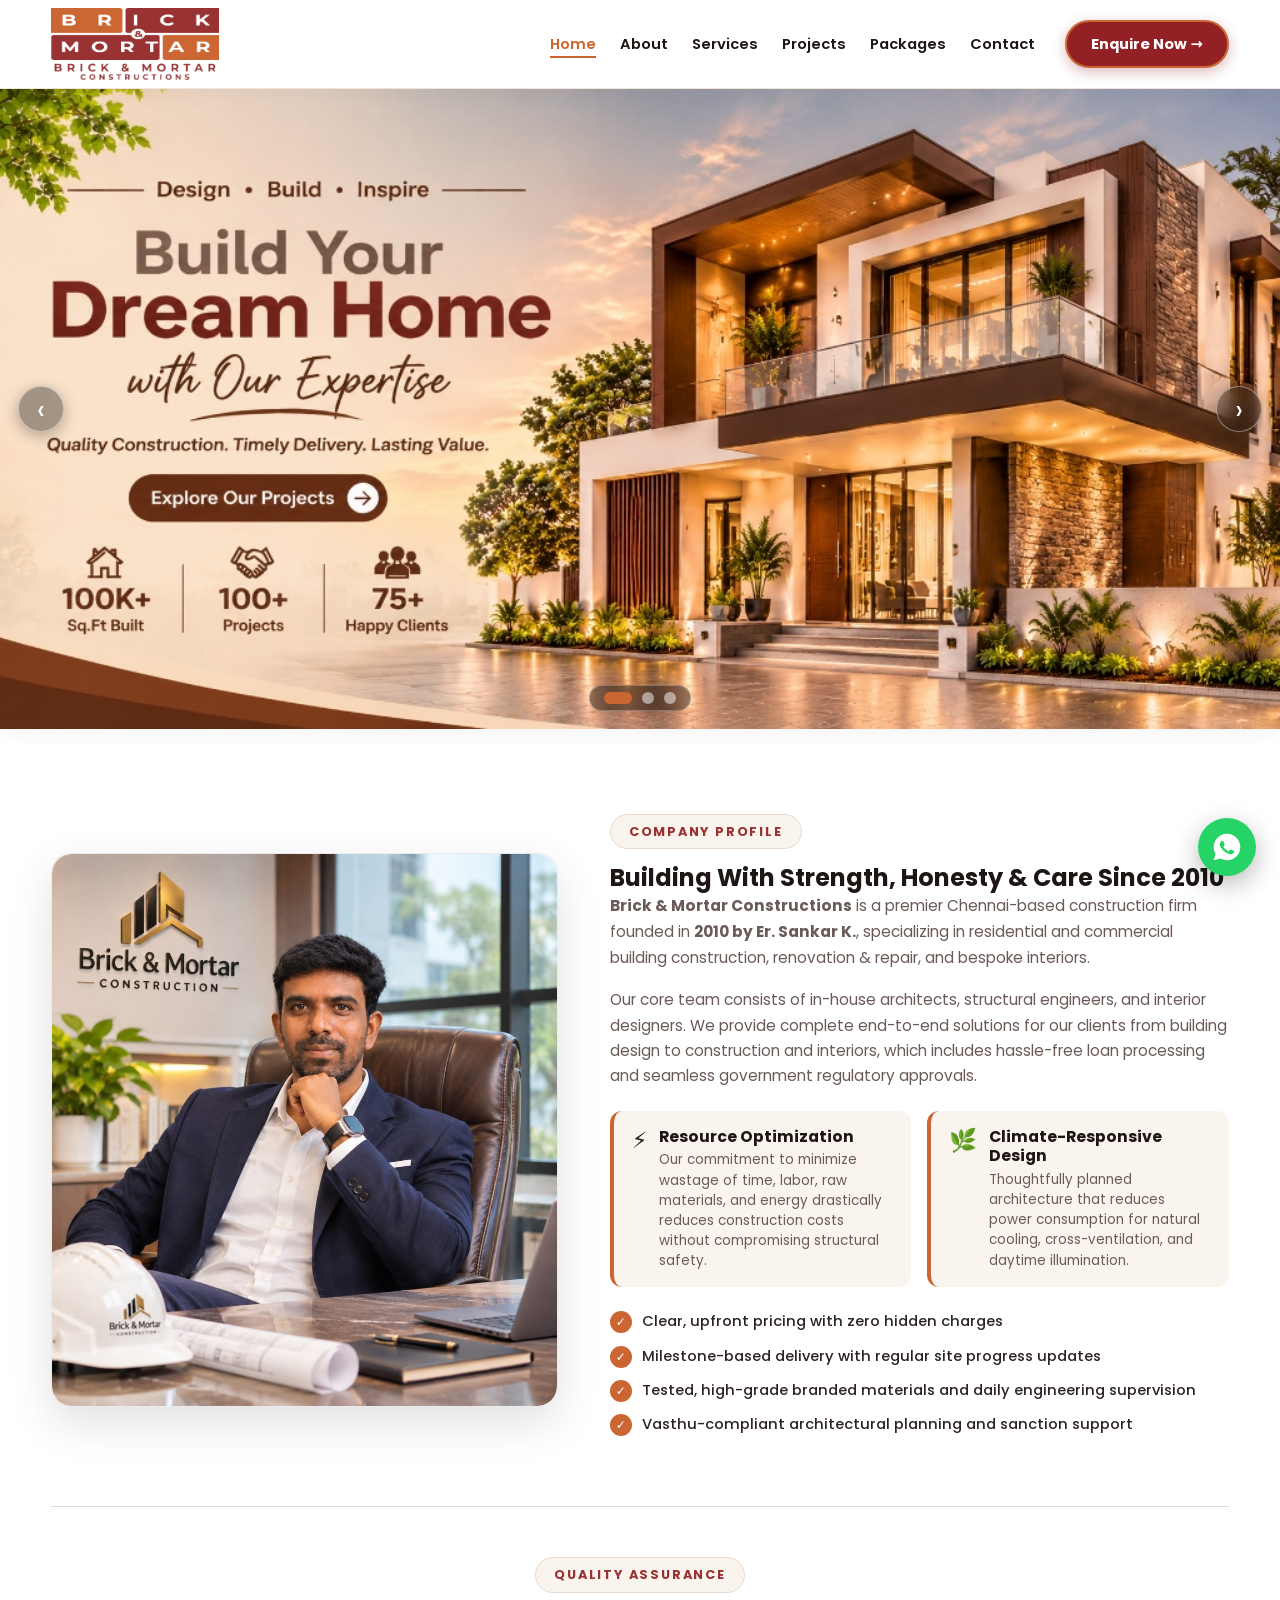
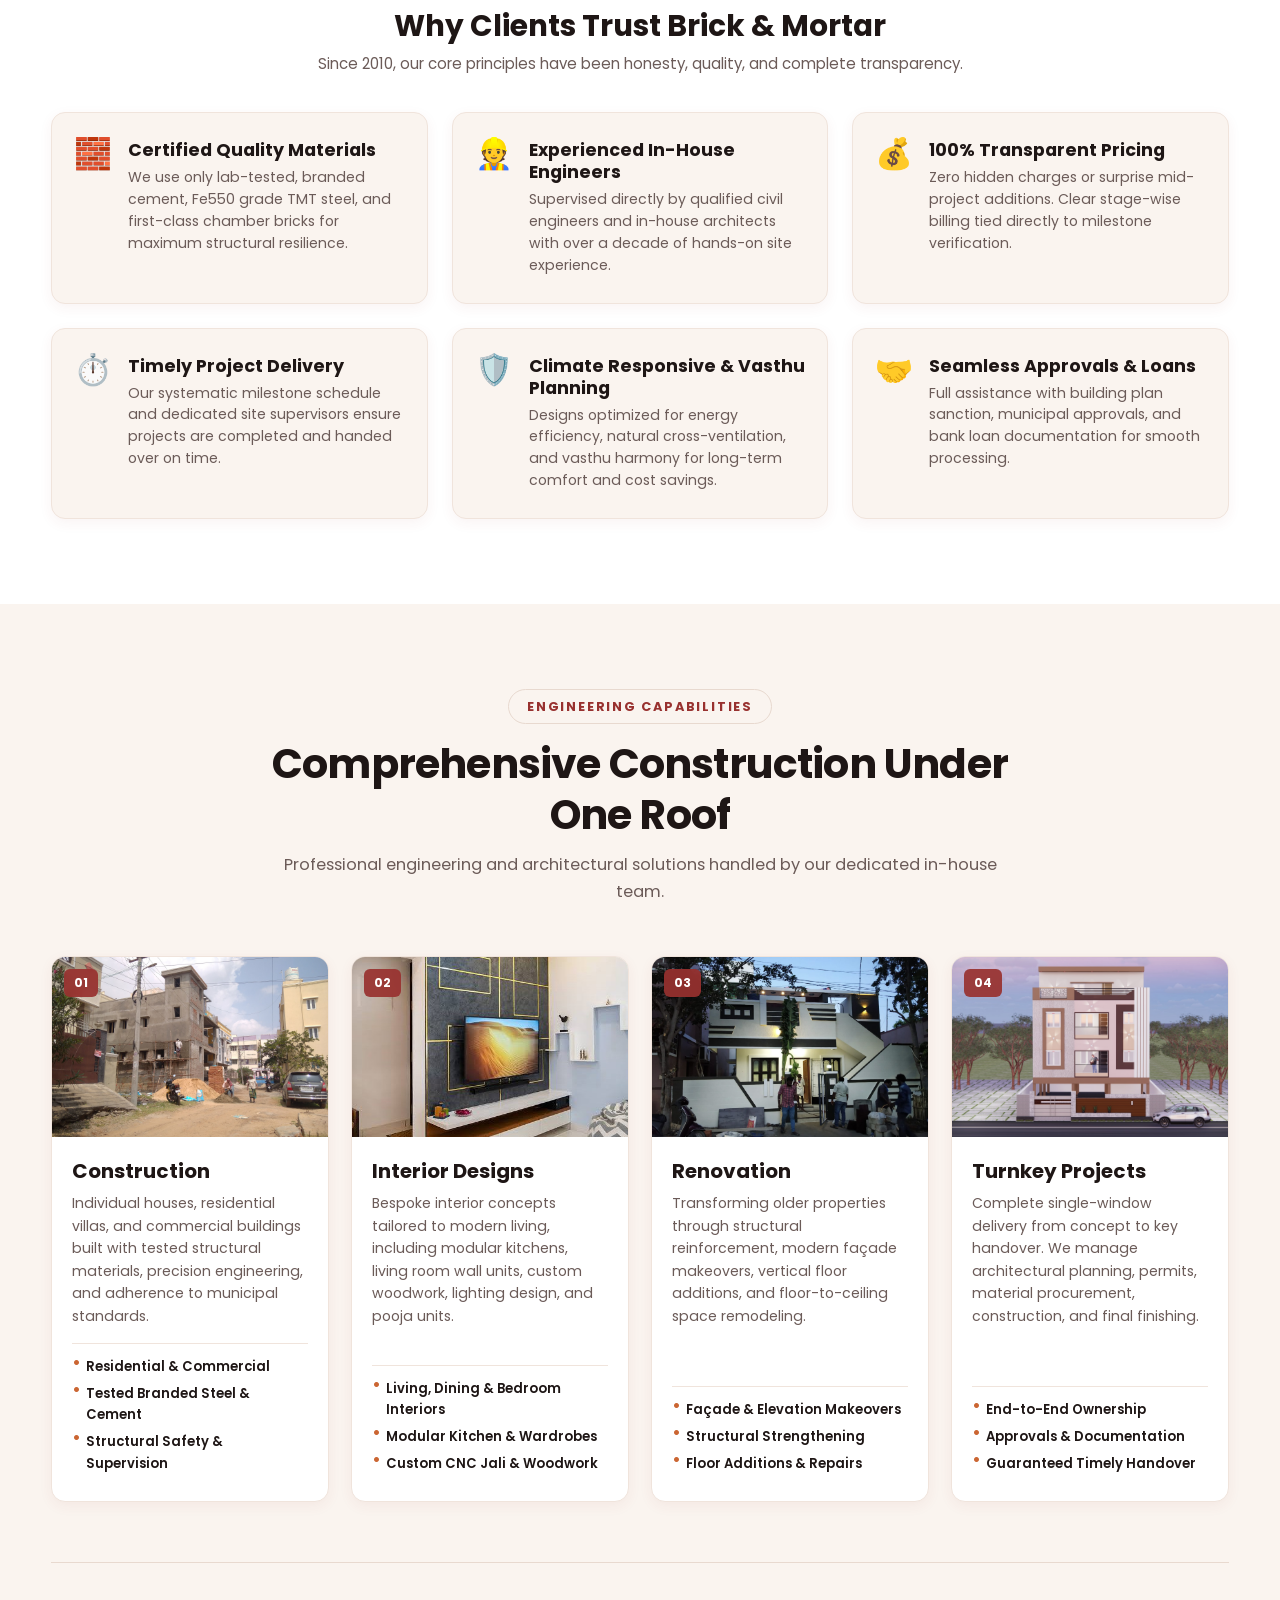
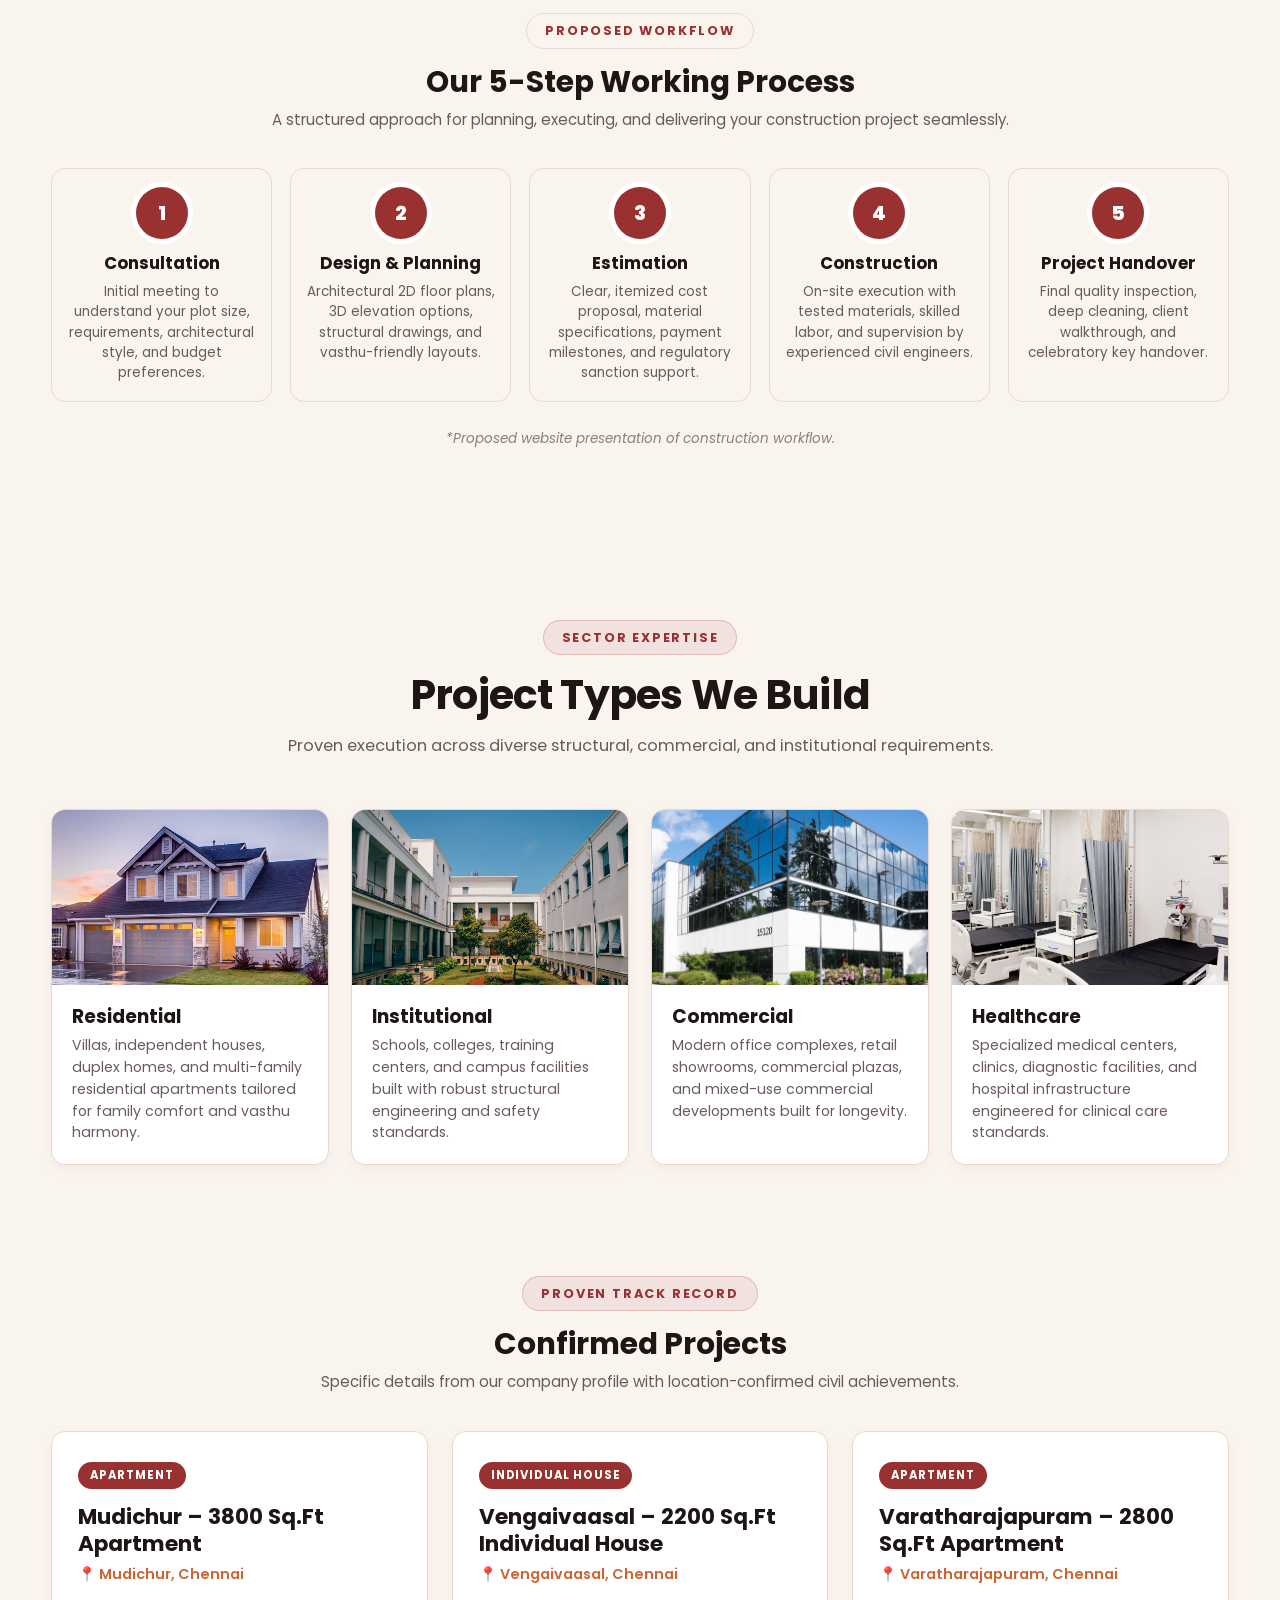
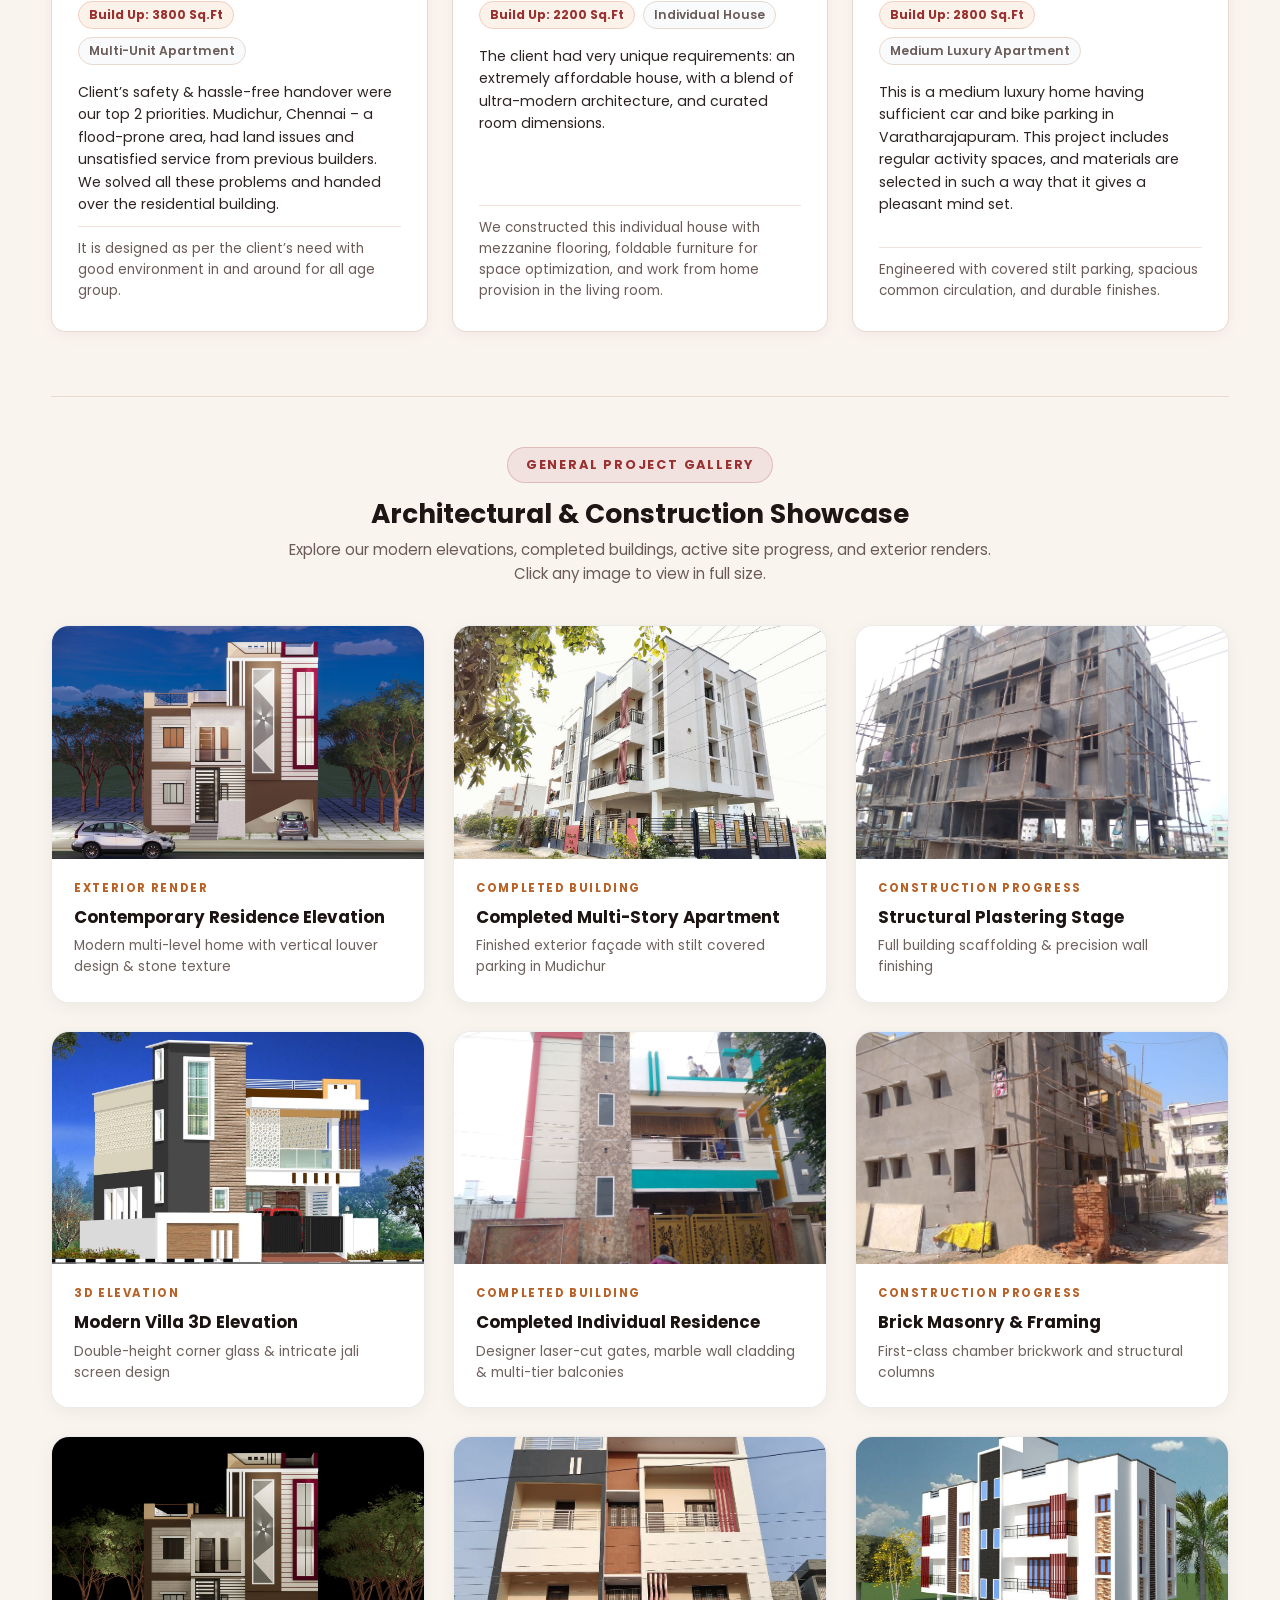
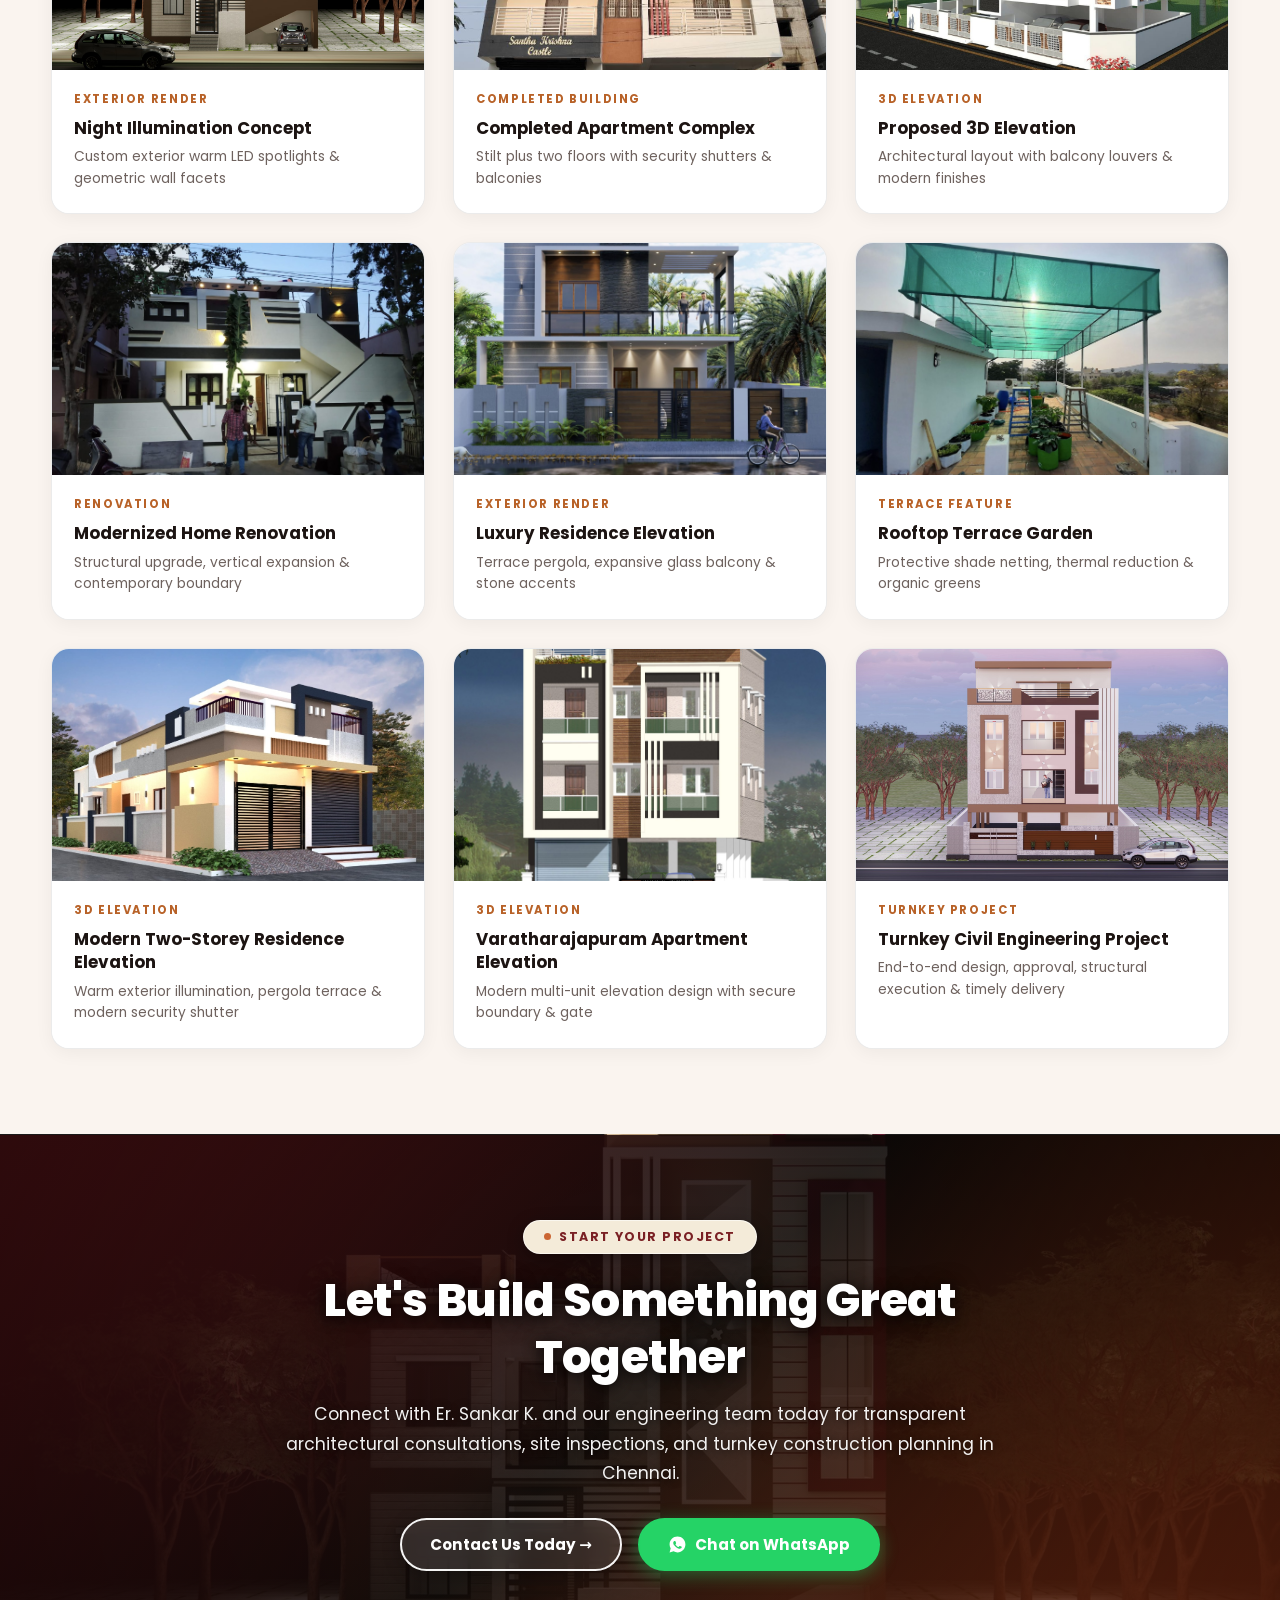
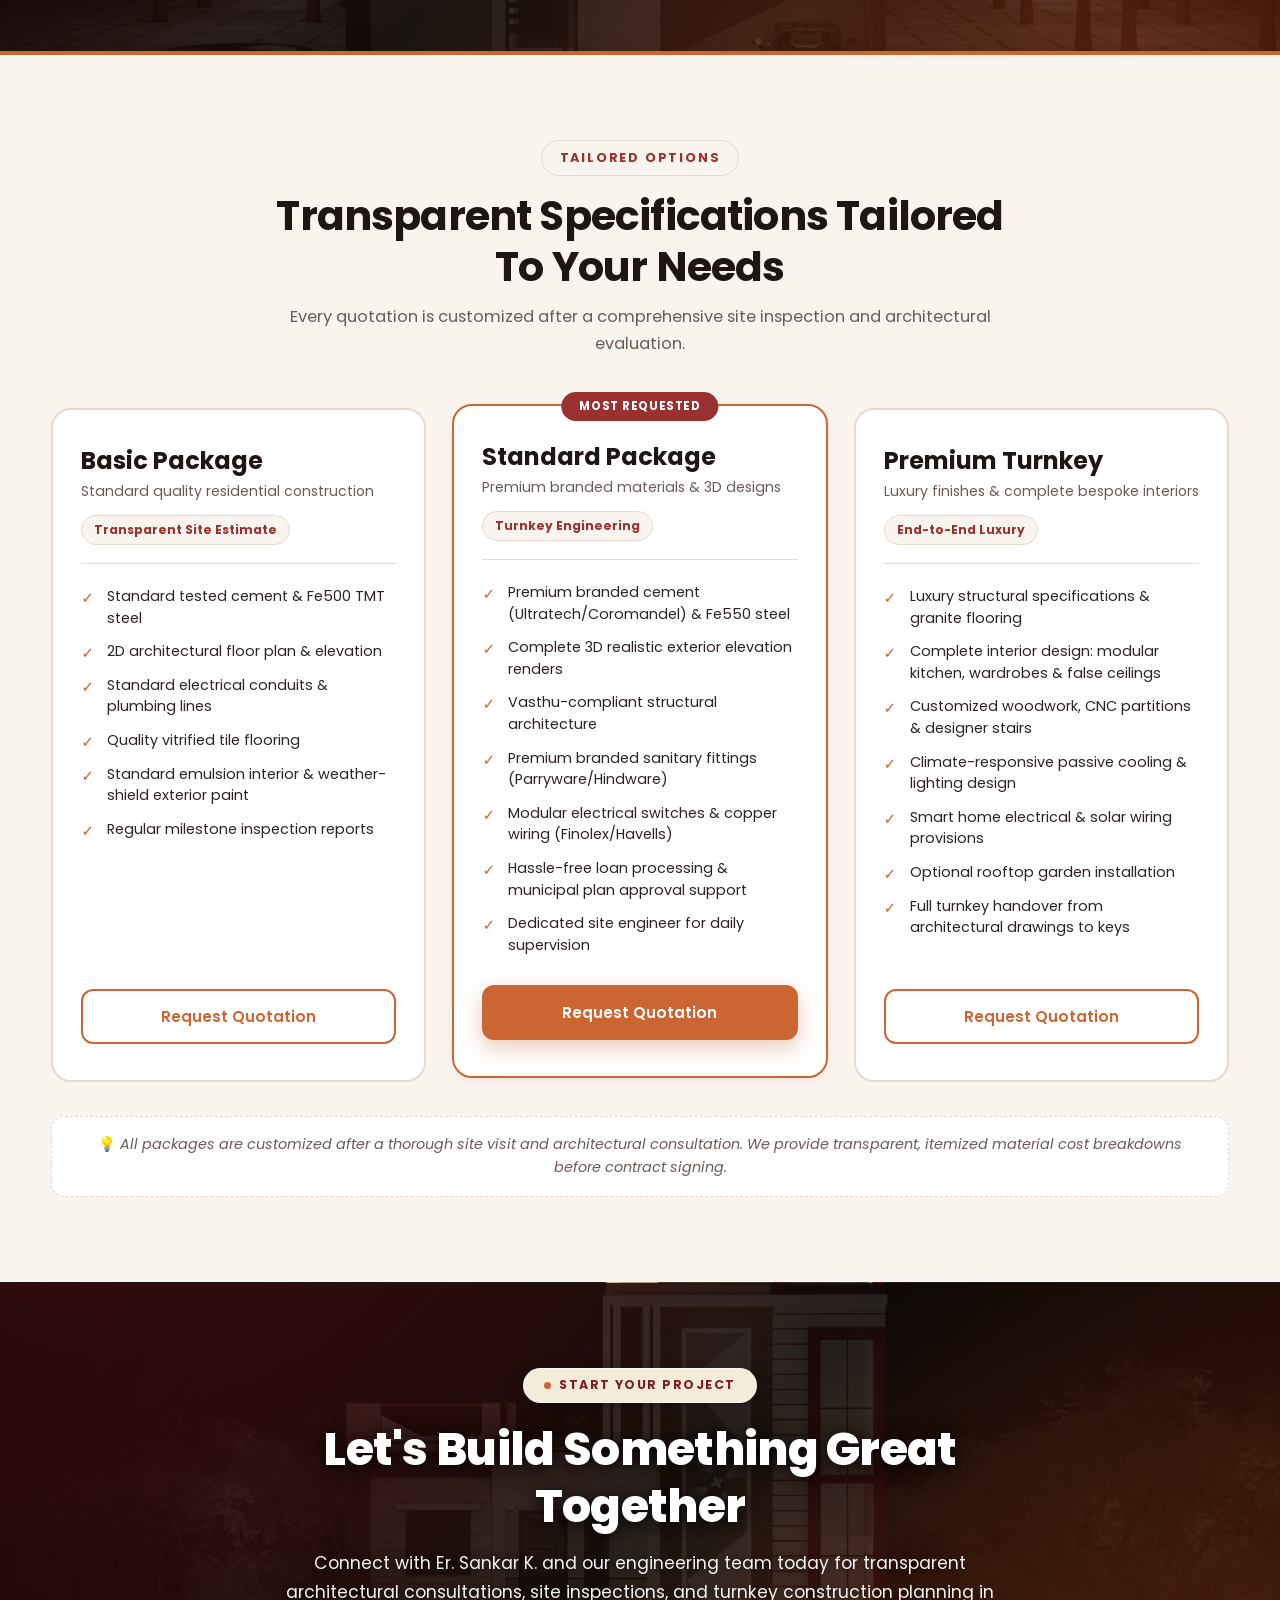
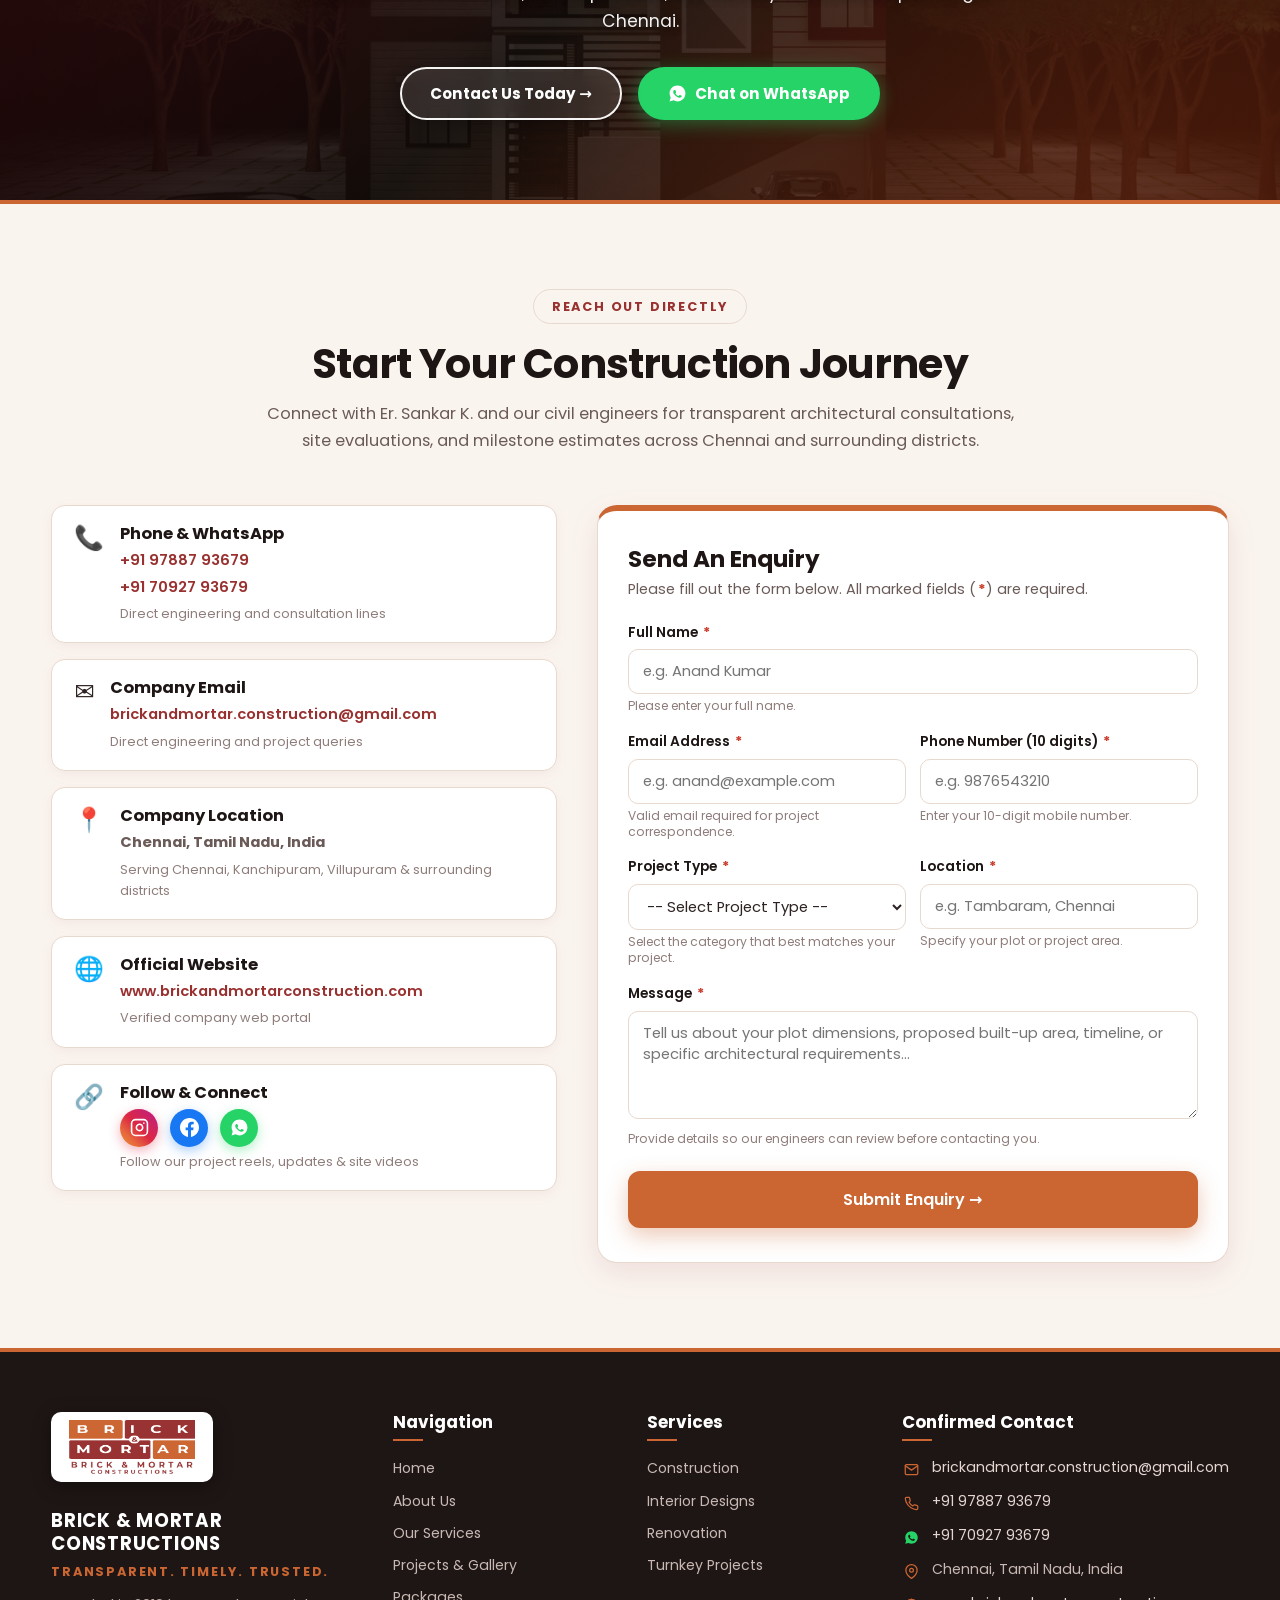
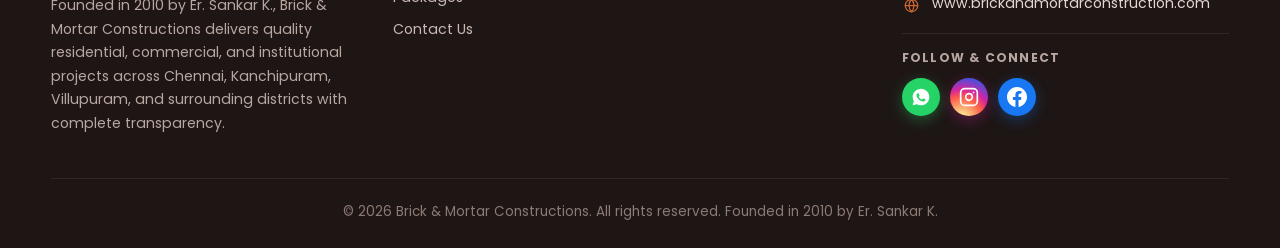
<file: index.html>
<!DOCTYPE html>
<html lang="en">
<head>
  <meta charset="UTF-8">
  <meta name="viewport" content="width=device-width, initial-scale=1.0">
  <title>Brick &amp; Mortar Constructions | Transparent. Timely. Trusted.</title>
  <meta name="description" content="Brick &amp; Mortar Constructions – Chennai-based construction firm founded in 2010 by Er. Sankar K. Transparent. Timely. Trusted. 100K+ Sq.Ft built across 100+ projects.">
  <link rel="canonical" href="http://www.brickandmortarconstruction.com/">
  <link rel="icon" type="image/png" href="images/logo.png">
  <meta name="theme-color" content="#98312F">

  <!-- Open Graph / Social Sharing -->
  <meta property="og:type" content="website">
  <meta property="og:url" content="http://www.brickandmortarconstruction.com/">
  <meta property="og:title" content="Brick &amp; Mortar Constructions | Transparent. Timely. Trusted.">
  <meta property="og:description" content="Chennai-based construction firm founded in 2010 by Er. Sankar K. 100K+ Sq.Ft built across 100+ projects. Transparent, timely, and trusted civil engineering &amp; construction.">
  <meta property="og:image" content="images/hero-building.jpg">

  <!-- Twitter Card -->
  <meta name="twitter:card" content="summary_large_image">
  <meta name="twitter:title" content="Brick &amp; Mortar Constructions | Transparent. Timely. Trusted.">
  <meta name="twitter:description" content="Chennai-based construction firm founded in 2010 by Er. Sankar K. 100K+ Sq.Ft built across 100+ projects.">
  <meta name="twitter:image" content="images/hero-building.jpg">
  <link rel="preconnect" href="https://fonts.googleapis.com">
  <link rel="preconnect" href="https://fonts.gstatic.com" crossorigin>
  <link href="https://fonts.googleapis.com/css2?family=Poppins:ital,wght@0,300;0,400;0,500;0,600;0,700;0,800;1,400&display=swap" rel="stylesheet">
  <link rel="stylesheet" href="style.css">
</head>
<body>

  <!-- ============ 1. HEADER & NAVIGATION ============ -->
  <header>
    <div class="container nav">
      <a href="index.html" class="logo" aria-label="Brick &amp; Mortar Constructions Home">
        <img src="images/logo.png" alt="Brick &amp; Mortar Constructions Logo" class="brand-logo" width="168" height="72">
      </a>
      <input type="checkbox" id="menu" class="menu-toggle" aria-label="Toggle navigation menu">
      <label for="menu" class="burger" aria-label="Open menu">
        <span></span>
        <span></span>
        <span></span>
      </label>
      <label for="menu" class="nav-overlay" aria-hidden="true"></label>
      <ul class="nav-links">
        <li><a href="index.html" class="active">Home</a></li>
        <li><a href="about.html">About</a></li>
        <li><a href="services.html">Services</a></li>
        <li><a href="projects.html">Projects</a></li>
        <li><a href="packages.html">Packages</a></li>
        <li><a href="contact.html">Contact</a></li>
        <li><a href="https://wa.me/917092793679" class="btn btn-primary nav-cta" target="_blank" rel="noopener">Enquire Now →</a></li>
      </ul>
    </div>
  </header>

  <!-- ============ 3. HERO BANNER CAROUSEL (Sliding Multi-Banner) ============ -->
  <section class="hero-banner-master-wrap" id="home" aria-label="Featured Projects Banner Slider" style="padding: 0 !important; margin: 0 !important;">
    <div class="hero-carousel">
      <!-- Pure CSS Slide Radios -->
      <input type="radio" name="hero-slider" id="hero-slide-1" class="hero-radio" checked aria-label="Slide 1: Build Your Dream Home with Our Expertise">
      <input type="radio" name="hero-slider" id="hero-slide-2" class="hero-radio" aria-label="Slide 2: Your Dream Home Our Expertise">
      <input type="radio" name="hero-slider" id="hero-slide-3" class="hero-radio" aria-label="Slide 3: Building Better Homes for a Brighter Tomorrow">

      <!-- Sliding Track -->
      <div class="carousel-track">
        <!-- SLIDE 1: Build Your Dream Home with Our Expertise -->
        <div class="carousel-slide slide-1">
          <div class="banner-master-inner">
            <img src="images/hero-banner-master.jpg" 
                 alt="Brick &amp; Mortar Constructions - Build Your Dream Home with Our Expertise. Quality Construction. Timely Delivery. Lasting Value." 
                 class="hero-master-img"
                 width="1024"
                 height="512"
                 fetchpriority="high">
            <a href="projects.html" class="slide1-btn" aria-label="Explore Our Projects - Portfolio and Gallery">
              <span class="sr-only">Explore Our Projects</span>
            </a>
            <a href="projects.html" class="slide1-stats" aria-label="View 100+ Completed Projects and Portfolio">
              <span class="sr-only">View 100+ Completed Projects</span>
            </a>
          </div>
        </div>

        <!-- SLIDE 2: Your Dream Home Our Expertise -->
        <div class="carousel-slide slide-2">
          <div class="banner-master-inner">
            <img src="images/hero-banner-slide2.jpg" 
                 alt="Brick &amp; Mortar Constructions - Your Dream Home Our Expertise. Dream, Plan, Build." 
                 class="hero-master-img"
                 width="1024"
                 height="512"
                 loading="lazy">
            <a href="projects.html" class="slide2-btn" aria-label="Explore Our Work - Projects and Gallery">
              <span class="sr-only">Explore Our Work</span>
            </a>
            <a href="projects.html" class="slide2-stats" aria-label="View 100+ Completed Projects and Portfolio">
              <span class="sr-only">View 100+ Completed Projects</span>
            </a>
          </div>
        </div>

        <!-- SLIDE 3: Building Better Homes for a Brighter Tomorrow -->
        <div class="carousel-slide slide-3">
          <div class="banner-master-inner">
            <img src="images/hero-banner-slide3.jpg" 
                 alt="Brick &amp; Mortar Constructions - Building Better Homes for a Brighter Tomorrow. From concept to completion, we craft homes that bring comfort, style and long-term value to your life." 
                 class="hero-master-img"
                 width="1024"
                 height="512"
                 loading="lazy">
            <a href="projects.html" class="slide3-btn" aria-label="Explore Our Portfolio - Brick &amp; Mortar Constructions">
              <span class="sr-only">Explore Our Portfolio</span>
            </a>
            <a href="projects.html" class="slide3-stats" aria-label="View 100K+ Sq.Ft Built, 100+ Projects, 75+ Happy Clients, On-Time Delivery">
              <span class="sr-only">View Completed Projects &amp; Statistics</span>
            </a>
          </div>
        </div>
      </div>

      <!-- Arrow Controls -->
      <!-- Slide 1 Active (Default) -->
      <label for="hero-slide-3" class="carousel-arrow arrow-prev for-slide-1" aria-label="Previous Slide">‹</label>
      <label for="hero-slide-2" class="carousel-arrow arrow-next for-slide-1" aria-label="Next Slide">›</label>

      <!-- Slide 2 Active -->
      <label for="hero-slide-1" class="carousel-arrow arrow-prev for-slide-2" aria-label="Previous Slide">‹</label>
      <label for="hero-slide-3" class="carousel-arrow arrow-next for-slide-2" aria-label="Next Slide">›</label>

      <!-- Slide 3 Active -->
      <label for="hero-slide-2" class="carousel-arrow arrow-prev for-slide-3" aria-label="Previous Slide">‹</label>
      <label for="hero-slide-1" class="carousel-arrow arrow-next for-slide-3" aria-label="Next Slide">›</label>

      <!-- Carousel Dot Indicators -->
      <div class="carousel-dots">
        <label for="hero-slide-1" class="carousel-dot dot-1" aria-label="Go to Slide 1"></label>
        <label for="hero-slide-2" class="carousel-dot dot-2" aria-label="Go to Slide 2"></label>
        <label for="hero-slide-3" class="carousel-dot dot-3" aria-label="Go to Slide 3"></label>
      </div>
    </div>

    <!-- Semantic heading & statistics for accessibility & search engines -->
    <div class="sr-only">
      <h1>Brick &amp; Mortar Constructions - You Dream It. We Build It.</h1>
      <p>Building Better Homes for a Brighter Tomorrow. From concept to completion, we craft homes that bring comfort, style and long-term value to your life.</p>
      <ul>
        <li>100K+ Sq.Ft Built</li>
        <li>100+ Projects Completed</li>
        <li>75+ Clients Satisfied</li>
        <li>On-Time Delivery Guaranteed</li>
      </ul>
    </div>
  </section>

  <!-- ============ 1. ABOUT US SECTION ============ -->
  <section class="about" id="about">
    <div class="container about-grid">
      <div class="about-visuals">
        <div class="about-founder-showcase">
          <img src="images/founder-portrait.jpg" 
               alt="Er. Sankar K., Founder &amp; Principal Engineer of Brick &amp; Mortar Constructions" 
               class="about-founder-photo" 
               width="935" 
               height="1024" 
               loading="eager" 
               >
        </div>
      </div>

      <div class="about-text">
        <span class="tag">Company Profile</span>
        <h2>Building With Strength, Honesty &amp; Care Since 2010</h2>
        <p class="about-lead"><strong>Brick &amp; Mortar Constructions</strong> is a premier Chennai-based construction firm founded in <strong>2010 by Er. Sankar K.</strong>, specializing in residential and commercial building construction, renovation &amp; repair, and bespoke interiors.</p>
        <p>Our core team consists of in-house architects, structural engineers, and interior designers. We provide complete end-to-end solutions for our clients from building design to construction and interiors, which includes hassle-free loan processing and seamless government regulatory approvals.</p>
        
        <div class="about-features">
          <div class="feature-box">
            <div class="feat-icon">⚡</div>
            <div>
              <h4>Resource Optimization</h4>
              <p>Our commitment to minimize wastage of time, labor, raw materials, and energy drastically reduces construction costs without compromising structural safety.</p>
            </div>
          </div>
          <div class="feature-box">
            <div class="feat-icon">🌿</div>
            <div>
              <h4>Climate-Responsive Design</h4>
              <p>Thoughtfully planned architecture that reduces power consumption for natural cooling, cross-ventilation, and daytime illumination.</p>
            </div>
          </div>
        </div>

        <ul class="checks">
          <li>Clear, upfront pricing with zero hidden charges</li>
          <li>Milestone-based delivery with regular site progress updates</li>
          <li>Tested, high-grade branded materials and daily engineering supervision</li>
          <li>Vasthu-compliant architectural planning and sanction support</li>
        </ul>
      </div>
    </div>

    <!-- Quality Assurance & Trust (Integrated under About Us) -->
    <div class="container">
      <div class="about-quality-wrap">
        <div class="sub-head">
          <span class="tag">Quality Assurance</span>
          <h3>Why Clients Trust Brick &amp; Mortar</h3>
          <p>Since 2010, our core principles have been honesty, quality, and complete transparency.</p>
        </div>

        <div class="quality-grid">
          <div class="quality-item">
            <div class="q-icon">🧱</div>
            <div class="q-text">
              <h4>Certified Quality Materials</h4>
              <p>We use only lab-tested, branded cement, Fe550 grade TMT steel, and first-class chamber bricks for maximum structural resilience.</p>
            </div>
          </div>

          <div class="quality-item">
            <div class="q-icon">👷</div>
            <div class="q-text">
              <h4>Experienced In-House Engineers</h4>
              <p>Supervised directly by qualified civil engineers and in-house architects with over a decade of hands-on site experience.</p>
            </div>
          </div>

          <div class="quality-item">
            <div class="q-icon">💰</div>
            <div class="q-text">
              <h4>100% Transparent Pricing</h4>
              <p>Zero hidden charges or surprise mid-project additions. Clear stage-wise billing tied directly to milestone verification.</p>
            </div>
          </div>

          <div class="quality-item">
            <div class="q-icon">⏱️</div>
            <div class="q-text">
              <h4>Timely Project Delivery</h4>
              <p>Our systematic milestone schedule and dedicated site supervisors ensure projects are completed and handed over on time.</p>
            </div>
          </div>

          <div class="quality-item">
            <div class="q-icon">🛡️</div>
            <div class="q-text">
              <h4>Climate Responsive &amp; Vasthu Planning</h4>
              <p>Designs optimized for energy efficiency, natural cross-ventilation, and vasthu harmony for long-term comfort and cost savings.</p>
            </div>
          </div>

          <div class="quality-item">
            <div class="q-icon">🤝</div>
            <div class="q-text">
              <h4>Seamless Approvals &amp; Loans</h4>
              <p>Full assistance with building plan sanction, municipal approvals, and bank loan documentation for smooth processing.</p>
            </div>
          </div>
        </div>
      </div>
    </div>
  </section>

  <!-- ============ 3. OUR SERVICES SECTION ============ -->
  <section class="services" id="services">
    <div class="container">
      <div class="section-head">
        <span class="tag">Engineering Capabilities</span>
        <h2>Comprehensive Construction Under One Roof</h2>
        <p>Professional engineering and architectural solutions handled by our dedicated in-house team.</p>
      </div>

      <div class="cards-grid">
        <!-- Service 1: Construction -->
        <div class="service-card">
          <div class="service-img-wrap">
            <img src="images/service-construction.jpg" alt="Construction Service by Brick &amp; Mortar" width="400" height="260" loading="lazy" decoding="async">
            <div class="service-num">01</div>
          </div>
          <div class="service-content">
            <h3>Construction</h3>
            <p>Individual houses, residential villas, and commercial buildings built with tested structural materials, precision engineering, and adherence to municipal standards.</p>
            <ul class="service-points">
              <li>Residential &amp; Commercial</li>
              <li>Tested Branded Steel &amp; Cement</li>
              <li>Structural Safety &amp; Supervision</li>
            </ul>
          </div>
        </div>

        <!-- Service 2: Interior Designs -->
        <div class="service-card">
          <div class="service-img-wrap">
            <img src="images/service-interiors.jpg" alt="Interior Designs by Brick &amp; Mortar" width="400" height="260" loading="lazy" decoding="async">
            <div class="service-num">02</div>
          </div>
          <div class="service-content">
            <h3>Interior Designs</h3>
            <p>Bespoke interior concepts tailored to modern living, including modular kitchens, living room wall units, custom woodwork, lighting design, and pooja units.</p>
            <ul class="service-points">
              <li>Living, Dining &amp; Bedroom Interiors</li>
              <li>Modular Kitchen &amp; Wardrobes</li>
              <li>Custom CNC Jali &amp; Woodwork</li>
            </ul>
          </div>
        </div>

        <!-- Service 3: Renovation -->
        <div class="service-card">
          <div class="service-img-wrap">
            <img src="images/service-renovation.jpg" alt="Renovation Service by Brick &amp; Mortar" width="400" height="260" loading="lazy" decoding="async">
            <div class="service-num">03</div>
          </div>
          <div class="service-content">
            <h3>Renovation</h3>
            <p>Transforming older properties through structural reinforcement, modern façade makeovers, vertical floor additions, and floor-to-ceiling space remodeling.</p>
            <ul class="service-points">
              <li>Façade &amp; Elevation Makeovers</li>
              <li>Structural Strengthening</li>
              <li>Floor Additions &amp; Repairs</li>
            </ul>
          </div>
        </div>

        <!-- Service 4: Turnkey Projects -->
        <div class="service-card">
          <div class="service-img-wrap">
            <img src="images/service-turnkey.jpg" alt="Turnkey Projects by Brick &amp; Mortar" width="400" height="260" loading="lazy" decoding="async">
            <div class="service-num">04</div>
          </div>
          <div class="service-content">
            <h3>Turnkey Projects</h3>
            <p>Complete single-window delivery from concept to key handover. We manage architectural planning, permits, material procurement, construction, and final finishing.</p>
            <ul class="service-points">
              <li>End-to-End Ownership</li>
              <li>Approvals &amp; Documentation</li>
              <li>Guaranteed Timely Handover</li>
            </ul>
          </div>
        </div>
      </div>

      <!-- Our Working Process (Integrated under Services) -->
      <div class="services-process-wrap">
        <div class="sub-head">
          <span class="tag">Proposed Workflow</span>
          <h3>Our 5-Step Working Process</h3>
          <p>A structured approach for planning, executing, and delivering your construction project seamlessly.</p>
        </div>

        <div class="process-steps">
          <div class="p-step">
            <div class="step-num">1</div>
            <h4>Consultation</h4>
            <p>Initial meeting to understand your plot size, requirements, architectural style, and budget preferences.</p>
          </div>
          <div class="p-step">
            <div class="step-num">2</div>
            <h4>Design &amp; Planning</h4>
            <p>Architectural 2D floor plans, 3D elevation options, structural drawings, and vasthu-friendly layouts.</p>
          </div>
          <div class="p-step">
            <div class="step-num">3</div>
            <h4>Estimation</h4>
            <p>Clear, itemized cost proposal, material specifications, payment milestones, and regulatory sanction support.</p>
          </div>
          <div class="p-step">
            <div class="step-num">4</div>
            <h4>Construction</h4>
            <p>On-site execution with tested materials, skilled labor, and supervision by experienced civil engineers.</p>
          </div>
          <div class="p-step">
            <div class="step-num">5</div>
            <h4>Project Handover</h4>
            <p>Final quality inspection, deep cleaning, client walkthrough, and celebratory key handover.</p>
          </div>
        </div>
        <p class="process-note"><em>*Proposed website presentation of construction workflow.</em></p>
      </div>
    </div>
  </section>

  <!-- ============ 4. OUR PROJECTS (SECTOR EXPERTISE, PORTFOLIO & GENERAL GALLERY) ============ -->
  <section class="projects-section" id="projects">
    <div class="container">
      <div class="section-head">
        <span class="tag">Sector Expertise</span>
        <h2>Project Types We Build</h2>
        <p>Proven execution across diverse structural, commercial, and institutional requirements.</p>
      </div>

      <!-- Project Types (Integrated under Projects) -->
      <div class="project-types-sub">
        <div class="types-grid">
          <div class="type-card">
            <div class="type-image">
              <img src="images/type-residential.jpg" alt="Residential Construction Project" width="350" height="175" loading="lazy" decoding="async">
            </div>
            <div class="type-body">
              <h3>Residential</h3>
              <p>Villas, independent houses, duplex homes, and multi-family residential apartments tailored for family comfort and vasthu harmony.</p>
            </div>
          </div>

          <div class="type-card">
            <div class="type-image">
              <img src="images/type-institutional.jpg" alt="Institutional Construction Project" width="350" height="175" loading="lazy" decoding="async">
            </div>
            <div class="type-body">
              <h3>Institutional</h3>
              <p>Schools, colleges, training centers, and campus facilities built with robust structural engineering and safety standards.</p>
            </div>
          </div>

          <div class="type-card">
            <div class="type-image">
              <img src="images/type-commercial.jpg" alt="Commercial Construction Project" width="350" height="175" loading="lazy" decoding="async">
            </div>
            <div class="type-body">
              <h3>Commercial</h3>
              <p>Modern office complexes, retail showrooms, commercial plazas, and mixed-use commercial developments built for longevity.</p>
            </div>
          </div>

          <div class="type-card">
            <div class="type-image">
              <img src="images/type-healthcare.jpg" alt="Healthcare Construction Project" width="350" height="175" loading="lazy" decoding="async">
            </div>
            <div class="type-body">
              <h3>Healthcare</h3>
              <p>Specialized medical centers, clinics, diagnostic facilities, and hospital infrastructure engineered for clinical care standards.</p>
            </div>
          </div>
        </div>
      </div>

      <div class="sub-head" style="margin-top: 40px;">
        <span class="tag">Proven Track Record</span>
        <h3>Confirmed Projects</h3>
        <p>Specific details from our company profile with location-confirmed civil achievements.</p>
      </div>

      <!-- Confirmed Project Details -->
      <div class="verified-projects-grid">
        <!-- Project 1: Mudichur -->
        <article class="verified-card">
          <div class="card-tag">Apartment</div>
          <h3>Mudichur – 3800 Sq.Ft Apartment</h3>
          <p class="card-loc">📍 Mudichur, Chennai</p>
          <div class="card-metrics">
            <span class="badge-size">Build Up: 3800 Sq.Ft</span>
            <span class="badge-type">Multi-Unit Apartment</span>
          </div>
          <p class="card-text">Client’s safety &amp; hassle-free handover were our top 2 priorities. Mudichur, Chennai – a flood-prone area, had land issues and unsatisfied service from previous builders. We solved all these problems and handed over the residential building.</p>
          <p class="card-sub">It is designed as per the client’s need with good environment in and around for all age group.</p>
        </article>

        <!-- Project 2: Vengaivaasal -->
        <article class="verified-card">
          <div class="card-tag">Individual House</div>
          <h3>Vengaivaasal – 2200 Sq.Ft Individual House</h3>
          <p class="card-loc">📍 Vengaivaasal, Chennai</p>
          <div class="card-metrics">
            <span class="badge-size">Build Up: 2200 Sq.Ft</span>
            <span class="badge-type">Individual House</span>
          </div>
          <p class="card-text">The client had very unique requirements: an extremely affordable house, with a blend of ultra-modern architecture, and curated room dimensions.</p>
          <p class="card-sub">We constructed this individual house with mezzanine flooring, foldable furniture for space optimization, and work from home provision in the living room.</p>
        </article>

        <!-- Project 3: Varatharajapuram -->
        <article class="verified-card">
          <div class="card-tag">Apartment</div>
          <h3>Varatharajapuram – 2800 Sq.Ft Apartment</h3>
          <p class="card-loc">📍 Varatharajapuram, Chennai</p>
          <div class="card-metrics">
            <span class="badge-size">Build Up: 2800 Sq.Ft</span>
            <span class="badge-type">Medium Luxury Apartment</span>
          </div>
          <p class="card-text">This is a medium luxury home having sufficient car and bike parking in Varatharajapuram. This project includes regular activity spaces, and materials are selected in such a way that it gives a pleasant mind set.</p>
          <p class="card-sub">Engineered with covered stilt parking, spacious common circulation, and durable finishes.</p>
        </article>
      </div>

      <!-- General Project Gallery with Bento Grid & Pure CSS Lightbox -->
      <div class="general-gallery-wrap" id="gallery">
        <div class="gallery-header">
          <span class="tag">General Project Gallery</span>
          <h3>Architectural &amp; Construction Showcase</h3>
          <p>Explore our modern elevations, completed buildings, active site progress, and exterior renders. Click any image to view in full size.</p>
        </div>

                <div class="gallery-cards-grid">
          <!-- Row 1: Card 1 -->
          <a href="#lightbox-1" class="project-showcase-card" aria-label="View Contemporary Residence Elevation in full size">
            <div class="showcase-card-img-wrap">
              <img src="images/elevation-modern-day.jpg" alt="Modern contemporary residential elevation 4K architectural render" width="400" height="260" loading="eager" >
            </div>
            <div class="showcase-card-body">
              <span class="showcase-card-tag">Exterior Render</span>
              <h4 class="showcase-card-title">Contemporary Residence Elevation</h4>
              <p class="showcase-card-desc">Modern multi-level home with vertical louver design &amp; stone texture</p>
            </div>
          </a>

          <!-- Row 1: Card 2 -->
          <a href="#lightbox-2" class="project-showcase-card" aria-label="View Completed Multi-Story Apartment in full size">
            <div class="showcase-card-img-wrap">
              <img src="images/mudichur-completed.jpg" alt="Completed multi-story residential apartment building" width="400" height="260" loading="eager" >
            </div>
            <div class="showcase-card-body">
              <span class="showcase-card-tag">Completed Building</span>
              <h4 class="showcase-card-title">Completed Multi-Story Apartment</h4>
              <p class="showcase-card-desc">Finished exterior façade with stilt covered parking in Mudichur</p>
            </div>
          </a>

          <!-- Row 1: Card 3 -->
          <a href="#lightbox-3" class="project-showcase-card" aria-label="View Structural Plastering Stage in full size">
            <div class="showcase-card-img-wrap">
              <img src="images/mudichur-construction.jpg" alt="Multi-story residential building under construction during plastering" width="400" height="260" loading="eager" >
            </div>
            <div class="showcase-card-body">
              <span class="showcase-card-tag">Construction Progress</span>
              <h4 class="showcase-card-title">Structural Plastering Stage</h4>
              <p class="showcase-card-desc">Full building scaffolding &amp; precision wall finishing</p>
            </div>
          </a>

          <!-- Row 2: Card 4 -->
          <a href="#lightbox-4" class="project-showcase-card" aria-label="View Modern Villa 3D Elevation in full size">
            <div class="showcase-card-img-wrap">
              <img src="images/vengaivaasal-elevation.jpg" alt="Modern villa 3D elevation render with decorative jali screen" width="400" height="260" loading="eager" >
            </div>
            <div class="showcase-card-body">
              <span class="showcase-card-tag">3D Elevation</span>
              <h4 class="showcase-card-title">Modern Villa 3D Elevation</h4>
              <p class="showcase-card-desc">Double-height corner glass &amp; intricate jali screen design</p>
            </div>
          </a>

          <!-- Row 2: Card 5 -->
          <a href="#lightbox-5" class="project-showcase-card" aria-label="View Completed Individual Residence in full size">
            <div class="showcase-card-img-wrap">
              <img src="images/vengaivaasal-completed.jpg" alt="Completed individual home handover with marble stone finish" width="400" height="260" loading="eager" >
            </div>
            <div class="showcase-card-body">
              <span class="showcase-card-tag">Completed Building</span>
              <h4 class="showcase-card-title">Completed Individual Residence</h4>
              <p class="showcase-card-desc">Designer laser-cut gates, marble wall cladding &amp; multi-tier balconies</p>
            </div>
          </a>

          <!-- Row 2: Card 6 -->
          <a href="#lightbox-6" class="project-showcase-card" aria-label="View Brick Masonry &amp; Framing in full size">
            <div class="showcase-card-img-wrap">
              <img src="images/vengaivaasal-construction.jpg" alt="Individual residence during brick masonry and framing" width="400" height="260" loading="eager" >
            </div>
            <div class="showcase-card-body">
              <span class="showcase-card-tag">Construction Progress</span>
              <h4 class="showcase-card-title">Brick Masonry &amp; Framing</h4>
              <p class="showcase-card-desc">First-class chamber brickwork and structural columns</p>
            </div>
          </a>

          <!-- Row 3: Card 7 -->
          <a href="#lightbox-7" class="project-showcase-card" aria-label="View Night Illumination Concept in full size">
            <div class="showcase-card-img-wrap">
              <img src="images/elevation-modern-night.jpg" alt="Modern home night elevation render with architectural illumination" width="400" height="260" loading="eager" >
            </div>
            <div class="showcase-card-body">
              <span class="showcase-card-tag">Exterior Render</span>
              <h4 class="showcase-card-title">Night Illumination Concept</h4>
              <p class="showcase-card-desc">Custom exterior warm LED spotlights &amp; geometric wall facets</p>
            </div>
          </a>

          <!-- Row 3: Card 8 -->
          <a href="#lightbox-8" class="project-showcase-card" aria-label="View Completed Apartment Complex in full size">
            <div class="showcase-card-img-wrap">
              <img src="images/varatharajapuram-completed.jpg" alt="Completed residential apartment complex with covered parking" width="400" height="260" loading="eager" >
            </div>
            <div class="showcase-card-body">
              <span class="showcase-card-tag">Completed Building</span>
              <h4 class="showcase-card-title">Completed Apartment Complex</h4>
              <p class="showcase-card-desc">Stilt plus two floors with security shutters &amp; balconies</p>
            </div>
          </a>

          <!-- Row 3: Card 9 -->
          <a href="#lightbox-9" class="project-showcase-card" aria-label="View Proposed 3D Elevation in full size">
            <div class="showcase-card-img-wrap">
              <img src="images/mudichur-elevation.jpg" alt="Proposed 3D apartment elevation with modern color scheme" width="400" height="260" loading="eager" >
            </div>
            <div class="showcase-card-body">
              <span class="showcase-card-tag">3D Elevation</span>
              <h4 class="showcase-card-title">Proposed 3D Elevation</h4>
              <p class="showcase-card-desc">Architectural layout with balcony louvers &amp; modern finishes</p>
            </div>
          </a>

          <!-- Row 4: Card 10 -->
          <a href="#lightbox-10" class="project-showcase-card" aria-label="View Modernized Home Renovation in full size">
            <div class="showcase-card-img-wrap">
              <img src="images/service-renovation.jpg" alt="Completed modern home renovation with second-floor addition" width="400" height="260" loading="eager" >
            </div>
            <div class="showcase-card-body">
              <span class="showcase-card-tag">Renovation</span>
              <h4 class="showcase-card-title">Modernized Home Renovation</h4>
              <p class="showcase-card-desc">Structural upgrade, vertical expansion &amp; contemporary boundary</p>
            </div>
          </a>

          <!-- Row 4: Card 11 -->
          <a href="#lightbox-11" class="project-showcase-card" aria-label="View Luxury Residence Elevation in full size">
            <div class="showcase-card-img-wrap">
              <img src="images/elevation-contemporary.jpg" alt="Contemporary luxury home elevation with terrace pergola" width="400" height="260" loading="eager" >
            </div>
            <div class="showcase-card-body">
              <span class="showcase-card-tag">Exterior Render</span>
              <h4 class="showcase-card-title">Luxury Residence Elevation</h4>
              <p class="showcase-card-desc">Terrace pergola, expansive glass balcony &amp; stone accents</p>
            </div>
          </a>

          <!-- Row 4: Card 12 -->
          <a href="#lightbox-12" class="project-showcase-card" aria-label="View Rooftop Terrace Garden in full size">
            <div class="showcase-card-img-wrap">
              <img src="images/rooftop-garden.jpg" alt="Rooftop terrace garden setup with green shade netting" width="400" height="260" loading="eager" >
            </div>
            <div class="showcase-card-body">
              <span class="showcase-card-tag">Terrace Feature</span>
              <h4 class="showcase-card-title">Rooftop Terrace Garden</h4>
              <p class="showcase-card-desc">Protective shade netting, thermal reduction &amp; organic greens</p>
            </div>
          </a>

          <!-- Row 5: Card 13 -->
          <a href="#lightbox-13" class="project-showcase-card" aria-label="View Modern Two-Storey Residence Elevation in full size">
            <div class="showcase-card-img-wrap">
              <img src="images/banner-elevation.jpg" alt="Modern two-storey residence architectural elevation render" width="400" height="260" loading="eager" >
            </div>
            <div class="showcase-card-body">
              <span class="showcase-card-tag">3D Elevation</span>
              <h4 class="showcase-card-title">Modern Two-Storey Residence Elevation</h4>
              <p class="showcase-card-desc">Warm exterior illumination, pergola terrace &amp; modern security shutter</p>
            </div>
          </a>

          <!-- Row 5: Card 14 -->
          <a href="#lightbox-14" class="project-showcase-card" aria-label="View Varatharajapuram Apartment Elevation in full size">
            <div class="showcase-card-img-wrap">
              <img src="images/varatharajapuram-elevation.jpg" alt="Varatharajapuram residential apartment 3D elevation render" width="400" height="260" loading="eager" >
            </div>
            <div class="showcase-card-body">
              <span class="showcase-card-tag">3D Elevation</span>
              <h4 class="showcase-card-title">Varatharajapuram Apartment Elevation</h4>
              <p class="showcase-card-desc">Modern multi-unit elevation design with secure boundary &amp; gate</p>
            </div>
          </a>

          <!-- Row 5: Card 15 -->
          <a href="#lightbox-15" class="project-showcase-card" aria-label="View Turnkey Civil Engineering Project in full size">
            <div class="showcase-card-img-wrap">
              <img src="images/service-turnkey.jpg" alt="Turnkey civil engineering construction and handover" width="400" height="260" loading="eager" >
            </div>
            <div class="showcase-card-body">
              <span class="showcase-card-tag">Turnkey Project</span>
              <h4 class="showcase-card-title">Turnkey Civil Engineering Project</h4>
              <p class="showcase-card-desc">End-to-end design, approval, structural execution &amp; timely delivery</p>
            </div>
          </a>
        </div>
      </div>
    </div>
  </section>

  <!-- ============ PURE CSS LIGHTBOX MODALS (No JavaScript) ============ -->
  <div id="lightbox-1" class="css-lightbox" role="dialog" aria-modal="true" aria-label="Contemporary Residence Elevation Lightbox">
    <a href="#gallery" class="lightbox-close" aria-label="Close image">&times;</a>
    <a href="#gallery" class="lightbox-backdrop" aria-label="Close image"></a>
    <div class="lightbox-dialog">
      <img src="images/elevation-modern-day.jpg" alt="Contemporary Residence Elevation" loading="lazy" decoding="async">
      <div class="lightbox-meta">
        <h4>Contemporary Residence Elevation (4K Daytime Render)</h4>
        <p>Architectural 3D visualization showcasing modern geometric volumes, vertical louvers, and warm wooden accents.</p>
      </div>
    </div>
  </div>

  <div id="lightbox-2" class="css-lightbox" role="dialog" aria-modal="true" aria-label="Completed Multi-Story Apartment Lightbox">
    <a href="#gallery" class="lightbox-close" aria-label="Close image">&times;</a>
    <a href="#gallery" class="lightbox-backdrop" aria-label="Close image"></a>
    <div class="lightbox-dialog">
      <img src="images/mudichur-completed.jpg" alt="Completed Multi-Story Apartment" loading="lazy" decoding="async">
      <div class="lightbox-meta">
        <h4>Completed Multi-Story Residential Apartment</h4>
        <p>Finished residential building featuring covered stilt parking, exterior stone cladding, and secure compound wall.</p>
      </div>
    </div>
  </div>

  <div id="lightbox-3" class="css-lightbox" role="dialog" aria-modal="true" aria-label="Structural Plastering Stage Lightbox">
    <a href="#gallery" class="lightbox-close" aria-label="Close image">&times;</a>
    <a href="#gallery" class="lightbox-backdrop" aria-label="Close image"></a>
    <div class="lightbox-dialog">
      <img src="images/mudichur-construction.jpg" alt="Structural Plastering Stage" loading="lazy" decoding="async">
      <div class="lightbox-meta">
        <h4>Active Construction: Plastering Stage</h4>
        <p>Full exterior scaffolding and concrete plastering with active civil engineering site oversight.</p>
      </div>
    </div>
  </div>

  <div id="lightbox-4" class="css-lightbox" role="dialog" aria-modal="true" aria-label="Modern Villa 3D Elevation Lightbox">
    <a href="#gallery" class="lightbox-close" aria-label="Close image">&times;</a>
    <a href="#gallery" class="lightbox-backdrop" aria-label="Close image"></a>
    <div class="lightbox-dialog">
      <img src="images/vengaivaasal-elevation.jpg" alt="Modern Villa 3D Elevation" loading="lazy" decoding="async">
      <div class="lightbox-meta">
        <h4>Modern Villa 3D Proposed Elevation</h4>
        <p>Architectural rendering featuring decorative geometric jali screen, vertical stairwell window, and balanced proportions.</p>
      </div>
    </div>
  </div>

  <div id="lightbox-5" class="css-lightbox" role="dialog" aria-modal="true" aria-label="Completed Individual Residence Lightbox">
    <a href="#gallery" class="lightbox-close" aria-label="Close image">&times;</a>
    <a href="#gallery" class="lightbox-backdrop" aria-label="Close image"></a>
    <div class="lightbox-dialog">
      <img src="images/vengaivaasal-completed.jpg" alt="Completed Individual Residence" loading="lazy" decoding="async">
      <div class="lightbox-meta">
        <h4>Completed Individual Residence</h4>
        <p>Finished custom residence with polished granite accents, laser-cut gates, and balcony finishes.</p>
      </div>
    </div>
  </div>

  <div id="lightbox-6" class="css-lightbox" role="dialog" aria-modal="true" aria-label="Brick Masonry & Framing Lightbox">
    <a href="#gallery" class="lightbox-close" aria-label="Close image">&times;</a>
    <a href="#gallery" class="lightbox-backdrop" aria-label="Close image"></a>
    <div class="lightbox-dialog">
      <img src="images/vengaivaasal-construction.jpg" alt="Brick Masonry & Framing" loading="lazy" decoding="async">
      <div class="lightbox-meta">
        <h4>Active Construction: Brick Masonry &amp; Framing</h4>
        <p>Structural framework progression showing high-grade chamber brick masonry and scaffolding.</p>
      </div>
    </div>
  </div>

  <div id="lightbox-7" class="css-lightbox" role="dialog" aria-modal="true" aria-label="Night Illumination Concept Lightbox">
    <a href="#gallery" class="lightbox-close" aria-label="Close image">&times;</a>
    <a href="#gallery" class="lightbox-backdrop" aria-label="Close image"></a>
    <div class="lightbox-dialog">
      <img src="images/elevation-modern-night.jpg" alt="Night Illumination Concept" loading="lazy" decoding="async">
      <div class="lightbox-meta">
        <h4>Architectural Night Illumination Concept</h4>
        <p>4K visualization of exterior architectural lighting, wall washes, and illuminated feature panels.</p>
      </div>
    </div>
  </div>

  <div id="lightbox-8" class="css-lightbox" role="dialog" aria-modal="true" aria-label="Completed Apartment Complex Lightbox">
    <a href="#gallery" class="lightbox-close" aria-label="Close image">&times;</a>
    <a href="#gallery" class="lightbox-backdrop" aria-label="Close image"></a>
    <div class="lightbox-dialog">
      <img src="images/varatharajapuram-completed.jpg" alt="Completed Apartment Complex" loading="lazy" decoding="async">
      <div class="lightbox-meta">
        <h4>Completed Multi-Tier Apartment Building</h4>
        <p>Finished residential building with stilt vehicle parking, security shutters, and structured balcony railings.</p>
      </div>
    </div>
  </div>

  <div id="lightbox-9" class="css-lightbox" role="dialog" aria-modal="true" aria-label="Proposed 3D Elevation Lightbox">
    <a href="#gallery" class="lightbox-close" aria-label="Close image">&times;</a>
    <a href="#gallery" class="lightbox-backdrop" aria-label="Close image"></a>
    <div class="lightbox-dialog">
      <img src="images/mudichur-elevation.jpg" alt="Proposed 3D Elevation" loading="lazy" decoding="async">
      <div class="lightbox-meta">
        <h4>3D Proposed Elevation Scheme</h4>
        <p>Multi-unit residential elevation study with brick veneer panels, balcony shading, and parking clearance.</p>
      </div>
    </div>
  </div>

  <div id="lightbox-10" class="css-lightbox" role="dialog" aria-modal="true" aria-label="Modernized Home Renovation Lightbox">
    <a href="#gallery" class="lightbox-close" aria-label="Close image">&times;</a>
    <a href="#gallery" class="lightbox-backdrop" aria-label="Close image"></a>
    <div class="lightbox-dialog">
      <img src="images/service-renovation.jpg" alt="Modernized Home Renovation" loading="lazy" decoding="async">
      <div class="lightbox-meta">
        <h4>Modernized Home Renovation</h4>
        <p>Complete structural transformation with second-floor addition, architectural parapet, and fresh exterior lighting.</p>
      </div>
    </div>
  </div>

  <div id="lightbox-11" class="css-lightbox" role="dialog" aria-modal="true" aria-label="Luxury Residence Elevation Lightbox">
    <a href="#gallery" class="lightbox-close" aria-label="Close image">&times;</a>
    <a href="#gallery" class="lightbox-backdrop" aria-label="Close image"></a>
    <div class="lightbox-dialog">
      <img src="images/elevation-contemporary.jpg" alt="Luxury Residence Elevation" loading="lazy" decoding="async">
      <div class="lightbox-meta">
        <h4>Contemporary Luxury Residence Elevation</h4>
        <p>3D architectural design with open terrace pergola, glass balustrade, and modern stone textures.</p>
      </div>
    </div>
  </div>

  <div id="lightbox-12" class="css-lightbox" role="dialog" aria-modal="true" aria-label="Rooftop Terrace Garden Lightbox">
    <a href="#gallery" class="lightbox-close" aria-label="Close image">&times;</a>
    <a href="#gallery" class="lightbox-backdrop" aria-label="Close image"></a>
    <div class="lightbox-dialog">
      <img src="images/rooftop-garden.jpg" alt="Rooftop Terrace Garden" loading="lazy" decoding="async">
      <div class="lightbox-meta">
        <h4>Rooftop Terrace Garden Installation</h4>
        <p>Green shade net setup supporting organic plants, natural terrace cooling, and comfortable open-air space.</p>
      </div>
    </div>
  </div>

  <div id="lightbox-13" class="css-lightbox" role="dialog" aria-modal="true" aria-label="Modern Two-Storey Residence Elevation Lightbox">
    <a href="#gallery" class="lightbox-close" aria-label="Close image">&times;</a>
    <a href="#gallery" class="lightbox-backdrop" aria-label="Close image"></a>
    <div class="lightbox-dialog">
      <img src="images/banner-elevation.jpg" alt="Modern Two-Storey Residence Elevation" loading="lazy" decoding="async">
      <div class="lightbox-meta">
        <h4>Modern Two-Storey Residence Elevation</h4>
        <p>Architectural 3D visualization showcasing contemporary exterior finishes, ambient night lighting, ground floor commercial shutter, and rooftop pergola terrace.</p>
      </div>
    </div>
  </div>

  <!-- ============ ENQUIRY CTA BANNER ============ -->
  <section class="enquiry-cta">
    <div class="container enquiry-cta-content">
      <span class="pill-white">START YOUR PROJECT</span>
      <h2>Let's Build Something Great Together</h2>
      <p class="cta-desc">Connect with Er. Sankar K. and our engineering team today for transparent architectural consultations, site inspections, and turnkey construction planning in Chennai.</p>
      <div class="enquiry-cta-btns">
        <a href="contact.html" class="btn btn-outline-white">Contact Us Today →</a>
        <a href="https://wa.me/917092793679" class="btn btn-wa" target="_blank" rel="noopener">
          <svg width="20" height="20" viewBox="0 0 32 32" fill="currentColor" aria-hidden="true"><path d="M16 2.667C8.636 2.667 2.667 8.636 2.667 16c0 2.477.677 4.793 1.854 6.786L2.667 29.333l6.737-1.768A13.255 13.255 0 0016 29.333c7.364 0 13.333-5.969 13.333-13.333S23.364 2.667 16 2.667zm6.758 18.847c-.287.808-1.42 1.48-2.33 1.677-.624.133-1.438.241-4.184-.897-3.513-1.455-5.776-5.01-5.952-5.244-.176-.234-1.43-1.905-1.43-3.633 0-1.728.904-2.58 1.226-2.932.322-.352.703-.44 0.938-.44.234 0 .468.002.673.012.219.011.512-.083.801.611.298.718 1.018 2.484 1.107 2.664.088.18.147.391.029.626-.117.234-.176.38-.352.586-.176.205-.37.458-.528.615-.176.176-.36.368-.155.72.205.352.913 1.507 1.959 2.44 1.345 1.198 2.48 1.569 2.832 1.745.352.176.557.147.762-.088.205-.234.88-1.026 1.114-1.378.234-.352.468-.293.791-.176.322.117 2.052.968 2.404 1.144.352.176.586.264.673.41.088.147.088.85-.199 1.658z"/></svg>
          Chat on WhatsApp
        </a>
      </div>
    </div>
  </section>

      <div id="lightbox-14" class="css-lightbox" role="dialog" aria-modal="true" aria-label="Varatharajapuram Apartment Elevation Lightbox">
    <a href="#gallery" class="lightbox-close" aria-label="Close image">&times;</a>
    <a href="#gallery" class="lightbox-backdrop" aria-label="Close image"></a>
    <div class="lightbox-dialog">
      <img src="images/varatharajapuram-elevation.jpg" alt="Varatharajapuram Apartment Elevation" loading="lazy" decoding="async">
      <div class="lightbox-meta">
        <h4>Varatharajapuram Apartment 3D Elevation</h4>
        <p>Architectural 3D elevation layout showcasing balcony louvers, exterior paint scheme, and parking layout.</p>
      </div>
    </div>
  </div>

  <div id="lightbox-15" class="css-lightbox" role="dialog" aria-modal="true" aria-label="Turnkey Civil Engineering Project Lightbox">
    <a href="#gallery" class="lightbox-close" aria-label="Close image">&times;</a>
    <a href="#gallery" class="lightbox-backdrop" aria-label="Close image"></a>
    <div class="lightbox-dialog">
      <img src="images/service-turnkey.jpg" alt="Turnkey Civil Engineering Project" loading="lazy" decoding="async">
      <div class="lightbox-meta">
        <h4>Turnkey Civil Engineering Project</h4>
        <p>Comprehensive turnkey building solution from architectural blueprint approval to structural handover.</p>
      </div>
    </div>
  </div>
</div>
  </div>

  <div id="lightbox-2" class="css-lightbox" role="dialog" aria-modal="true" aria-label="Completed Multi-Story Apartment Lightbox">
    <a href="#projects" class="lightbox-close" aria-label="Close image">&times;</a>
    <a href="#projects" class="lightbox-backdrop" aria-label="Close image"></a>
    <div class="lightbox-dialog">
      <img src="images/mudichur-completed.jpg" alt="Completed Multi-Story Apartment" loading="lazy" decoding="async">
      <div class="lightbox-meta">
        <h4>Completed Multi-Story Residential Apartment</h4>
        <p>Finished residential building featuring covered stilt parking, exterior stone cladding, and secure compound wall.</p>
      </div>
    </div>
  </div>

  <div id="lightbox-3" class="css-lightbox" role="dialog" aria-modal="true" aria-label="Structural Plastering Stage Lightbox">
    <a href="#projects" class="lightbox-close" aria-label="Close image">&times;</a>
    <a href="#projects" class="lightbox-backdrop" aria-label="Close image"></a>
    <div class="lightbox-dialog">
      <img src="images/mudichur-construction.jpg" alt="Structural Plastering Stage" loading="lazy" decoding="async">
      <div class="lightbox-meta">
        <h4>Active Construction: Plastering Stage</h4>
        <p>Full exterior scaffolding and concrete plastering with active civil engineering site oversight.</p>
      </div>
    </div>
  </div>

  <div id="lightbox-4" class="css-lightbox" role="dialog" aria-modal="true" aria-label="Modern Villa 3D Elevation Lightbox">
    <a href="#projects" class="lightbox-close" aria-label="Close image">&times;</a>
    <a href="#projects" class="lightbox-backdrop" aria-label="Close image"></a>
    <div class="lightbox-dialog">
      <img src="images/vengaivaasal-elevation.jpg" alt="Modern Villa 3D Elevation" loading="lazy" decoding="async">
      <div class="lightbox-meta">
        <h4>Modern Villa 3D Proposed Elevation</h4>
        <p>Architectural rendering featuring decorative geometric jali screen, vertical stairwell window, and balanced proportions.</p>
      </div>
    </div>
  </div>

  <div id="lightbox-5" class="css-lightbox" role="dialog" aria-modal="true" aria-label="Completed Individual Residence Lightbox">
    <a href="#projects" class="lightbox-close" aria-label="Close image">&times;</a>
    <a href="#projects" class="lightbox-backdrop" aria-label="Close image"></a>
    <div class="lightbox-dialog">
      <img src="images/vengaivaasal-completed.jpg" alt="Completed Individual Residence" loading="lazy" decoding="async">
      <div class="lightbox-meta">
        <h4>Completed Individual Residence</h4>
        <p>Finished custom residence with polished granite accents, laser-cut gates, and balcony finishes.</p>
      </div>
    </div>
  </div>

  <div id="lightbox-6" class="css-lightbox" role="dialog" aria-modal="true" aria-label="Brick Masonry & Framing Lightbox">
    <a href="#projects" class="lightbox-close" aria-label="Close image">&times;</a>
    <a href="#projects" class="lightbox-backdrop" aria-label="Close image"></a>
    <div class="lightbox-dialog">
      <img src="images/vengaivaasal-construction.jpg" alt="Brick Masonry & Framing" loading="lazy" decoding="async">
      <div class="lightbox-meta">
        <h4>Active Construction: Brick Masonry &amp; Framing</h4>
        <p>Structural framework progression showing high-grade chamber brick masonry and scaffolding.</p>
      </div>
    </div>
  </div>

  <div id="lightbox-7" class="css-lightbox" role="dialog" aria-modal="true" aria-label="Night Illumination Concept Lightbox">
    <a href="#projects" class="lightbox-close" aria-label="Close image">&times;</a>
    <a href="#projects" class="lightbox-backdrop" aria-label="Close image"></a>
    <div class="lightbox-dialog">
      <img src="images/elevation-modern-night.jpg" alt="Night Illumination Concept" loading="lazy" decoding="async">
      <div class="lightbox-meta">
        <h4>Architectural Night Illumination Concept</h4>
        <p>4K visualization of exterior architectural lighting, wall washes, and illuminated feature panels.</p>
      </div>
    </div>
  </div>

  <div id="lightbox-8" class="css-lightbox" role="dialog" aria-modal="true" aria-label="Completed Apartment Complex Lightbox">
    <a href="#projects" class="lightbox-close" aria-label="Close image">&times;</a>
    <a href="#projects" class="lightbox-backdrop" aria-label="Close image"></a>
    <div class="lightbox-dialog">
      <img src="images/varatharajapuram-completed.jpg" alt="Completed Apartment Complex" loading="lazy" decoding="async">
      <div class="lightbox-meta">
        <h4>Completed Multi-Tier Apartment Building</h4>
        <p>Finished residential building with stilt vehicle parking, security shutters, and structured balcony railings.</p>
      </div>
    </div>
  </div>

  <div id="lightbox-9" class="css-lightbox" role="dialog" aria-modal="true" aria-label="Proposed 3D Elevation Lightbox">
    <a href="#projects" class="lightbox-close" aria-label="Close image">&times;</a>
    <a href="#projects" class="lightbox-backdrop" aria-label="Close image"></a>
    <div class="lightbox-dialog">
      <img src="images/mudichur-elevation.jpg" alt="Proposed 3D Elevation" loading="lazy" decoding="async">
      <div class="lightbox-meta">
        <h4>3D Proposed Elevation Scheme</h4>
        <p>Multi-unit residential elevation study with brick veneer panels, balcony shading, and parking clearance.</p>
      </div>
    </div>
  </div>

  <div id="lightbox-10" class="css-lightbox" role="dialog" aria-modal="true" aria-label="Modernized Home Renovation Lightbox">
    <a href="#projects" class="lightbox-close" aria-label="Close image">&times;</a>
    <a href="#projects" class="lightbox-backdrop" aria-label="Close image"></a>
    <div class="lightbox-dialog">
      <img src="images/service-renovation.jpg" alt="Modernized Home Renovation" loading="lazy" decoding="async">
      <div class="lightbox-meta">
        <h4>Modernized Home Renovation</h4>
        <p>Complete structural transformation with second-floor addition, architectural parapet, and fresh exterior lighting.</p>
      </div>
    </div>
  </div>

  <div id="lightbox-11" class="css-lightbox" role="dialog" aria-modal="true" aria-label="Luxury Residence Elevation Lightbox">
    <a href="#projects" class="lightbox-close" aria-label="Close image">&times;</a>
    <a href="#projects" class="lightbox-backdrop" aria-label="Close image"></a>
    <div class="lightbox-dialog">
      <img src="images/elevation-contemporary.jpg" alt="Luxury Residence Elevation" loading="lazy" decoding="async">
      <div class="lightbox-meta">
        <h4>Contemporary Luxury Residence Elevation</h4>
        <p>3D architectural design with open terrace pergola, glass balustrade, and modern stone textures.</p>
      </div>
    </div>
  </div>

  <div id="lightbox-12" class="css-lightbox" role="dialog" aria-modal="true" aria-label="Rooftop Terrace Garden Lightbox">
    <a href="#projects" class="lightbox-close" aria-label="Close image">&times;</a>
    <a href="#projects" class="lightbox-backdrop" aria-label="Close image"></a>
    <div class="lightbox-dialog">
      <img src="images/rooftop-garden.jpg" alt="Rooftop Terrace Garden" loading="lazy" decoding="async">
      <div class="lightbox-meta">
        <h4>Rooftop Terrace Garden Installation</h4>
        <p>Green shade net setup supporting organic plants, natural terrace cooling, and comfortable open-air space.</p>
      </div>
    </div>
  </div>

  <!-- ============ PACKAGES / ESTIMATION ============ -->
  <section class="packages-section" id="packages">
    <div class="container">
      <div class="section-head">
        <span class="tag">Tailored Options</span>
        <h2>Transparent Specifications Tailored To Your Needs</h2>
        <p>Every quotation is customized after a comprehensive site inspection and architectural evaluation.</p>
      </div>

      <div class="packages-grid">
        <div class="package-card">
          <div class="package-header">
            <h3>Basic Package</h3>
            <p class="pack-sub">Standard quality residential construction</p>
            <div class="pack-tag">Transparent Site Estimate</div>
          </div>
          <ul class="package-features">
            <li>Standard tested cement &amp; Fe500 TMT steel</li>
            <li>2D architectural floor plan &amp; elevation</li>
            <li>Standard electrical conduits &amp; plumbing lines</li>
            <li>Quality vitrified tile flooring</li>
            <li>Standard emulsion interior &amp; weather-shield exterior paint</li>
            <li>Regular milestone inspection reports</li>
          </ul>
          <a href="contact.html" class="btn btn-outline pack-btn">Request Quotation</a>
        </div>

        <div class="package-card featured">
          <div class="package-badge">Most Requested</div>
          <div class="package-header">
            <h3>Standard Package</h3>
            <p class="pack-sub">Premium branded materials &amp; 3D designs</p>
            <div class="pack-tag">Turnkey Engineering</div>
          </div>
          <ul class="package-features">
            <li>Premium branded cement (Ultratech/Coromandel) &amp; Fe550 steel</li>
            <li>Complete 3D realistic exterior elevation renders</li>
            <li>Vasthu-compliant structural architecture</li>
            <li>Premium branded sanitary fittings (Parryware/Hindware)</li>
            <li>Modular electrical switches &amp; copper wiring (Finolex/Havells)</li>
            <li>Hassle-free loan processing &amp; municipal plan approval support</li>
            <li>Dedicated site engineer for daily supervision</li>
          </ul>
          <a href="contact.html" class="btn btn-primary pack-btn">Request Quotation</a>
        </div>

        <div class="package-card">
          <div class="package-header">
            <h3>Premium Turnkey</h3>
            <p class="pack-sub">Luxury finishes &amp; complete bespoke interiors</p>
            <div class="pack-tag">End-to-End Luxury</div>
          </div>
          <ul class="package-features">
            <li>Luxury structural specifications &amp; granite flooring</li>
            <li>Complete interior design: modular kitchen, wardrobes &amp; false ceilings</li>
            <li>Customized woodwork, CNC partitions &amp; designer stairs</li>
            <li>Climate-responsive passive cooling &amp; lighting design</li>
            <li>Smart home electrical &amp; solar wiring provisions</li>
            <li>Optional rooftop garden installation</li>
            <li>Full turnkey handover from architectural drawings to keys</li>
          </ul>
          <a href="contact.html" class="btn btn-outline pack-btn">Request Quotation</a>
        </div>
      </div>

      <div class="quote-note">
        <p>💡 <em>All packages are customized after a thorough site visit and architectural consultation. We provide transparent, itemized material cost breakdowns before contract signing.</em></p>
      </div>
    </div>
  </section>

  <!-- ============ ENQUIRY CTA BANNER ============ -->
  <section class="enquiry-cta">
    <div class="container enquiry-cta-content">
      <span class="pill-white">START YOUR PROJECT</span>
      <h2>Let's Build Something Great Together</h2>
      <p class="cta-desc">Connect with Er. Sankar K. and our engineering team today for transparent architectural consultations, site inspections, and turnkey construction planning in Chennai.</p>
      <div class="enquiry-cta-btns">
        <a href="contact.html" class="btn btn-outline-white">Contact Us Today →</a>
        <a href="https://wa.me/917092793679" class="btn btn-wa" target="_blank" rel="noopener">
          <svg width="20" height="20" viewBox="0 0 32 32" fill="currentColor" aria-hidden="true"><path d="M16 2.667C8.636 2.667 2.667 8.636 2.667 16c0 2.477.677 4.793 1.854 6.786L2.667 29.333l6.737-1.768A13.255 13.255 0 0016 29.333c7.364 0 13.333-5.969 13.333-13.333S23.364 2.667 16 2.667zm6.758 18.847c-.287.808-1.42 1.48-2.33 1.677-.624.133-1.438.241-4.184-.897-3.513-1.455-5.776-5.01-5.952-5.244-.176-.234-1.43-1.905-1.43-3.633 0-1.728.904-2.58 1.226-2.932.322-.352.703-.44 0.938-.44.234 0 .468.002.673.012.219.011.512-.083.801.611.298.718 1.018 2.484 1.107 2.664.088.18.147.391.029.626-.117.234-.176.38-.352.586-.176.205-.37.458-.528.615-.176.176-.36.368-.155.72.205.352.913 1.507 1.959 2.44 1.345 1.198 2.48 1.569 2.832 1.745.352.176.557.147.762-.088.205-.234.88-1.026 1.114-1.378.234-.352.468-.293.791-.176.322.117 2.052.968 2.404 1.144.352.176.586.264.673.41.088.147.088.85-.199 1.658z"/></svg>
          Chat on WhatsApp
        </a>
      </div>
    </div>
  </section>

  <!-- ============ CONTACT US SECTION ============ -->
  <section class="contact" id="contact">
    <div class="container">
      <div class="section-head">
        <span class="tag">Reach Out Directly</span>
        <h2>Start Your Construction Journey</h2>
        <p>Connect with Er. Sankar K. and our civil engineers for transparent architectural consultations, site evaluations, and milestone estimates across Chennai and surrounding districts.</p>
      </div>

      <div class="contact-grid">
        <!-- Contact Information Cards -->
        <div class="contact-info">
          <!-- Card 1: Phone Numbers & WhatsApp -->
          <div class="info-card">
            <div class="info-icon">📞</div>
            <div class="info-details">
              <h4>Phone &amp; WhatsApp</h4>
              <p><a href="tel:+919788793679" class="contact-link">+91 97887 93679</a></p>
              <p><a href="https://wa.me/917092793679" target="_blank" rel="noopener" class="contact-link">+91 70927 93679</a></p>
              <small class="muted-note">Direct engineering and consultation lines</small>
            </div>
          </div>

          <!-- Card 2: Company Email -->
          <div class="info-card">
            <div class="info-icon">✉️</div>
            <div class="info-details">
              <h4>Company Email</h4>
              <p><a href="mailto:brickandmortar.construction@gmail.com" class="contact-link">brickandmortar.construction@gmail.com</a></p>
              <small class="muted-note">Direct engineering and project queries</small>
            </div>
          </div>

          <!-- Card 3: Location -->
          <div class="info-card">
            <div class="info-icon">📍</div>
            <div class="info-details">
              <h4>Company Location</h4>
              <p><strong>Chennai, Tamil Nadu, India</strong></p>
              <small class="muted-note">Serving Chennai, Kanchipuram, Villupuram &amp; surrounding districts</small>
            </div>
          </div>

          <!-- Card 4: Official Website -->
          <div class="info-card">
            <div class="info-icon">🌐</div>
            <div class="info-details">
              <h4>Official Website</h4>
              <p><a href="http://www.brickandmortarconstruction.com" target="_blank" rel="noopener" class="contact-link">www.brickandmortarconstruction.com</a></p>
              <small class="muted-note">Verified company web portal</small>
            </div>
          </div>

          <!-- Card 5: Social Media Profiles (Only Logos) -->
          <div class="info-card">
            <div class="info-icon">🔗</div>
            <div class="info-details">
              <h4>Follow &amp; Connect</h4>
              <div class="contact-social-icons">
                <a href="https://www.instagram.com/brick_and_mortar_construction?utm_source=qr&amp;mdxt=MW40MDJtd2JzZjNscw==" target="_blank" rel="noopener" class="contact-social-btn cs-ig" title="Instagram: @brick_and_mortar_construction" aria-label="Instagram">
                  <svg width="20" height="20" viewBox="0 0 24 24" fill="none" stroke="currentColor" stroke-width="2" stroke-linecap="round" stroke-linejoin="round"><rect x="2" y="2" width="20" height="20" rx="5" ry="5"></rect><path d="M16 11.37A4 4 0 1 1 12.63 8 4 4 0 0 1 16 11.37z"></path><line x1="17.5" y1="6.5" x2="17.51" y2="6.5"></line></svg>
                </a>
                <a href="https://www.facebook.com/share/1JTjHdAZ68/" target="_blank" rel="noopener" class="contact-social-btn cs-fb" title="Facebook: Brick &amp; Mortar Constructions" aria-label="Facebook">
                  <svg width="20" height="20" viewBox="0 0 24 24" fill="currentColor"><path d="M24 12.073c0-6.627-5.373-12-12-12s-12 5.373-12 12c0 5.99 4.388 10.954 10.125 11.854v-8.385H7.078v-3.47h3.047V9.43c0-3.007 1.792-4.669 4.533-4.669 1.312 0 2.686.235 2.686.235v2.953H15.83c-1.491 0-1.956.925-1.956 1.874v2.25h3.328l-.532 3.47h-2.796v8.385C19.612 23.027 24 18.062 24 12.073z"/></svg>
                </a>
                <a href="https://wa.me/917092793679" target="_blank" rel="noopener" class="contact-social-btn cs-wa" title="WhatsApp: +91 70927 93679" aria-label="WhatsApp">
                  <svg width="20" height="20" viewBox="0 0 32 32" fill="currentColor"><path d="M16 2.667C8.636 2.667 2.667 8.636 2.667 16c0 2.477.677 4.793 1.854 6.786L2.667 29.333l6.737-1.768A13.255 13.255 0 0016 29.333c7.364 0 13.333-5.969 13.333-13.333S23.364 2.667 16 2.667zm6.758 18.847c-.287.808-1.42 1.48-2.33 1.677-.624.133-1.438.241-4.184-.897-3.513-1.455-5.776-5.01-5.952-5.244-.176-.234-1.43-1.905-1.43-3.633 0-1.728.904-2.58 1.226-2.932.322-.352.703-.44 0.938-.44.234 0 .468.002.673.012.219.011.512-.083.801.611.298.718 1.018 2.484 1.107 2.664.088.18.147.391.029.626-.117.234-.176.38-.352.586-.176.205-.37.458-.528.615-.176.176-.36.368-.155.72.205.352.913 1.507 1.959 2.44 1.345 1.198 2.48 1.569 2.832 1.745.352.176.557.147.762-.088.205-.234.88-1.026 1.114-1.378.234-.352.468-.293.791-.176.322.117 2.052.968 2.404 1.144.352.176.586.264.673.41.088.147.088.85-.199 1.658z"/></svg>
                </a>
              </div>
              <small class="muted-note">Follow our project reels, updates &amp; site videos</small>
            </div>
          </div>
        </div>

        <!-- Modern Enquiry Form with Validation -->
        <div class="contact-form-wrap">
          <form class="enquiry-form" action="https://wa.me/917092793679" method="get" target="_blank">
            <h3>Send An Enquiry</h3>
            <p class="form-sub">Please fill out the form below. All marked fields (<span class="req">*</span>) are required.</p>

            <!-- Field 1: Full Name -->
            <div class="form-group">
              <label for="client-name">Full Name <span class="req">*</span></label>
              <input type="text" id="client-name" name="name" placeholder="e.g. Anand Kumar" required minlength="2" autocomplete="name">
              <span class="field-hint">Please enter your full name.</span>
            </div>

            <!-- Field 2 & 3: Email Address & Phone Number -->
            <div class="form-row">
              <div class="form-group">
                <label for="client-email">Email Address <span class="req">*</span></label>
                <input type="email" id="client-email" name="email" placeholder="e.g. anand@example.com" required autocomplete="email">
                <span class="field-hint">Valid email required for project correspondence.</span>
              </div>
              <div class="form-group">
                <label for="client-phone">Phone Number (10 digits) <span class="req">*</span></label>
                <input type="tel" id="client-phone" name="phone" placeholder="e.g. 9876543210" required pattern="[0-9]{10}" minlength="10" maxlength="10" title="Please enter a valid 10-digit mobile number" autocomplete="tel">
                <span class="field-hint">Enter your 10-digit mobile number.</span>
              </div>
            </div>

            <!-- Field 4 & 5: Project Type & Location -->
            <div class="form-row">
              <div class="form-group">
                <label for="project-type-select">Project Type <span class="req">*</span></label>
                <select id="project-type-select" name="project_type" required>
                  <option value="" disabled selected>-- Select Project Type --</option>
                  <option value="Residential">Residential</option>
                  <option value="Institutional">Institutional</option>
                  <option value="Commercial">Commercial</option>
                  <option value="Healthcare">Healthcare</option>
                </select>
                <span class="field-hint">Select the category that best matches your project.</span>
              </div>
              <div class="form-group">
                <label for="plot-location">Location <span class="req">*</span></label>
                <input type="text" id="plot-location" name="location" placeholder="e.g. Tambaram, Chennai" required>
                <span class="field-hint">Specify your plot or project area.</span>
              </div>
            </div>

            <!-- Field 6: Message -->
            <div class="form-group">
              <label for="message">Message <span class="req">*</span></label>
              <textarea id="message" name="text" rows="4" placeholder="Tell us about your plot dimensions, proposed built-up area, timeline, or specific architectural requirements..." required minlength="10"></textarea>
              <span class="field-hint">Provide details so our engineers can review before contacting you.</span>
            </div>

            <!-- Submit Button & Action Options -->
            <button type="submit" class="btn btn-primary form-submit">Submit Enquiry →</button>
          </form>
        </div>
      </div>
    </div>
  </section>

    <!-- ============ FOOTER ============ -->
  <footer>
    <div class="container">
      <div class="footer-grid">
        <!-- Brand Column -->
        <div class="footer-brand">
          <a href="index.html" class="footer-logo-badge" aria-label="Brick &amp; Mortar Constructions Home">
            <img src="images/logo.png" alt="Brick &amp; Mortar Constructions Logo" class="footer-brand-logo" width="168" height="72" loading="lazy" decoding="async">
          </a>
          <h3 class="footer-company-name">BRICK &amp; MORTAR CONSTRUCTIONS</h3>
          <p class="footer-tagline">TRANSPARENT. TIMELY. TRUSTED.</p>
          <p class="footer-desc">Founded in 2010 by Er. Sankar K., Brick &amp; Mortar Constructions delivers quality residential, commercial, and institutional projects across Chennai, Kanchipuram, Villupuram, and surrounding districts with complete transparency.</p>
        </div>

        <!-- Navigation Links Column -->
        <div class="footer-links">
          <h4>Navigation</h4>
          <ul>
            <li><a href="index.html">Home</a></li>
            <li><a href="about.html">About Us</a></li>
            <li><a href="services.html">Our Services</a></li>
            <li><a href="projects.html">Projects &amp; Gallery</a></li>
            <li><a href="packages.html">Packages</a></li>
            <li><a href="contact.html">Contact Us</a></li>
          </ul>
        </div>

        <!-- Services Links Column -->
        <div class="footer-links">
          <h4>Services</h4>
          <ul>
            <li><a href="services.html">Construction</a></li>
            <li><a href="services.html">Interior Designs</a></li>
            <li><a href="services.html">Renovation</a></li>
            <li><a href="services.html">Turnkey Projects</a></li>
          </ul>
        </div>

        <!-- Confirmed Contact Column -->
        <div class="footer-contact">
          <h4>Confirmed Contact</h4>
          <ul class="footer-contact-list">
            <li>
              <span class="f-icon" aria-hidden="true">
                <svg width="15" height="15" viewBox="0 0 24 24" fill="none" stroke="currentColor" stroke-width="2" stroke-linecap="round" stroke-linejoin="round"><path d="M4 4h16c1.1 0 2 .9 2 2v12c0 1.1-.9 2-2 2H4c-1.1 0-2-.9-2-2V6c0-1.1.9-2 2-2z"></path><polyline points="22,6 12,13 2,6"></polyline></svg>
              </span>
              <a href="mailto:brickandmortar.construction@gmail.com">brickandmortar.construction@gmail.com</a>
            </li>
            <li>
              <span class="f-icon" aria-hidden="true">
                <svg width="15" height="15" viewBox="0 0 24 24" fill="none" stroke="currentColor" stroke-width="2" stroke-linecap="round" stroke-linejoin="round"><path d="M22 16.92v3a2 2 0 0 1-2.18 2 19.79 19.79 0 0 1-8.63-3.07 19.5 19.5 0 0 1-6-6 19.79 19.79 0 0 1-3.07-8.67A2 2 0 0 1 4.11 2h3a2 2 0 0 1 2 1.72 12.84 12.84 0 0 0 .7 2.81 2 2 0 0 1-.45 2.11L8.09 9.91a16 16 0 0 0 6 6l1.27-1.27a2 2 0 0 1 2.11-.45 12.84 12.84 0 0 0 2.81.7A2 2 0 0 1 22 16.92z"></path></svg>
              </span>
              <a href="tel:+919788793679">+91 97887 93679</a>
            </li>
            <li>
              <span class="f-icon f-wa" aria-hidden="true">
                <svg width="15" height="15" viewBox="0 0 32 32" fill="currentColor"><path d="M16 2.667C8.636 2.667 2.667 8.636 2.667 16c0 2.477.677 4.793 1.854 6.786L2.667 29.333l6.737-1.768A13.255 13.255 0 0016 29.333c7.364 0 13.333-5.969 13.333-13.333S23.364 2.667 16 2.667zm6.758 18.847c-.287.808-1.42 1.48-2.33 1.677-.624.133-1.438.241-4.184-.897-3.513-1.455-5.776-5.01-5.952-5.244-.176-.234-1.43-1.905-1.43-3.633 0-1.728.904-2.58 1.226-2.932.322-.352.703-.44 0.938-.44.234 0 .468.002.673.012.219.011.512-.083.801.611.298.718 1.018 2.484 1.107 2.664.088.18.147.391.029.626-.117.234-.176.38-.352.586-.176.205-.37.458-.528.615-.176.176-.36.368-.155.72.205.352.913 1.507 1.959 2.44 1.345 1.198 2.48 1.569 2.832 1.745.352.176.557.147.762-.088.205-.234.88-1.026 1.114-1.378.234-.352.468-.293.791-.176.322.117 2.052.968 2.404 1.144.352.176.586.264.673.41.088.147.088.85-.199 1.658z"/></svg>
              </span>
              <a href="https://wa.me/917092793679" target="_blank" rel="noopener">+91 70927 93679</a>
            </li>
            <li>
              <span class="f-icon" aria-hidden="true">
                <svg width="15" height="15" viewBox="0 0 24 24" fill="none" stroke="currentColor" stroke-width="2" stroke-linecap="round" stroke-linejoin="round"><path d="M21 10c0 7-9 13-9 13s-9-6-9-13a9 9 0 0 1 18 0z"></path><circle cx="12" cy="10" r="3"></circle></svg>
              </span>
              <span>Chennai, Tamil Nadu, India</span>
            </li>
            <li>
              <span class="f-icon" aria-hidden="true">
                <svg width="15" height="15" viewBox="0 0 24 24" fill="none" stroke="currentColor" stroke-width="2" stroke-linecap="round" stroke-linejoin="round"><circle cx="12" cy="12" r="10"></circle><line x1="2" y1="12" x2="22" y2="12"></line><path d="M12 2a15.3 15.3 0 0 1 4 10 15.3 15.3 0 0 1-4 10 15.3 15.3 0 0 1-4-10 15.3 15.3 0 0 1 4-10z"></path></svg>
              </span>
              <a href="http://www.brickandmortarconstruction.com" target="_blank" rel="noopener">www.brickandmortarconstruction.com</a>
            </li>
          </ul>

          <!-- Official Social Media Profiles -->
          <div class="footer-social-wrap">
            <span class="footer-social-title">Follow &amp; Connect</span>
            <div class="footer-social-icons">
              <a href="https://wa.me/917092793679" target="_blank" rel="noopener" class="footer-social-btn fs-wa" title="Chat on WhatsApp: +91 70927 93679" aria-label="WhatsApp">
                <svg width="20" height="20" viewBox="0 0 32 32" fill="currentColor"><path d="M16 2.667C8.636 2.667 2.667 8.636 2.667 16c0 2.477.677 4.793 1.854 6.786L2.667 29.333l6.737-1.768A13.255 13.255 0 0016 29.333c7.364 0 13.333-5.969 13.333-13.333S23.364 2.667 16 2.667zm6.758 18.847c-.287.808-1.42 1.48-2.33 1.677-.624.133-1.438.241-4.184-.897-3.513-1.455-5.776-5.01-5.952-5.244-.176-.234-1.43-1.905-1.43-3.633 0-1.728.904-2.58 1.226-2.932.322-.352.703-.44 0.938-.44.234 0 .468.002.673.012.219.011.512-.083.801.611.298.718 1.018 2.484 1.107 2.664.088.18.147.391.029.626-.117.234-.176.38-.352.586-.176.205-.37.458-.528.615-.176.176-.36.368-.155.72.205.352.913 1.507 1.959 2.44 1.345 1.198 2.48 1.569 2.832 1.745.352.176.557.147.762-.088.205-.234.88-1.026 1.114-1.378.234-.352.468-.293.791-.176.322.117 2.052.968 2.404 1.144.352.176.586.264.673.41.088.147.088.85-.199 1.658z"/></svg>
              </a>
              <a href="https://www.instagram.com/brick_and_mortar_construction?utm_source=qr&amp;mdxt=MW40MDJtd2JzZjNscw==" target="_blank" rel="noopener" class="footer-social-btn fs-ig" title="Follow on Instagram: @brick_and_mortar_construction" aria-label="Instagram">
                <svg width="20" height="20" viewBox="0 0 24 24" fill="none" stroke="currentColor" stroke-width="2" stroke-linecap="round" stroke-linejoin="round"><rect x="2" y="2" width="20" height="20" rx="5" ry="5"></rect><path d="M16 11.37A4 4 0 1 1 12.63 8 4 4 0 0 1 16 11.37z"></path><line x1="17.5" y1="6.5" x2="17.51" y2="6.5"></line></svg>
              </a>
              <a href="https://www.facebook.com/share/1JTjHdAZ68/" target="_blank" rel="noopener" class="footer-social-btn fs-fb" title="Connect on Facebook: Brick &amp; Mortar Constructions" aria-label="Facebook">
                <svg width="20" height="20" viewBox="0 0 24 24" fill="currentColor"><path d="M24 12.073c0-6.627-5.373-12-12-12s-12 5.373-12 12c0 5.99 4.388 10.954 10.125 11.854v-8.385H7.078v-3.47h3.047V9.43c0-3.007 1.792-4.669 4.533-4.669 1.312 0 2.686.235 2.686.235v2.953H15.83c-1.491 0-1.956.925-1.956 1.874v2.25h3.328l-.532 3.47h-2.796v8.385C19.612 23.027 24 18.062 24 12.073z"/></svg>
              </a>
            </div>
          </div>
        </div>
      </div>

      <div class="footer-bottom">
        <p>© 2026 Brick &amp; Mortar Constructions. All rights reserved. Founded in 2010 by Er. Sankar K.</p>
      </div>
    </div>
  </footer>

  <!-- ============ FLOATING WHATSAPP BUTTON ============ -->
  <a class="wa-float" href="https://wa.me/917092793679" target="_blank" rel="noopener" aria-label="Chat on WhatsApp with Brick &amp; Mortar Constructions (+91 70927 93679)">
    <svg viewBox="0 0 32 32" class="wa-icon" fill="currentColor" width="30" height="30">
      <path d="M16 2.667C8.636 2.667 2.667 8.636 2.667 16c0 2.477.677 4.793 1.854 6.786L2.667 29.333l6.737-1.768A13.255 13.255 0 0016 29.333c7.364 0 13.333-5.969 13.333-13.333S23.364 2.667 16 2.667zm6.758 18.847c-.287.808-1.42 1.48-2.33 1.677-.624.133-1.438.241-4.184-.897-3.513-1.455-5.776-5.01-5.952-5.244-.176-.234-1.43-1.905-1.43-3.633 0-1.728.904-2.58 1.226-2.932.322-.352.703-.44 0.938-.44.234 0 .468.002.673.012.219.011.512-.083.801.611.298.718 1.018 2.484 1.107 2.664.088.18.147.391.029.626-.117.234-.176.38-.352.586-.176.205-.37.458-.528.615-.176.176-.36.368-.155.72.205.352.913 1.507 1.959 2.44 1.345 1.198 2.48 1.569 2.832 1.745.352.176.557.147.762-.088.205-.234.88-1.026 1.114-1.378.234-.352.468-.293.791-.176.322.117 2.052.968 2.404 1.144.352.176.586.264.673.41.088.147.088.85-.199 1.658z"/>
    </svg>
  </a>

  <!-- ============ HERO CAROUSEL AUTOMATIC SLIDER ============ -->
  <script>
    (function() {
      var slideIds = ['hero-slide-1', 'hero-slide-2', 'hero-slide-3'];
      var intervalTime = 4000; // 4 seconds per slide
      var timer = null;
      var carousel = document.querySelector('.hero-carousel');
      if (!carousel) return;

      function getCurrentIndex() {
        for (var i = 0; i < slideIds.length; i++) {
          var radio = document.getElementById(slideIds[i]);
          if (radio && radio.checked) return i;
        }
        return 0;
      }

      function goToSlide(index) {
        var targetIndex = (index + slideIds.length) % slideIds.length;
        var nextRadio = document.getElementById(slideIds[targetIndex]);
        if (nextRadio) {
          nextRadio.checked = true;
          try {
            nextRadio.dispatchEvent(new Event('change', { bubbles: true }));
          } catch(e) {}
        }
      }

      function nextSlide() {
        goToSlide(getCurrentIndex() + 1);
      }

      function prevSlide() {
        goToSlide(getCurrentIndex() - 1);
      }

      function startAutoPlay() {
        stopAutoPlay();
        timer = setInterval(nextSlide, intervalTime);
      }

      function stopAutoPlay() {
        if (timer) {
          clearInterval(timer);
          timer = null;
        }
      }

      // Start automatic sliding
      startAutoPlay();

      // Pause on mouse hover & resume on mouse leave
      carousel.addEventListener('mouseenter', stopAutoPlay);
      carousel.addEventListener('mouseleave', startAutoPlay);

      // Mobile Touch Swipe support
      var touchStartX = 0;
      var touchEndX = 0;
      carousel.addEventListener('touchstart', function(e) {
        if (e.changedTouches && e.changedTouches.length > 0) {
          touchStartX = e.changedTouches[0].screenX;
        }
        stopAutoPlay();
      }, { passive: true });

      carousel.addEventListener('touchend', function(e) {
        if (e.changedTouches && e.changedTouches.length > 0) {
          touchEndX = e.changedTouches[0].screenX;
          var diff = touchStartX - touchEndX;
          if (Math.abs(diff) > 40) {
            if (diff > 0) {
              nextSlide();
            } else {
              prevSlide();
            }
          }
        }
        setTimeout(startAutoPlay, 1000);
      }, { passive: true });

      // When user manually clicks arrows or dots, reset the timer
      slideIds.forEach(function(id) {
        var radio = document.getElementById(id);
        if (radio) {
          radio.addEventListener('change', function() {
            startAutoPlay();
          });
        }
      });

      // Pause when browser tab is inactive to save battery and resume when active
      document.addEventListener('visibilitychange', function() {
        if (document.hidden) {
          stopAutoPlay();
        } else {
          startAutoPlay();
        }
      });
    })();
  </script>

  <!-- WhatsApp Enquiry Form Handler -->
  <script>
    document.querySelectorAll('.enquiry-form').forEach(function(form) {
      form.addEventListener('submit', function(e) {
        e.preventDefault();
        var name = (form.querySelector('[name="name"]') || {}).value || '';
        var email = (form.querySelector('[name="email"]') || {}).value || '';
        var phone = (form.querySelector('[name="phone"]') || {}).value || '';
        var type = (form.querySelector('[name="project_type"]') || {}).value || '';
        var loc = (form.querySelector('[name="location"]') || {}).value || '';
        var text = (form.querySelector('[name="text"]') || {}).value || '';
        
        var msg = "Hi Er. Sankar K. (Brick & Mortar Constructions),\n" +
                  "I would like to enquire about a construction project.\n\n" +
                  "• Name: " + name + "\n" +
                  "• Phone: " + phone + "\n" +
                  "• Email: " + email + "\n" +
                  "• Project Type: " + type + "\n" +
                  "• Location: " + loc + "\n" +
                  "• Details: " + text;
                  
        var url = "https://wa.me/917092793679?text=" + encodeURIComponent(msg);
        window.open(url, '_blank', 'noopener,noreferrer');
      });
    });
  </script>

</body>
</html>
</file>
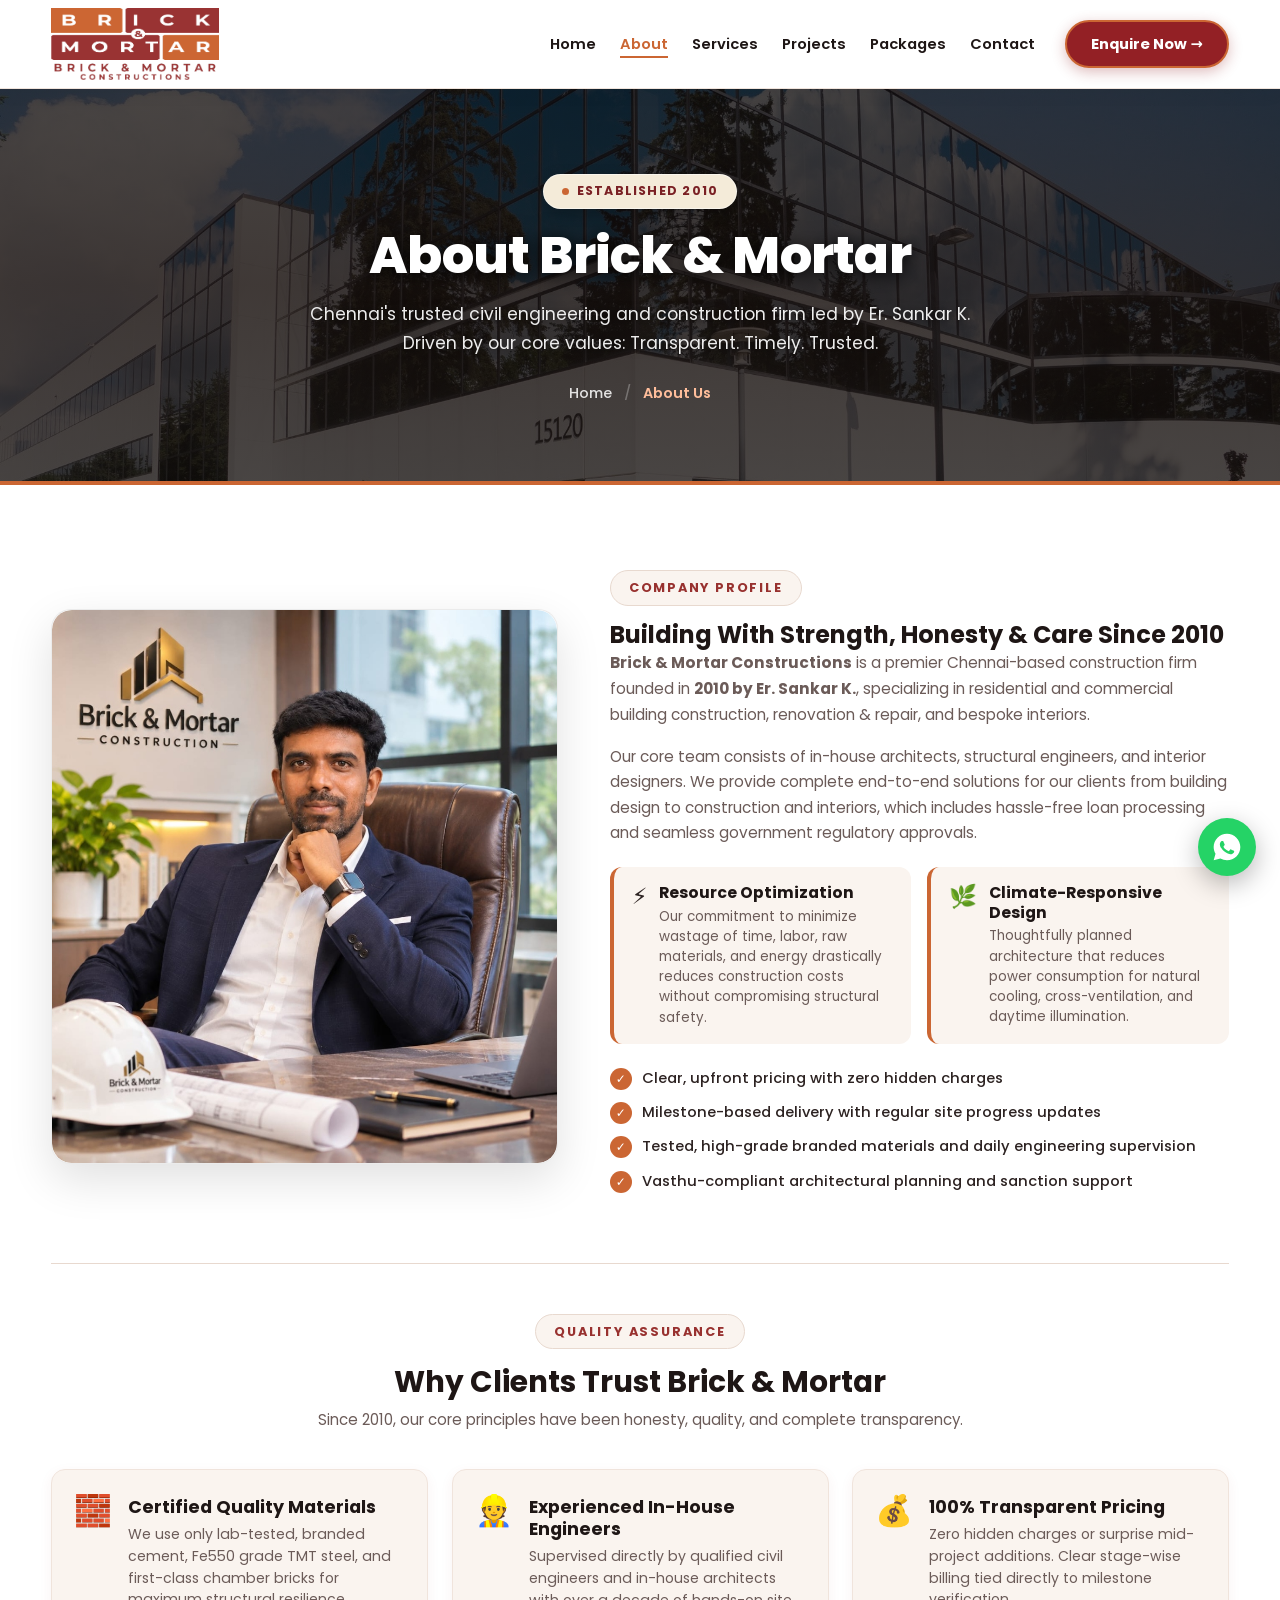
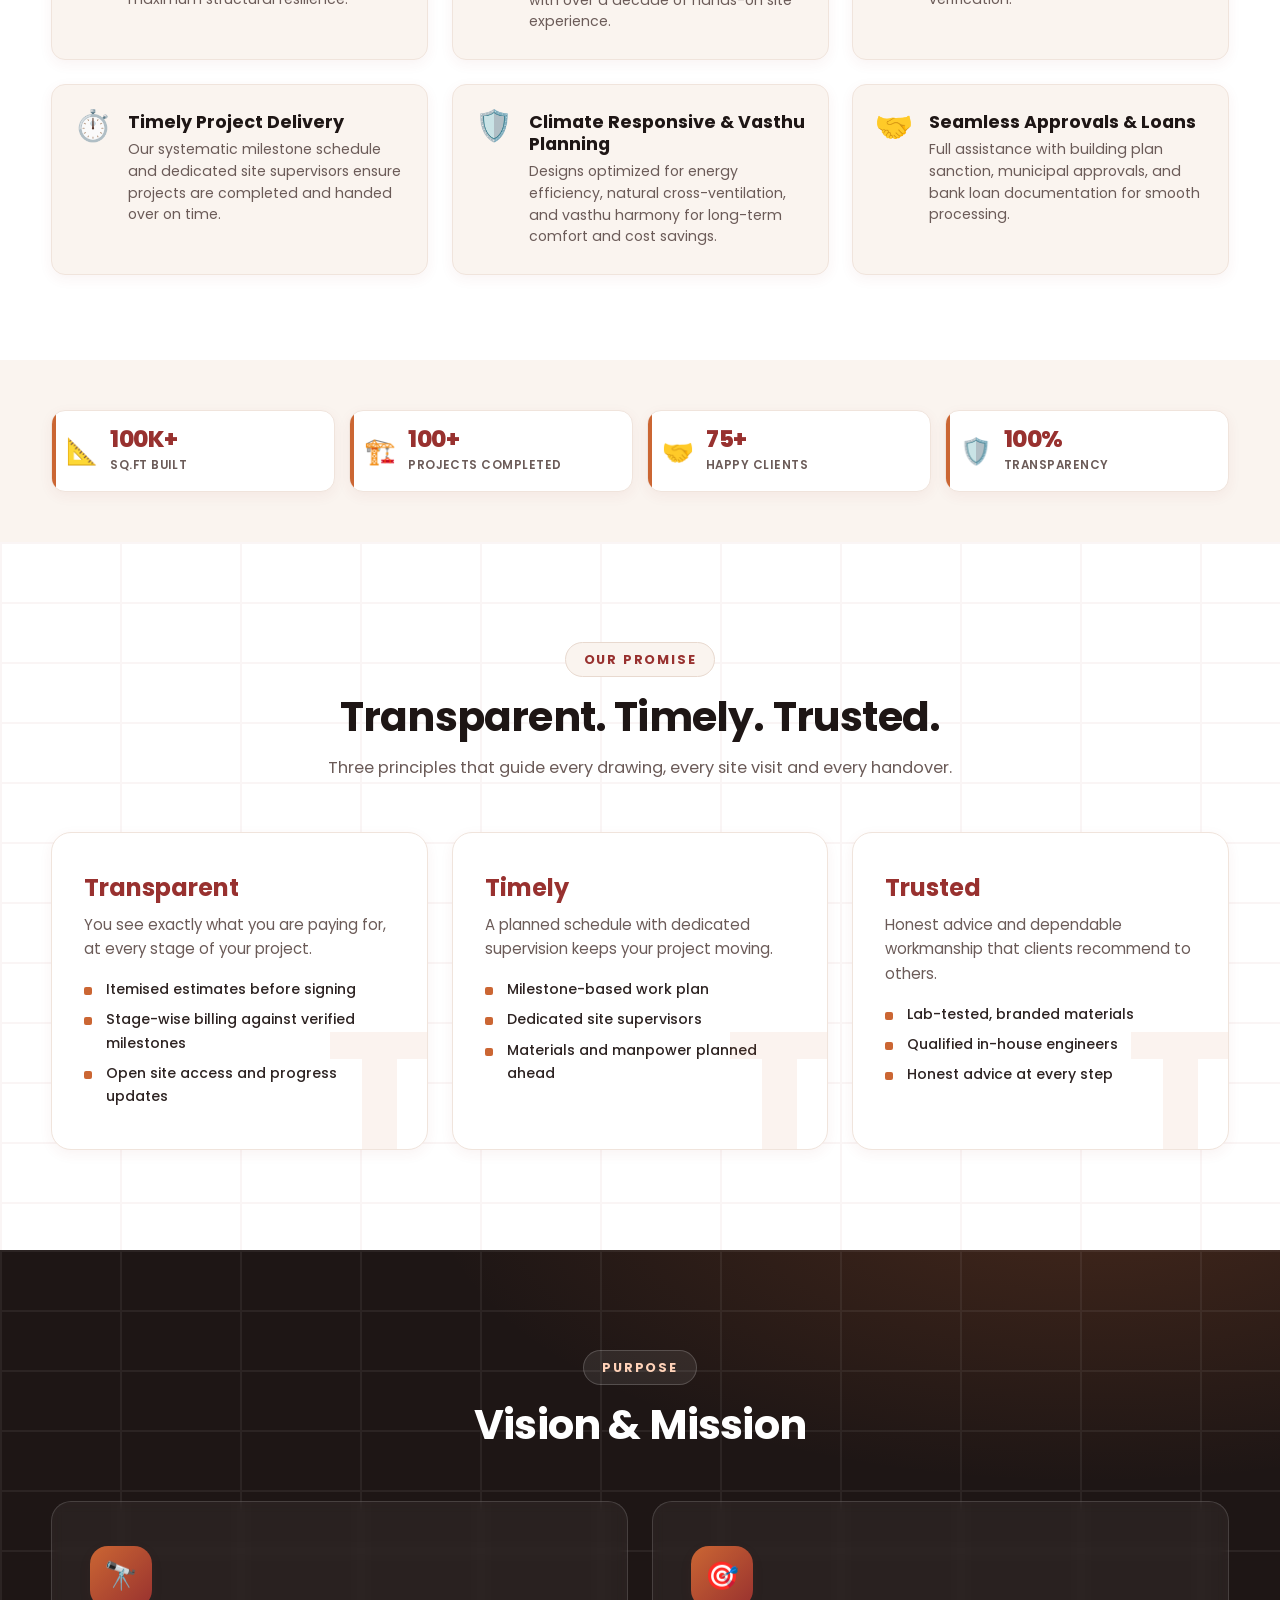
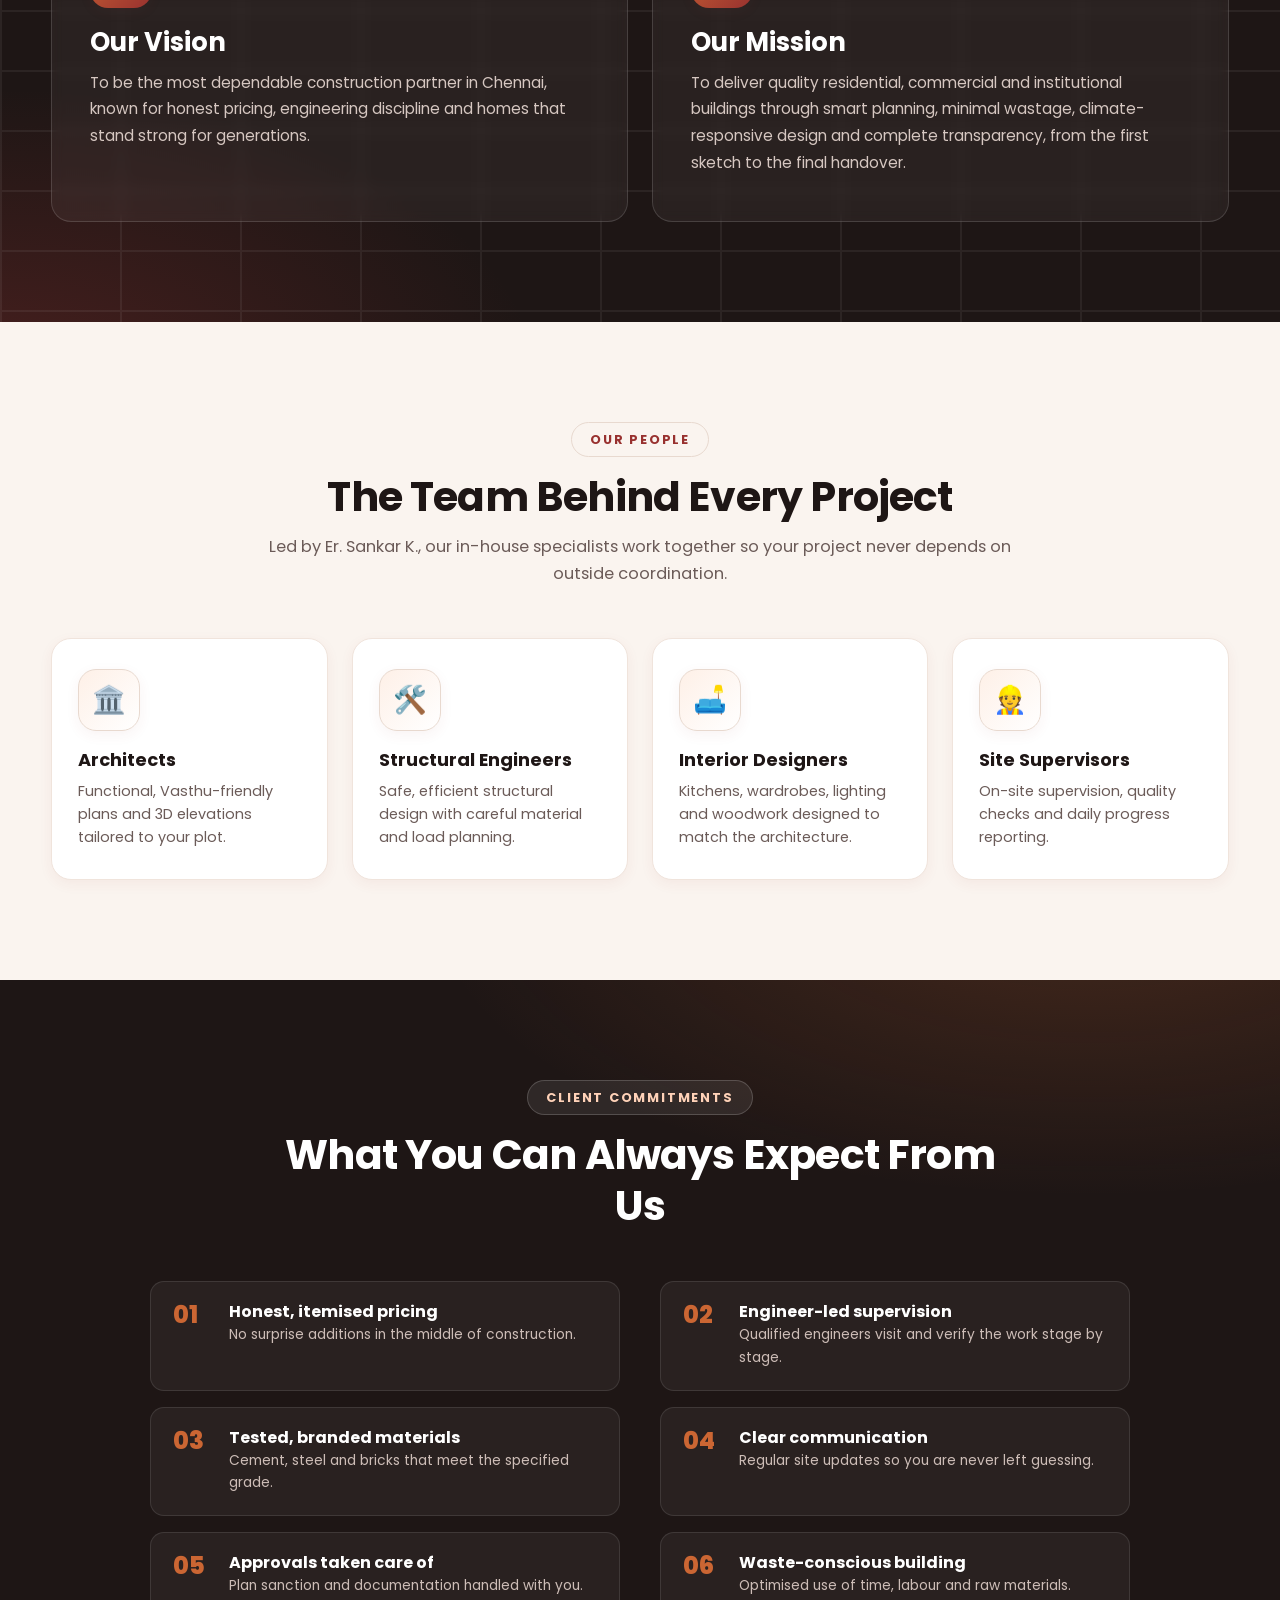
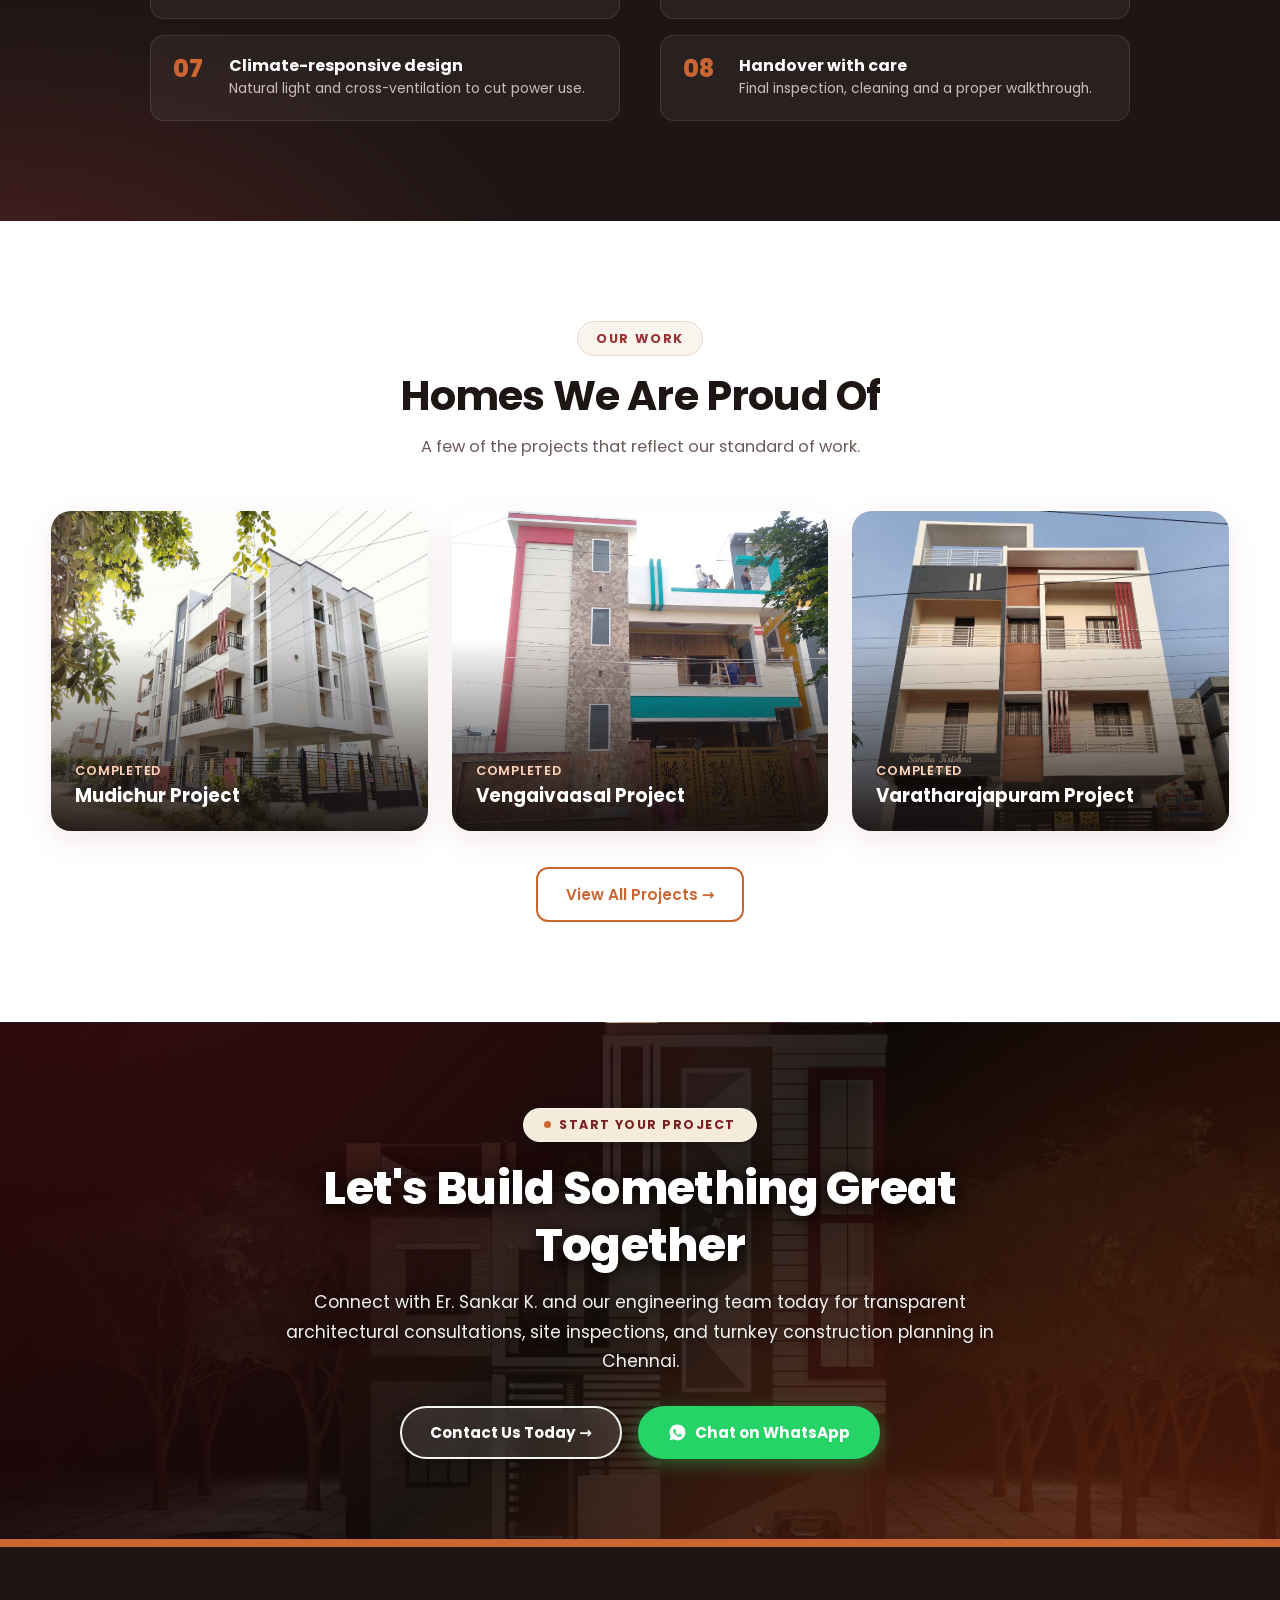
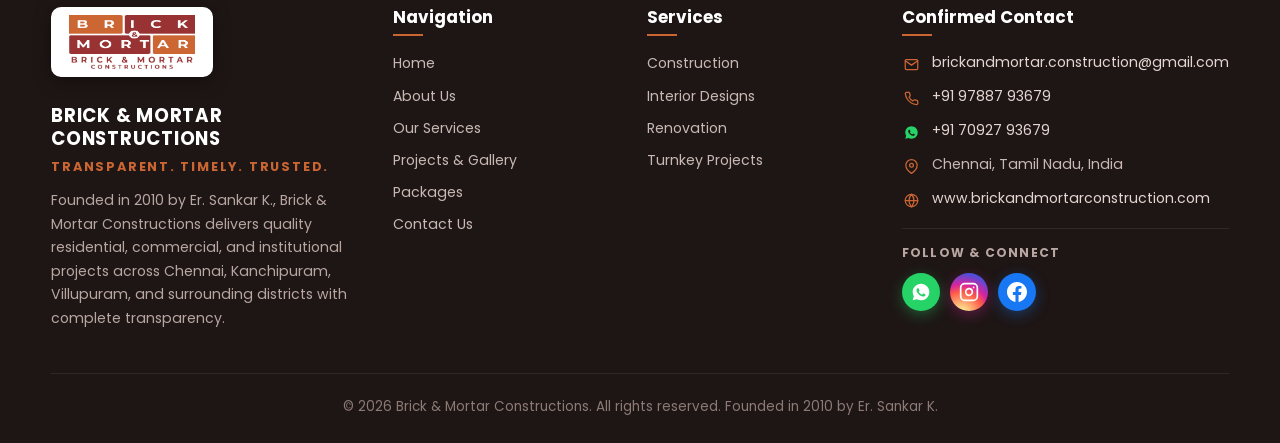
<file: about.html>
<!DOCTYPE html>
<html lang="en">
<head>
  <meta charset="UTF-8">
  <meta name="viewport" content="width=device-width, initial-scale=1.0">
  <title>About Us | Brick &amp; Mortar Constructions | Chennai</title>
  <meta name="description" content="Learn about Brick &amp; Mortar Constructions, founded in 2010 by Er. Sankar K. in Chennai. Over 100K+ Sq.Ft built across 100+ projects with 100% transparency.">
  <link rel="canonical" href="http://www.brickandmortarconstruction.com/about.html">
  <link rel="icon" type="image/png" href="images/logo.png">
  <meta name="theme-color" content="#98312F">

  <!-- Open Graph -->
  <meta property="og:type" content="website">
  <meta property="og:url" content="http://www.brickandmortarconstruction.com/about.html">
  <meta property="og:title" content="About Us | Brick &amp; Mortar Constructions">
  <meta property="og:description" content="Founded in 2010 by Er. Sankar K. Transparent, timely, and trusted construction in Chennai.">
  <meta property="og:image" content="images/hero-building.jpg">

  <link rel="preconnect" href="https://fonts.googleapis.com">
  <link rel="preconnect" href="https://fonts.gstatic.com" crossorigin>
  <link href="https://fonts.googleapis.com/css2?family=Poppins:ital,wght@0,300;0,400;0,500;0,600;0,700;0,800;1,400&display=swap" rel="stylesheet">
  <link rel="stylesheet" href="style.css">
</head>
<body class="pg-ext">

  <!-- ============ HEADER & NAVIGATION ============ -->
  <header>
    <div class="container nav">
      <a href="index.html" class="logo" aria-label="Brick &amp; Mortar Constructions Home">
        <img src="images/logo.png" alt="Brick &amp; Mortar Constructions Logo" class="brand-logo" width="168" height="72">
      </a>
      <input type="checkbox" id="menu" class="menu-toggle" aria-label="Toggle navigation menu">
      <label for="menu" class="burger" aria-label="Open menu">
        <span></span>
        <span></span>
        <span></span>
      </label>
      <label for="menu" class="nav-overlay" aria-hidden="true"></label>
      <ul class="nav-links">
        <li><a href="index.html">Home</a></li>
        <li><a href="about.html" class="active">About</a></li>
        <li><a href="services.html">Services</a></li>
        <li><a href="projects.html">Projects</a></li>
        <li><a href="packages.html">Packages</a></li>
        <li><a href="contact.html">Contact</a></li>
        <li><a href="https://wa.me/917092793679" class="btn btn-primary nav-cta" target="_blank" rel="noopener">Enquire Now →</a></li>
      </ul>
    </div>
  </header>

  <!-- ============ PAGE BANNER ============ -->
  <div class="page-banner page-banner-about">
    <div class="container">
      <span class="pill-white">ESTABLISHED 2010</span>
      <h1>About Brick &amp; Mortar</h1>
      <p>Chennai's trusted civil engineering and construction firm led by Er. Sankar K. Driven by our core values: Transparent. Timely. Trusted.</p>
      <div class="breadcrumb">
        <a href="index.html">Home</a>
        <span class="sep">/</span>
        <span class="current">About Us</span>
      </div>
    </div>
  </div>

  <!-- ============ ABOUT US CONTENT ============ -->
  <section class="about" id="about">
    <div class="container about-grid">
      <div class="about-visuals">
        <div class="about-founder-showcase">
          <img src="images/founder-portrait.jpg" 
               alt="Er. Sankar K., Founder &amp; Principal Engineer of Brick &amp; Mortar Constructions" 
               class="about-founder-photo" 
               width="935" 
               height="1024" 
               loading="eager" 
               >
        </div>
      </div>

      <div class="about-text">
        <span class="tag">Company Profile</span>
        <h2>Building With Strength, Honesty &amp; Care Since 2010</h2>
        <p class="about-lead"><strong>Brick &amp; Mortar Constructions</strong> is a premier Chennai-based construction firm founded in <strong>2010 by Er. Sankar K.</strong>, specializing in residential and commercial building construction, renovation &amp; repair, and bespoke interiors.</p>
        <p>Our core team consists of in-house architects, structural engineers, and interior designers. We provide complete end-to-end solutions for our clients from building design to construction and interiors, which includes hassle-free loan processing and seamless government regulatory approvals.</p>
        
        <div class="about-features">
          <div class="feature-box">
            <div class="feat-icon">⚡</div>
            <div>
              <h4>Resource Optimization</h4>
              <p>Our commitment to minimize wastage of time, labor, raw materials, and energy drastically reduces construction costs without compromising structural safety.</p>
            </div>
          </div>
          <div class="feature-box">
            <div class="feat-icon">🌿</div>
            <div>
              <h4>Climate-Responsive Design</h4>
              <p>Thoughtfully planned architecture that reduces power consumption for natural cooling, cross-ventilation, and daytime illumination.</p>
            </div>
          </div>
        </div>

        <ul class="checks">
          <li>Clear, upfront pricing with zero hidden charges</li>
          <li>Milestone-based delivery with regular site progress updates</li>
          <li>Tested, high-grade branded materials and daily engineering supervision</li>
          <li>Vasthu-compliant architectural planning and sanction support</li>
        </ul>
      </div>
    </div>

    <!-- Quality Assurance & Trust (Integrated under About Us) -->
    <div class="container">
      <div class="about-quality-wrap">
        <div class="sub-head">
          <span class="tag">Quality Assurance</span>
          <h3>Why Clients Trust Brick &amp; Mortar</h3>
          <p>Since 2010, our core principles have been honesty, quality, and complete transparency.</p>
        </div>

        <div class="quality-grid">
          <div class="quality-item">
            <div class="q-icon">🧱</div>
            <div class="q-text">
              <h4>Certified Quality Materials</h4>
              <p>We use only lab-tested, branded cement, Fe550 grade TMT steel, and first-class chamber bricks for maximum structural resilience.</p>
            </div>
          </div>

          <div class="quality-item">
            <div class="q-icon">👷</div>
            <div class="q-text">
              <h4>Experienced In-House Engineers</h4>
              <p>Supervised directly by qualified civil engineers and in-house architects with over a decade of hands-on site experience.</p>
            </div>
          </div>

          <div class="quality-item">
            <div class="q-icon">💰</div>
            <div class="q-text">
              <h4>100% Transparent Pricing</h4>
              <p>Zero hidden charges or surprise mid-project additions. Clear stage-wise billing tied directly to milestone verification.</p>
            </div>
          </div>

          <div class="quality-item">
            <div class="q-icon">⏱️</div>
            <div class="q-text">
              <h4>Timely Project Delivery</h4>
              <p>Our systematic milestone schedule and dedicated site supervisors ensure projects are completed and handed over on time.</p>
            </div>
          </div>

          <div class="quality-item">
            <div class="q-icon">🛡️</div>
            <div class="q-text">
              <h4>Climate Responsive &amp; Vasthu Planning</h4>
              <p>Designs optimized for energy efficiency, natural cross-ventilation, and vasthu harmony for long-term comfort and cost savings.</p>
            </div>
          </div>

          <div class="quality-item">
            <div class="q-icon">🤝</div>
            <div class="q-text">
              <h4>Seamless Approvals &amp; Loans</h4>
              <p>Full assistance with building plan sanction, municipal approvals, and bank loan documentation for smooth processing.</p>
            </div>
          </div>
        </div>
      </div>
    </div>
  </section>

  <!-- ============ COMPANY STATISTICS ============ -->
  <section style="background: var(--cream); padding: 50px 0;">
    <div class="container">
      <div class="stats-container" style="margin-top: 0;">
        <div class="stat-card">
          <div class="stat-icon">📐</div>
          <div class="stat-info">
            <b>100K+</b>
            <span>Sq.Ft Built</span>
          </div>
        </div>
        <div class="stat-card">
          <div class="stat-icon">🏗️</div>
          <div class="stat-info">
            <b>100+</b>
            <span>Projects Completed</span>
          </div>
        </div>
        <div class="stat-card">
          <div class="stat-icon">🤝</div>
          <div class="stat-info">
            <b>75+</b>
            <span>Happy Clients</span>
          </div>
        </div>
        <div class="stat-card">
          <div class="stat-icon">🛡️</div>
          <div class="stat-info">
            <b>100%</b>
            <span>Transparency</span>
          </div>
        </div>
      </div>
    </div>
  </section>

  <!-- ============ [NEW] CORE VALUES ============ -->
  <section class="bm-sec white bricks" id="values">
    <div class="container">
      <div class="section-head">
        <span class="tag">Our Promise</span>
        <h2>Transparent. Timely. Trusted.</h2>
        <p>Three principles that guide every drawing, every site visit and every handover.</p>
      </div>
      <div class="bm-grid bm-g3">
        <article class="bm-value" data-letter="T">
          <h3>Transparent</h3>
          <p>You see exactly what you are paying for, at every stage of your project.</p>
          <ul><li>Itemised estimates before signing</li><li>Stage-wise billing against verified milestones</li><li>Open site access and progress updates</li></ul>
        </article>
        <article class="bm-value" data-letter="T">
          <h3>Timely</h3>
          <p>A planned schedule with dedicated supervision keeps your project moving.</p>
          <ul><li>Milestone-based work plan</li><li>Dedicated site supervisors</li><li>Materials and manpower planned ahead</li></ul>
        </article>
        <article class="bm-value" data-letter="T">
          <h3>Trusted</h3>
          <p>Honest advice and dependable workmanship that clients recommend to others.</p>
          <ul><li>Lab-tested, branded materials</li><li>Qualified in-house engineers</li><li>Honest advice at every step</li></ul>
        </article>
      </div>
    </div>
  </section>

  <!-- ============ [NEW] VISION & MISSION ============ -->
  <section class="bm-sec dark bricks" id="vision">
    <div class="container">
      <div class="section-head">
        <span class="tag">Purpose</span>
        <h2>Vision &amp; Mission</h2>
      </div>
      <div class="bm-grid bm-g2">
        <div class="bm-panel reveal-l">
          <div class="bm-ico">🔭</div>
          <h3>Our Vision</h3>
          <p>To be the most dependable construction partner in Chennai, known for honest pricing, engineering discipline and homes that stand strong for generations.</p>
        </div>
        <div class="bm-panel reveal-r">
          <div class="bm-ico">🎯</div>
          <h3>Our Mission</h3>
          <p>To deliver quality residential, commercial and institutional buildings through smart planning, minimal wastage, climate-responsive design and complete transparency, from the first sketch to the final handover.</p>
        </div>
      </div>
    </div>
  </section>

  <!-- ============ [NEW] TEAM ============ -->
  <section class="bm-sec cream" id="team">
    <div class="container">
      <div class="section-head">
        <span class="tag">Our People</span>
        <h2>The Team Behind Every Project</h2>
        <p>Led by Er. Sankar K., our in-house specialists work together so your project never depends on outside coordination.</p>
      </div>
      <div class="bm-grid bm-g4">
        <article class="bm-card"><div class="bm-ico">🏛️</div><h3>Architects</h3><p>Functional, Vasthu-friendly plans and 3D elevations tailored to your plot.</p></article>
        <article class="bm-card"><div class="bm-ico">🛠️</div><h3>Structural Engineers</h3><p>Safe, efficient structural design with careful material and load planning.</p></article>
        <article class="bm-card"><div class="bm-ico">🛋️</div><h3>Interior Designers</h3><p>Kitchens, wardrobes, lighting and woodwork designed to match the architecture.</p></article>
        <article class="bm-card"><div class="bm-ico">👷</div><h3>Site Supervisors</h3><p>On-site supervision, quality checks and daily progress reporting.</p></article>
      </div>
    </div>
  </section>

  <!-- ============ [NEW] CLIENT COMMITMENTS ============ -->
  <section class="bm-sec dark" id="commitments">
    <div class="container">
      <div class="section-head">
        <span class="tag">Client Commitments</span>
        <h2>What You Can Always Expect From Us</h2>
      </div>
      <div class="bm-pledges">
        <div class="bm-pledge"><div><h4>Honest, itemised pricing</h4><p>No surprise additions in the middle of construction.</p></div></div>
        <div class="bm-pledge"><div><h4>Engineer-led supervision</h4><p>Qualified engineers visit and verify the work stage by stage.</p></div></div>
        <div class="bm-pledge"><div><h4>Tested, branded materials</h4><p>Cement, steel and bricks that meet the specified grade.</p></div></div>
        <div class="bm-pledge"><div><h4>Clear communication</h4><p>Regular site updates so you are never left guessing.</p></div></div>
        <div class="bm-pledge"><div><h4>Approvals taken care of</h4><p>Plan sanction and documentation handled with you.</p></div></div>
        <div class="bm-pledge"><div><h4>Waste-conscious building</h4><p>Optimised use of time, labour and raw materials.</p></div></div>
        <div class="bm-pledge"><div><h4>Climate-responsive design</h4><p>Natural light and cross-ventilation to cut power use.</p></div></div>
        <div class="bm-pledge"><div><h4>Handover with care</h4><p>Final inspection, cleaning and a proper walkthrough.</p></div></div>
      </div>
    </div>
  </section>

  <!-- ============ [NEW] RECENT WORK ============ -->
  <section class="bm-sec white" id="recent-work">
    <div class="container">
      <div class="section-head">
        <span class="tag">Our Work</span>
        <h2>Homes We Are Proud Of</h2>
        <p>A few of the projects that reflect our standard of work.</p>
      </div>
      <div class="bm-grid bm-g3">
        <a class="bm-work" href="projects.html"><img src="images/mudichur-completed.jpg" alt="Completed Mudichur project" loading="lazy" decoding="async"><em>→</em><div><span>COMPLETED</span><h4>Mudichur Project</h4></div></a>
        <a class="bm-work" href="projects.html"><img src="images/vengaivaasal-completed.jpg" alt="Completed Vengaivaasal project" loading="lazy" decoding="async"><em>→</em><div><span>COMPLETED</span><h4>Vengaivaasal Project</h4></div></a>
        <a class="bm-work" href="projects.html"><img src="images/varatharajapuram-completed.jpg" alt="Completed Varatharajapuram project" loading="lazy" decoding="async"><em>→</em><div><span>COMPLETED</span><h4>Varatharajapuram Project</h4></div></a>
      </div>
      <p class="bm-more"><a href="projects.html" class="btn btn-outline">View All Projects →</a></p>
    </div>
  </section>

  <!-- ============ ENQUIRY CTA BANNER ============ -->
  <section class="enquiry-cta">
    <div class="container enquiry-cta-content">
      <span class="pill-white">START YOUR PROJECT</span>
      <h2>Let's Build Something Great Together</h2>
      <p class="cta-desc">Connect with Er. Sankar K. and our engineering team today for transparent architectural consultations, site inspections, and turnkey construction planning in Chennai.</p>
      <div class="enquiry-cta-btns">
        <a href="contact.html" class="btn btn-outline-white">Contact Us Today →</a>
        <a href="https://wa.me/917092793679" class="btn btn-wa" target="_blank" rel="noopener">
          <svg width="20" height="20" viewBox="0 0 32 32" fill="currentColor" aria-hidden="true"><path d="M16 2.667C8.636 2.667 2.667 8.636 2.667 16c0 2.477.677 4.793 1.854 6.786L2.667 29.333l6.737-1.768A13.255 13.255 0 0016 29.333c7.364 0 13.333-5.969 13.333-13.333S23.364 2.667 16 2.667zm6.758 18.847c-.287.808-1.42 1.48-2.33 1.677-.624.133-1.438.241-4.184-.897-3.513-1.455-5.776-5.01-5.952-5.244-.176-.234-1.43-1.905-1.43-3.633 0-1.728.904-2.58 1.226-2.932.322-.352.703-.44 0.938-.44.234 0 .468.002.673.012.219.011.512-.083.801.611.298.718 1.018 2.484 1.107 2.664.088.18.147.391.029.626-.117.234-.176.38-.352.586-.176.205-.37.458-.528.615-.176.176-.36.368-.155.72.205.352.913 1.507 1.959 2.44 1.345 1.198 2.48 1.569 2.832 1.745.352.176.557.147.762-.088.205-.234.88-1.026 1.114-1.378.234-.352.468-.293.791-.176.322.117 2.052.968 2.404 1.144.352.176.586.264.673.41.088.147.088.85-.199 1.658z"/></svg>
          Chat on WhatsApp
        </a>
      </div>
    </div>
  </section>

    <!-- ============ FOOTER ============ -->
  <footer>
    <div class="container">
      <div class="footer-grid">
        <!-- Brand Column -->
        <div class="footer-brand">
          <a href="index.html" class="footer-logo-badge" aria-label="Brick &amp; Mortar Constructions Home">
            <img src="images/logo.png" alt="Brick &amp; Mortar Constructions Logo" class="footer-brand-logo" width="168" height="72" loading="lazy" >
          </a>
          <h3 class="footer-company-name">BRICK &amp; MORTAR CONSTRUCTIONS</h3>
          <p class="footer-tagline">TRANSPARENT. TIMELY. TRUSTED.</p>
          <p class="footer-desc">Founded in 2010 by Er. Sankar K., Brick &amp; Mortar Constructions delivers quality residential, commercial, and institutional projects across Chennai, Kanchipuram, Villupuram, and surrounding districts with complete transparency.</p>
        </div>

        <!-- Navigation Links Column -->
        <div class="footer-links">
          <h4>Navigation</h4>
          <ul>
            <li><a href="index.html">Home</a></li>
            <li><a href="about.html">About Us</a></li>
            <li><a href="services.html">Our Services</a></li>
            <li><a href="projects.html">Projects &amp; Gallery</a></li>
            <li><a href="packages.html">Packages</a></li>
            <li><a href="contact.html">Contact Us</a></li>
          </ul>
        </div>

        <!-- Services Links Column -->
        <div class="footer-links">
          <h4>Services</h4>
          <ul>
            <li><a href="services.html">Construction</a></li>
            <li><a href="services.html">Interior Designs</a></li>
            <li><a href="services.html">Renovation</a></li>
            <li><a href="services.html">Turnkey Projects</a></li>
          </ul>
        </div>

        <!-- Confirmed Contact Column -->
        <div class="footer-contact">
          <h4>Confirmed Contact</h4>
          <ul class="footer-contact-list">
            <li>
              <span class="f-icon" aria-hidden="true">
                <svg width="15" height="15" viewBox="0 0 24 24" fill="none" stroke="currentColor" stroke-width="2" stroke-linecap="round" stroke-linejoin="round"><path d="M4 4h16c1.1 0 2 .9 2 2v12c0 1.1-.9 2-2 2H4c-1.1 0-2-.9-2-2V6c0-1.1.9-2 2-2z"></path><polyline points="22,6 12,13 2,6"></polyline></svg>
              </span>
              <a href="mailto:brickandmortar.construction@gmail.com">brickandmortar.construction@gmail.com</a>
            </li>
            <li>
              <span class="f-icon" aria-hidden="true">
                <svg width="15" height="15" viewBox="0 0 24 24" fill="none" stroke="currentColor" stroke-width="2" stroke-linecap="round" stroke-linejoin="round"><path d="M22 16.92v3a2 2 0 0 1-2.18 2 19.79 19.79 0 0 1-8.63-3.07 19.5 19.5 0 0 1-6-6 19.79 19.79 0 0 1-3.07-8.67A2 2 0 0 1 4.11 2h3a2 2 0 0 1 2 1.72 12.84 12.84 0 0 0 .7 2.81 2 2 0 0 1-.45 2.11L8.09 9.91a16 16 0 0 0 6 6l1.27-1.27a2 2 0 0 1 2.11-.45 12.84 12.84 0 0 0 2.81.7A2 2 0 0 1 22 16.92z"></path></svg>
              </span>
              <a href="tel:+919788793679">+91 97887 93679</a>
            </li>
            <li>
              <span class="f-icon f-wa" aria-hidden="true">
                <svg width="15" height="15" viewBox="0 0 32 32" fill="currentColor"><path d="M16 2.667C8.636 2.667 2.667 8.636 2.667 16c0 2.477.677 4.793 1.854 6.786L2.667 29.333l6.737-1.768A13.255 13.255 0 0016 29.333c7.364 0 13.333-5.969 13.333-13.333S23.364 2.667 16 2.667zm6.758 18.847c-.287.808-1.42 1.48-2.33 1.677-.624.133-1.438.241-4.184-.897-3.513-1.455-5.776-5.01-5.952-5.244-.176-.234-1.43-1.905-1.43-3.633 0-1.728.904-2.58 1.226-2.932.322-.352.703-.44 0.938-.44.234 0 .468.002.673.012.219.011.512-.083.801.611.298.718 1.018 2.484 1.107 2.664.088.18.147.391.029.626-.117.234-.176.38-.352.586-.176.205-.37.458-.528.615-.176.176-.36.368-.155.72.205.352.913 1.507 1.959 2.44 1.345 1.198 2.48 1.569 2.832 1.745.352.176.557.147.762-.088.205-.234.88-1.026 1.114-1.378.234-.352.468-.293.791-.176.322.117 2.052.968 2.404 1.144.352.176.586.264.673.41.088.147.088.85-.199 1.658z"/></svg>
              </span>
              <a href="https://wa.me/917092793679" target="_blank" rel="noopener">+91 70927 93679</a>
            </li>
            <li>
              <span class="f-icon" aria-hidden="true">
                <svg width="15" height="15" viewBox="0 0 24 24" fill="none" stroke="currentColor" stroke-width="2" stroke-linecap="round" stroke-linejoin="round"><path d="M21 10c0 7-9 13-9 13s-9-6-9-13a9 9 0 0 1 18 0z"></path><circle cx="12" cy="10" r="3"></circle></svg>
              </span>
              <span>Chennai, Tamil Nadu, India</span>
            </li>
            <li>
              <span class="f-icon" aria-hidden="true">
                <svg width="15" height="15" viewBox="0 0 24 24" fill="none" stroke="currentColor" stroke-width="2" stroke-linecap="round" stroke-linejoin="round"><circle cx="12" cy="12" r="10"></circle><line x1="2" y1="12" x2="22" y2="12"></line><path d="M12 2a15.3 15.3 0 0 1 4 10 15.3 15.3 0 0 1-4 10 15.3 15.3 0 0 1-4-10 15.3 15.3 0 0 1 4-10z"></path></svg>
              </span>
              <a href="http://www.brickandmortarconstruction.com" target="_blank" rel="noopener">www.brickandmortarconstruction.com</a>
            </li>
          </ul>

          <!-- Official Social Media Profiles -->
          <div class="footer-social-wrap">
            <span class="footer-social-title">Follow &amp; Connect</span>
            <div class="footer-social-icons">
              <a href="https://wa.me/917092793679" target="_blank" rel="noopener" class="footer-social-btn fs-wa" title="Chat on WhatsApp: +91 70927 93679" aria-label="WhatsApp">
                <svg width="20" height="20" viewBox="0 0 32 32" fill="currentColor"><path d="M16 2.667C8.636 2.667 2.667 8.636 2.667 16c0 2.477.677 4.793 1.854 6.786L2.667 29.333l6.737-1.768A13.255 13.255 0 0016 29.333c7.364 0 13.333-5.969 13.333-13.333S23.364 2.667 16 2.667zm6.758 18.847c-.287.808-1.42 1.48-2.33 1.677-.624.133-1.438.241-4.184-.897-3.513-1.455-5.776-5.01-5.952-5.244-.176-.234-1.43-1.905-1.43-3.633 0-1.728.904-2.58 1.226-2.932.322-.352.703-.44 0.938-.44.234 0 .468.002.673.012.219.011.512-.083.801.611.298.718 1.018 2.484 1.107 2.664.088.18.147.391.029.626-.117.234-.176.38-.352.586-.176.205-.37.458-.528.615-.176.176-.36.368-.155.72.205.352.913 1.507 1.959 2.44 1.345 1.198 2.48 1.569 2.832 1.745.352.176.557.147.762-.088.205-.234.88-1.026 1.114-1.378.234-.352.468-.293.791-.176.322.117 2.052.968 2.404 1.144.352.176.586.264.673.41.088.147.088.85-.199 1.658z"/></svg>
              </a>
              <a href="https://www.instagram.com/brick_and_mortar_construction?utm_source=qr&amp;mdxt=MW40MDJtd2JzZjNscw==" target="_blank" rel="noopener" class="footer-social-btn fs-ig" title="Follow on Instagram: @brick_and_mortar_construction" aria-label="Instagram">
                <svg width="20" height="20" viewBox="0 0 24 24" fill="none" stroke="currentColor" stroke-width="2" stroke-linecap="round" stroke-linejoin="round"><rect x="2" y="2" width="20" height="20" rx="5" ry="5"></rect><path d="M16 11.37A4 4 0 1 1 12.63 8 4 4 0 0 1 16 11.37z"></path><line x1="17.5" y1="6.5" x2="17.51" y2="6.5"></line></svg>
              </a>
              <a href="https://www.facebook.com/share/1JTjHdAZ68/" target="_blank" rel="noopener" class="footer-social-btn fs-fb" title="Connect on Facebook: Brick &amp; Mortar Constructions" aria-label="Facebook">
                <svg width="20" height="20" viewBox="0 0 24 24" fill="currentColor"><path d="M24 12.073c0-6.627-5.373-12-12-12s-12 5.373-12 12c0 5.99 4.388 10.954 10.125 11.854v-8.385H7.078v-3.47h3.047V9.43c0-3.007 1.792-4.669 4.533-4.669 1.312 0 2.686.235 2.686.235v2.953H15.83c-1.491 0-1.956.925-1.956 1.874v2.25h3.328l-.532 3.47h-2.796v8.385C19.612 23.027 24 18.062 24 12.073z"/></svg>
              </a>
            </div>
          </div>
        </div>
      </div>

      <div class="footer-bottom">
        <p>© 2026 Brick &amp; Mortar Constructions. All rights reserved. Founded in 2010 by Er. Sankar K.</p>
      </div>
    </div>
  </footer>

  <!-- ============ FLOATING WHATSAPP BUTTON ============ -->
  <a class="wa-float" href="https://wa.me/917092793679" target="_blank" rel="noopener" aria-label="Chat on WhatsApp with Brick &amp; Mortar Constructions (+91 70927 93679)">
    <svg viewBox="0 0 32 32" class="wa-icon" fill="currentColor" width="30" height="30">
      <path d="M16 2.667C8.636 2.667 2.667 8.636 2.667 16c0 2.477.677 4.793 1.854 6.786L2.667 29.333l6.737-1.768A13.255 13.255 0 0016 29.333c7.364 0 13.333-5.969 13.333-13.333S23.364 2.667 16 2.667zm6.758 18.847c-.287.808-1.42 1.48-2.33 1.677-.624.133-1.438.241-4.184-.897-3.513-1.455-5.776-5.01-5.952-5.244-.176-.234-1.43-1.905-1.43-3.633 0-1.728.904-2.58 1.226-2.932.322-.352.703-.44 0.938-.44.234 0 .468.002.673.012.219.011.512-.083.801.611.298.718 1.018 2.484 1.107 2.664.088.18.147.391.029.626-.117.234-.176.38-.352.586-.176.205-.37.458-.528.615-.176.176-.36.368-.155.72.205.352.913 1.507 1.959 2.44 1.345 1.198 2.48 1.569 2.832 1.745.352.176.557.147.762-.088.205-.234.88-1.026 1.114-1.378.234-.352.468-.293.791-.176.322.117 2.052.968 2.404 1.144.352.176.586.264.673.41.088.147.088.85-.199 1.658z"/>
    </svg>
  </a>

</body>
</html>
</file>
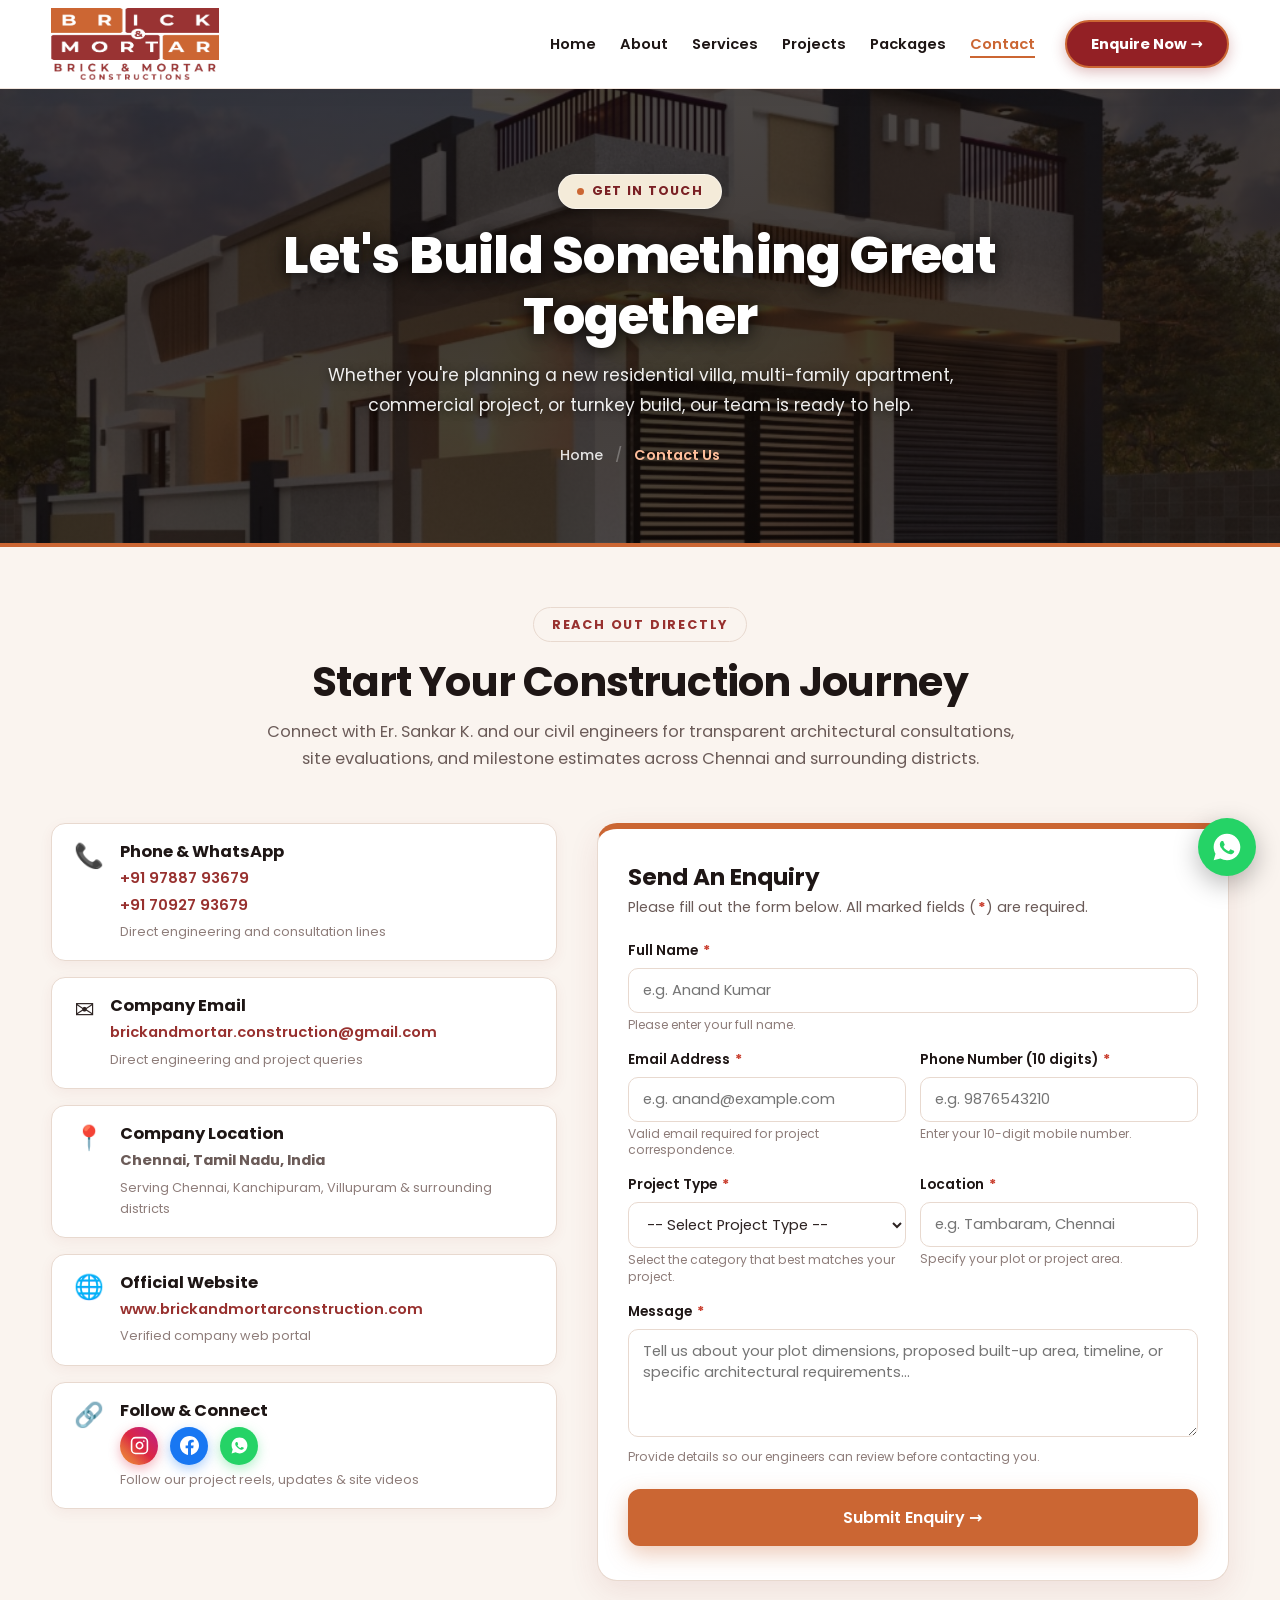
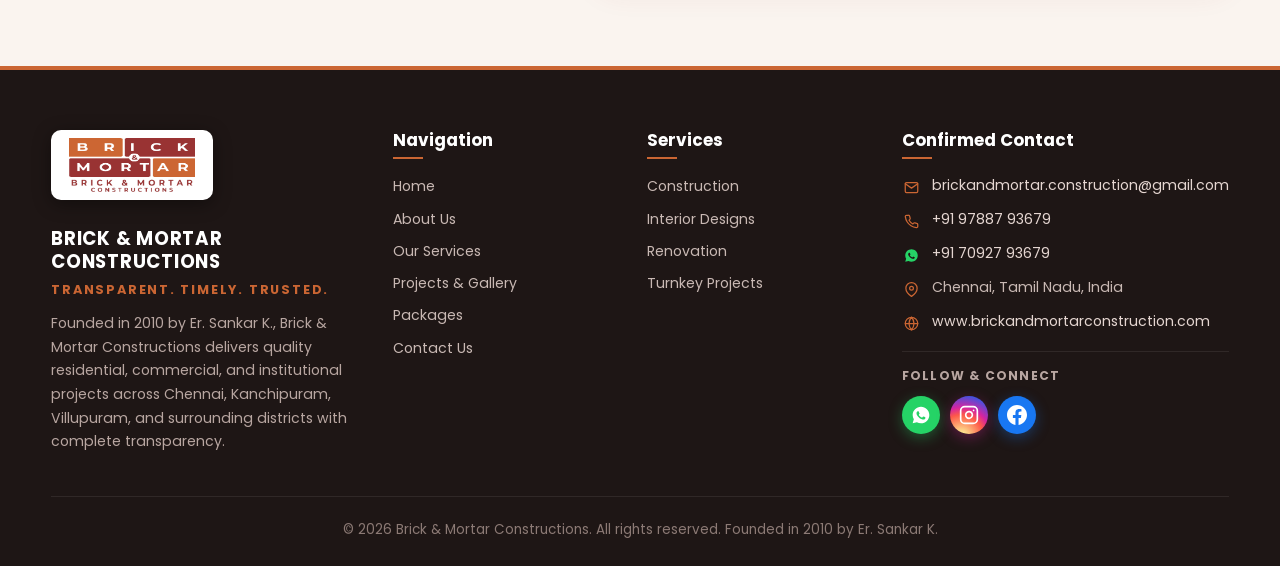
<file: contact.html>
<!DOCTYPE html>
<html lang="en">
<head>
  <meta charset="UTF-8">
  <meta name="viewport" content="width=device-width, initial-scale=1.0">
  <title>Contact Us &amp; Get An Estimate | Brick &amp; Mortar Constructions</title>
  <meta name="description" content="Contact Brick &amp; Mortar Constructions in Chennai. Call +91 97887 93679 or email brickandmortar.construction@gmail.com for building consultations, site visits, and project estimates.">
  <link rel="canonical" href="http://www.brickandmortarconstruction.com/contact.html">
  <link rel="icon" type="image/png" href="images/logo.png">
  <meta name="theme-color" content="#98312F">

  <!-- Open Graph -->
  <meta property="og:type" content="website">
  <meta property="og:url" content="http://www.brickandmortarconstruction.com/contact.html">
  <meta property="og:title" content="Contact Us | Brick &amp; Mortar Constructions">
  <meta property="og:description" content="Reach out to Er. Sankar K. and our engineering team for construction consultations in Chennai.">
  <meta property="og:image" content="images/hero-building.jpg">

  <link rel="preconnect" href="https://fonts.googleapis.com">
  <link rel="preconnect" href="https://fonts.gstatic.com" crossorigin>
  <link href="https://fonts.googleapis.com/css2?family=Poppins:ital,wght@0,300;0,400;0,500;0,600;0,700;0,800;1,400&display=swap" rel="stylesheet">
  <link rel="stylesheet" href="style.css">
</head>
<body>

  <!-- ============ HEADER & NAVIGATION ============ -->
  <header>
    <div class="container nav">
      <a href="index.html" class="logo" aria-label="Brick &amp; Mortar Constructions Home">
        <img src="images/logo.png" alt="Brick &amp; Mortar Constructions Logo" class="brand-logo" width="168" height="72">
      </a>
      <input type="checkbox" id="menu" class="menu-toggle" aria-label="Toggle navigation menu">
      <label for="menu" class="burger" aria-label="Open menu">
        <span></span>
        <span></span>
        <span></span>
      </label>
      <label for="menu" class="nav-overlay" aria-hidden="true"></label>
      <ul class="nav-links">
        <li><a href="index.html">Home</a></li>
        <li><a href="about.html">About</a></li>
        <li><a href="services.html">Services</a></li>
        <li><a href="projects.html">Projects</a></li>
        <li><a href="packages.html">Packages</a></li>
        <li><a href="contact.html" class="active">Contact</a></li>
        <li><a href="https://wa.me/917092793679" class="btn btn-primary nav-cta" target="_blank" rel="noopener">Enquire Now →</a></li>
      </ul>
    </div>
  </header>

  <!-- ============ PAGE BANNER ============ -->
  <div class="page-banner page-banner-contact">
    <div class="container">
      <span class="pill-white">GET IN TOUCH</span>
      <h1>Let's Build Something Great Together</h1>
      <p>Whether you're planning a new residential villa, multi-family apartment, commercial project, or turnkey build, our team is ready to help.</p>
      <div class="breadcrumb">
        <a href="index.html">Home</a>
        <span class="sep">/</span>
        <span class="current">Contact Us</span>
      </div>
    </div>
  </div>

  <!-- ============ CONTACT US SECTION ============ -->
  <section class="contact" id="contact" style="padding-top: 60px;">
    <div class="container">
      <div class="section-head">
        <span class="tag">Reach Out Directly</span>
        <h2>Start Your Construction Journey</h2>
        <p>Connect with Er. Sankar K. and our civil engineers for transparent architectural consultations, site evaluations, and milestone estimates across Chennai and surrounding districts.</p>
      </div>

      <div class="contact-grid">
        <!-- Contact Information Cards -->
        <div class="contact-info">
          <!-- Card 1: Phone Numbers & WhatsApp -->
          <div class="info-card">
            <div class="info-icon">📞</div>
            <div class="info-details">
              <h4>Phone &amp; WhatsApp</h4>
              <p><a href="tel:+919788793679" class="contact-link">+91 97887 93679</a></p>
              <p><a href="https://wa.me/917092793679" target="_blank" rel="noopener" class="contact-link">+91 70927 93679</a></p>
              <small class="muted-note">Direct engineering and consultation lines</small>
            </div>
          </div>

          <!-- Card 2: Company Email -->
          <div class="info-card">
            <div class="info-icon">✉️</div>
            <div class="info-details">
              <h4>Company Email</h4>
              <p><a href="mailto:brickandmortar.construction@gmail.com" class="contact-link">brickandmortar.construction@gmail.com</a></p>
              <small class="muted-note">Direct engineering and project queries</small>
            </div>
          </div>

          <!-- Card 3: Location -->
          <div class="info-card">
            <div class="info-icon">📍</div>
            <div class="info-details">
              <h4>Company Location</h4>
              <p><strong>Chennai, Tamil Nadu, India</strong></p>
              <small class="muted-note">Serving Chennai, Kanchipuram, Villupuram &amp; surrounding districts</small>
            </div>
          </div>

          <!-- Card 4: Official Website -->
          <div class="info-card">
            <div class="info-icon">🌐</div>
            <div class="info-details">
              <h4>Official Website</h4>
              <p><a href="http://www.brickandmortarconstruction.com" target="_blank" rel="noopener" class="contact-link">www.brickandmortarconstruction.com</a></p>
              <small class="muted-note">Verified company web portal</small>
            </div>
          </div>

          <!-- Card 5: Social Media Profiles (Only Logos) -->
          <div class="info-card">
            <div class="info-icon">🔗</div>
            <div class="info-details">
              <h4>Follow &amp; Connect</h4>
              <div class="contact-social-icons">
                <a href="https://www.instagram.com/brick_and_mortar_construction?utm_source=qr&amp;mdxt=MW40MDJtd2JzZjNscw==" target="_blank" rel="noopener" class="contact-social-btn cs-ig" title="Instagram: @brick_and_mortar_construction" aria-label="Instagram">
                  <svg width="20" height="20" viewBox="0 0 24 24" fill="none" stroke="currentColor" stroke-width="2" stroke-linecap="round" stroke-linejoin="round"><rect x="2" y="2" width="20" height="20" rx="5" ry="5"></rect><path d="M16 11.37A4 4 0 1 1 12.63 8 4 4 0 0 1 16 11.37z"></path><line x1="17.5" y1="6.5" x2="17.51" y2="6.5"></line></svg>
                </a>
                <a href="https://www.facebook.com/share/1JTjHdAZ68/" target="_blank" rel="noopener" class="contact-social-btn cs-fb" title="Facebook: Brick &amp; Mortar Constructions" aria-label="Facebook">
                  <svg width="20" height="20" viewBox="0 0 24 24" fill="currentColor"><path d="M24 12.073c0-6.627-5.373-12-12-12s-12 5.373-12 12c0 5.99 4.388 10.954 10.125 11.854v-8.385H7.078v-3.47h3.047V9.43c0-3.007 1.792-4.669 4.533-4.669 1.312 0 2.686.235 2.686.235v2.953H15.83c-1.491 0-1.956.925-1.956 1.874v2.25h3.328l-.532 3.47h-2.796v8.385C19.612 23.027 24 18.062 24 12.073z"/></svg>
                </a>
                <a href="https://wa.me/917092793679" target="_blank" rel="noopener" class="contact-social-btn cs-wa" title="WhatsApp: +91 70927 93679" aria-label="WhatsApp">
                  <svg width="20" height="20" viewBox="0 0 32 32" fill="currentColor"><path d="M16 2.667C8.636 2.667 2.667 8.636 2.667 16c0 2.477.677 4.793 1.854 6.786L2.667 29.333l6.737-1.768A13.255 13.255 0 0016 29.333c7.364 0 13.333-5.969 13.333-13.333S23.364 2.667 16 2.667zm6.758 18.847c-.287.808-1.42 1.48-2.33 1.677-.624.133-1.438.241-4.184-.897-3.513-1.455-5.776-5.01-5.952-5.244-.176-.234-1.43-1.905-1.43-3.633 0-1.728.904-2.58 1.226-2.932.322-.352.703-.44 0.938-.44.234 0 .468.002.673.012.219.011.512-.083.801.611.298.718 1.018 2.484 1.107 2.664.088.18.147.391.029.626-.117.234-.176.38-.352.586-.176.205-.37.458-.528.615-.176.176-.36.368-.155.72.205.352.913 1.507 1.959 2.44 1.345 1.198 2.48 1.569 2.832 1.745.352.176.557.147.762-.088.205-.234.88-1.026 1.114-1.378.234-.352.468-.293.791-.176.322.117 2.052.968 2.404 1.144.352.176.586.264.673.41.088.147.088.85-.199 1.658z"/></svg>
                </a>
              </div>
              <small class="muted-note">Follow our project reels, updates &amp; site videos</small>
            </div>
          </div>
        </div>

        <!-- Modern Enquiry Form with Validation -->
        <div class="contact-form-wrap">
          <form class="enquiry-form" action="https://wa.me/917092793679" method="get" target="_blank">
            <h3>Send An Enquiry</h3>
            <p class="form-sub">Please fill out the form below. All marked fields (<span class="req">*</span>) are required.</p>

            <!-- Field 1: Full Name -->
            <div class="form-group">
              <label for="client-name">Full Name <span class="req">*</span></label>
              <input type="text" id="client-name" name="name" placeholder="e.g. Anand Kumar" required minlength="2" autocomplete="name">
              <span class="field-hint">Please enter your full name.</span>
            </div>

            <!-- Field 2 & 3: Email Address & Phone Number -->
            <div class="form-row">
              <div class="form-group">
                <label for="client-email">Email Address <span class="req">*</span></label>
                <input type="email" id="client-email" name="email" placeholder="e.g. anand@example.com" required autocomplete="email">
                <span class="field-hint">Valid email required for project correspondence.</span>
              </div>
              <div class="form-group">
                <label for="client-phone">Phone Number (10 digits) <span class="req">*</span></label>
                <input type="tel" id="client-phone" name="phone" placeholder="e.g. 9876543210" required pattern="[0-9]{10}" minlength="10" maxlength="10" title="Please enter a valid 10-digit mobile number" autocomplete="tel">
                <span class="field-hint">Enter your 10-digit mobile number.</span>
              </div>
            </div>

            <!-- Field 4 & 5: Project Type & Location -->
            <div class="form-row">
              <div class="form-group">
                <label for="project-type-select">Project Type <span class="req">*</span></label>
                <select id="project-type-select" name="project_type" required>
                  <option value="" disabled selected>-- Select Project Type --</option>
                  <option value="Residential">Residential</option>
                  <option value="Institutional">Institutional</option>
                  <option value="Commercial">Commercial</option>
                  <option value="Healthcare">Healthcare</option>
                </select>
                <span class="field-hint">Select the category that best matches your project.</span>
              </div>
              <div class="form-group">
                <label for="plot-location">Location <span class="req">*</span></label>
                <input type="text" id="plot-location" name="location" placeholder="e.g. Tambaram, Chennai" required>
                <span class="field-hint">Specify your plot or project area.</span>
              </div>
            </div>

            <!-- Field 6: Message -->
            <div class="form-group">
              <label for="message">Message <span class="req">*</span></label>
              <textarea id="message" name="text" rows="4" placeholder="Tell us about your plot dimensions, proposed built-up area, timeline, or specific architectural requirements..." required minlength="10"></textarea>
              <span class="field-hint">Provide details so our engineers can review before contacting you.</span>
            </div>

            <!-- Submit Button & Action Options -->
            <button type="submit" class="btn btn-primary form-submit">Submit Enquiry →</button>
          </form>
        </div>
      </div>
    </div>
  </section>

    <!-- ============ FOOTER ============ -->
  <footer>
    <div class="container">
      <div class="footer-grid">
        <!-- Brand Column -->
        <div class="footer-brand">
          <a href="index.html" class="footer-logo-badge" aria-label="Brick &amp; Mortar Constructions Home">
            <img src="images/logo.png" alt="Brick &amp; Mortar Constructions Logo" class="footer-brand-logo" width="168" height="72" loading="lazy" decoding="async">
          </a>
          <h3 class="footer-company-name">BRICK &amp; MORTAR CONSTRUCTIONS</h3>
          <p class="footer-tagline">TRANSPARENT. TIMELY. TRUSTED.</p>
          <p class="footer-desc">Founded in 2010 by Er. Sankar K., Brick &amp; Mortar Constructions delivers quality residential, commercial, and institutional projects across Chennai, Kanchipuram, Villupuram, and surrounding districts with complete transparency.</p>
        </div>

        <!-- Navigation Links Column -->
        <div class="footer-links">
          <h4>Navigation</h4>
          <ul>
            <li><a href="index.html">Home</a></li>
            <li><a href="about.html">About Us</a></li>
            <li><a href="services.html">Our Services</a></li>
            <li><a href="projects.html">Projects &amp; Gallery</a></li>
            <li><a href="packages.html">Packages</a></li>
            <li><a href="contact.html">Contact Us</a></li>
          </ul>
        </div>

        <!-- Services Links Column -->
        <div class="footer-links">
          <h4>Services</h4>
          <ul>
            <li><a href="services.html">Construction</a></li>
            <li><a href="services.html">Interior Designs</a></li>
            <li><a href="services.html">Renovation</a></li>
            <li><a href="services.html">Turnkey Projects</a></li>
          </ul>
        </div>

        <!-- Confirmed Contact Column -->
        <div class="footer-contact">
          <h4>Confirmed Contact</h4>
          <ul class="footer-contact-list">
            <li>
              <span class="f-icon" aria-hidden="true">
                <svg width="15" height="15" viewBox="0 0 24 24" fill="none" stroke="currentColor" stroke-width="2" stroke-linecap="round" stroke-linejoin="round"><path d="M4 4h16c1.1 0 2 .9 2 2v12c0 1.1-.9 2-2 2H4c-1.1 0-2-.9-2-2V6c0-1.1.9-2 2-2z"></path><polyline points="22,6 12,13 2,6"></polyline></svg>
              </span>
              <a href="mailto:brickandmortar.construction@gmail.com">brickandmortar.construction@gmail.com</a>
            </li>
            <li>
              <span class="f-icon" aria-hidden="true">
                <svg width="15" height="15" viewBox="0 0 24 24" fill="none" stroke="currentColor" stroke-width="2" stroke-linecap="round" stroke-linejoin="round"><path d="M22 16.92v3a2 2 0 0 1-2.18 2 19.79 19.79 0 0 1-8.63-3.07 19.5 19.5 0 0 1-6-6 19.79 19.79 0 0 1-3.07-8.67A2 2 0 0 1 4.11 2h3a2 2 0 0 1 2 1.72 12.84 12.84 0 0 0 .7 2.81 2 2 0 0 1-.45 2.11L8.09 9.91a16 16 0 0 0 6 6l1.27-1.27a2 2 0 0 1 2.11-.45 12.84 12.84 0 0 0 2.81.7A2 2 0 0 1 22 16.92z"></path></svg>
              </span>
              <a href="tel:+919788793679">+91 97887 93679</a>
            </li>
            <li>
              <span class="f-icon f-wa" aria-hidden="true">
                <svg width="15" height="15" viewBox="0 0 32 32" fill="currentColor"><path d="M16 2.667C8.636 2.667 2.667 8.636 2.667 16c0 2.477.677 4.793 1.854 6.786L2.667 29.333l6.737-1.768A13.255 13.255 0 0016 29.333c7.364 0 13.333-5.969 13.333-13.333S23.364 2.667 16 2.667zm6.758 18.847c-.287.808-1.42 1.48-2.33 1.677-.624.133-1.438.241-4.184-.897-3.513-1.455-5.776-5.01-5.952-5.244-.176-.234-1.43-1.905-1.43-3.633 0-1.728.904-2.58 1.226-2.932.322-.352.703-.44 0.938-.44.234 0 .468.002.673.012.219.011.512-.083.801.611.298.718 1.018 2.484 1.107 2.664.088.18.147.391.029.626-.117.234-.176.38-.352.586-.176.205-.37.458-.528.615-.176.176-.36.368-.155.72.205.352.913 1.507 1.959 2.44 1.345 1.198 2.48 1.569 2.832 1.745.352.176.557.147.762-.088.205-.234.88-1.026 1.114-1.378.234-.352.468-.293.791-.176.322.117 2.052.968 2.404 1.144.352.176.586.264.673.41.088.147.088.85-.199 1.658z"/></svg>
              </span>
              <a href="https://wa.me/917092793679" target="_blank" rel="noopener">+91 70927 93679</a>
            </li>
            <li>
              <span class="f-icon" aria-hidden="true">
                <svg width="15" height="15" viewBox="0 0 24 24" fill="none" stroke="currentColor" stroke-width="2" stroke-linecap="round" stroke-linejoin="round"><path d="M21 10c0 7-9 13-9 13s-9-6-9-13a9 9 0 0 1 18 0z"></path><circle cx="12" cy="10" r="3"></circle></svg>
              </span>
              <span>Chennai, Tamil Nadu, India</span>
            </li>
            <li>
              <span class="f-icon" aria-hidden="true">
                <svg width="15" height="15" viewBox="0 0 24 24" fill="none" stroke="currentColor" stroke-width="2" stroke-linecap="round" stroke-linejoin="round"><circle cx="12" cy="12" r="10"></circle><line x1="2" y1="12" x2="22" y2="12"></line><path d="M12 2a15.3 15.3 0 0 1 4 10 15.3 15.3 0 0 1-4 10 15.3 15.3 0 0 1-4-10 15.3 15.3 0 0 1 4-10z"></path></svg>
              </span>
              <a href="http://www.brickandmortarconstruction.com" target="_blank" rel="noopener">www.brickandmortarconstruction.com</a>
            </li>
          </ul>

          <!-- Official Social Media Profiles -->
          <div class="footer-social-wrap">
            <span class="footer-social-title">Follow &amp; Connect</span>
            <div class="footer-social-icons">
              <a href="https://wa.me/917092793679" target="_blank" rel="noopener" class="footer-social-btn fs-wa" title="Chat on WhatsApp: +91 70927 93679" aria-label="WhatsApp">
                <svg width="20" height="20" viewBox="0 0 32 32" fill="currentColor"><path d="M16 2.667C8.636 2.667 2.667 8.636 2.667 16c0 2.477.677 4.793 1.854 6.786L2.667 29.333l6.737-1.768A13.255 13.255 0 0016 29.333c7.364 0 13.333-5.969 13.333-13.333S23.364 2.667 16 2.667zm6.758 18.847c-.287.808-1.42 1.48-2.33 1.677-.624.133-1.438.241-4.184-.897-3.513-1.455-5.776-5.01-5.952-5.244-.176-.234-1.43-1.905-1.43-3.633 0-1.728.904-2.58 1.226-2.932.322-.352.703-.44 0.938-.44.234 0 .468.002.673.012.219.011.512-.083.801.611.298.718 1.018 2.484 1.107 2.664.088.18.147.391.029.626-.117.234-.176.38-.352.586-.176.205-.37.458-.528.615-.176.176-.36.368-.155.72.205.352.913 1.507 1.959 2.44 1.345 1.198 2.48 1.569 2.832 1.745.352.176.557.147.762-.088.205-.234.88-1.026 1.114-1.378.234-.352.468-.293.791-.176.322.117 2.052.968 2.404 1.144.352.176.586.264.673.41.088.147.088.85-.199 1.658z"/></svg>
              </a>
              <a href="https://www.instagram.com/brick_and_mortar_construction?utm_source=qr&amp;mdxt=MW40MDJtd2JzZjNscw==" target="_blank" rel="noopener" class="footer-social-btn fs-ig" title="Follow on Instagram: @brick_and_mortar_construction" aria-label="Instagram">
                <svg width="20" height="20" viewBox="0 0 24 24" fill="none" stroke="currentColor" stroke-width="2" stroke-linecap="round" stroke-linejoin="round"><rect x="2" y="2" width="20" height="20" rx="5" ry="5"></rect><path d="M16 11.37A4 4 0 1 1 12.63 8 4 4 0 0 1 16 11.37z"></path><line x1="17.5" y1="6.5" x2="17.51" y2="6.5"></line></svg>
              </a>
              <a href="https://www.facebook.com/share/1JTjHdAZ68/" target="_blank" rel="noopener" class="footer-social-btn fs-fb" title="Connect on Facebook: Brick &amp; Mortar Constructions" aria-label="Facebook">
                <svg width="20" height="20" viewBox="0 0 24 24" fill="currentColor"><path d="M24 12.073c0-6.627-5.373-12-12-12s-12 5.373-12 12c0 5.99 4.388 10.954 10.125 11.854v-8.385H7.078v-3.47h3.047V9.43c0-3.007 1.792-4.669 4.533-4.669 1.312 0 2.686.235 2.686.235v2.953H15.83c-1.491 0-1.956.925-1.956 1.874v2.25h3.328l-.532 3.47h-2.796v8.385C19.612 23.027 24 18.062 24 12.073z"/></svg>
              </a>
            </div>
          </div>
        </div>
      </div>

      <div class="footer-bottom">
        <p>© 2026 Brick &amp; Mortar Constructions. All rights reserved. Founded in 2010 by Er. Sankar K.</p>
      </div>
    </div>
  </footer>

  <!-- ============ FLOATING WHATSAPP BUTTON ============ -->
  <a class="wa-float" href="https://wa.me/917092793679" target="_blank" rel="noopener" aria-label="Chat on WhatsApp with Brick &amp; Mortar Constructions (+91 70927 93679)">
    <svg viewBox="0 0 32 32" class="wa-icon" fill="currentColor" width="30" height="30">
      <path d="M16 2.667C8.636 2.667 2.667 8.636 2.667 16c0 2.477.677 4.793 1.854 6.786L2.667 29.333l6.737-1.768A13.255 13.255 0 0016 29.333c7.364 0 13.333-5.969 13.333-13.333S23.364 2.667 16 2.667zm6.758 18.847c-.287.808-1.42 1.48-2.33 1.677-.624.133-1.438.241-4.184-.897-3.513-1.455-5.776-5.01-5.952-5.244-.176-.234-1.43-1.905-1.43-3.633 0-1.728.904-2.58 1.226-2.932.322-.352.703-.44 0.938-.44.234 0 .468.002.673.012.219.011.512-.083.801.611.298.718 1.018 2.484 1.107 2.664.088.18.147.391.029.626-.117.234-.176.38-.352.586-.176.205-.37.458-.528.615-.176.176-.36.368-.155.72.205.352.913 1.507 1.959 2.44 1.345 1.198 2.48 1.569 2.832 1.745.352.176.557.147.762-.088.205-.234.88-1.026 1.114-1.378.234-.352.468-.293.791-.176.322.117 2.052.968 2.404 1.144.352.176.586.264.673.41.088.147.088.85-.199 1.658z"/>
    </svg>
  </a>

  <!-- WhatsApp Enquiry Form Handler -->
  <script>
    document.querySelectorAll('.enquiry-form').forEach(function(form) {
      form.addEventListener('submit', function(e) {
        e.preventDefault();
        var name = (form.querySelector('[name="name"]') || {}).value || '';
        var email = (form.querySelector('[name="email"]') || {}).value || '';
        var phone = (form.querySelector('[name="phone"]') || {}).value || '';
        var type = (form.querySelector('[name="project_type"]') || {}).value || '';
        var loc = (form.querySelector('[name="location"]') || {}).value || '';
        var text = (form.querySelector('[name="text"]') || {}).value || '';
        
        var msg = "Hi Er. Sankar K. (Brick & Mortar Constructions),\n" +
                  "I would like to enquire about a construction project.\n\n" +
                  "• Name: " + name + "\n" +
                  "• Phone: " + phone + "\n" +
                  "• Email: " + email + "\n" +
                  "• Project Type: " + type + "\n" +
                  "• Location: " + loc + "\n" +
                  "• Details: " + text;
                  
        var url = "https://wa.me/917092793679?text=" + encodeURIComponent(msg);
        window.open(url, '_blank', 'noopener,noreferrer');
      });
    });
  </script>

</body>
</html>
</file>
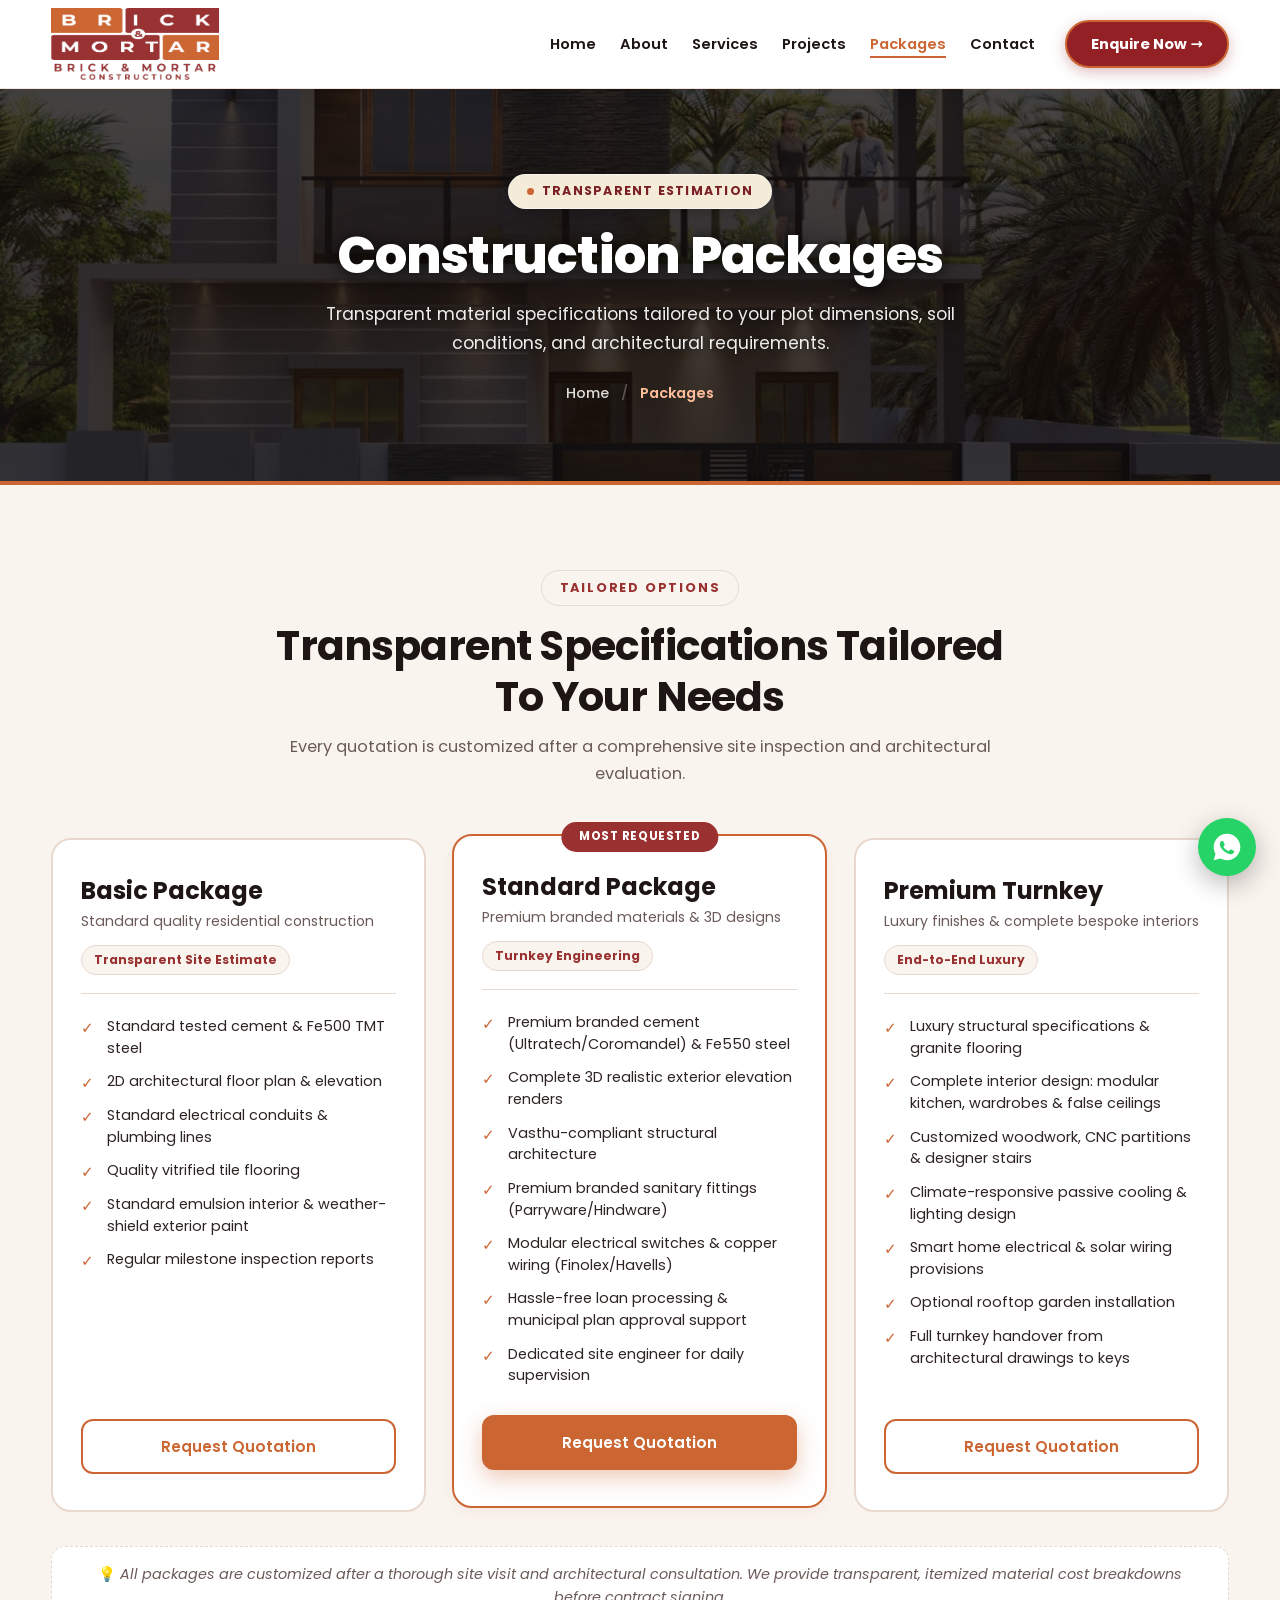
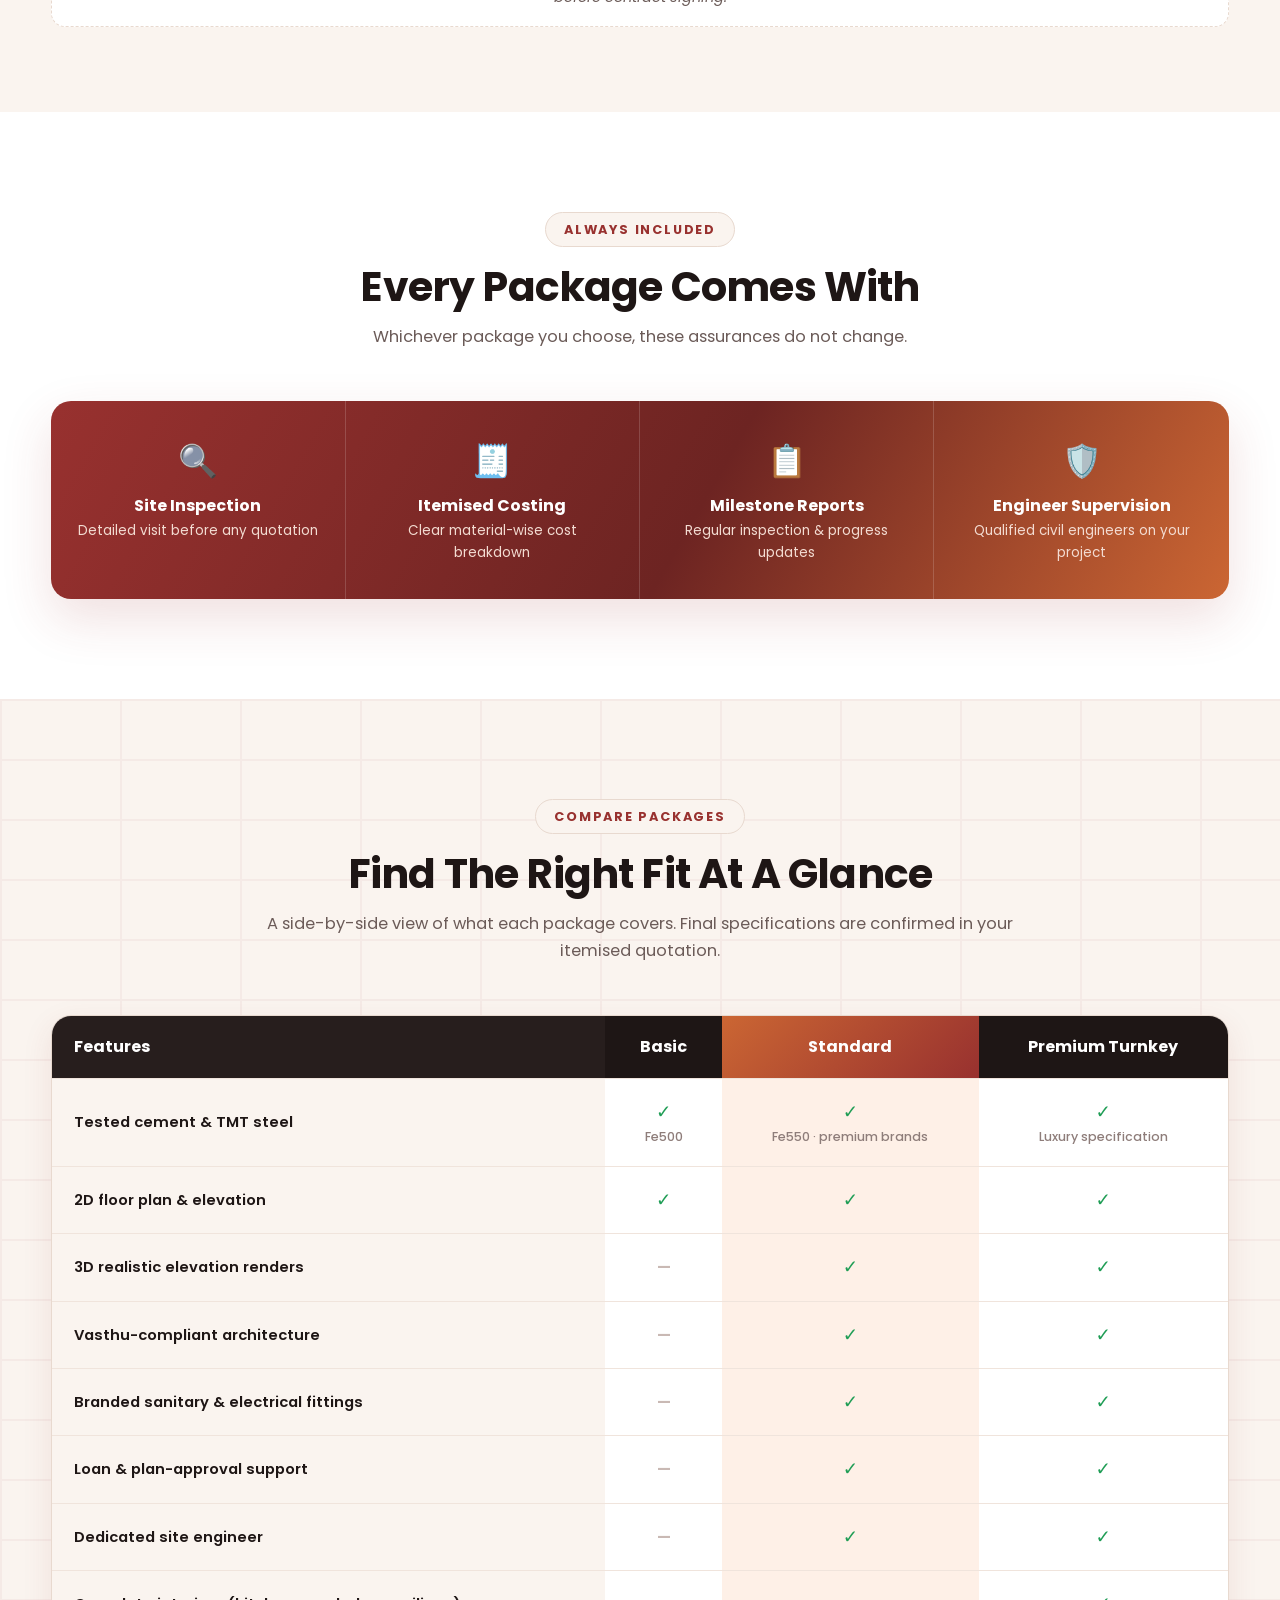
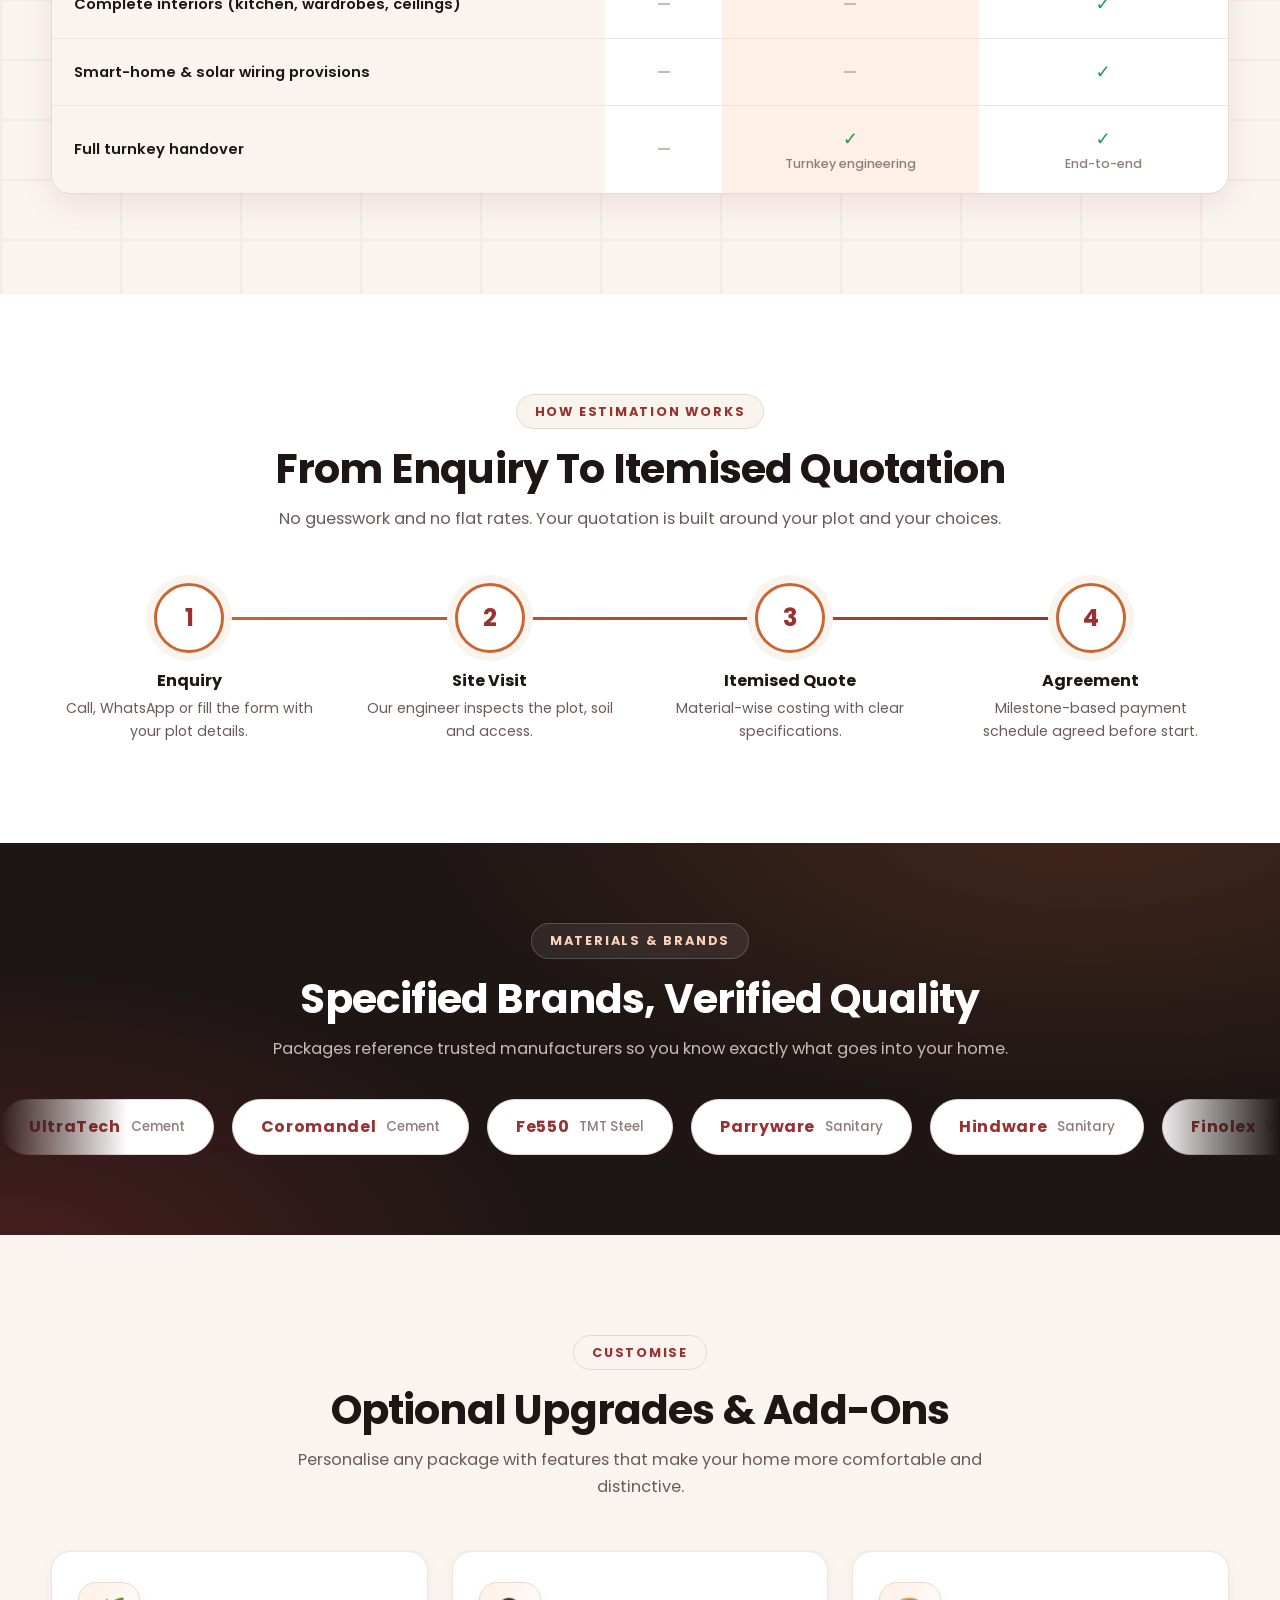
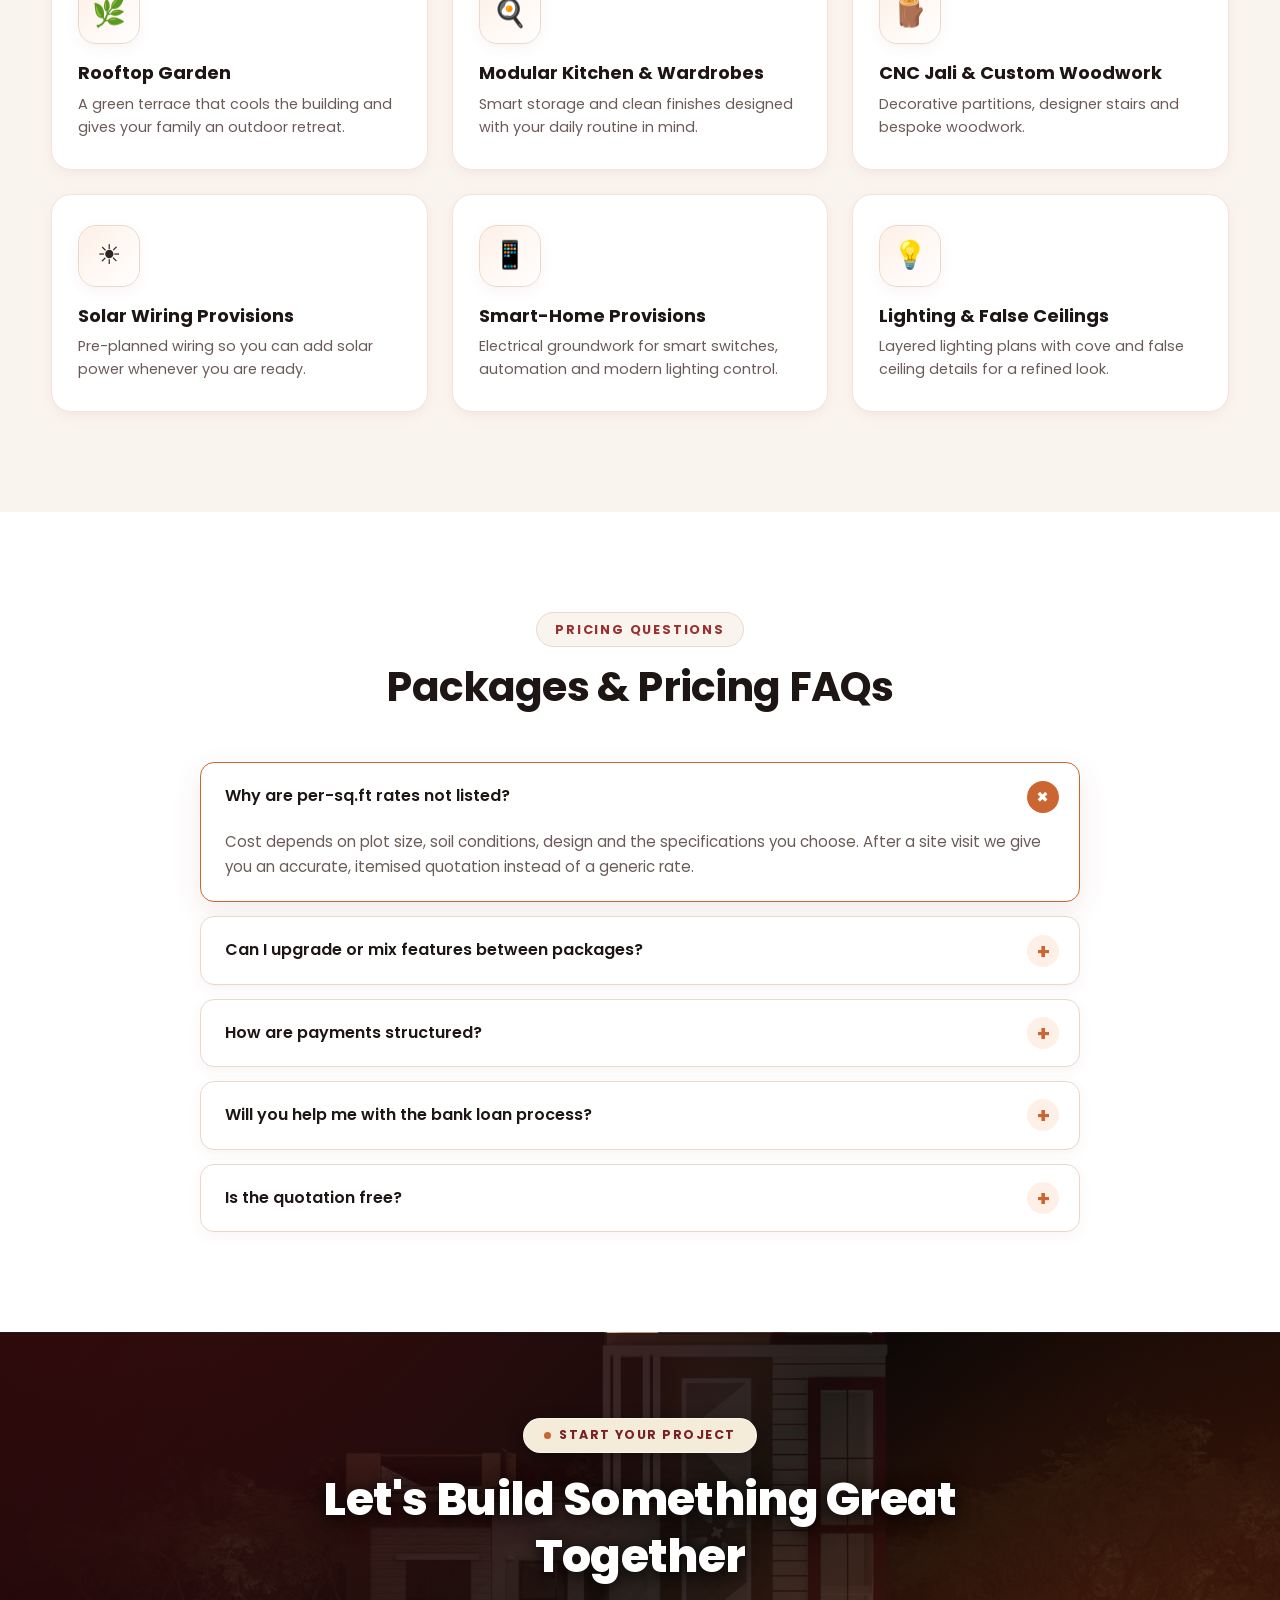
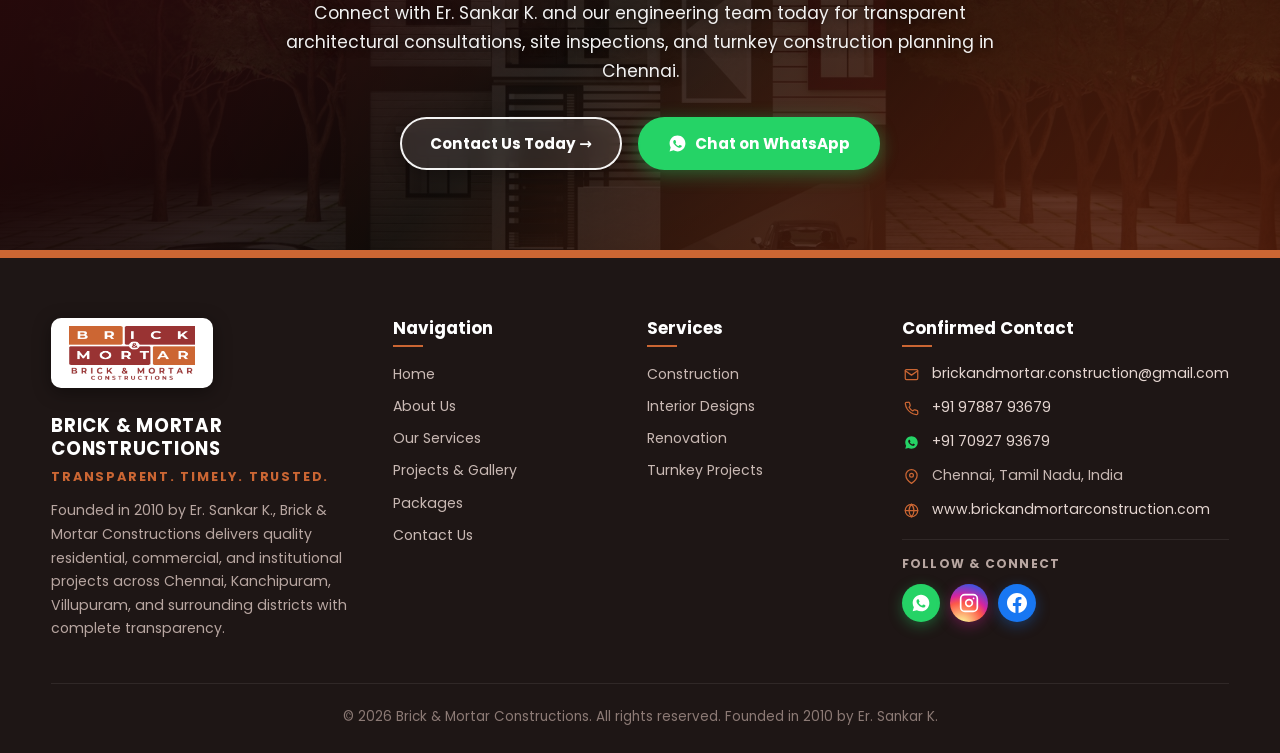
<file: packages.html>
<!DOCTYPE html>
<html lang="en">
<head>
  <meta charset="UTF-8">
  <meta name="viewport" content="width=device-width, initial-scale=1.0">
  <title>Construction Packages &amp; Estimates | Brick &amp; Mortar Constructions</title>
  <meta name="description" content="Explore transparent construction packages by Brick &amp; Mortar Constructions in Chennai. Basic, Standard, and Premium Turnkey building specifications with itemized estimation.">
  <link rel="canonical" href="http://www.brickandmortarconstruction.com/packages.html">
  <link rel="icon" type="image/png" href="images/logo.png">
  <meta name="theme-color" content="#98312F">

  <!-- Open Graph -->
  <meta property="og:type" content="website">
  <meta property="og:url" content="http://www.brickandmortarconstruction.com/packages.html">
  <meta property="og:title" content="Construction Packages | Brick &amp; Mortar Constructions">
  <meta property="og:description" content="Transparent building packages and itemized cost breakdowns in Chennai.">
  <meta property="og:image" content="images/hero-building.jpg">

  <link rel="preconnect" href="https://fonts.googleapis.com">
  <link rel="preconnect" href="https://fonts.gstatic.com" crossorigin>
  <link href="https://fonts.googleapis.com/css2?family=Poppins:ital,wght@0,300;0,400;0,500;0,600;0,700;0,800;1,400&display=swap" rel="stylesheet">
  <link rel="stylesheet" href="style.css">
</head>
<body class="pg-ext">

  <!-- ============ HEADER & NAVIGATION ============ -->
  <header>
    <div class="container nav">
      <a href="index.html" class="logo" aria-label="Brick &amp; Mortar Constructions Home">
        <img src="images/logo.png" alt="Brick &amp; Mortar Constructions Logo" class="brand-logo" width="168" height="72">
      </a>
      <input type="checkbox" id="menu" class="menu-toggle" aria-label="Toggle navigation menu">
      <label for="menu" class="burger" aria-label="Open menu">
        <span></span>
        <span></span>
        <span></span>
      </label>
      <label for="menu" class="nav-overlay" aria-hidden="true"></label>
      <ul class="nav-links">
        <li><a href="index.html">Home</a></li>
        <li><a href="about.html">About</a></li>
        <li><a href="services.html">Services</a></li>
        <li><a href="projects.html">Projects</a></li>
        <li><a href="packages.html" class="active">Packages</a></li>
        <li><a href="contact.html">Contact</a></li>
        <li><a href="https://wa.me/917092793679" class="btn btn-primary nav-cta" target="_blank" rel="noopener">Enquire Now →</a></li>
      </ul>
    </div>
  </header>

  <!-- ============ PAGE BANNER ============ -->
  <div class="page-banner page-banner-packages">
    <div class="container">
      <span class="pill-white">TRANSPARENT ESTIMATION</span>
      <h1>Construction Packages</h1>
      <p>Transparent material specifications tailored to your plot dimensions, soil conditions, and architectural requirements.</p>
      <div class="breadcrumb">
        <a href="index.html">Home</a>
        <span class="sep">/</span>
        <span class="current">Packages</span>
      </div>
    </div>
  </div>

  <!-- ============ PACKAGES SECTION ============ -->
  <section class="packages-section" id="packages">
    <div class="container">
      <div class="section-head">
        <span class="tag">Tailored Options</span>
        <h2>Transparent Specifications Tailored To Your Needs</h2>
        <p>Every quotation is customized after a comprehensive site inspection and architectural evaluation.</p>
      </div>

      <div class="packages-grid">
        <div class="package-card">
          <div class="package-header">
            <h3>Basic Package</h3>
            <p class="pack-sub">Standard quality residential construction</p>
            <div class="pack-tag">Transparent Site Estimate</div>
          </div>
          <ul class="package-features">
            <li>Standard tested cement &amp; Fe500 TMT steel</li>
            <li>2D architectural floor plan &amp; elevation</li>
            <li>Standard electrical conduits &amp; plumbing lines</li>
            <li>Quality vitrified tile flooring</li>
            <li>Standard emulsion interior &amp; weather-shield exterior paint</li>
            <li>Regular milestone inspection reports</li>
          </ul>
          <a href="contact.html" class="btn btn-outline pack-btn">Request Quotation</a>
        </div>

        <div class="package-card featured">
          <div class="package-badge">Most Requested</div>
          <div class="package-header">
            <h3>Standard Package</h3>
            <p class="pack-sub">Premium branded materials &amp; 3D designs</p>
            <div class="pack-tag">Turnkey Engineering</div>
          </div>
          <ul class="package-features">
            <li>Premium branded cement (Ultratech/Coromandel) &amp; Fe550 steel</li>
            <li>Complete 3D realistic exterior elevation renders</li>
            <li>Vasthu-compliant structural architecture</li>
            <li>Premium branded sanitary fittings (Parryware/Hindware)</li>
            <li>Modular electrical switches &amp; copper wiring (Finolex/Havells)</li>
            <li>Hassle-free loan processing &amp; municipal plan approval support</li>
            <li>Dedicated site engineer for daily supervision</li>
          </ul>
          <a href="contact.html" class="btn btn-primary pack-btn">Request Quotation</a>
        </div>

        <div class="package-card">
          <div class="package-header">
            <h3>Premium Turnkey</h3>
            <p class="pack-sub">Luxury finishes &amp; complete bespoke interiors</p>
            <div class="pack-tag">End-to-End Luxury</div>
          </div>
          <ul class="package-features">
            <li>Luxury structural specifications &amp; granite flooring</li>
            <li>Complete interior design: modular kitchen, wardrobes &amp; false ceilings</li>
            <li>Customized woodwork, CNC partitions &amp; designer stairs</li>
            <li>Climate-responsive passive cooling &amp; lighting design</li>
            <li>Smart home electrical &amp; solar wiring provisions</li>
            <li>Optional rooftop garden installation</li>
            <li>Full turnkey handover from architectural drawings to keys</li>
          </ul>
          <a href="contact.html" class="btn btn-outline pack-btn">Request Quotation</a>
        </div>
      </div>

      <div class="quote-note">
        <p>💡 <em>All packages are customized after a thorough site visit and architectural consultation. We provide transparent, itemized material cost breakdowns before contract signing.</em></p>
      </div>
    </div>
  </section>

  <!-- ============ [NEW] INCLUDED WITH EVERY PACKAGE ============ -->
  <section class="bm-sec white" id="every-package">
    <div class="container">
      <div class="section-head">
        <span class="tag">Always Included</span>
        <h2>Every Package Comes With</h2>
        <p>Whichever package you choose, these assurances do not change.</p>
      </div>
      <div class="bm-strip reveal">
        <div><span>🔍</span><h4>Site Inspection</h4><p>Detailed visit before any quotation</p></div>
        <div><span>🧾</span><h4>Itemised Costing</h4><p>Clear material-wise cost breakdown</p></div>
        <div><span>📋</span><h4>Milestone Reports</h4><p>Regular inspection &amp; progress updates</p></div>
        <div><span>🛡️</span><h4>Engineer Supervision</h4><p>Qualified civil engineers on your project</p></div>
      </div>
    </div>
  </section>

  <!-- ============ [NEW] COMPARISON TABLE ============ -->
  <section class="bm-sec cream bricks" id="compare">
    <div class="container">
      <div class="section-head">
        <span class="tag">Compare Packages</span>
        <h2>Find The Right Fit At A Glance</h2>
        <p>A side-by-side view of what each package covers. Final specifications are confirmed in your itemised quotation.</p>
      </div>
      <p class="bm-swipe">Swipe sideways to compare all packages →</p>
      <div class="bm-table-wrap reveal">
        <table class="bm-table">
          <thead>
            <tr><th scope="col">Features</th><th scope="col">Basic</th><th scope="col" class="hot">Standard</th><th scope="col">Premium Turnkey</th></tr>
          </thead>
          <tbody>
            <tr><th scope="row">Tested cement &amp; TMT steel</th><td><span class="bm-yes">✓</span><span class="bm-note">Fe500</span></td><td class="hot"><span class="bm-yes">✓</span><span class="bm-note">Fe550 · premium brands</span></td><td><span class="bm-yes">✓</span><span class="bm-note">Luxury specification</span></td></tr>
            <tr><th scope="row">2D floor plan &amp; elevation</th><td><span class="bm-yes">✓</span></td><td class="hot"><span class="bm-yes">✓</span></td><td><span class="bm-yes">✓</span></td></tr>
            <tr><th scope="row">3D realistic elevation renders</th><td><span class="bm-no">—</span></td><td class="hot"><span class="bm-yes">✓</span></td><td><span class="bm-yes">✓</span></td></tr>
            <tr><th scope="row">Vasthu-compliant architecture</th><td><span class="bm-no">—</span></td><td class="hot"><span class="bm-yes">✓</span></td><td><span class="bm-yes">✓</span></td></tr>
            <tr><th scope="row">Branded sanitary &amp; electrical fittings</th><td><span class="bm-no">—</span></td><td class="hot"><span class="bm-yes">✓</span></td><td><span class="bm-yes">✓</span></td></tr>
            <tr><th scope="row">Loan &amp; plan-approval support</th><td><span class="bm-no">—</span></td><td class="hot"><span class="bm-yes">✓</span></td><td><span class="bm-yes">✓</span></td></tr>
            <tr><th scope="row">Dedicated site engineer</th><td><span class="bm-no">—</span></td><td class="hot"><span class="bm-yes">✓</span></td><td><span class="bm-yes">✓</span></td></tr>
            <tr><th scope="row">Complete interiors (kitchen, wardrobes, ceilings)</th><td><span class="bm-no">—</span></td><td class="hot"><span class="bm-no">—</span></td><td><span class="bm-yes">✓</span></td></tr>
            <tr><th scope="row">Smart-home &amp; solar wiring provisions</th><td><span class="bm-no">—</span></td><td class="hot"><span class="bm-no">—</span></td><td><span class="bm-yes">✓</span></td></tr>
            <tr><th scope="row">Full turnkey handover</th><td><span class="bm-no">—</span></td><td class="hot"><span class="bm-yes">✓</span><span class="bm-note">Turnkey engineering</span></td><td><span class="bm-yes">✓</span><span class="bm-note">End-to-end</span></td></tr>
          </tbody>
        </table>
      </div>
    </div>
  </section>

  <!-- ============ [NEW] ESTIMATE PROCESS ============ -->
  <section class="bm-sec white" id="estimate-process">
    <div class="container">
      <div class="section-head">
        <span class="tag">How Estimation Works</span>
        <h2>From Enquiry To Itemised Quotation</h2>
        <p>No guesswork and no flat rates. Your quotation is built around your plot and your choices.</p>
      </div>
      <div class="bm-steps">
        <div class="bm-steps-line" aria-hidden="true"><i></i></div>
        <div class="bm-step"><b>1</b><h4>Enquiry</h4><p>Call, WhatsApp or fill the form with your plot details.</p></div>
        <div class="bm-step"><b>2</b><h4>Site Visit</h4><p>Our engineer inspects the plot, soil and access.</p></div>
        <div class="bm-step"><b>3</b><h4>Itemised Quote</h4><p>Material-wise costing with clear specifications.</p></div>
        <div class="bm-step"><b>4</b><h4>Agreement</h4><p>Milestone-based payment schedule agreed before start.</p></div>
      </div>
    </div>
  </section>

  <!-- ============ [NEW] BRANDS ============ -->
  <section class="bm-sec dark" id="brands" style="padding:80px 0">
    <div class="container">
      <div class="section-head" style="margin-bottom:36px">
        <span class="tag">Materials &amp; Brands</span>
        <h2>Specified Brands, Verified Quality</h2>
        <p>Packages reference trusted manufacturers so you know exactly what goes into your home.</p>
      </div>
    </div>
    <div class="bm-marquee" aria-label="Material brands used">
      <div class="bm-marquee-track">
        <span class="bm-brand">UltraTech <small>Cement</small></span><span class="bm-brand">Coromandel <small>Cement</small></span><span class="bm-brand">Fe550 <small>TMT Steel</small></span><span class="bm-brand">Parryware <small>Sanitary</small></span><span class="bm-brand">Hindware <small>Sanitary</small></span><span class="bm-brand">Finolex <small>Wiring</small></span><span class="bm-brand">Havells <small>Switches</small></span>
        <span class="bm-brand">UltraTech <small>Cement</small></span><span class="bm-brand">Coromandel <small>Cement</small></span><span class="bm-brand">Fe550 <small>TMT Steel</small></span><span class="bm-brand">Parryware <small>Sanitary</small></span><span class="bm-brand">Hindware <small>Sanitary</small></span><span class="bm-brand">Finolex <small>Wiring</small></span><span class="bm-brand">Havells <small>Switches</small></span>
      </div>
    </div>
  </section>

  <!-- ============ [NEW] ADD-ONS ============ -->
  <section class="bm-sec cream" id="addons">
    <div class="container">
      <div class="section-head">
        <span class="tag">Customise</span>
        <h2>Optional Upgrades &amp; Add-Ons</h2>
        <p>Personalise any package with features that make your home more comfortable and distinctive.</p>
      </div>
      <div class="bm-grid bm-g3">
        <article class="bm-card"><div class="bm-ico">🌿</div><h3>Rooftop Garden</h3><p>A green terrace that cools the building and gives your family an outdoor retreat.</p></article>
        <article class="bm-card"><div class="bm-ico">🍳</div><h3>Modular Kitchen &amp; Wardrobes</h3><p>Smart storage and clean finishes designed with your daily routine in mind.</p></article>
        <article class="bm-card"><div class="bm-ico">🪵</div><h3>CNC Jali &amp; Custom Woodwork</h3><p>Decorative partitions, designer stairs and bespoke woodwork.</p></article>
        <article class="bm-card"><div class="bm-ico">☀️</div><h3>Solar Wiring Provisions</h3><p>Pre-planned wiring so you can add solar power whenever you are ready.</p></article>
        <article class="bm-card"><div class="bm-ico">📱</div><h3>Smart-Home Provisions</h3><p>Electrical groundwork for smart switches, automation and modern lighting control.</p></article>
        <article class="bm-card"><div class="bm-ico">💡</div><h3>Lighting &amp; False Ceilings</h3><p>Layered lighting plans with cove and false ceiling details for a refined look.</p></article>
      </div>
    </div>
  </section>

  <!-- ============ [NEW] FAQ ============ -->
  <section class="bm-sec white" id="package-faq">
    <div class="container">
      <div class="section-head">
        <span class="tag">Pricing Questions</span>
        <h2>Packages &amp; Pricing FAQs</h2>
      </div>
      <div class="bm-faq">
        <details open><summary>Why are per-sq.ft rates not listed?</summary><div>Cost depends on plot size, soil conditions, design and the specifications you choose. After a site visit we give you an accurate, itemised quotation instead of a generic rate.</div></details>
        <details><summary>Can I upgrade or mix features between packages?</summary><div>Yes. Packages are starting points; we can customise specifications and add upgrades like interiors or a rooftop garden to suit your budget.</div></details>
        <details><summary>How are payments structured?</summary><div>Payments are tied to verified construction milestones, agreed in writing before work begins.</div></details>
        <details><summary>Will you help me with the bank loan process?</summary><div>Yes. We help with the documentation and plan approvals that banks require.</div></details>
        <details><summary>Is the quotation free?</summary><div>Yes. Contact us to schedule a site visit and receive your itemised quotation.</div></details>
      </div>
    </div>
  </section>

  <!-- ============ ENQUIRY CTA BANNER ============ -->
  <section class="enquiry-cta">
    <div class="container enquiry-cta-content">
      <span class="pill-white">START YOUR PROJECT</span>
      <h2>Let's Build Something Great Together</h2>
      <p class="cta-desc">Connect with Er. Sankar K. and our engineering team today for transparent architectural consultations, site inspections, and turnkey construction planning in Chennai.</p>
      <div class="enquiry-cta-btns">
        <a href="contact.html" class="btn btn-outline-white">Contact Us Today →</a>
        <a href="https://wa.me/917092793679" class="btn btn-wa" target="_blank" rel="noopener">
          <svg width="20" height="20" viewBox="0 0 32 32" fill="currentColor" aria-hidden="true"><path d="M16 2.667C8.636 2.667 2.667 8.636 2.667 16c0 2.477.677 4.793 1.854 6.786L2.667 29.333l6.737-1.768A13.255 13.255 0 0016 29.333c7.364 0 13.333-5.969 13.333-13.333S23.364 2.667 16 2.667zm6.758 18.847c-.287.808-1.42 1.48-2.33 1.677-.624.133-1.438.241-4.184-.897-3.513-1.455-5.776-5.01-5.952-5.244-.176-.234-1.43-1.905-1.43-3.633 0-1.728.904-2.58 1.226-2.932.322-.352.703-.44 0.938-.44.234 0 .468.002.673.012.219.011.512-.083.801.611.298.718 1.018 2.484 1.107 2.664.088.18.147.391.029.626-.117.234-.176.38-.352.586-.176.205-.37.458-.528.615-.176.176-.36.368-.155.72.205.352.913 1.507 1.959 2.44 1.345 1.198 2.48 1.569 2.832 1.745.352.176.557.147.762-.088.205-.234.88-1.026 1.114-1.378.234-.352.468-.293.791-.176.322.117 2.052.968 2.404 1.144.352.176.586.264.673.41.088.147.088.85-.199 1.658z"/></svg>
          Chat on WhatsApp
        </a>
      </div>
    </div>
  </section>

    <!-- ============ FOOTER ============ -->
  <footer>
    <div class="container">
      <div class="footer-grid">
        <!-- Brand Column -->
        <div class="footer-brand">
          <a href="index.html" class="footer-logo-badge" aria-label="Brick &amp; Mortar Constructions Home">
            <img src="images/logo.png" alt="Brick &amp; Mortar Constructions Logo" class="footer-brand-logo" width="168" height="72" loading="lazy" decoding="async">
          </a>
          <h3 class="footer-company-name">BRICK &amp; MORTAR CONSTRUCTIONS</h3>
          <p class="footer-tagline">TRANSPARENT. TIMELY. TRUSTED.</p>
          <p class="footer-desc">Founded in 2010 by Er. Sankar K., Brick &amp; Mortar Constructions delivers quality residential, commercial, and institutional projects across Chennai, Kanchipuram, Villupuram, and surrounding districts with complete transparency.</p>
        </div>

        <!-- Navigation Links Column -->
        <div class="footer-links">
          <h4>Navigation</h4>
          <ul>
            <li><a href="index.html">Home</a></li>
            <li><a href="about.html">About Us</a></li>
            <li><a href="services.html">Our Services</a></li>
            <li><a href="projects.html">Projects &amp; Gallery</a></li>
            <li><a href="packages.html">Packages</a></li>
            <li><a href="contact.html">Contact Us</a></li>
          </ul>
        </div>

        <!-- Services Links Column -->
        <div class="footer-links">
          <h4>Services</h4>
          <ul>
            <li><a href="services.html">Construction</a></li>
            <li><a href="services.html">Interior Designs</a></li>
            <li><a href="services.html">Renovation</a></li>
            <li><a href="services.html">Turnkey Projects</a></li>
          </ul>
        </div>

        <!-- Confirmed Contact Column -->
        <div class="footer-contact">
          <h4>Confirmed Contact</h4>
          <ul class="footer-contact-list">
            <li>
              <span class="f-icon" aria-hidden="true">
                <svg width="15" height="15" viewBox="0 0 24 24" fill="none" stroke="currentColor" stroke-width="2" stroke-linecap="round" stroke-linejoin="round"><path d="M4 4h16c1.1 0 2 .9 2 2v12c0 1.1-.9 2-2 2H4c-1.1 0-2-.9-2-2V6c0-1.1.9-2 2-2z"></path><polyline points="22,6 12,13 2,6"></polyline></svg>
              </span>
              <a href="mailto:brickandmortar.construction@gmail.com">brickandmortar.construction@gmail.com</a>
            </li>
            <li>
              <span class="f-icon" aria-hidden="true">
                <svg width="15" height="15" viewBox="0 0 24 24" fill="none" stroke="currentColor" stroke-width="2" stroke-linecap="round" stroke-linejoin="round"><path d="M22 16.92v3a2 2 0 0 1-2.18 2 19.79 19.79 0 0 1-8.63-3.07 19.5 19.5 0 0 1-6-6 19.79 19.79 0 0 1-3.07-8.67A2 2 0 0 1 4.11 2h3a2 2 0 0 1 2 1.72 12.84 12.84 0 0 0 .7 2.81 2 2 0 0 1-.45 2.11L8.09 9.91a16 16 0 0 0 6 6l1.27-1.27a2 2 0 0 1 2.11-.45 12.84 12.84 0 0 0 2.81.7A2 2 0 0 1 22 16.92z"></path></svg>
              </span>
              <a href="tel:+919788793679">+91 97887 93679</a>
            </li>
            <li>
              <span class="f-icon f-wa" aria-hidden="true">
                <svg width="15" height="15" viewBox="0 0 32 32" fill="currentColor"><path d="M16 2.667C8.636 2.667 2.667 8.636 2.667 16c0 2.477.677 4.793 1.854 6.786L2.667 29.333l6.737-1.768A13.255 13.255 0 0016 29.333c7.364 0 13.333-5.969 13.333-13.333S23.364 2.667 16 2.667zm6.758 18.847c-.287.808-1.42 1.48-2.33 1.677-.624.133-1.438.241-4.184-.897-3.513-1.455-5.776-5.01-5.952-5.244-.176-.234-1.43-1.905-1.43-3.633 0-1.728.904-2.58 1.226-2.932.322-.352.703-.44 0.938-.44.234 0 .468.002.673.012.219.011.512-.083.801.611.298.718 1.018 2.484 1.107 2.664.088.18.147.391.029.626-.117.234-.176.38-.352.586-.176.205-.37.458-.528.615-.176.176-.36.368-.155.72.205.352.913 1.507 1.959 2.44 1.345 1.198 2.48 1.569 2.832 1.745.352.176.557.147.762-.088.205-.234.88-1.026 1.114-1.378.234-.352.468-.293.791-.176.322.117 2.052.968 2.404 1.144.352.176.586.264.673.41.088.147.088.85-.199 1.658z"/></svg>
              </span>
              <a href="https://wa.me/917092793679" target="_blank" rel="noopener">+91 70927 93679</a>
            </li>
            <li>
              <span class="f-icon" aria-hidden="true">
                <svg width="15" height="15" viewBox="0 0 24 24" fill="none" stroke="currentColor" stroke-width="2" stroke-linecap="round" stroke-linejoin="round"><path d="M21 10c0 7-9 13-9 13s-9-6-9-13a9 9 0 0 1 18 0z"></path><circle cx="12" cy="10" r="3"></circle></svg>
              </span>
              <span>Chennai, Tamil Nadu, India</span>
            </li>
            <li>
              <span class="f-icon" aria-hidden="true">
                <svg width="15" height="15" viewBox="0 0 24 24" fill="none" stroke="currentColor" stroke-width="2" stroke-linecap="round" stroke-linejoin="round"><circle cx="12" cy="12" r="10"></circle><line x1="2" y1="12" x2="22" y2="12"></line><path d="M12 2a15.3 15.3 0 0 1 4 10 15.3 15.3 0 0 1-4 10 15.3 15.3 0 0 1-4-10 15.3 15.3 0 0 1 4-10z"></path></svg>
              </span>
              <a href="http://www.brickandmortarconstruction.com" target="_blank" rel="noopener">www.brickandmortarconstruction.com</a>
            </li>
          </ul>

          <!-- Official Social Media Profiles -->
          <div class="footer-social-wrap">
            <span class="footer-social-title">Follow &amp; Connect</span>
            <div class="footer-social-icons">
              <a href="https://wa.me/917092793679" target="_blank" rel="noopener" class="footer-social-btn fs-wa" title="Chat on WhatsApp: +91 70927 93679" aria-label="WhatsApp">
                <svg width="20" height="20" viewBox="0 0 32 32" fill="currentColor"><path d="M16 2.667C8.636 2.667 2.667 8.636 2.667 16c0 2.477.677 4.793 1.854 6.786L2.667 29.333l6.737-1.768A13.255 13.255 0 0016 29.333c7.364 0 13.333-5.969 13.333-13.333S23.364 2.667 16 2.667zm6.758 18.847c-.287.808-1.42 1.48-2.33 1.677-.624.133-1.438.241-4.184-.897-3.513-1.455-5.776-5.01-5.952-5.244-.176-.234-1.43-1.905-1.43-3.633 0-1.728.904-2.58 1.226-2.932.322-.352.703-.44 0.938-.44.234 0 .468.002.673.012.219.011.512-.083.801.611.298.718 1.018 2.484 1.107 2.664.088.18.147.391.029.626-.117.234-.176.38-.352.586-.176.205-.37.458-.528.615-.176.176-.36.368-.155.72.205.352.913 1.507 1.959 2.44 1.345 1.198 2.48 1.569 2.832 1.745.352.176.557.147.762-.088.205-.234.88-1.026 1.114-1.378.234-.352.468-.293.791-.176.322.117 2.052.968 2.404 1.144.352.176.586.264.673.41.088.147.088.85-.199 1.658z"/></svg>
              </a>
              <a href="https://www.instagram.com/brick_and_mortar_construction?utm_source=qr&amp;mdxt=MW40MDJtd2JzZjNscw==" target="_blank" rel="noopener" class="footer-social-btn fs-ig" title="Follow on Instagram: @brick_and_mortar_construction" aria-label="Instagram">
                <svg width="20" height="20" viewBox="0 0 24 24" fill="none" stroke="currentColor" stroke-width="2" stroke-linecap="round" stroke-linejoin="round"><rect x="2" y="2" width="20" height="20" rx="5" ry="5"></rect><path d="M16 11.37A4 4 0 1 1 12.63 8 4 4 0 0 1 16 11.37z"></path><line x1="17.5" y1="6.5" x2="17.51" y2="6.5"></line></svg>
              </a>
              <a href="https://www.facebook.com/share/1JTjHdAZ68/" target="_blank" rel="noopener" class="footer-social-btn fs-fb" title="Connect on Facebook: Brick &amp; Mortar Constructions" aria-label="Facebook">
                <svg width="20" height="20" viewBox="0 0 24 24" fill="currentColor"><path d="M24 12.073c0-6.627-5.373-12-12-12s-12 5.373-12 12c0 5.99 4.388 10.954 10.125 11.854v-8.385H7.078v-3.47h3.047V9.43c0-3.007 1.792-4.669 4.533-4.669 1.312 0 2.686.235 2.686.235v2.953H15.83c-1.491 0-1.956.925-1.956 1.874v2.25h3.328l-.532 3.47h-2.796v8.385C19.612 23.027 24 18.062 24 12.073z"/></svg>
              </a>
            </div>
          </div>
        </div>
      </div>

      <div class="footer-bottom">
        <p>© 2026 Brick &amp; Mortar Constructions. All rights reserved. Founded in 2010 by Er. Sankar K.</p>
      </div>
    </div>
  </footer>

  <!-- ============ FLOATING WHATSAPP BUTTON ============ -->
  <a class="wa-float" href="https://wa.me/917092793679" target="_blank" rel="noopener" aria-label="Chat on WhatsApp with Brick &amp; Mortar Constructions (+91 70927 93679)">
    <svg viewBox="0 0 32 32" class="wa-icon" fill="currentColor" width="30" height="30">
      <path d="M16 2.667C8.636 2.667 2.667 8.636 2.667 16c0 2.477.677 4.793 1.854 6.786L2.667 29.333l6.737-1.768A13.255 13.255 0 0016 29.333c7.364 0 13.333-5.969 13.333-13.333S23.364 2.667 16 2.667zm6.758 18.847c-.287.808-1.42 1.48-2.33 1.677-.624.133-1.438.241-4.184-.897-3.513-1.455-5.776-5.01-5.952-5.244-.176-.234-1.43-1.905-1.43-3.633 0-1.728.904-2.58 1.226-2.932.322-.352.703-.44 0.938-.44.234 0 .468.002.673.012.219.011.512-.083.801.611.298.718 1.018 2.484 1.107 2.664.088.18.147.391.029.626-.117.234-.176.38-.352.586-.176.205-.37.458-.528.615-.176.176-.36.368-.155.72.205.352.913 1.507 1.959 2.44 1.345 1.198 2.48 1.569 2.832 1.745.352.176.557.147.762-.088.205-.234.88-1.026 1.114-1.378.234-.352.468-.293.791-.176.322.117 2.052.968 2.404 1.144.352.176.586.264.673.41.088.147.088.85-.199 1.658z"/>
    </svg>
  </a>

</body>
</html>
</file>
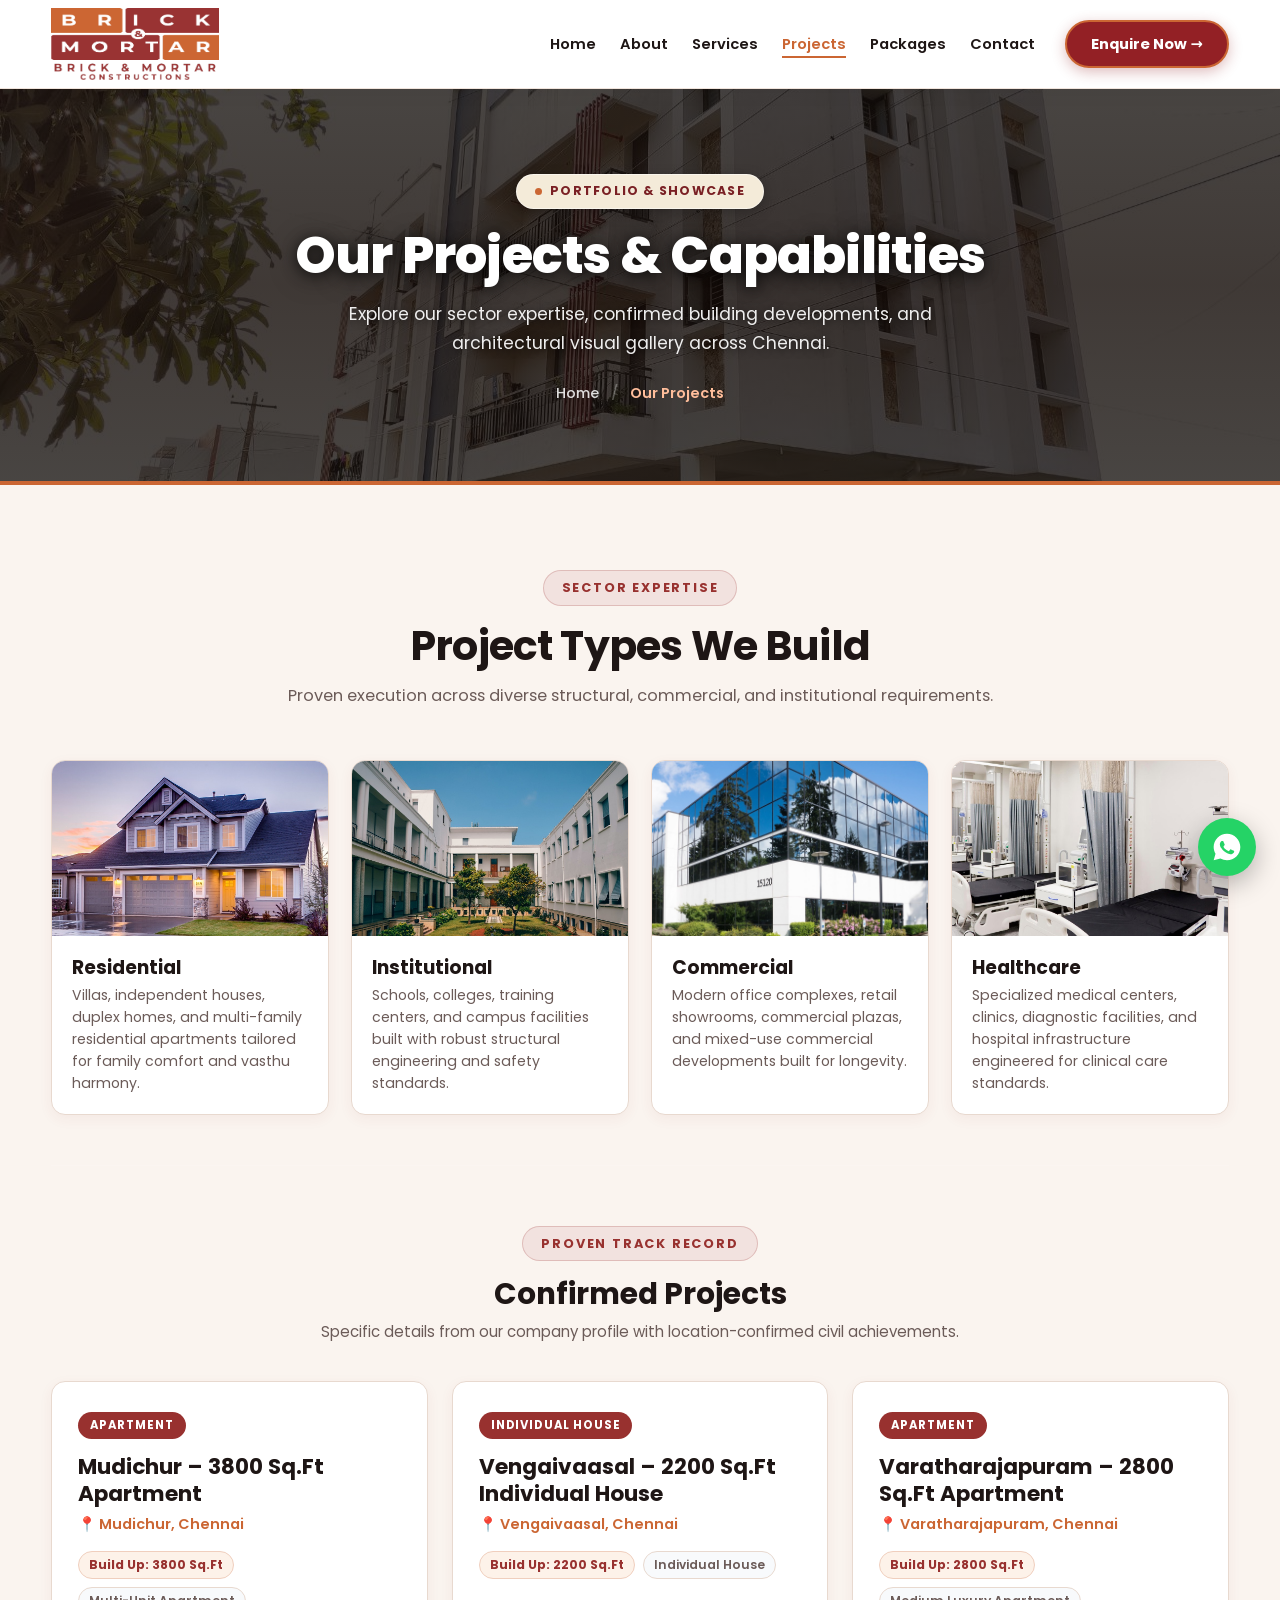
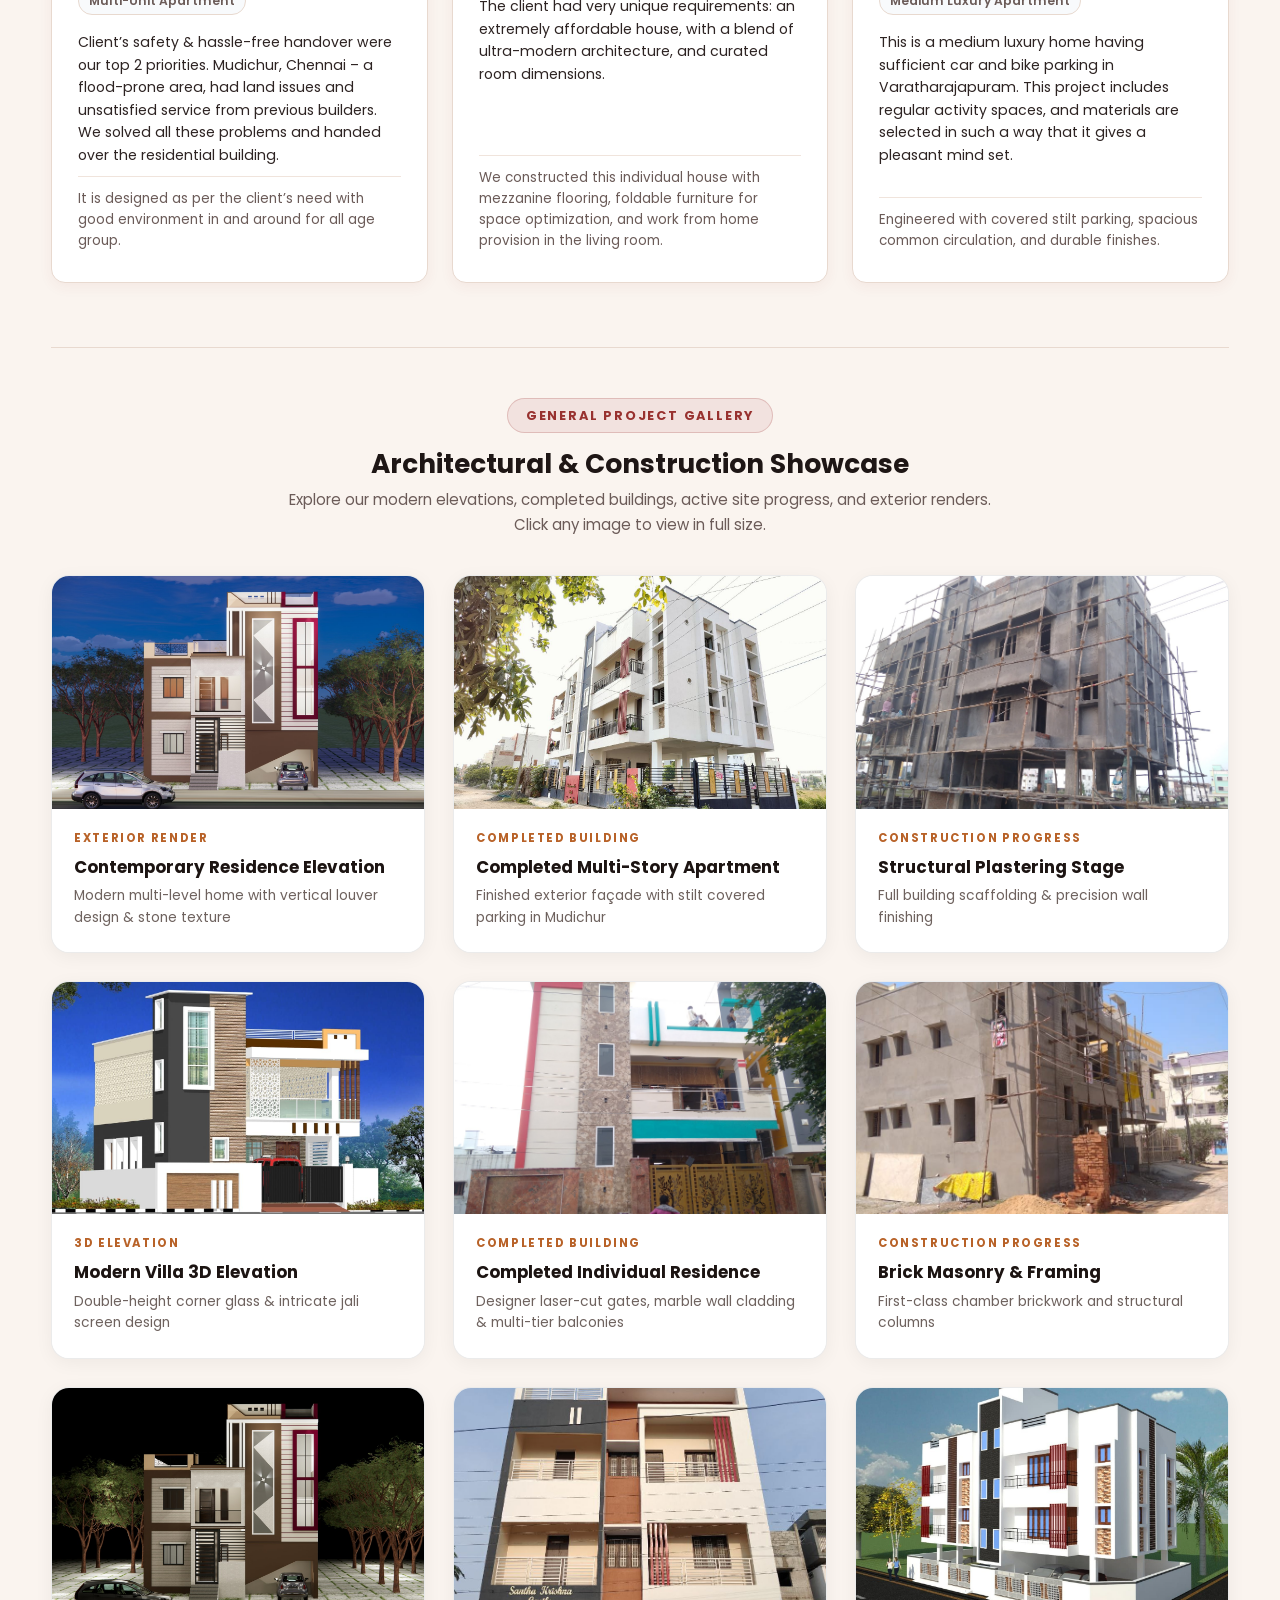
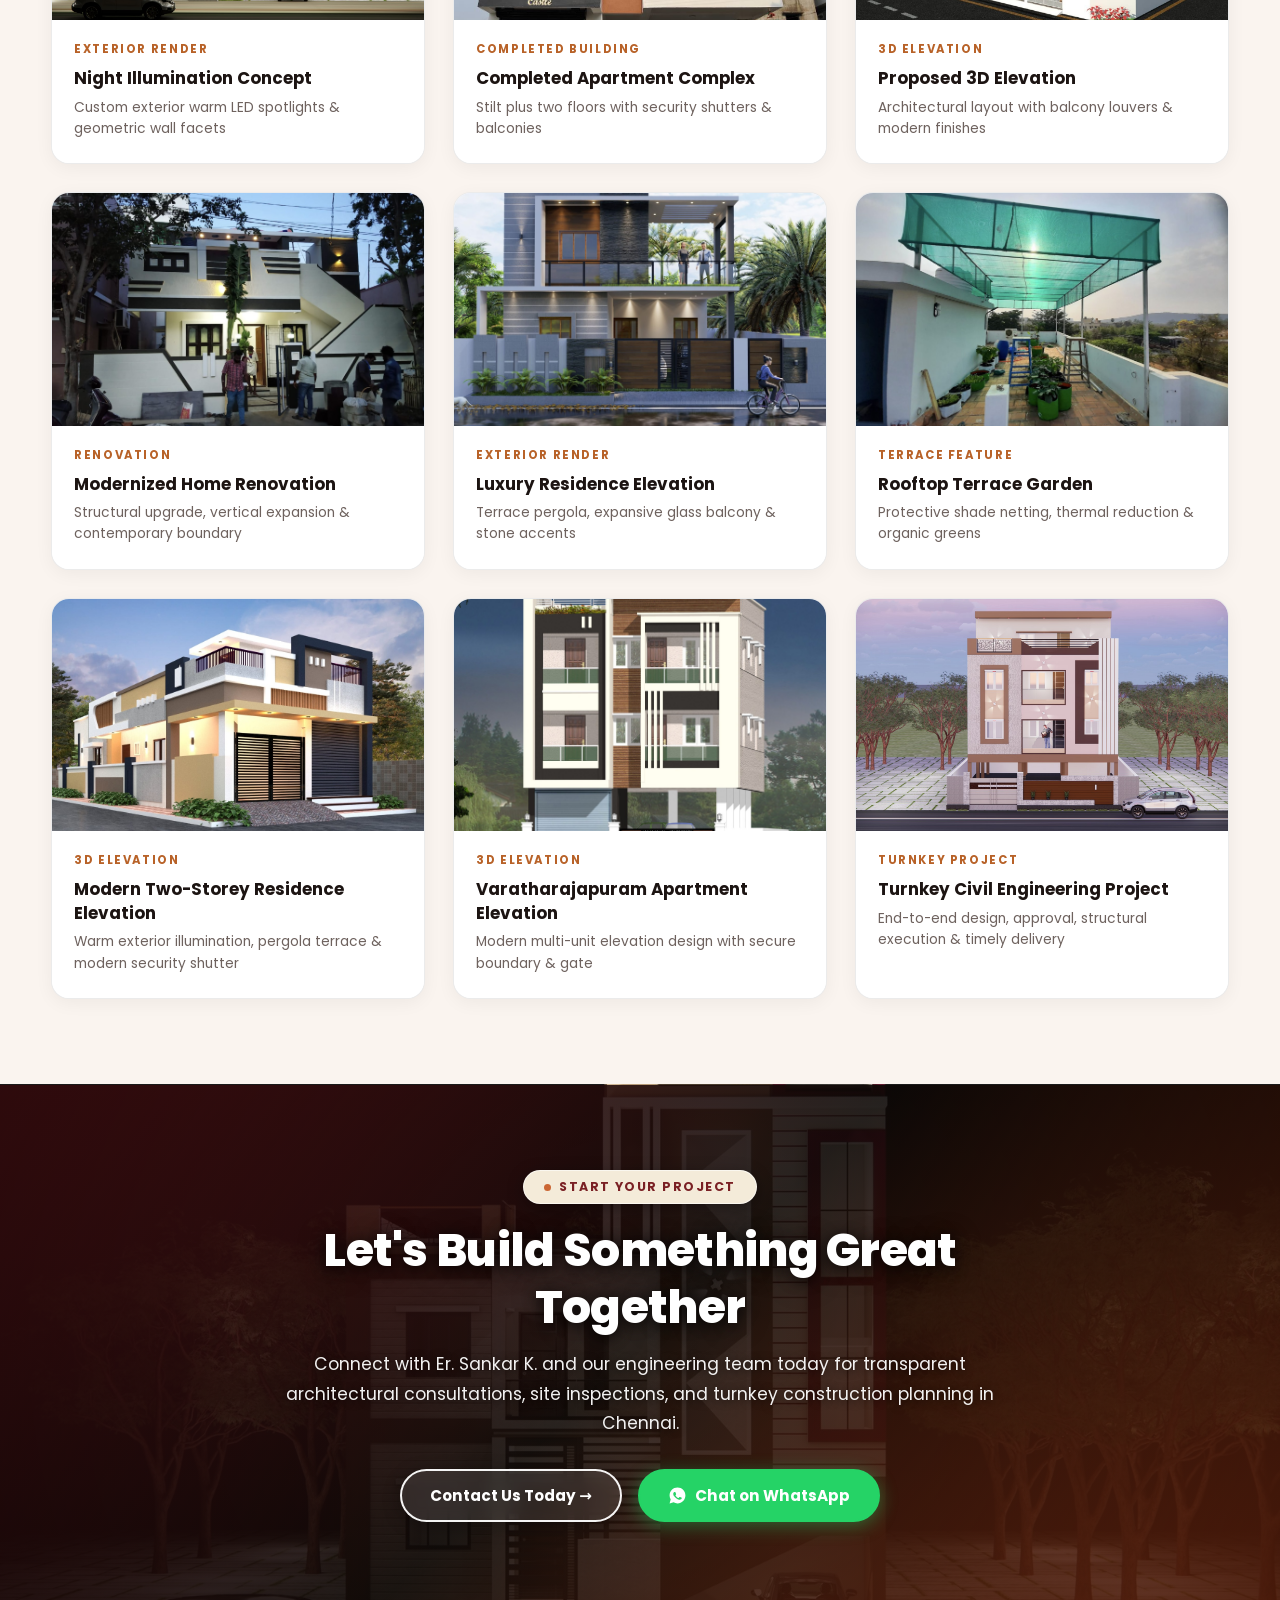
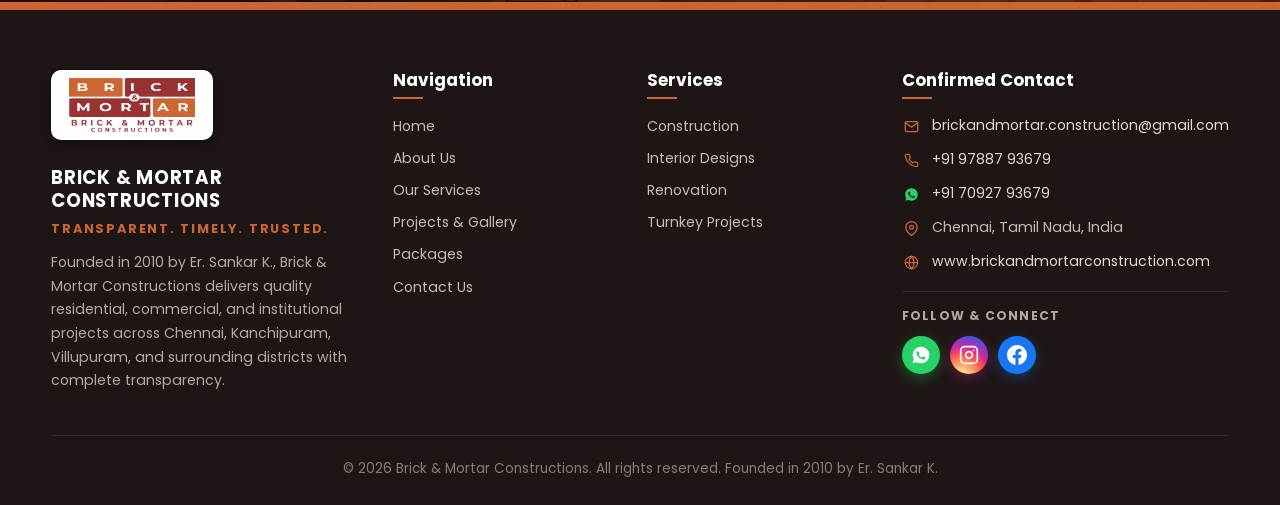
<file: projects.html>
<!DOCTYPE html>
<html lang="en">
<head>
  <meta charset="UTF-8">
  <meta name="viewport" content="width=device-width, initial-scale=1.0">
  <title>Our Projects &amp; Gallery | Brick &amp; Mortar Constructions | Chennai</title>
  <meta name="description" content="View our portfolio of completed projects and architectural elevations by Brick &amp; Mortar Constructions in Chennai: Mudichur apartment, Vengaivaasal individual house, and Varatharajapuram apartment.">
  <link rel="canonical" href="http://www.brickandmortarconstruction.com/projects.html">
  <link rel="icon" type="image/png" href="images/logo.png">
  <meta name="theme-color" content="#98312F">

  <!-- Open Graph -->
  <meta property="og:type" content="website">
  <meta property="og:url" content="http://www.brickandmortarconstruction.com/projects.html">
  <meta property="og:title" content="Our Projects &amp; Gallery | Brick &amp; Mortar Constructions">
  <meta property="og:description" content="Portfolio of completed projects, modern elevations, and active construction sites in Chennai.">
  <meta property="og:image" content="images/hero-building.jpg">

  <link rel="preconnect" href="https://fonts.googleapis.com">
  <link rel="preconnect" href="https://fonts.gstatic.com" crossorigin>
  <link href="https://fonts.googleapis.com/css2?family=Poppins:ital,wght@0,300;0,400;0,500;0,600;0,700;0,800;1,400&display=swap" rel="stylesheet">
  <link rel="stylesheet" href="style.css">
</head>
<body>

  <!-- ============ HEADER & NAVIGATION ============ -->
  <header>
    <div class="container nav">
      <a href="index.html" class="logo" aria-label="Brick &amp; Mortar Constructions Home">
        <img src="images/logo.png" alt="Brick &amp; Mortar Constructions Logo" class="brand-logo" width="168" height="72">
      </a>
      <input type="checkbox" id="menu" class="menu-toggle" aria-label="Toggle navigation menu">
      <label for="menu" class="burger" aria-label="Open menu">
        <span></span>
        <span></span>
        <span></span>
      </label>
      <label for="menu" class="nav-overlay" aria-hidden="true"></label>
      <ul class="nav-links">
        <li><a href="index.html">Home</a></li>
        <li><a href="about.html">About</a></li>
        <li><a href="services.html">Services</a></li>
        <li><a href="projects.html" class="active">Projects</a></li>
        <li><a href="packages.html">Packages</a></li>
        <li><a href="contact.html">Contact</a></li>
        <li><a href="https://wa.me/917092793679" class="btn btn-primary nav-cta" target="_blank" rel="noopener">Enquire Now →</a></li>
      </ul>
    </div>
  </header>

  <!-- ============ PAGE BANNER ============ -->
  <div class="page-banner page-banner-projects">
    <div class="container">
      <span class="pill-white">PORTFOLIO &amp; SHOWCASE</span>
      <h1>Our Projects &amp; Capabilities</h1>
      <p>Explore our sector expertise, confirmed building developments, and architectural visual gallery across Chennai.</p>
      <div class="breadcrumb">
        <a href="index.html">Home</a>
        <span class="sep">/</span>
        <span class="current">Our Projects</span>
      </div>
    </div>
  </div>

  <!-- ============ PROJECTS SECTION ============ -->
  <section class="projects-section" id="projects">
    <div class="container">
      <div class="section-head">
        <span class="tag">Sector Expertise</span>
        <h2>Project Types We Build</h2>
        <p>Proven execution across diverse structural, commercial, and institutional requirements.</p>
      </div>

      <!-- Project Types (Integrated under Projects) -->
      <div class="project-types-sub">
        <div class="types-grid">
          <div class="type-card">
            <div class="type-image">
              <img src="images/type-residential.jpg" alt="Residential Construction Project" width="350" height="175" loading="lazy" decoding="async">
            </div>
            <div class="type-body">
              <h3>Residential</h3>
              <p>Villas, independent houses, duplex homes, and multi-family residential apartments tailored for family comfort and vasthu harmony.</p>
            </div>
          </div>

          <div class="type-card">
            <div class="type-image">
              <img src="images/type-institutional.jpg" alt="Institutional Construction Project" width="350" height="175" loading="lazy" decoding="async">
            </div>
            <div class="type-body">
              <h3>Institutional</h3>
              <p>Schools, colleges, training centers, and campus facilities built with robust structural engineering and safety standards.</p>
            </div>
          </div>

          <div class="type-card">
            <div class="type-image">
              <img src="images/type-commercial.jpg" alt="Commercial Construction Project" width="350" height="175" loading="lazy" decoding="async">
            </div>
            <div class="type-body">
              <h3>Commercial</h3>
              <p>Modern office complexes, retail showrooms, commercial plazas, and mixed-use commercial developments built for longevity.</p>
            </div>
          </div>

          <div class="type-card">
            <div class="type-image">
              <img src="images/type-healthcare.jpg" alt="Healthcare Construction Project" width="350" height="175" loading="lazy" decoding="async">
            </div>
            <div class="type-body">
              <h3>Healthcare</h3>
              <p>Specialized medical centers, clinics, diagnostic facilities, and hospital infrastructure engineered for clinical care standards.</p>
            </div>
          </div>
        </div>
      </div>

      <div class="sub-head" style="margin-top: 40px;">
        <span class="tag">Proven Track Record</span>
        <h3>Confirmed Projects</h3>
        <p>Specific details from our company profile with location-confirmed civil achievements.</p>
      </div>

      <!-- Confirmed Project Details -->
      <div class="verified-projects-grid">
        <!-- Project 1: Mudichur -->
        <article class="verified-card">
          <div class="card-tag">Apartment</div>
          <h3>Mudichur – 3800 Sq.Ft Apartment</h3>
          <p class="card-loc">📍 Mudichur, Chennai</p>
          <div class="card-metrics">
            <span class="badge-size">Build Up: 3800 Sq.Ft</span>
            <span class="badge-type">Multi-Unit Apartment</span>
          </div>
          <p class="card-text">Client’s safety &amp; hassle-free handover were our top 2 priorities. Mudichur, Chennai – a flood-prone area, had land issues and unsatisfied service from previous builders. We solved all these problems and handed over the residential building.</p>
          <p class="card-sub">It is designed as per the client’s need with good environment in and around for all age group.</p>
        </article>

        <!-- Project 2: Vengaivaasal -->
        <article class="verified-card">
          <div class="card-tag">Individual House</div>
          <h3>Vengaivaasal – 2200 Sq.Ft Individual House</h3>
          <p class="card-loc">📍 Vengaivaasal, Chennai</p>
          <div class="card-metrics">
            <span class="badge-size">Build Up: 2200 Sq.Ft</span>
            <span class="badge-type">Individual House</span>
          </div>
          <p class="card-text">The client had very unique requirements: an extremely affordable house, with a blend of ultra-modern architecture, and curated room dimensions.</p>
          <p class="card-sub">We constructed this individual house with mezzanine flooring, foldable furniture for space optimization, and work from home provision in the living room.</p>
        </article>

        <!-- Project 3: Varatharajapuram -->
        <article class="verified-card">
          <div class="card-tag">Apartment</div>
          <h3>Varatharajapuram – 2800 Sq.Ft Apartment</h3>
          <p class="card-loc">📍 Varatharajapuram, Chennai</p>
          <div class="card-metrics">
            <span class="badge-size">Build Up: 2800 Sq.Ft</span>
            <span class="badge-type">Medium Luxury Apartment</span>
          </div>
          <p class="card-text">This is a medium luxury home having sufficient car and bike parking in Varatharajapuram. This project includes regular activity spaces, and materials are selected in such a way that it gives a pleasant mind set.</p>
          <p class="card-sub">Engineered with covered stilt parking, spacious common circulation, and durable finishes.</p>
        </article>
      </div>

      <!-- General Project Gallery with Bento Grid & Pure CSS Lightbox -->
      <div class="general-gallery-wrap" id="gallery">
        <div class="gallery-header">
          <span class="tag">General Project Gallery</span>
          <h3>Architectural &amp; Construction Showcase</h3>
          <p>Explore our modern elevations, completed buildings, active site progress, and exterior renders. Click any image to view in full size.</p>
        </div>

                <div class="gallery-cards-grid">
          <!-- Row 1: Card 1 -->
          <a href="#lightbox-1" class="project-showcase-card" aria-label="View Contemporary Residence Elevation in full size">
            <div class="showcase-card-img-wrap">
              <img src="images/elevation-modern-day.jpg" alt="Modern contemporary residential elevation 4K architectural render" width="400" height="260" loading="eager" >
            </div>
            <div class="showcase-card-body">
              <span class="showcase-card-tag">Exterior Render</span>
              <h4 class="showcase-card-title">Contemporary Residence Elevation</h4>
              <p class="showcase-card-desc">Modern multi-level home with vertical louver design &amp; stone texture</p>
            </div>
          </a>

          <!-- Row 1: Card 2 -->
          <a href="#lightbox-2" class="project-showcase-card" aria-label="View Completed Multi-Story Apartment in full size">
            <div class="showcase-card-img-wrap">
              <img src="images/mudichur-completed.jpg" alt="Completed multi-story residential apartment building" width="400" height="260" loading="eager" >
            </div>
            <div class="showcase-card-body">
              <span class="showcase-card-tag">Completed Building</span>
              <h4 class="showcase-card-title">Completed Multi-Story Apartment</h4>
              <p class="showcase-card-desc">Finished exterior façade with stilt covered parking in Mudichur</p>
            </div>
          </a>

          <!-- Row 1: Card 3 -->
          <a href="#lightbox-3" class="project-showcase-card" aria-label="View Structural Plastering Stage in full size">
            <div class="showcase-card-img-wrap">
              <img src="images/mudichur-construction.jpg" alt="Multi-story residential building under construction during plastering" width="400" height="260" loading="eager" >
            </div>
            <div class="showcase-card-body">
              <span class="showcase-card-tag">Construction Progress</span>
              <h4 class="showcase-card-title">Structural Plastering Stage</h4>
              <p class="showcase-card-desc">Full building scaffolding &amp; precision wall finishing</p>
            </div>
          </a>

          <!-- Row 2: Card 4 -->
          <a href="#lightbox-4" class="project-showcase-card" aria-label="View Modern Villa 3D Elevation in full size">
            <div class="showcase-card-img-wrap">
              <img src="images/vengaivaasal-elevation.jpg" alt="Modern villa 3D elevation render with decorative jali screen" width="400" height="260" loading="eager" >
            </div>
            <div class="showcase-card-body">
              <span class="showcase-card-tag">3D Elevation</span>
              <h4 class="showcase-card-title">Modern Villa 3D Elevation</h4>
              <p class="showcase-card-desc">Double-height corner glass &amp; intricate jali screen design</p>
            </div>
          </a>

          <!-- Row 2: Card 5 -->
          <a href="#lightbox-5" class="project-showcase-card" aria-label="View Completed Individual Residence in full size">
            <div class="showcase-card-img-wrap">
              <img src="images/vengaivaasal-completed.jpg" alt="Completed individual home handover with marble stone finish" width="400" height="260" loading="eager" >
            </div>
            <div class="showcase-card-body">
              <span class="showcase-card-tag">Completed Building</span>
              <h4 class="showcase-card-title">Completed Individual Residence</h4>
              <p class="showcase-card-desc">Designer laser-cut gates, marble wall cladding &amp; multi-tier balconies</p>
            </div>
          </a>

          <!-- Row 2: Card 6 -->
          <a href="#lightbox-6" class="project-showcase-card" aria-label="View Brick Masonry &amp; Framing in full size">
            <div class="showcase-card-img-wrap">
              <img src="images/vengaivaasal-construction.jpg" alt="Individual residence during brick masonry and framing" width="400" height="260" loading="eager" >
            </div>
            <div class="showcase-card-body">
              <span class="showcase-card-tag">Construction Progress</span>
              <h4 class="showcase-card-title">Brick Masonry &amp; Framing</h4>
              <p class="showcase-card-desc">First-class chamber brickwork and structural columns</p>
            </div>
          </a>

          <!-- Row 3: Card 7 -->
          <a href="#lightbox-7" class="project-showcase-card" aria-label="View Night Illumination Concept in full size">
            <div class="showcase-card-img-wrap">
              <img src="images/elevation-modern-night.jpg" alt="Modern home night elevation render with architectural illumination" width="400" height="260" loading="eager" >
            </div>
            <div class="showcase-card-body">
              <span class="showcase-card-tag">Exterior Render</span>
              <h4 class="showcase-card-title">Night Illumination Concept</h4>
              <p class="showcase-card-desc">Custom exterior warm LED spotlights &amp; geometric wall facets</p>
            </div>
          </a>

          <!-- Row 3: Card 8 -->
          <a href="#lightbox-8" class="project-showcase-card" aria-label="View Completed Apartment Complex in full size">
            <div class="showcase-card-img-wrap">
              <img src="images/varatharajapuram-completed.jpg" alt="Completed residential apartment complex with covered parking" width="400" height="260" loading="eager" >
            </div>
            <div class="showcase-card-body">
              <span class="showcase-card-tag">Completed Building</span>
              <h4 class="showcase-card-title">Completed Apartment Complex</h4>
              <p class="showcase-card-desc">Stilt plus two floors with security shutters &amp; balconies</p>
            </div>
          </a>

          <!-- Row 3: Card 9 -->
          <a href="#lightbox-9" class="project-showcase-card" aria-label="View Proposed 3D Elevation in full size">
            <div class="showcase-card-img-wrap">
              <img src="images/mudichur-elevation.jpg" alt="Proposed 3D apartment elevation with modern color scheme" width="400" height="260" loading="eager" >
            </div>
            <div class="showcase-card-body">
              <span class="showcase-card-tag">3D Elevation</span>
              <h4 class="showcase-card-title">Proposed 3D Elevation</h4>
              <p class="showcase-card-desc">Architectural layout with balcony louvers &amp; modern finishes</p>
            </div>
          </a>

          <!-- Row 4: Card 10 -->
          <a href="#lightbox-10" class="project-showcase-card" aria-label="View Modernized Home Renovation in full size">
            <div class="showcase-card-img-wrap">
              <img src="images/service-renovation.jpg" alt="Completed modern home renovation with second-floor addition" width="400" height="260" loading="eager" >
            </div>
            <div class="showcase-card-body">
              <span class="showcase-card-tag">Renovation</span>
              <h4 class="showcase-card-title">Modernized Home Renovation</h4>
              <p class="showcase-card-desc">Structural upgrade, vertical expansion &amp; contemporary boundary</p>
            </div>
          </a>

          <!-- Row 4: Card 11 -->
          <a href="#lightbox-11" class="project-showcase-card" aria-label="View Luxury Residence Elevation in full size">
            <div class="showcase-card-img-wrap">
              <img src="images/elevation-contemporary.jpg" alt="Contemporary luxury home elevation with terrace pergola" width="400" height="260" loading="eager" >
            </div>
            <div class="showcase-card-body">
              <span class="showcase-card-tag">Exterior Render</span>
              <h4 class="showcase-card-title">Luxury Residence Elevation</h4>
              <p class="showcase-card-desc">Terrace pergola, expansive glass balcony &amp; stone accents</p>
            </div>
          </a>

          <!-- Row 4: Card 12 -->
          <a href="#lightbox-12" class="project-showcase-card" aria-label="View Rooftop Terrace Garden in full size">
            <div class="showcase-card-img-wrap">
              <img src="images/rooftop-garden.jpg" alt="Rooftop terrace garden setup with green shade netting" width="400" height="260" loading="eager" >
            </div>
            <div class="showcase-card-body">
              <span class="showcase-card-tag">Terrace Feature</span>
              <h4 class="showcase-card-title">Rooftop Terrace Garden</h4>
              <p class="showcase-card-desc">Protective shade netting, thermal reduction &amp; organic greens</p>
            </div>
          </a>

          <!-- Row 5: Card 13 -->
          <a href="#lightbox-13" class="project-showcase-card" aria-label="View Modern Two-Storey Residence Elevation in full size">
            <div class="showcase-card-img-wrap">
              <img src="images/banner-elevation.jpg" alt="Modern two-storey residence architectural elevation render" width="400" height="260" loading="eager" >
            </div>
            <div class="showcase-card-body">
              <span class="showcase-card-tag">3D Elevation</span>
              <h4 class="showcase-card-title">Modern Two-Storey Residence Elevation</h4>
              <p class="showcase-card-desc">Warm exterior illumination, pergola terrace &amp; modern security shutter</p>
            </div>
          </a>

          <!-- Row 5: Card 14 -->
          <a href="#lightbox-14" class="project-showcase-card" aria-label="View Varatharajapuram Apartment Elevation in full size">
            <div class="showcase-card-img-wrap">
              <img src="images/varatharajapuram-elevation.jpg" alt="Varatharajapuram residential apartment 3D elevation render" width="400" height="260" loading="eager" >
            </div>
            <div class="showcase-card-body">
              <span class="showcase-card-tag">3D Elevation</span>
              <h4 class="showcase-card-title">Varatharajapuram Apartment Elevation</h4>
              <p class="showcase-card-desc">Modern multi-unit elevation design with secure boundary &amp; gate</p>
            </div>
          </a>

          <!-- Row 5: Card 15 -->
          <a href="#lightbox-15" class="project-showcase-card" aria-label="View Turnkey Civil Engineering Project in full size">
            <div class="showcase-card-img-wrap">
              <img src="images/service-turnkey.jpg" alt="Turnkey civil engineering construction and handover" width="400" height="260" loading="eager" >
            </div>
            <div class="showcase-card-body">
              <span class="showcase-card-tag">Turnkey Project</span>
              <h4 class="showcase-card-title">Turnkey Civil Engineering Project</h4>
              <p class="showcase-card-desc">End-to-end design, approval, structural execution &amp; timely delivery</p>
            </div>
          </a>
        </div>
      </div>
    </div>
  </section>

  <!-- ============ PURE CSS LIGHTBOX MODALS (No JavaScript) ============ -->
  <div id="lightbox-1" class="css-lightbox" role="dialog" aria-modal="true" aria-label="Contemporary Residence Elevation Lightbox">
    <a href="#gallery" class="lightbox-close" aria-label="Close image">&times;</a>
    <a href="#gallery" class="lightbox-backdrop" aria-label="Close image"></a>
    <div class="lightbox-dialog">
      <img src="images/elevation-modern-day.jpg" alt="Contemporary Residence Elevation" loading="lazy" decoding="async">
      <div class="lightbox-meta">
        <h4>Contemporary Residence Elevation (4K Daytime Render)</h4>
        <p>Architectural 3D visualization showcasing modern geometric volumes, vertical louvers, and warm wooden accents.</p>
      </div>
    </div>
  </div>

  <div id="lightbox-2" class="css-lightbox" role="dialog" aria-modal="true" aria-label="Completed Multi-Story Apartment Lightbox">
    <a href="#gallery" class="lightbox-close" aria-label="Close image">&times;</a>
    <a href="#gallery" class="lightbox-backdrop" aria-label="Close image"></a>
    <div class="lightbox-dialog">
      <img src="images/mudichur-completed.jpg" alt="Completed Multi-Story Apartment" loading="lazy" decoding="async">
      <div class="lightbox-meta">
        <h4>Completed Multi-Story Residential Apartment</h4>
        <p>Finished residential building featuring covered stilt parking, exterior stone cladding, and secure compound wall.</p>
      </div>
    </div>
  </div>

  <div id="lightbox-3" class="css-lightbox" role="dialog" aria-modal="true" aria-label="Structural Plastering Stage Lightbox">
    <a href="#gallery" class="lightbox-close" aria-label="Close image">&times;</a>
    <a href="#gallery" class="lightbox-backdrop" aria-label="Close image"></a>
    <div class="lightbox-dialog">
      <img src="images/mudichur-construction.jpg" alt="Structural Plastering Stage" loading="lazy" decoding="async">
      <div class="lightbox-meta">
        <h4>Active Construction: Plastering Stage</h4>
        <p>Full exterior scaffolding and concrete plastering with active civil engineering site oversight.</p>
      </div>
    </div>
  </div>

  <div id="lightbox-4" class="css-lightbox" role="dialog" aria-modal="true" aria-label="Modern Villa 3D Elevation Lightbox">
    <a href="#gallery" class="lightbox-close" aria-label="Close image">&times;</a>
    <a href="#gallery" class="lightbox-backdrop" aria-label="Close image"></a>
    <div class="lightbox-dialog">
      <img src="images/vengaivaasal-elevation.jpg" alt="Modern Villa 3D Elevation" loading="lazy" decoding="async">
      <div class="lightbox-meta">
        <h4>Modern Villa 3D Proposed Elevation</h4>
        <p>Architectural rendering featuring decorative geometric jali screen, vertical stairwell window, and balanced proportions.</p>
      </div>
    </div>
  </div>

  <div id="lightbox-5" class="css-lightbox" role="dialog" aria-modal="true" aria-label="Completed Individual Residence Lightbox">
    <a href="#gallery" class="lightbox-close" aria-label="Close image">&times;</a>
    <a href="#gallery" class="lightbox-backdrop" aria-label="Close image"></a>
    <div class="lightbox-dialog">
      <img src="images/vengaivaasal-completed.jpg" alt="Completed Individual Residence" loading="lazy" decoding="async">
      <div class="lightbox-meta">
        <h4>Completed Individual Residence</h4>
        <p>Finished custom residence with polished granite accents, laser-cut gates, and balcony finishes.</p>
      </div>
    </div>
  </div>

  <div id="lightbox-6" class="css-lightbox" role="dialog" aria-modal="true" aria-label="Brick Masonry & Framing Lightbox">
    <a href="#gallery" class="lightbox-close" aria-label="Close image">&times;</a>
    <a href="#gallery" class="lightbox-backdrop" aria-label="Close image"></a>
    <div class="lightbox-dialog">
      <img src="images/vengaivaasal-construction.jpg" alt="Brick Masonry & Framing" loading="lazy" decoding="async">
      <div class="lightbox-meta">
        <h4>Active Construction: Brick Masonry &amp; Framing</h4>
        <p>Structural framework progression showing high-grade chamber brick masonry and scaffolding.</p>
      </div>
    </div>
  </div>

  <div id="lightbox-7" class="css-lightbox" role="dialog" aria-modal="true" aria-label="Night Illumination Concept Lightbox">
    <a href="#gallery" class="lightbox-close" aria-label="Close image">&times;</a>
    <a href="#gallery" class="lightbox-backdrop" aria-label="Close image"></a>
    <div class="lightbox-dialog">
      <img src="images/elevation-modern-night.jpg" alt="Night Illumination Concept" loading="lazy" decoding="async">
      <div class="lightbox-meta">
        <h4>Architectural Night Illumination Concept</h4>
        <p>4K visualization of exterior architectural lighting, wall washes, and illuminated feature panels.</p>
      </div>
    </div>
  </div>

  <div id="lightbox-8" class="css-lightbox" role="dialog" aria-modal="true" aria-label="Completed Apartment Complex Lightbox">
    <a href="#gallery" class="lightbox-close" aria-label="Close image">&times;</a>
    <a href="#gallery" class="lightbox-backdrop" aria-label="Close image"></a>
    <div class="lightbox-dialog">
      <img src="images/varatharajapuram-completed.jpg" alt="Completed Apartment Complex" loading="lazy" decoding="async">
      <div class="lightbox-meta">
        <h4>Completed Multi-Tier Apartment Building</h4>
        <p>Finished residential building with stilt vehicle parking, security shutters, and structured balcony railings.</p>
      </div>
    </div>
  </div>

  <div id="lightbox-9" class="css-lightbox" role="dialog" aria-modal="true" aria-label="Proposed 3D Elevation Lightbox">
    <a href="#gallery" class="lightbox-close" aria-label="Close image">&times;</a>
    <a href="#gallery" class="lightbox-backdrop" aria-label="Close image"></a>
    <div class="lightbox-dialog">
      <img src="images/mudichur-elevation.jpg" alt="Proposed 3D Elevation" loading="lazy" decoding="async">
      <div class="lightbox-meta">
        <h4>3D Proposed Elevation Scheme</h4>
        <p>Multi-unit residential elevation study with brick veneer panels, balcony shading, and parking clearance.</p>
      </div>
    </div>
  </div>

  <div id="lightbox-10" class="css-lightbox" role="dialog" aria-modal="true" aria-label="Modernized Home Renovation Lightbox">
    <a href="#gallery" class="lightbox-close" aria-label="Close image">&times;</a>
    <a href="#gallery" class="lightbox-backdrop" aria-label="Close image"></a>
    <div class="lightbox-dialog">
      <img src="images/service-renovation.jpg" alt="Modernized Home Renovation" loading="lazy" decoding="async">
      <div class="lightbox-meta">
        <h4>Modernized Home Renovation</h4>
        <p>Complete structural transformation with second-floor addition, architectural parapet, and fresh exterior lighting.</p>
      </div>
    </div>
  </div>

  <div id="lightbox-11" class="css-lightbox" role="dialog" aria-modal="true" aria-label="Luxury Residence Elevation Lightbox">
    <a href="#gallery" class="lightbox-close" aria-label="Close image">&times;</a>
    <a href="#gallery" class="lightbox-backdrop" aria-label="Close image"></a>
    <div class="lightbox-dialog">
      <img src="images/elevation-contemporary.jpg" alt="Luxury Residence Elevation" loading="lazy" decoding="async">
      <div class="lightbox-meta">
        <h4>Contemporary Luxury Residence Elevation</h4>
        <p>3D architectural design with open terrace pergola, glass balustrade, and modern stone textures.</p>
      </div>
    </div>
  </div>

  <div id="lightbox-12" class="css-lightbox" role="dialog" aria-modal="true" aria-label="Rooftop Terrace Garden Lightbox">
    <a href="#gallery" class="lightbox-close" aria-label="Close image">&times;</a>
    <a href="#gallery" class="lightbox-backdrop" aria-label="Close image"></a>
    <div class="lightbox-dialog">
      <img src="images/rooftop-garden.jpg" alt="Rooftop Terrace Garden" loading="lazy" decoding="async">
      <div class="lightbox-meta">
        <h4>Rooftop Terrace Garden Installation</h4>
        <p>Green shade net setup supporting organic plants, natural terrace cooling, and comfortable open-air space.</p>
      </div>
    </div>
  </div>

  <div id="lightbox-13" class="css-lightbox" role="dialog" aria-modal="true" aria-label="Modern Two-Storey Residence Elevation Lightbox">
    <a href="#gallery" class="lightbox-close" aria-label="Close image">&times;</a>
    <a href="#gallery" class="lightbox-backdrop" aria-label="Close image"></a>
    <div class="lightbox-dialog">
      <img src="images/banner-elevation.jpg" alt="Modern Two-Storey Residence Elevation" loading="lazy" decoding="async">
      <div class="lightbox-meta">
        <h4>Modern Two-Storey Residence Elevation</h4>
        <p>Architectural 3D visualization showcasing contemporary exterior finishes, ambient night lighting, ground floor commercial shutter, and rooftop pergola terrace.</p>
      </div>
    </div>
  </div>

  <!-- ============ ENQUIRY CTA BANNER ============ -->
  <section class="enquiry-cta">
    <div class="container enquiry-cta-content">
      <span class="pill-white">START YOUR PROJECT</span>
      <h2>Let's Build Something Great Together</h2>
      <p class="cta-desc">Connect with Er. Sankar K. and our engineering team today for transparent architectural consultations, site inspections, and turnkey construction planning in Chennai.</p>
      <div class="enquiry-cta-btns">
        <a href="contact.html" class="btn btn-outline-white">Contact Us Today →</a>
        <a href="https://wa.me/917092793679" class="btn btn-wa" target="_blank" rel="noopener">
          <svg width="20" height="20" viewBox="0 0 32 32" fill="currentColor" aria-hidden="true"><path d="M16 2.667C8.636 2.667 2.667 8.636 2.667 16c0 2.477.677 4.793 1.854 6.786L2.667 29.333l6.737-1.768A13.255 13.255 0 0016 29.333c7.364 0 13.333-5.969 13.333-13.333S23.364 2.667 16 2.667zm6.758 18.847c-.287.808-1.42 1.48-2.33 1.677-.624.133-1.438.241-4.184-.897-3.513-1.455-5.776-5.01-5.952-5.244-.176-.234-1.43-1.905-1.43-3.633 0-1.728.904-2.58 1.226-2.932.322-.352.703-.44 0.938-.44.234 0 .468.002.673.012.219.011.512-.083.801.611.298.718 1.018 2.484 1.107 2.664.088.18.147.391.029.626-.117.234-.176.38-.352.586-.176.205-.37.458-.528.615-.176.176-.36.368-.155.72.205.352.913 1.507 1.959 2.44 1.345 1.198 2.48 1.569 2.832 1.745.352.176.557.147.762-.088.205-.234.88-1.026 1.114-1.378.234-.352.468-.293.791-.176.322.117 2.052.968 2.404 1.144.352.176.586.264.673.41.088.147.088.85-.199 1.658z"/></svg>
          Chat on WhatsApp
        </a>
      </div>
    </div>
  </section>

      <div id="lightbox-14" class="css-lightbox" role="dialog" aria-modal="true" aria-label="Varatharajapuram Apartment Elevation Lightbox">
    <a href="#gallery" class="lightbox-close" aria-label="Close image">&times;</a>
    <a href="#gallery" class="lightbox-backdrop" aria-label="Close image"></a>
    <div class="lightbox-dialog">
      <img src="images/varatharajapuram-elevation.jpg" alt="Varatharajapuram Apartment Elevation" loading="lazy" decoding="async">
      <div class="lightbox-meta">
        <h4>Varatharajapuram Apartment 3D Elevation</h4>
        <p>Architectural 3D elevation layout showcasing balcony louvers, exterior paint scheme, and parking layout.</p>
      </div>
    </div>
  </div>

  <div id="lightbox-15" class="css-lightbox" role="dialog" aria-modal="true" aria-label="Turnkey Civil Engineering Project Lightbox">
    <a href="#gallery" class="lightbox-close" aria-label="Close image">&times;</a>
    <a href="#gallery" class="lightbox-backdrop" aria-label="Close image"></a>
    <div class="lightbox-dialog">
      <img src="images/service-turnkey.jpg" alt="Turnkey Civil Engineering Project" loading="lazy" decoding="async">
      <div class="lightbox-meta">
        <h4>Turnkey Civil Engineering Project</h4>
        <p>Comprehensive turnkey building solution from architectural blueprint approval to structural handover.</p>
      </div>
    </div>
  </div>

  <!-- ============ FOOTER ============ -->
  <footer>
    <div class="container">
      <div class="footer-grid">
        <!-- Brand Column -->
        <div class="footer-brand">
          <a href="index.html" class="footer-logo-badge" aria-label="Brick &amp; Mortar Constructions Home">
            <img src="images/logo.png" alt="Brick &amp; Mortar Constructions Logo" class="footer-brand-logo" width="168" height="72" loading="lazy" decoding="async">
          </a>
          <h3 class="footer-company-name">BRICK &amp; MORTAR CONSTRUCTIONS</h3>
          <p class="footer-tagline">TRANSPARENT. TIMELY. TRUSTED.</p>
          <p class="footer-desc">Founded in 2010 by Er. Sankar K., Brick &amp; Mortar Constructions delivers quality residential, commercial, and institutional projects across Chennai, Kanchipuram, Villupuram, and surrounding districts with complete transparency.</p>
        </div>

        <!-- Navigation Links Column -->
        <div class="footer-links">
          <h4>Navigation</h4>
          <ul>
            <li><a href="index.html">Home</a></li>
            <li><a href="about.html">About Us</a></li>
            <li><a href="services.html">Our Services</a></li>
            <li><a href="projects.html">Projects &amp; Gallery</a></li>
            <li><a href="packages.html">Packages</a></li>
            <li><a href="contact.html">Contact Us</a></li>
          </ul>
        </div>

        <!-- Services Links Column -->
        <div class="footer-links">
          <h4>Services</h4>
          <ul>
            <li><a href="services.html">Construction</a></li>
            <li><a href="services.html">Interior Designs</a></li>
            <li><a href="services.html">Renovation</a></li>
            <li><a href="services.html">Turnkey Projects</a></li>
          </ul>
        </div>

        <!-- Confirmed Contact Column -->
        <div class="footer-contact">
          <h4>Confirmed Contact</h4>
          <ul class="footer-contact-list">
            <li>
              <span class="f-icon" aria-hidden="true">
                <svg width="15" height="15" viewBox="0 0 24 24" fill="none" stroke="currentColor" stroke-width="2" stroke-linecap="round" stroke-linejoin="round"><path d="M4 4h16c1.1 0 2 .9 2 2v12c0 1.1-.9 2-2 2H4c-1.1 0-2-.9-2-2V6c0-1.1.9-2 2-2z"></path><polyline points="22,6 12,13 2,6"></polyline></svg>
              </span>
              <a href="mailto:brickandmortar.construction@gmail.com">brickandmortar.construction@gmail.com</a>
            </li>
            <li>
              <span class="f-icon" aria-hidden="true">
                <svg width="15" height="15" viewBox="0 0 24 24" fill="none" stroke="currentColor" stroke-width="2" stroke-linecap="round" stroke-linejoin="round"><path d="M22 16.92v3a2 2 0 0 1-2.18 2 19.79 19.79 0 0 1-8.63-3.07 19.5 19.5 0 0 1-6-6 19.79 19.79 0 0 1-3.07-8.67A2 2 0 0 1 4.11 2h3a2 2 0 0 1 2 1.72 12.84 12.84 0 0 0 .7 2.81 2 2 0 0 1-.45 2.11L8.09 9.91a16 16 0 0 0 6 6l1.27-1.27a2 2 0 0 1 2.11-.45 12.84 12.84 0 0 0 2.81.7A2 2 0 0 1 22 16.92z"></path></svg>
              </span>
              <a href="tel:+919788793679">+91 97887 93679</a>
            </li>
            <li>
              <span class="f-icon f-wa" aria-hidden="true">
                <svg width="15" height="15" viewBox="0 0 32 32" fill="currentColor"><path d="M16 2.667C8.636 2.667 2.667 8.636 2.667 16c0 2.477.677 4.793 1.854 6.786L2.667 29.333l6.737-1.768A13.255 13.255 0 0016 29.333c7.364 0 13.333-5.969 13.333-13.333S23.364 2.667 16 2.667zm6.758 18.847c-.287.808-1.42 1.48-2.33 1.677-.624.133-1.438.241-4.184-.897-3.513-1.455-5.776-5.01-5.952-5.244-.176-.234-1.43-1.905-1.43-3.633 0-1.728.904-2.58 1.226-2.932.322-.352.703-.44 0.938-.44.234 0 .468.002.673.012.219.011.512-.083.801.611.298.718 1.018 2.484 1.107 2.664.088.18.147.391.029.626-.117.234-.176.38-.352.586-.176.205-.37.458-.528.615-.176.176-.36.368-.155.72.205.352.913 1.507 1.959 2.44 1.345 1.198 2.48 1.569 2.832 1.745.352.176.557.147.762-.088.205-.234.88-1.026 1.114-1.378.234-.352.468-.293.791-.176.322.117 2.052.968 2.404 1.144.352.176.586.264.673.41.088.147.088.85-.199 1.658z"/></svg>
              </span>
              <a href="https://wa.me/917092793679" target="_blank" rel="noopener">+91 70927 93679</a>
            </li>
            <li>
              <span class="f-icon" aria-hidden="true">
                <svg width="15" height="15" viewBox="0 0 24 24" fill="none" stroke="currentColor" stroke-width="2" stroke-linecap="round" stroke-linejoin="round"><path d="M21 10c0 7-9 13-9 13s-9-6-9-13a9 9 0 0 1 18 0z"></path><circle cx="12" cy="10" r="3"></circle></svg>
              </span>
              <span>Chennai, Tamil Nadu, India</span>
            </li>
            <li>
              <span class="f-icon" aria-hidden="true">
                <svg width="15" height="15" viewBox="0 0 24 24" fill="none" stroke="currentColor" stroke-width="2" stroke-linecap="round" stroke-linejoin="round"><circle cx="12" cy="12" r="10"></circle><line x1="2" y1="12" x2="22" y2="12"></line><path d="M12 2a15.3 15.3 0 0 1 4 10 15.3 15.3 0 0 1-4 10 15.3 15.3 0 0 1-4-10 15.3 15.3 0 0 1 4-10z"></path></svg>
              </span>
              <a href="http://www.brickandmortarconstruction.com" target="_blank" rel="noopener">www.brickandmortarconstruction.com</a>
            </li>
          </ul>

          <!-- Official Social Media Profiles -->
          <div class="footer-social-wrap">
            <span class="footer-social-title">Follow &amp; Connect</span>
            <div class="footer-social-icons">
              <a href="https://wa.me/917092793679" target="_blank" rel="noopener" class="footer-social-btn fs-wa" title="Chat on WhatsApp: +91 70927 93679" aria-label="WhatsApp">
                <svg width="20" height="20" viewBox="0 0 32 32" fill="currentColor"><path d="M16 2.667C8.636 2.667 2.667 8.636 2.667 16c0 2.477.677 4.793 1.854 6.786L2.667 29.333l6.737-1.768A13.255 13.255 0 0016 29.333c7.364 0 13.333-5.969 13.333-13.333S23.364 2.667 16 2.667zm6.758 18.847c-.287.808-1.42 1.48-2.33 1.677-.624.133-1.438.241-4.184-.897-3.513-1.455-5.776-5.01-5.952-5.244-.176-.234-1.43-1.905-1.43-3.633 0-1.728.904-2.58 1.226-2.932.322-.352.703-.44 0.938-.44.234 0 .468.002.673.012.219.011.512-.083.801.611.298.718 1.018 2.484 1.107 2.664.088.18.147.391.029.626-.117.234-.176.38-.352.586-.176.205-.37.458-.528.615-.176.176-.36.368-.155.72.205.352.913 1.507 1.959 2.44 1.345 1.198 2.48 1.569 2.832 1.745.352.176.557.147.762-.088.205-.234.88-1.026 1.114-1.378.234-.352.468-.293.791-.176.322.117 2.052.968 2.404 1.144.352.176.586.264.673.41.088.147.088.85-.199 1.658z"/></svg>
              </a>
              <a href="https://www.instagram.com/brick_and_mortar_construction?utm_source=qr&amp;mdxt=MW40MDJtd2JzZjNscw==" target="_blank" rel="noopener" class="footer-social-btn fs-ig" title="Follow on Instagram: @brick_and_mortar_construction" aria-label="Instagram">
                <svg width="20" height="20" viewBox="0 0 24 24" fill="none" stroke="currentColor" stroke-width="2" stroke-linecap="round" stroke-linejoin="round"><rect x="2" y="2" width="20" height="20" rx="5" ry="5"></rect><path d="M16 11.37A4 4 0 1 1 12.63 8 4 4 0 0 1 16 11.37z"></path><line x1="17.5" y1="6.5" x2="17.51" y2="6.5"></line></svg>
              </a>
              <a href="https://www.facebook.com/share/1JTjHdAZ68/" target="_blank" rel="noopener" class="footer-social-btn fs-fb" title="Connect on Facebook: Brick &amp; Mortar Constructions" aria-label="Facebook">
                <svg width="20" height="20" viewBox="0 0 24 24" fill="currentColor"><path d="M24 12.073c0-6.627-5.373-12-12-12s-12 5.373-12 12c0 5.99 4.388 10.954 10.125 11.854v-8.385H7.078v-3.47h3.047V9.43c0-3.007 1.792-4.669 4.533-4.669 1.312 0 2.686.235 2.686.235v2.953H15.83c-1.491 0-1.956.925-1.956 1.874v2.25h3.328l-.532 3.47h-2.796v8.385C19.612 23.027 24 18.062 24 12.073z"/></svg>
              </a>
            </div>
          </div>
        </div>
      </div>

      <div class="footer-bottom">
        <p>© 2026 Brick &amp; Mortar Constructions. All rights reserved. Founded in 2010 by Er. Sankar K.</p>
      </div>
    </div>
  </footer>

  <!-- ============ FLOATING WHATSAPP BUTTON ============ -->
  <a class="wa-float" href="https://wa.me/917092793679" target="_blank" rel="noopener" aria-label="Chat on WhatsApp with Brick &amp; Mortar Constructions (+91 70927 93679)">
    <svg viewBox="0 0 32 32" class="wa-icon" fill="currentColor" width="30" height="30">
      <path d="M16 2.667C8.636 2.667 2.667 8.636 2.667 16c0 2.477.677 4.793 1.854 6.786L2.667 29.333l6.737-1.768A13.255 13.255 0 0016 29.333c7.364 0 13.333-5.969 13.333-13.333S23.364 2.667 16 2.667zm6.758 18.847c-.287.808-1.42 1.48-2.33 1.677-.624.133-1.438.241-4.184-.897-3.513-1.455-5.776-5.01-5.952-5.244-.176-.234-1.43-1.905-1.43-3.633 0-1.728.904-2.58 1.226-2.932.322-.352.703-.44 0.938-.44.234 0 .468.002.673.012.219.011.512-.083.801.611.298.718 1.018 2.484 1.107 2.664.088.18.147.391.029.626-.117.234-.176.38-.352.586-.176.205-.37.458-.528.615-.176.176-.36.368-.155.72.205.352.913 1.507 1.959 2.44 1.345 1.198 2.48 1.569 2.832 1.745.352.176.557.147.762-.088.205-.234.88-1.026 1.114-1.378.234-.352.468-.293.791-.176.322.117 2.052.968 2.404 1.144.352.176.586.264.673.41.088.147.088.85-.199 1.658z"/>
    </svg>
  </a>

</body>
</html>
</file>
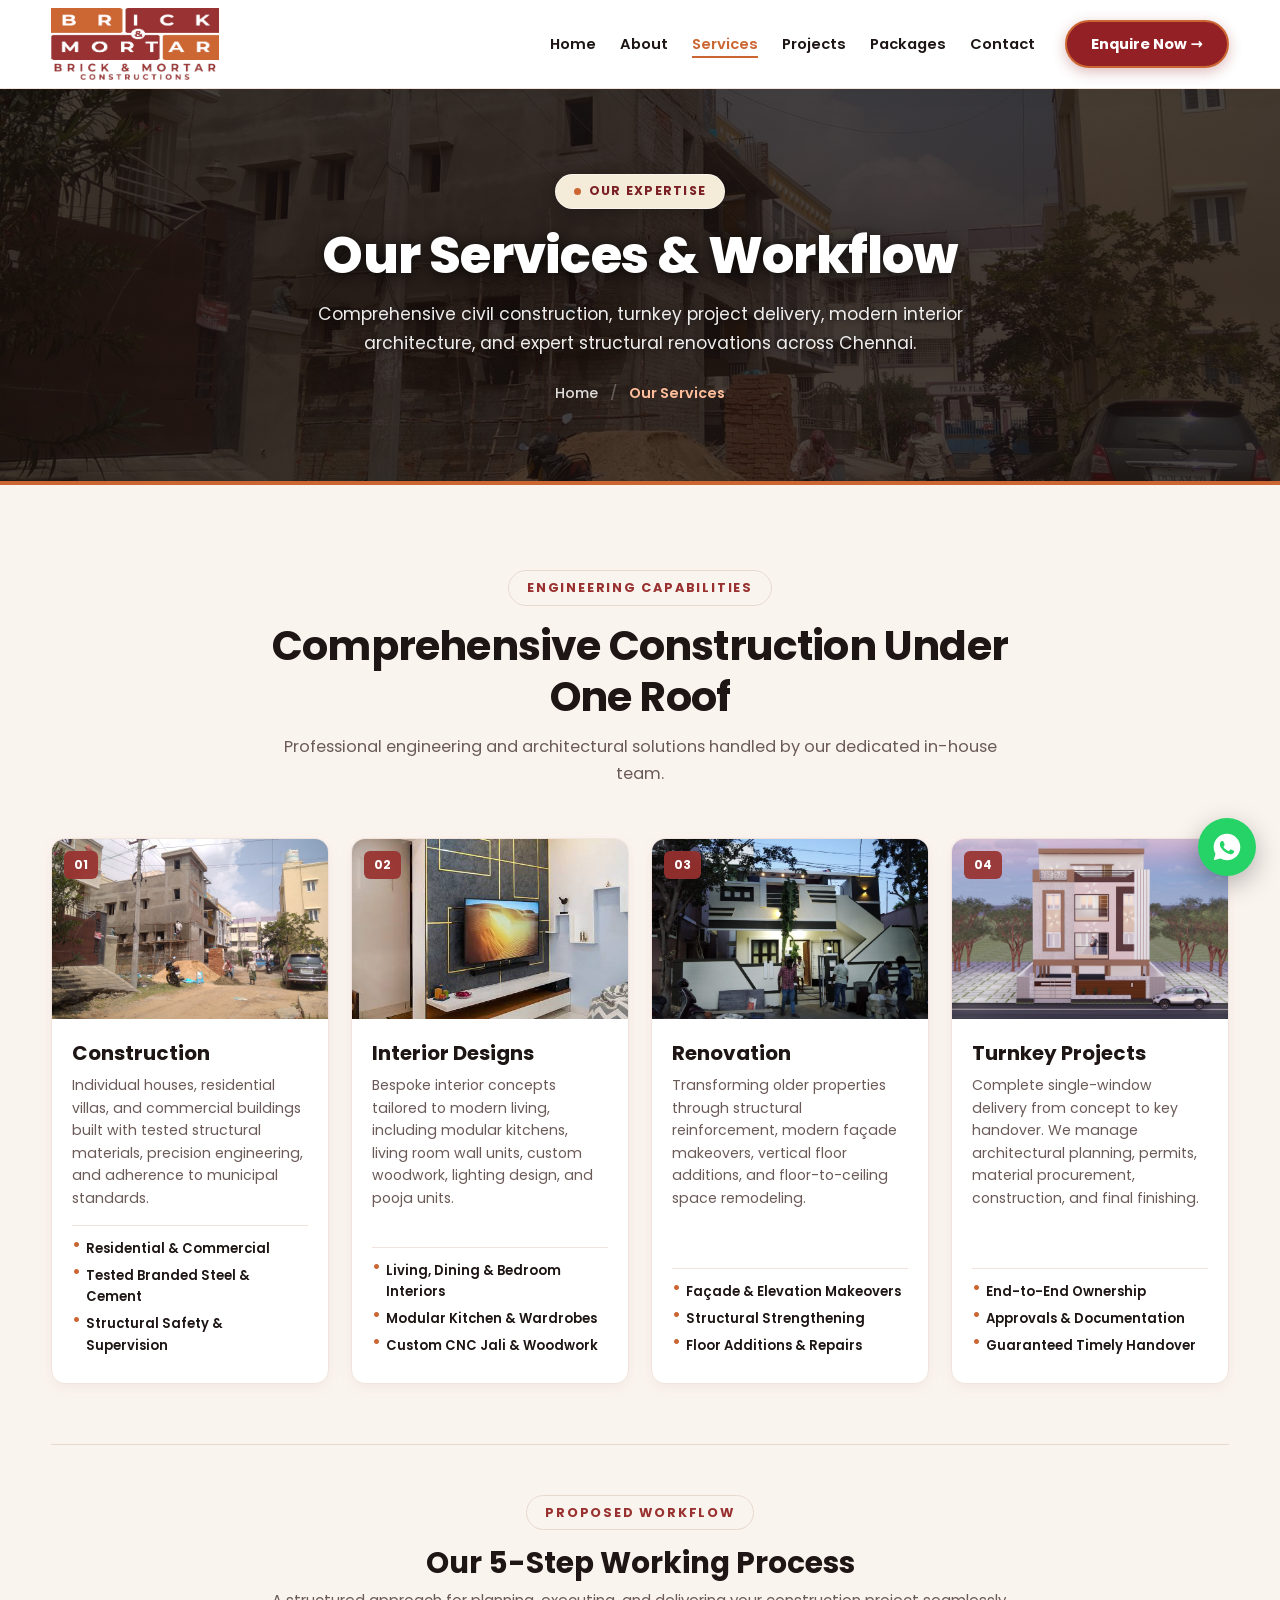
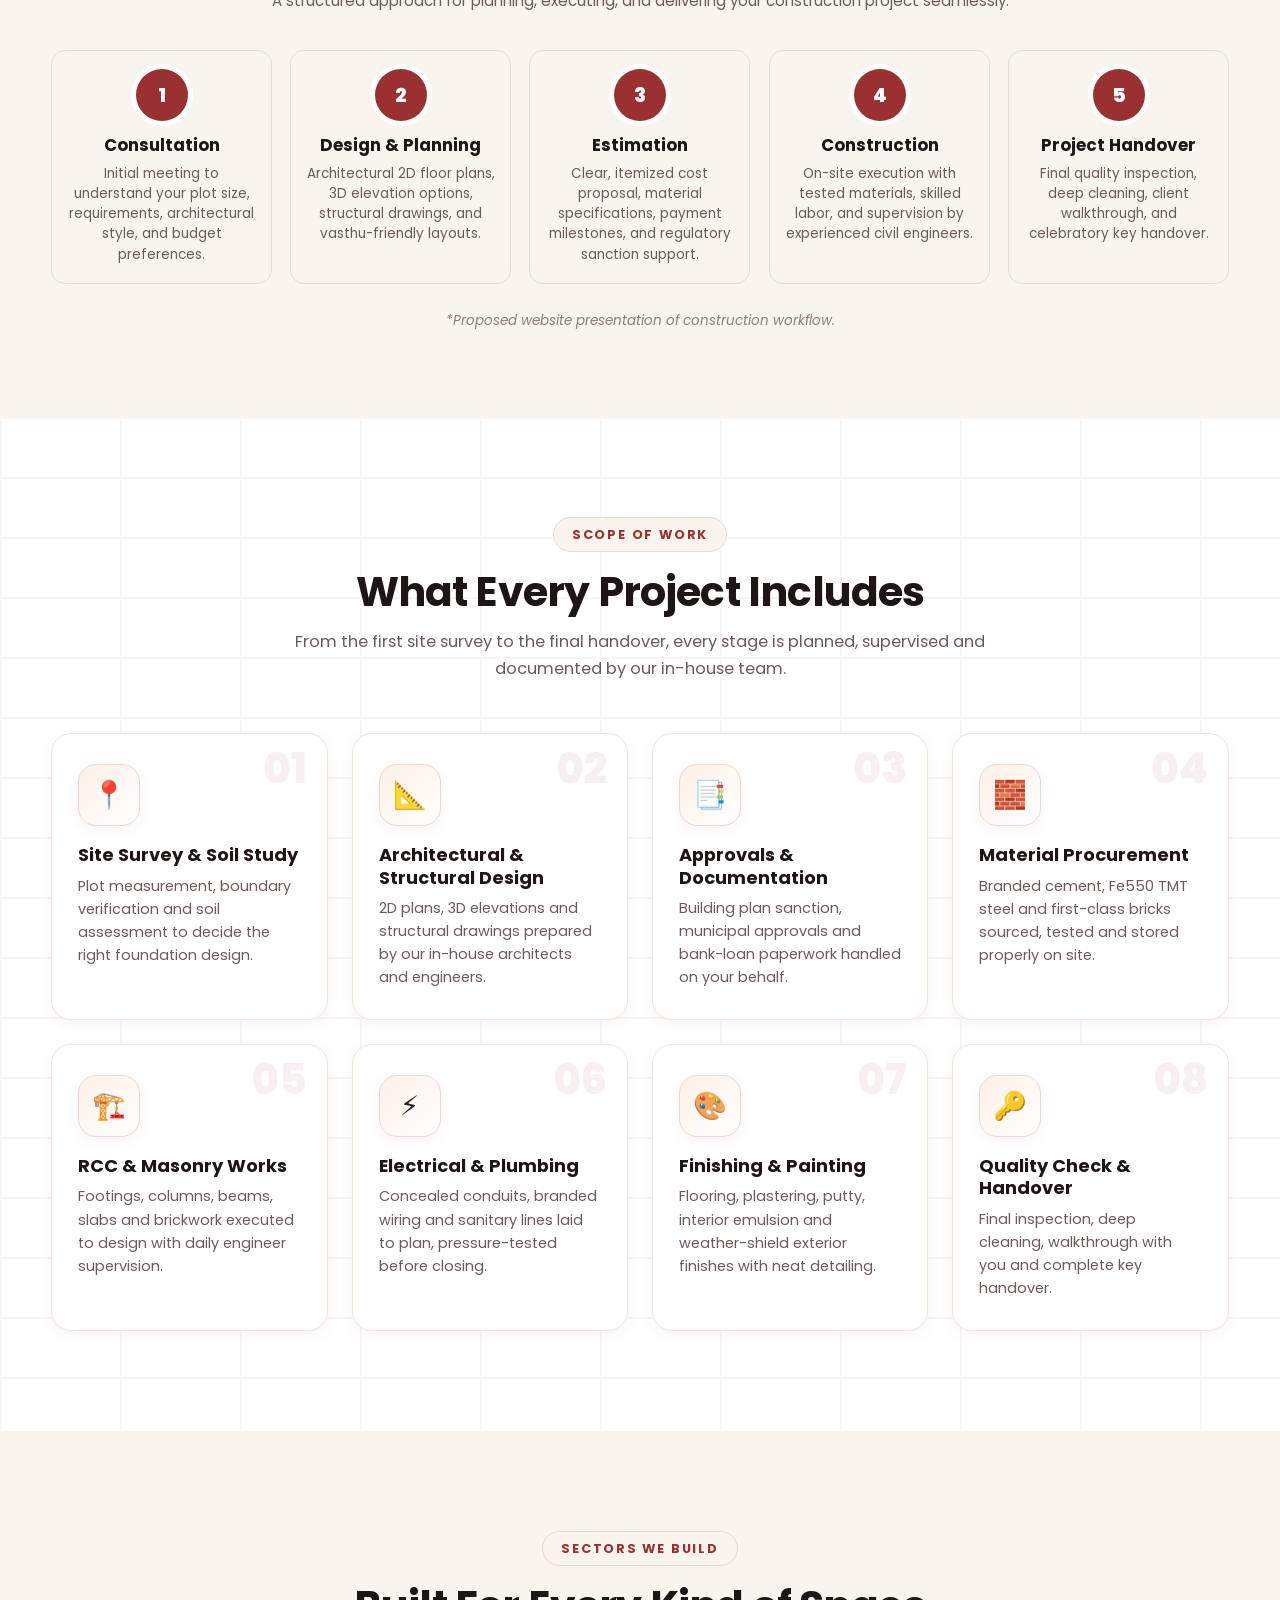
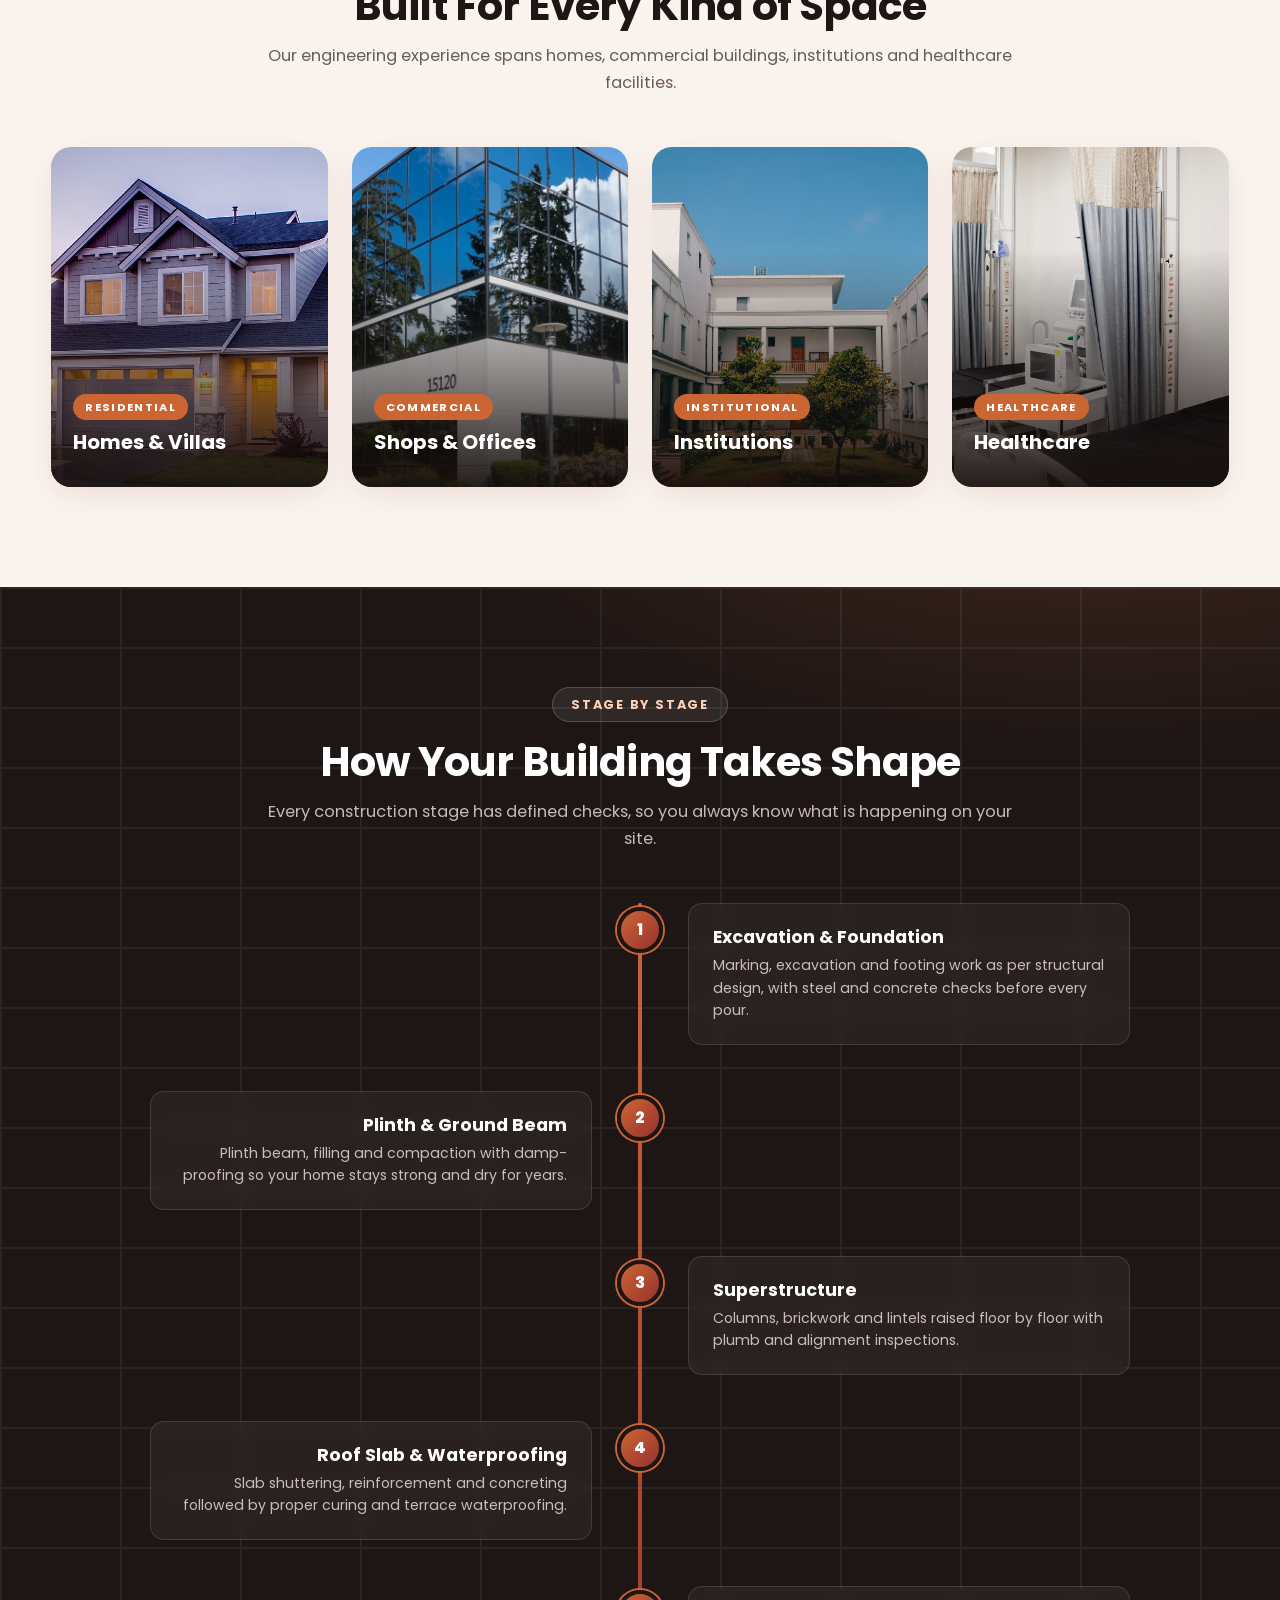
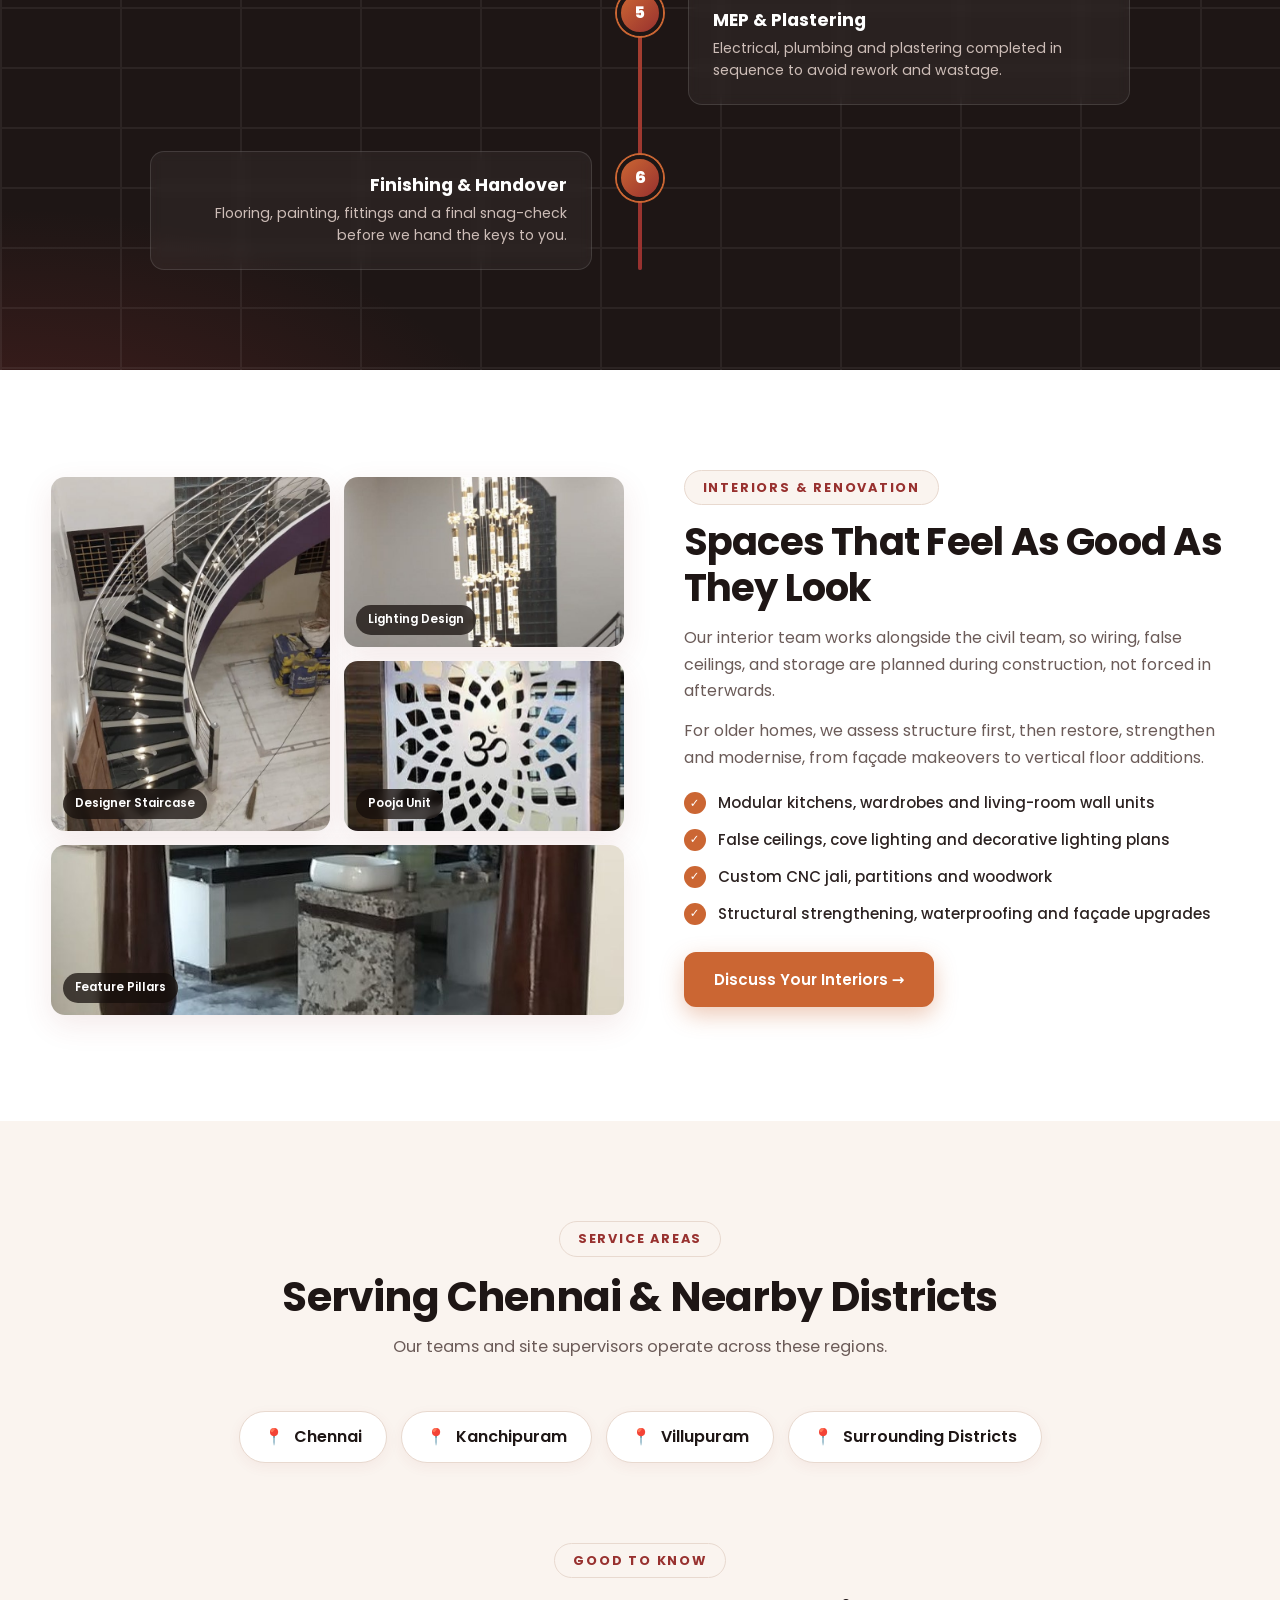
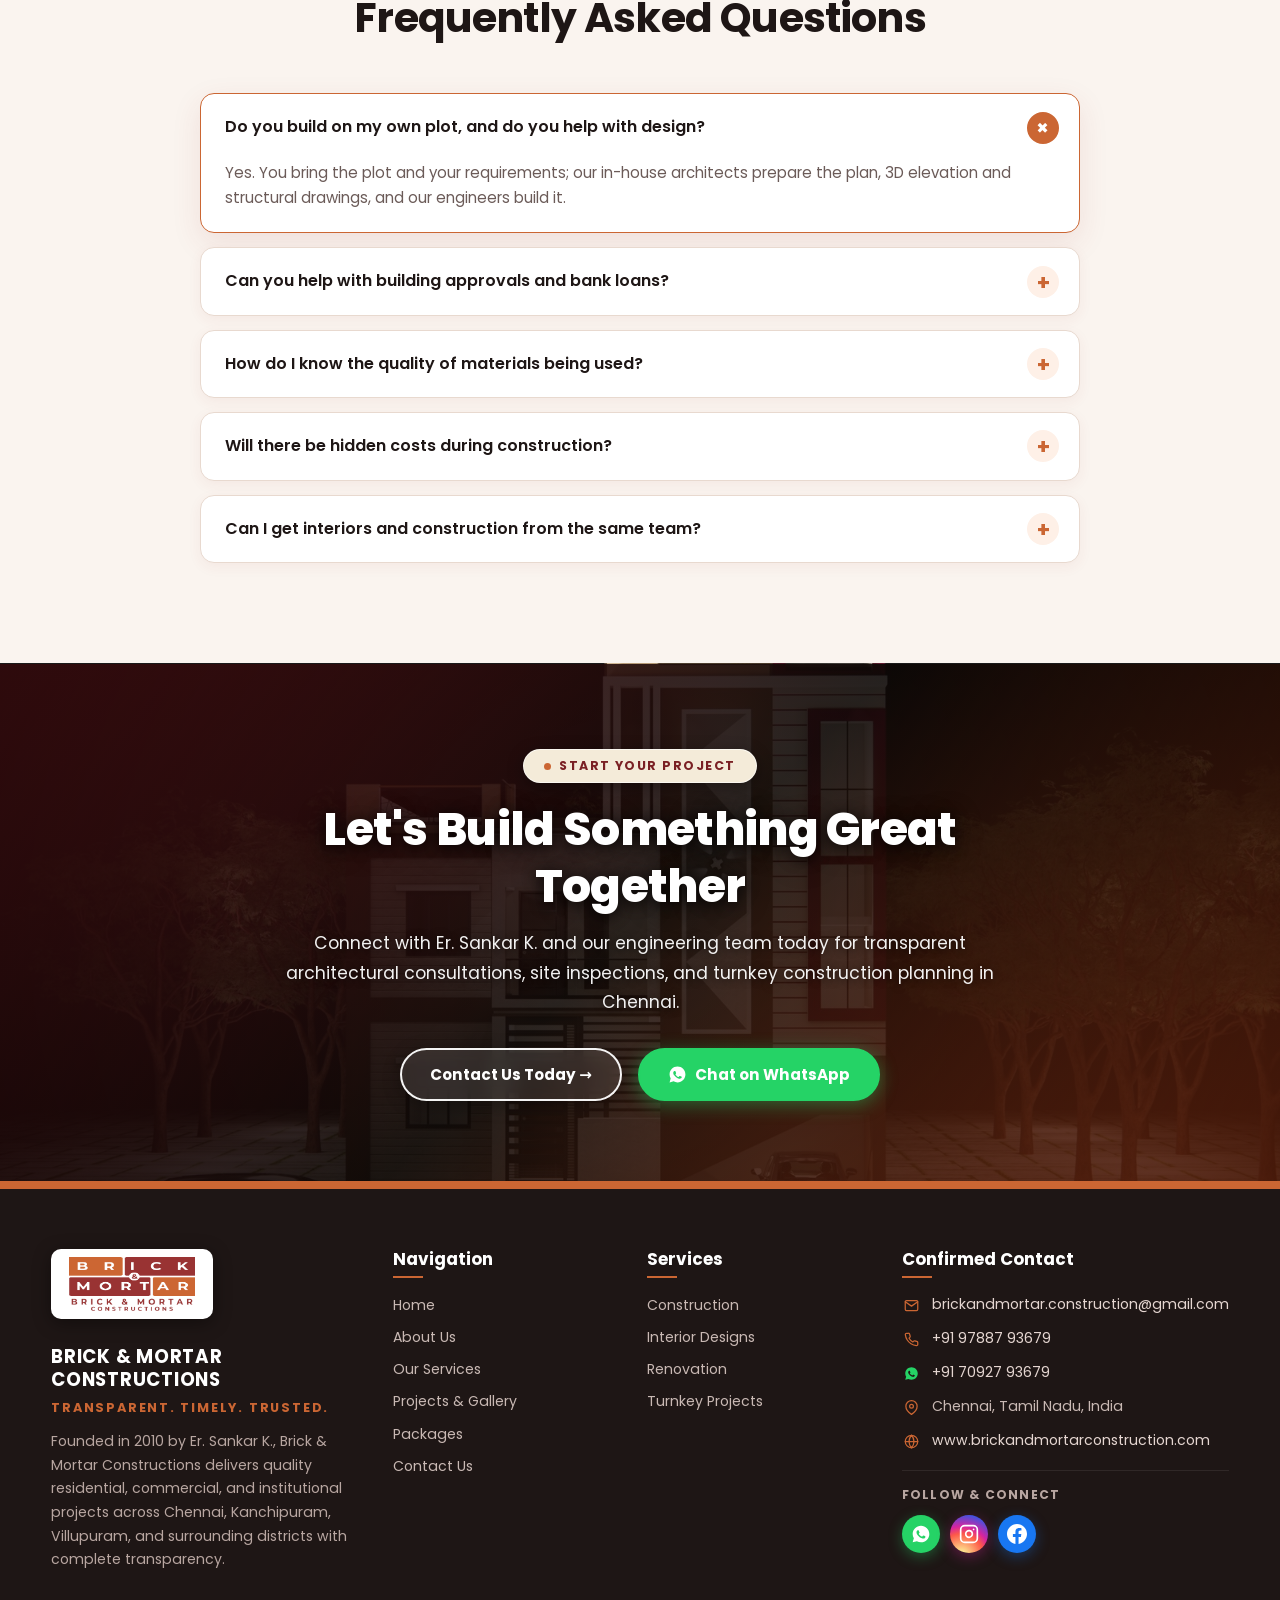
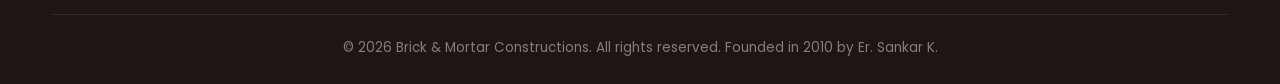
<file: services.html>
<!DOCTYPE html>
<html lang="en">
<head>
  <meta charset="UTF-8">
  <meta name="viewport" content="width=device-width, initial-scale=1.0">
  <title>Our Services | Brick &amp; Mortar Constructions | Chennai</title>
  <meta name="description" content="Explore construction services by Brick &amp; Mortar Constructions: Residential &amp; commercial building construction, turnkey projects, custom interior designs, and renovations in Chennai.">
  <link rel="canonical" href="http://www.brickandmortarconstruction.com/services.html">
  <link rel="icon" type="image/png" href="images/logo.png">
  <meta name="theme-color" content="#98312F">

  <!-- Open Graph -->
  <meta property="og:type" content="website">
  <meta property="og:url" content="http://www.brickandmortarconstruction.com/services.html">
  <meta property="og:title" content="Our Services | Brick &amp; Mortar Constructions">
  <meta property="og:description" content="Construction, Interior Designs, Renovation, and Turnkey Projects in Chennai.">
  <meta property="og:image" content="images/service-construction.jpg">

  <link rel="preconnect" href="https://fonts.googleapis.com">
  <link rel="preconnect" href="https://fonts.gstatic.com" crossorigin>
  <link href="https://fonts.googleapis.com/css2?family=Poppins:ital,wght@0,300;0,400;0,500;0,600;0,700;0,800;1,400&display=swap" rel="stylesheet">
  <link rel="stylesheet" href="style.css">
</head>
<body class="pg-ext">

  <!-- ============ HEADER & NAVIGATION ============ -->
  <header>
    <div class="container nav">
      <a href="index.html" class="logo" aria-label="Brick &amp; Mortar Constructions Home">
        <img src="images/logo.png" alt="Brick &amp; Mortar Constructions Logo" class="brand-logo" width="168" height="72">
      </a>
      <input type="checkbox" id="menu" class="menu-toggle" aria-label="Toggle navigation menu">
      <label for="menu" class="burger" aria-label="Open menu">
        <span></span>
        <span></span>
        <span></span>
      </label>
      <label for="menu" class="nav-overlay" aria-hidden="true"></label>
      <ul class="nav-links">
        <li><a href="index.html">Home</a></li>
        <li><a href="about.html">About</a></li>
        <li><a href="services.html" class="active">Services</a></li>
        <li><a href="projects.html">Projects</a></li>
        <li><a href="packages.html">Packages</a></li>
        <li><a href="contact.html">Contact</a></li>
        <li><a href="https://wa.me/917092793679" class="btn btn-primary nav-cta" target="_blank" rel="noopener">Enquire Now →</a></li>
      </ul>
    </div>
  </header>

  <!-- ============ PAGE BANNER ============ -->
  <div class="page-banner page-banner-services">
    <div class="container">
      <span class="pill-white">OUR EXPERTISE</span>
      <h1>Our Services &amp; Workflow</h1>
      <p>Comprehensive civil construction, turnkey project delivery, modern interior architecture, and expert structural renovations across Chennai.</p>
      <div class="breadcrumb">
        <a href="index.html">Home</a>
        <span class="sep">/</span>
        <span class="current">Our Services</span>
      </div>
    </div>
  </div>

  <!-- ============ SERVICES CONTENT ============ -->
  <section class="services" id="services">
    <div class="container">
      <div class="section-head">
        <span class="tag">Engineering Capabilities</span>
        <h2>Comprehensive Construction Under One Roof</h2>
        <p>Professional engineering and architectural solutions handled by our dedicated in-house team.</p>
      </div>

      <div class="cards-grid">
        <!-- Service 1: Construction -->
        <div class="service-card">
          <div class="service-img-wrap">
            <img src="images/service-construction.jpg" alt="Construction Service by Brick &amp; Mortar" width="400" height="260" loading="lazy" decoding="async">
            <div class="service-num">01</div>
          </div>
          <div class="service-content">
            <h3>Construction</h3>
            <p>Individual houses, residential villas, and commercial buildings built with tested structural materials, precision engineering, and adherence to municipal standards.</p>
            <ul class="service-points">
              <li>Residential &amp; Commercial</li>
              <li>Tested Branded Steel &amp; Cement</li>
              <li>Structural Safety &amp; Supervision</li>
            </ul>
          </div>
        </div>

        <!-- Service 2: Interior Designs -->
        <div class="service-card">
          <div class="service-img-wrap">
            <img src="images/service-interiors.jpg" alt="Interior Designs by Brick &amp; Mortar" width="400" height="260" loading="lazy" decoding="async">
            <div class="service-num">02</div>
          </div>
          <div class="service-content">
            <h3>Interior Designs</h3>
            <p>Bespoke interior concepts tailored to modern living, including modular kitchens, living room wall units, custom woodwork, lighting design, and pooja units.</p>
            <ul class="service-points">
              <li>Living, Dining &amp; Bedroom Interiors</li>
              <li>Modular Kitchen &amp; Wardrobes</li>
              <li>Custom CNC Jali &amp; Woodwork</li>
            </ul>
          </div>
        </div>

        <!-- Service 3: Renovation -->
        <div class="service-card">
          <div class="service-img-wrap">
            <img src="images/service-renovation.jpg" alt="Renovation Service by Brick &amp; Mortar" width="400" height="260" loading="lazy" decoding="async">
            <div class="service-num">03</div>
          </div>
          <div class="service-content">
            <h3>Renovation</h3>
            <p>Transforming older properties through structural reinforcement, modern façade makeovers, vertical floor additions, and floor-to-ceiling space remodeling.</p>
            <ul class="service-points">
              <li>Façade &amp; Elevation Makeovers</li>
              <li>Structural Strengthening</li>
              <li>Floor Additions &amp; Repairs</li>
            </ul>
          </div>
        </div>

        <!-- Service 4: Turnkey Projects -->
        <div class="service-card">
          <div class="service-img-wrap">
            <img src="images/service-turnkey.jpg" alt="Turnkey Projects by Brick &amp; Mortar" width="400" height="260" loading="lazy" decoding="async">
            <div class="service-num">04</div>
          </div>
          <div class="service-content">
            <h3>Turnkey Projects</h3>
            <p>Complete single-window delivery from concept to key handover. We manage architectural planning, permits, material procurement, construction, and final finishing.</p>
            <ul class="service-points">
              <li>End-to-End Ownership</li>
              <li>Approvals &amp; Documentation</li>
              <li>Guaranteed Timely Handover</li>
            </ul>
          </div>
        </div>
      </div>

      <!-- Our Working Process (Integrated under Services) -->
      <div class="services-process-wrap">
        <div class="sub-head">
          <span class="tag">Proposed Workflow</span>
          <h3>Our 5-Step Working Process</h3>
          <p>A structured approach for planning, executing, and delivering your construction project seamlessly.</p>
        </div>

        <div class="process-steps">
          <div class="p-step">
            <div class="step-num">1</div>
            <h4>Consultation</h4>
            <p>Initial meeting to understand your plot size, requirements, architectural style, and budget preferences.</p>
          </div>
          <div class="p-step">
            <div class="step-num">2</div>
            <h4>Design &amp; Planning</h4>
            <p>Architectural 2D floor plans, 3D elevation options, structural drawings, and vasthu-friendly layouts.</p>
          </div>
          <div class="p-step">
            <div class="step-num">3</div>
            <h4>Estimation</h4>
            <p>Clear, itemized cost proposal, material specifications, payment milestones, and regulatory sanction support.</p>
          </div>
          <div class="p-step">
            <div class="step-num">4</div>
            <h4>Construction</h4>
            <p>On-site execution with tested materials, skilled labor, and supervision by experienced civil engineers.</p>
          </div>
          <div class="p-step">
            <div class="step-num">5</div>
            <h4>Project Handover</h4>
            <p>Final quality inspection, deep cleaning, client walkthrough, and celebratory key handover.</p>
          </div>
        </div>
        <p class="process-note"><em>*Proposed website presentation of construction workflow.</em></p>
      </div>
    </div>
  </section>

  <!-- ============ [NEW] WHAT'S INCLUDED ============ -->
  <section class="bm-sec white bricks" id="included">
    <div class="container">
      <div class="section-head">
        <span class="tag">Scope of Work</span>
        <h2>What Every Project Includes</h2>
        <p>From the first site survey to the final handover, every stage is planned, supervised and documented by our in-house team.</p>
      </div>
      <div class="bm-grid bm-g4">
        <article class="bm-card"><span class="bm-n">01</span><div class="bm-ico">📍</div><h3>Site Survey &amp; Soil Study</h3><p>Plot measurement, boundary verification and soil assessment to decide the right foundation design.</p></article>
        <article class="bm-card"><span class="bm-n">02</span><div class="bm-ico">📐</div><h3>Architectural &amp; Structural Design</h3><p>2D plans, 3D elevations and structural drawings prepared by our in-house architects and engineers.</p></article>
        <article class="bm-card"><span class="bm-n">03</span><div class="bm-ico">📑</div><h3>Approvals &amp; Documentation</h3><p>Building plan sanction, municipal approvals and bank-loan paperwork handled on your behalf.</p></article>
        <article class="bm-card"><span class="bm-n">04</span><div class="bm-ico">🧱</div><h3>Material Procurement</h3><p>Branded cement, Fe550 TMT steel and first-class bricks sourced, tested and stored properly on site.</p></article>
        <article class="bm-card"><span class="bm-n">05</span><div class="bm-ico">🏗️</div><h3>RCC &amp; Masonry Works</h3><p>Footings, columns, beams, slabs and brickwork executed to design with daily engineer supervision.</p></article>
        <article class="bm-card"><span class="bm-n">06</span><div class="bm-ico">⚡</div><h3>Electrical &amp; Plumbing</h3><p>Concealed conduits, branded wiring and sanitary lines laid to plan, pressure-tested before closing.</p></article>
        <article class="bm-card"><span class="bm-n">07</span><div class="bm-ico">🎨</div><h3>Finishing &amp; Painting</h3><p>Flooring, plastering, putty, interior emulsion and weather-shield exterior finishes with neat detailing.</p></article>
        <article class="bm-card"><span class="bm-n">08</span><div class="bm-ico">🔑</div><h3>Quality Check &amp; Handover</h3><p>Final inspection, deep cleaning, walkthrough with you and complete key handover.</p></article>
      </div>
    </div>
  </section>

  <!-- ============ [NEW] PROJECT TYPES ============ -->
  <section class="bm-sec cream" id="sectors">
    <div class="container">
      <div class="section-head">
        <span class="tag">Sectors We Build</span>
        <h2>Built For Every Kind of Space</h2>
        <p>Our engineering experience spans homes, commercial buildings, institutions and healthcare facilities.</p>
      </div>
      <div class="bm-grid bm-g4">
        <a class="bm-type" href="projects.html" aria-label="Residential projects">
          <img src="images/type-residential.jpg" alt="Residential construction by Brick &amp; Mortar" loading="lazy" decoding="async">
          <div class="bm-type-body"><span class="bm-chip">Residential</span><h3>Homes &amp; Villas</h3><p>Independent houses, duplex homes and villas designed around your family, plot and budget.</p></div>
        </a>
        <a class="bm-type" href="projects.html" aria-label="Commercial projects">
          <img src="images/type-commercial.jpg" alt="Commercial construction by Brick &amp; Mortar" loading="lazy" decoding="async">
          <div class="bm-type-body"><span class="bm-chip">Commercial</span><h3>Shops &amp; Offices</h3><p>Functional commercial buildings with strong structure, efficient layouts and clean elevations.</p></div>
        </a>
        <a class="bm-type" href="projects.html" aria-label="Institutional projects">
          <img src="images/type-institutional.jpg" alt="Institutional construction by Brick &amp; Mortar" loading="lazy" decoding="async">
          <div class="bm-type-body"><span class="bm-chip">Institutional</span><h3>Institutions</h3><p>Durable, well-ventilated buildings planned for heavy daily use and long-term maintenance.</p></div>
        </a>
        <a class="bm-type" href="projects.html" aria-label="Healthcare projects">
          <img src="images/type-healthcare.jpg" alt="Healthcare construction by Brick &amp; Mortar" loading="lazy" decoding="async">
          <div class="bm-type-body"><span class="bm-chip">Healthcare</span><h3>Healthcare</h3><p>Hygienic, accessible and code-compliant spaces for clinics and medical facilities.</p></div>
        </a>
      </div>
    </div>
  </section>

  <!-- ============ [NEW] CONSTRUCTION STAGES TIMELINE ============ -->
  <section class="bm-sec dark bricks" id="stages">
    <div class="container">
      <div class="section-head">
        <span class="tag">Stage By Stage</span>
        <h2>How Your Building Takes Shape</h2>
        <p>Every construction stage has defined checks, so you always know what is happening on your site.</p>
      </div>
      <div class="bm-timeline">
        <div class="bm-tl-line" aria-hidden="true"><i></i></div>
        <div class="bm-tl-item"><div class="bm-tl-dot">1</div><div class="bm-tl-box"><h4>Excavation &amp; Foundation</h4><p>Marking, excavation and footing work as per structural design, with steel and concrete checks before every pour.</p></div></div>
        <div class="bm-tl-item"><div class="bm-tl-dot">2</div><div class="bm-tl-box"><h4>Plinth &amp; Ground Beam</h4><p>Plinth beam, filling and compaction with damp-proofing so your home stays strong and dry for years.</p></div></div>
        <div class="bm-tl-item"><div class="bm-tl-dot">3</div><div class="bm-tl-box"><h4>Superstructure</h4><p>Columns, brickwork and lintels raised floor by floor with plumb and alignment inspections.</p></div></div>
        <div class="bm-tl-item"><div class="bm-tl-dot">4</div><div class="bm-tl-box"><h4>Roof Slab &amp; Waterproofing</h4><p>Slab shuttering, reinforcement and concreting followed by proper curing and terrace waterproofing.</p></div></div>
        <div class="bm-tl-item"><div class="bm-tl-dot">5</div><div class="bm-tl-box"><h4>MEP &amp; Plastering</h4><p>Electrical, plumbing and plastering completed in sequence to avoid rework and wastage.</p></div></div>
        <div class="bm-tl-item"><div class="bm-tl-dot">6</div><div class="bm-tl-box"><h4>Finishing &amp; Handover</h4><p>Flooring, painting, fittings and a final snag-check before we hand the keys to you.</p></div></div>
      </div>
    </div>
  </section>

  <!-- ============ [NEW] INTERIORS & RENOVATION ============ -->
  <section class="bm-sec white" id="interiors">
    <div class="container bm-split">
      <div class="bm-mosaic reveal-l">
        <figure><img src="images/interior-staircase.jpg" alt="Designer staircase interior" loading="lazy" decoding="async"><figcaption>Designer Staircase</figcaption></figure>
        <figure><img src="images/interior-chandelier.jpg" alt="Chandelier lighting design" loading="lazy" decoding="async"><figcaption>Lighting Design</figcaption></figure>
        <figure><img src="images/interior-pooja.jpg" alt="Pooja unit interior" loading="lazy" decoding="async"><figcaption>Pooja Unit</figcaption></figure>
        <figure><img src="images/interior-pillars.jpg" alt="Living area with feature pillars" loading="lazy" decoding="async"><figcaption>Feature Pillars</figcaption></figure>
      </div>
      <div class="reveal-r">
        <span class="tag">Interiors &amp; Renovation</span>
        <h2>Spaces That Feel As Good As They Look</h2>
        <p>Our interior team works alongside the civil team, so wiring, false ceilings, and storage are planned during construction, not forced in afterwards.</p>
        <p>For older homes, we assess structure first, then restore, strengthen and modernise, from façade makeovers to vertical floor additions.</p>
        <ul class="bm-list">
          <li>Modular kitchens, wardrobes and living-room wall units</li>
          <li>False ceilings, cove lighting and decorative lighting plans</li>
          <li>Custom CNC jali, partitions and woodwork</li>
          <li>Structural strengthening, waterproofing and façade upgrades</li>
        </ul>
        <p style="margin-top:26px"><a href="contact.html" class="btn btn-primary">Discuss Your Interiors →</a></p>
      </div>
    </div>
  </section>

  <!-- ============ [NEW] AREAS + FAQ ============ -->
  <section class="bm-sec cream" id="faq">
    <div class="container">
      <div class="section-head">
        <span class="tag">Service Areas</span>
        <h2>Serving Chennai &amp; Nearby Districts</h2>
        <p>Our teams and site supervisors operate across these regions.</p>
      </div>
      <div class="bm-areas reveal" style="margin-bottom:80px">
        <span class="bm-area">Chennai</span><span class="bm-area">Kanchipuram</span><span class="bm-area">Villupuram</span><span class="bm-area">Surrounding Districts</span>
      </div>
      <div class="section-head">
        <span class="tag">Good To Know</span>
        <h2>Frequently Asked Questions</h2>
      </div>
      <div class="bm-faq">
        <details open><summary>Do you build on my own plot, and do you help with design?</summary><div>Yes. You bring the plot and your requirements; our in-house architects prepare the plan, 3D elevation and structural drawings, and our engineers build it.</div></details>
        <details><summary>Can you help with building approvals and bank loans?</summary><div>We assist with building plan sanction, municipal approvals and the documentation banks ask for, so the paperwork does not slow your project down.</div></details>
        <details><summary>How do I know the quality of materials being used?</summary><div>We use tested, branded cement, Fe550-grade TMT steel and first-class bricks. Materials and each stage are inspected by our site engineers and shared with you through regular progress updates.</div></details>
        <details><summary>Will there be hidden costs during construction?</summary><div>No. You receive an itemised estimate before the contract is signed, and billing follows verified milestones.</div></details>
        <details><summary>Can I get interiors and construction from the same team?</summary><div>Yes. Our Turnkey and Premium offerings combine construction and interiors under one contract so you deal with a single point of contact.</div></details>
      </div>
    </div>
  </section>

  <!-- ============ ENQUIRY CTA BANNER ============ -->
  <section class="enquiry-cta">
    <div class="container enquiry-cta-content">
      <span class="pill-white">START YOUR PROJECT</span>
      <h2>Let's Build Something Great Together</h2>
      <p class="cta-desc">Connect with Er. Sankar K. and our engineering team today for transparent architectural consultations, site inspections, and turnkey construction planning in Chennai.</p>
      <div class="enquiry-cta-btns">
        <a href="contact.html" class="btn btn-outline-white">Contact Us Today →</a>
        <a href="https://wa.me/917092793679" class="btn btn-wa" target="_blank" rel="noopener">
          <svg width="20" height="20" viewBox="0 0 32 32" fill="currentColor" aria-hidden="true"><path d="M16 2.667C8.636 2.667 2.667 8.636 2.667 16c0 2.477.677 4.793 1.854 6.786L2.667 29.333l6.737-1.768A13.255 13.255 0 0016 29.333c7.364 0 13.333-5.969 13.333-13.333S23.364 2.667 16 2.667zm6.758 18.847c-.287.808-1.42 1.48-2.33 1.677-.624.133-1.438.241-4.184-.897-3.513-1.455-5.776-5.01-5.952-5.244-.176-.234-1.43-1.905-1.43-3.633 0-1.728.904-2.58 1.226-2.932.322-.352.703-.44 0.938-.44.234 0 .468.002.673.012.219.011.512-.083.801.611.298.718 1.018 2.484 1.107 2.664.088.18.147.391.029.626-.117.234-.176.38-.352.586-.176.205-.37.458-.528.615-.176.176-.36.368-.155.72.205.352.913 1.507 1.959 2.44 1.345 1.198 2.48 1.569 2.832 1.745.352.176.557.147.762-.088.205-.234.88-1.026 1.114-1.378.234-.352.468-.293.791-.176.322.117 2.052.968 2.404 1.144.352.176.586.264.673.41.088.147.088.85-.199 1.658z"/></svg>
          Chat on WhatsApp
        </a>
      </div>
    </div>
  </section>

    <!-- ============ FOOTER ============ -->
  <footer>
    <div class="container">
      <div class="footer-grid">
        <!-- Brand Column -->
        <div class="footer-brand">
          <a href="index.html" class="footer-logo-badge" aria-label="Brick &amp; Mortar Constructions Home">
            <img src="images/logo.png" alt="Brick &amp; Mortar Constructions Logo" class="footer-brand-logo" width="168" height="72" loading="lazy" decoding="async">
          </a>
          <h3 class="footer-company-name">BRICK &amp; MORTAR CONSTRUCTIONS</h3>
          <p class="footer-tagline">TRANSPARENT. TIMELY. TRUSTED.</p>
          <p class="footer-desc">Founded in 2010 by Er. Sankar K., Brick &amp; Mortar Constructions delivers quality residential, commercial, and institutional projects across Chennai, Kanchipuram, Villupuram, and surrounding districts with complete transparency.</p>
        </div>

        <!-- Navigation Links Column -->
        <div class="footer-links">
          <h4>Navigation</h4>
          <ul>
            <li><a href="index.html">Home</a></li>
            <li><a href="about.html">About Us</a></li>
            <li><a href="services.html">Our Services</a></li>
            <li><a href="projects.html">Projects &amp; Gallery</a></li>
            <li><a href="packages.html">Packages</a></li>
            <li><a href="contact.html">Contact Us</a></li>
          </ul>
        </div>

        <!-- Services Links Column -->
        <div class="footer-links">
          <h4>Services</h4>
          <ul>
            <li><a href="services.html">Construction</a></li>
            <li><a href="services.html">Interior Designs</a></li>
            <li><a href="services.html">Renovation</a></li>
            <li><a href="services.html">Turnkey Projects</a></li>
          </ul>
        </div>

        <!-- Confirmed Contact Column -->
        <div class="footer-contact">
          <h4>Confirmed Contact</h4>
          <ul class="footer-contact-list">
            <li>
              <span class="f-icon" aria-hidden="true">
                <svg width="15" height="15" viewBox="0 0 24 24" fill="none" stroke="currentColor" stroke-width="2" stroke-linecap="round" stroke-linejoin="round"><path d="M4 4h16c1.1 0 2 .9 2 2v12c0 1.1-.9 2-2 2H4c-1.1 0-2-.9-2-2V6c0-1.1.9-2 2-2z"></path><polyline points="22,6 12,13 2,6"></polyline></svg>
              </span>
              <a href="mailto:brickandmortar.construction@gmail.com">brickandmortar.construction@gmail.com</a>
            </li>
            <li>
              <span class="f-icon" aria-hidden="true">
                <svg width="15" height="15" viewBox="0 0 24 24" fill="none" stroke="currentColor" stroke-width="2" stroke-linecap="round" stroke-linejoin="round"><path d="M22 16.92v3a2 2 0 0 1-2.18 2 19.79 19.79 0 0 1-8.63-3.07 19.5 19.5 0 0 1-6-6 19.79 19.79 0 0 1-3.07-8.67A2 2 0 0 1 4.11 2h3a2 2 0 0 1 2 1.72 12.84 12.84 0 0 0 .7 2.81 2 2 0 0 1-.45 2.11L8.09 9.91a16 16 0 0 0 6 6l1.27-1.27a2 2 0 0 1 2.11-.45 12.84 12.84 0 0 0 2.81.7A2 2 0 0 1 22 16.92z"></path></svg>
              </span>
              <a href="tel:+919788793679">+91 97887 93679</a>
            </li>
            <li>
              <span class="f-icon f-wa" aria-hidden="true">
                <svg width="15" height="15" viewBox="0 0 32 32" fill="currentColor"><path d="M16 2.667C8.636 2.667 2.667 8.636 2.667 16c0 2.477.677 4.793 1.854 6.786L2.667 29.333l6.737-1.768A13.255 13.255 0 0016 29.333c7.364 0 13.333-5.969 13.333-13.333S23.364 2.667 16 2.667zm6.758 18.847c-.287.808-1.42 1.48-2.33 1.677-.624.133-1.438.241-4.184-.897-3.513-1.455-5.776-5.01-5.952-5.244-.176-.234-1.43-1.905-1.43-3.633 0-1.728.904-2.58 1.226-2.932.322-.352.703-.44 0.938-.44.234 0 .468.002.673.012.219.011.512-.083.801.611.298.718 1.018 2.484 1.107 2.664.088.18.147.391.029.626-.117.234-.176.38-.352.586-.176.205-.37.458-.528.615-.176.176-.36.368-.155.72.205.352.913 1.507 1.959 2.44 1.345 1.198 2.48 1.569 2.832 1.745.352.176.557.147.762-.088.205-.234.88-1.026 1.114-1.378.234-.352.468-.293.791-.176.322.117 2.052.968 2.404 1.144.352.176.586.264.673.41.088.147.088.85-.199 1.658z"/></svg>
              </span>
              <a href="https://wa.me/917092793679" target="_blank" rel="noopener">+91 70927 93679</a>
            </li>
            <li>
              <span class="f-icon" aria-hidden="true">
                <svg width="15" height="15" viewBox="0 0 24 24" fill="none" stroke="currentColor" stroke-width="2" stroke-linecap="round" stroke-linejoin="round"><path d="M21 10c0 7-9 13-9 13s-9-6-9-13a9 9 0 0 1 18 0z"></path><circle cx="12" cy="10" r="3"></circle></svg>
              </span>
              <span>Chennai, Tamil Nadu, India</span>
            </li>
            <li>
              <span class="f-icon" aria-hidden="true">
                <svg width="15" height="15" viewBox="0 0 24 24" fill="none" stroke="currentColor" stroke-width="2" stroke-linecap="round" stroke-linejoin="round"><circle cx="12" cy="12" r="10"></circle><line x1="2" y1="12" x2="22" y2="12"></line><path d="M12 2a15.3 15.3 0 0 1 4 10 15.3 15.3 0 0 1-4 10 15.3 15.3 0 0 1-4-10 15.3 15.3 0 0 1 4-10z"></path></svg>
              </span>
              <a href="http://www.brickandmortarconstruction.com" target="_blank" rel="noopener">www.brickandmortarconstruction.com</a>
            </li>
          </ul>

          <!-- Official Social Media Profiles -->
          <div class="footer-social-wrap">
            <span class="footer-social-title">Follow &amp; Connect</span>
            <div class="footer-social-icons">
              <a href="https://wa.me/917092793679" target="_blank" rel="noopener" class="footer-social-btn fs-wa" title="Chat on WhatsApp: +91 70927 93679" aria-label="WhatsApp">
                <svg width="20" height="20" viewBox="0 0 32 32" fill="currentColor"><path d="M16 2.667C8.636 2.667 2.667 8.636 2.667 16c0 2.477.677 4.793 1.854 6.786L2.667 29.333l6.737-1.768A13.255 13.255 0 0016 29.333c7.364 0 13.333-5.969 13.333-13.333S23.364 2.667 16 2.667zm6.758 18.847c-.287.808-1.42 1.48-2.33 1.677-.624.133-1.438.241-4.184-.897-3.513-1.455-5.776-5.01-5.952-5.244-.176-.234-1.43-1.905-1.43-3.633 0-1.728.904-2.58 1.226-2.932.322-.352.703-.44 0.938-.44.234 0 .468.002.673.012.219.011.512-.083.801.611.298.718 1.018 2.484 1.107 2.664.088.18.147.391.029.626-.117.234-.176.38-.352.586-.176.205-.37.458-.528.615-.176.176-.36.368-.155.72.205.352.913 1.507 1.959 2.44 1.345 1.198 2.48 1.569 2.832 1.745.352.176.557.147.762-.088.205-.234.88-1.026 1.114-1.378.234-.352.468-.293.791-.176.322.117 2.052.968 2.404 1.144.352.176.586.264.673.41.088.147.088.85-.199 1.658z"/></svg>
              </a>
              <a href="https://www.instagram.com/brick_and_mortar_construction?utm_source=qr&amp;mdxt=MW40MDJtd2JzZjNscw==" target="_blank" rel="noopener" class="footer-social-btn fs-ig" title="Follow on Instagram: @brick_and_mortar_construction" aria-label="Instagram">
                <svg width="20" height="20" viewBox="0 0 24 24" fill="none" stroke="currentColor" stroke-width="2" stroke-linecap="round" stroke-linejoin="round"><rect x="2" y="2" width="20" height="20" rx="5" ry="5"></rect><path d="M16 11.37A4 4 0 1 1 12.63 8 4 4 0 0 1 16 11.37z"></path><line x1="17.5" y1="6.5" x2="17.51" y2="6.5"></line></svg>
              </a>
              <a href="https://www.facebook.com/share/1JTjHdAZ68/" target="_blank" rel="noopener" class="footer-social-btn fs-fb" title="Connect on Facebook: Brick &amp; Mortar Constructions" aria-label="Facebook">
                <svg width="20" height="20" viewBox="0 0 24 24" fill="currentColor"><path d="M24 12.073c0-6.627-5.373-12-12-12s-12 5.373-12 12c0 5.99 4.388 10.954 10.125 11.854v-8.385H7.078v-3.47h3.047V9.43c0-3.007 1.792-4.669 4.533-4.669 1.312 0 2.686.235 2.686.235v2.953H15.83c-1.491 0-1.956.925-1.956 1.874v2.25h3.328l-.532 3.47h-2.796v8.385C19.612 23.027 24 18.062 24 12.073z"/></svg>
              </a>
            </div>
          </div>
        </div>
      </div>

      <div class="footer-bottom">
        <p>© 2026 Brick &amp; Mortar Constructions. All rights reserved. Founded in 2010 by Er. Sankar K.</p>
      </div>
    </div>
  </footer>

  <!-- ============ FLOATING WHATSAPP BUTTON ============ -->
  <a class="wa-float" href="https://wa.me/917092793679" target="_blank" rel="noopener" aria-label="Chat on WhatsApp with Brick &amp; Mortar Constructions (+91 70927 93679)">
    <svg viewBox="0 0 32 32" class="wa-icon" fill="currentColor" width="30" height="30">
      <path d="M16 2.667C8.636 2.667 2.667 8.636 2.667 16c0 2.477.677 4.793 1.854 6.786L2.667 29.333l6.737-1.768A13.255 13.255 0 0016 29.333c7.364 0 13.333-5.969 13.333-13.333S23.364 2.667 16 2.667zm6.758 18.847c-.287.808-1.42 1.48-2.33 1.677-.624.133-1.438.241-4.184-.897-3.513-1.455-5.776-5.01-5.952-5.244-.176-.234-1.43-1.905-1.43-3.633 0-1.728.904-2.58 1.226-2.932.322-.352.703-.44 0.938-.44.234 0 .468.002.673.012.219.011.512-.083.801.611.298.718 1.018 2.484 1.107 2.664.088.18.147.391.029.626-.117.234-.176.38-.352.586-.176.205-.37.458-.528.615-.176.176-.36.368-.155.72.205.352.913 1.507 1.959 2.44 1.345 1.198 2.48 1.569 2.832 1.745.352.176.557.147.762-.088.205-.234.88-1.026 1.114-1.378.234-.352.468-.293.791-.176.322.117 2.052.968 2.404 1.144.352.176.586.264.673.41.088.147.088.85-.199 1.658z"/>
    </svg>
  </a>

</body>
</html>
</file>
<file: style.css>
/* ========================================================
   BRICK & MORTAR CONSTRUCTIONS - OFFICIAL STYLESHEET
   Brand Colors: Terracotta Orange (#CB6633), Maroon (#98312F)
   ======================================================== */

:root {
  --orange: #CB6633;
  --orange-hover: #b35222;
  --orange-light: #fef0e7;
  --maroon: #98312F;
  --maroon-hover: #7d2422;
  --maroon-light: #f9e8e7;
  --dark: #1E1615;
  --dark-surface: #271E1D;
  --cream: #FAF4EF;
  --cream-alt: #F2E5DB;
  --text: #2D2322;
  --muted: #6B5B58;
  --light-muted: #8E7D7A;
  --white: #FFFFFF;
  --border: #E8D9CF;
  --border-light: #F0E4DC;
  --radius-sm: 8px;
  --radius: 14px;
  --radius-lg: 20px;
  --shadow-sm: 0 4px 14px rgba(152, 49, 47, 0.06);
  --shadow-md: 0 10px 30px rgba(152, 49, 47, 0.10);
  --shadow-lg: 0 20px 50px rgba(152, 49, 47, 0.15);
  --transition: all 0.25s cubic-bezier(0.4, 0, 0.2, 1);
}

/* Reset & Base */
*, *::before, *::after {
  margin: 0;
  padding: 0;
  box-sizing: border-box;
}

html {
  scroll-padding-top: 88px;
  overflow-x: clip;
}

body {
  font-family: 'Poppins', system-ui, -apple-system, BlinkMacSystemFont, 'Segoe UI', Roboto, sans-serif;
  color: var(--text);
  line-height: 1.65;
  background: var(--white);
  -webkit-font-smoothing: antialiased;
  overflow-x: clip;
  max-width: 100%;
}

img {
  max-width: 100%;
  height: auto;
  display: block;
}

a {
  text-decoration: none;
  color: inherit;
  transition: var(--transition);
}

ul {
  list-style: none;
}

.container {
  width: min(1200px, 92%);
  margin-inline: auto;
}

section {
  padding: 85px 0;
}

h1, h2, h3, h4, h5, h6 {
  font-family: 'Poppins', sans-serif;
  color: var(--dark);
  line-height: 1.25;
  font-weight: 700;
}

/* Accessibility focus */
:focus-visible {
  outline: 3px solid var(--orange);
  outline-offset: 3px;
}

/* Section Header */
.section-head {
  text-align: center;
  max-width: 760px;
  margin: 0 auto 50px;
}

.section-head h2 {
  font-size: clamp(1.85rem, 3.2vw, 2.6rem);
  margin-bottom: 12px;
  color: var(--dark);
  letter-spacing: -0.02em;
}

.section-head p {
  color: var(--muted);
  font-size: 1.02rem;
}

.tag {
  display: inline-block;
  background: var(--cream);
  color: var(--maroon);
  font-weight: 700;
  font-size: 0.8rem;
  letter-spacing: 0.14em;
  text-transform: uppercase;
  padding: 6px 18px;
  border-radius: 50px;
  margin-bottom: 14px;
  border: 1px solid var(--border);
}

/* Subsections within About, Services & Projects */
.sub-head {
  text-align: center;
  max-width: 740px;
  margin: 0 auto 36px;
}

.sub-head h3 {
  font-size: clamp(1.4rem, 2.5vw, 1.85rem);
  color: var(--dark);
  margin-bottom: 8px;
}

.sub-head p {
  color: var(--muted);
  font-size: 0.94rem;
}

.about-quality-wrap {
  margin-top: 60px;
  padding-top: 50px;
  border-top: 1px solid var(--border);
}

.services-process-wrap {
  margin-top: 60px;
  padding-top: 50px;
  border-top: 1px solid var(--border);
}

.project-types-sub {
  margin-bottom: 60px;
  padding-bottom: 50px;
  border-bottom: 1px solid rgba(255, 255, 255, 0.1);
}

.project-types-sub .sub-head h3 {
  color: var(--white);
}

.project-types-sub .sub-head p {
  color: #c9b9b4;
}

/* Buttons */
.btn {
  display: inline-flex;
  align-items: center;
  justify-content: center;
  gap: 8px;
  padding: 13px 28px;
  border-radius: 12px;
  font-weight: 600;
  font-size: 0.95rem;
  border: 2px solid transparent;
  cursor: pointer;
  transition: var(--transition);
  font-family: inherit;
  text-align: center;
}

.btn-primary {
  background: var(--orange);
  color: var(--white);
  border-color: var(--orange);
  box-shadow: 0 8px 22px rgba(203, 102, 51, 0.35);
}

.btn-primary:hover {
  background: var(--maroon);
  border-color: var(--maroon);
  transform: translateY(-2px);
  box-shadow: 0 12px 26px rgba(152, 49, 47, 0.35);
  color: var(--white);
}

.btn-outline {
  background: var(--white);
  color: var(--orange);
  border-color: var(--orange);
}

.btn-outline:hover {
  background: var(--orange);
  color: var(--white);
  transform: translateY(-2px);
}

.btn-outline-white {
  background: transparent;
  color: var(--white);
  border: 2px solid var(--white);
}

.btn-outline-white:hover {
  background: var(--white);
  color: var(--maroon);
  transform: translateY(-2px);
}

.btn-wa {
  background: #25D366;
  border-color: #25D366;
  color: var(--white);
  box-shadow: 0 8px 20px rgba(37, 211, 102, 0.3);
  display: inline-flex;
  align-items: center;
  gap: 8px;
}

.btn-wa svg {
  flex-shrink: 0;
  width: 19px;
  height: 19px;
  vertical-align: middle;
}

.btn-wa:hover {
  background: #1eb956;
  border-color: #1eb956;
  color: var(--white);
  transform: translateY(-2px);
}

.btn-ig {
  background: linear-gradient(45deg, #f09433 0%, #e6683c 25%, #dc2743 50%, #cc2366 75%, #bc1888 100%);
  border-color: #dc2743;
  color: var(--white) !important;
  box-shadow: 0 6px 16px rgba(220, 39, 67, 0.3);
}

.btn-ig:hover {
  filter: brightness(1.08);
  color: var(--white) !important;
  transform: translateY(-2px);
}

.btn-fb {
  background: #1877F2;
  border-color: #1877F2;
  color: var(--white) !important;
  box-shadow: 0 6px 16px rgba(24, 119, 242, 0.3);
}

.btn-fb:hover {
  background: #1062c9;
  border-color: #1062c9;
  color: var(--white) !important;
  transform: translateY(-2px);
}

.btn-sm {
  padding: 8px 18px;
  font-size: 0.84rem;
}

/* ========================================================
   TOP BAR
   ======================================================== */
.top-bar {
  background: var(--dark);
  color: #dfd2ce;
  font-size: 0.82rem;
  padding: 8px 0;
  border-bottom: 1px solid rgba(255, 255, 255, 0.08);
}

.top-bar-content {
  display: flex;
  align-items: center;
  justify-content: space-between;
  flex-wrap: wrap;
  gap: 10px;
}

.top-info {
  display: flex;
  align-items: center;
  gap: 8px;
}

.top-info .sep {
  color: var(--orange);
  font-weight: 700;
}

.top-contact {
  display: flex;
  align-items: center;
  gap: 18px;
}

.top-contact a {
  color: #f1e2dd;
  font-weight: 500;
}

.top-contact a:hover {
  color: var(--orange);
}

/* ========================================================
   HEADER & NAVIGATION
   ======================================================== */
header {
  position: sticky;
  top: 0;
  z-index: 100;
  background: rgba(255, 255, 255, 0.96);
  backdrop-filter: blur(10px);
  border-bottom: 1px solid var(--border-light);
  box-shadow: 0 4px 20px rgba(0, 0, 0, 0.04);
  margin-bottom: 0 !important;
}

.nav {
  display: flex;
  align-items: center;
  justify-content: space-between;
  min-height: 88px;
  height: 88px;
}

.brand-logo {
  height: 72px;
  width: auto;
  object-fit: contain;
  transition: transform 0.25s ease;
}

.logo:hover .brand-logo {
  transform: scale(1.02);
}

.nav-links {
  display: flex;
  gap: 24px;
  align-items: center;
}

.nav-links a {
  font-weight: 600;
  font-size: 0.92rem;
  color: var(--dark);
  position: relative;
  padding: 4px 0;
}

.nav-links a::after {
  content: "";
  position: absolute;
  bottom: 0;
  left: 0;
  width: 0%;
  height: 2px;
  background: var(--orange);
  transition: width 0.25s ease;
}

.nav-links a:hover,
.nav-links a.active {
  color: var(--orange);
}

.nav-links a:hover::after,
.nav-links a.active::after {
  width: 100%;
}

.nav .nav-cta {
  padding: 10px 24px;
  font-size: 0.92rem;
  font-weight: 700;
  border-radius: 999px;
  background: #932025;
  color: #ffffff;
  box-shadow: 0 4px 14px rgba(147, 32, 37, 0.3);
  display: inline-flex;
  align-items: center;
  gap: 6px;
  margin-left: 6px;
  transition: all 0.25s ease;
}

.nav .nav-cta:hover {
  background: #7a181c;
  transform: translateY(-2px);
  box-shadow: 0 6px 18px rgba(147, 32, 37, 0.45);
  color: #ffffff;
}

.nav .nav-cta::after {
  display: none;
}

.menu-toggle {
  display: none;
}

.burger {
  display: none;
  flex-direction: column;
  justify-content: space-between;
  width: 28px;
  height: 20px;
  cursor: pointer;
  z-index: 96;
}

.burger span {
  display: block;
  height: 3px;
  width: 100%;
  background: var(--maroon);
  border-radius: 3px;
  transition: var(--transition);
}

.nav-overlay {
  display: none;
  position: fixed;
  inset: 0;
  background: rgba(0, 0, 0, 0.45);
  backdrop-filter: blur(2px);
  z-index: 90;
}

/* ========================================================
   PAGE BANNER (Inner Pages - Architectural Reference Design)
   ======================================================== */
.page-banner {
  position: relative;
  background-color: #140d0b;
  background-size: cover;
  background-position: center center;
  background-repeat: no-repeat;
  color: var(--white);
  padding: 85px 0 75px;
  text-align: center;
  border-bottom: 4px solid var(--orange);
  overflow: hidden;
  display: flex;
  align-items: center;
  justify-content: center;
  min-height: 380px;
}

.page-banner .container {
  position: relative;
  z-index: 2;
  width: 100%;
  text-align: center;
  margin: 0 auto;
}

.page-banner .pill-white {
  display: inline-flex;
  align-items: center;
  justify-content: center;
  gap: 8px;
  background: #F4EBD9;
  color: #7A2024;
  padding: 6px 18px;
  border-radius: 50px;
  font-size: 0.78rem;
  font-weight: 700;
  letter-spacing: 0.1em;
  text-transform: uppercase;
  margin: 0 auto 16px auto;
  box-shadow: 0 4px 14px rgba(0, 0, 0, 0.25);
  border: 1px solid rgba(255, 255, 255, 0.5);
}

.page-banner .pill-white::before {
  content: "";
  display: inline-block;
  width: 7px;
  height: 7px;
  border-radius: 50%;
  background: var(--orange);
  flex-shrink: 0;
}

.page-banner h1 {
  font-size: clamp(2.3rem, 4.2vw, 3.2rem);
  color: #ffffff;
  margin: 0 auto 14px auto;
  font-weight: 800;
  line-height: 1.2;
  letter-spacing: -0.015em;
  max-width: 820px;
  text-align: center;
  text-shadow: 0 2px 14px rgba(0, 0, 0, 0.65), 0 4px 28px rgba(0, 0, 0, 0.4);
}

.page-banner p {
  color: rgba(255, 255, 255, 0.92);
  font-size: 1.08rem;
  max-width: 680px;
  margin: 0 auto 22px auto;
  line-height: 1.68;
  font-weight: 400;
  text-align: center;
  text-shadow: 0 1px 8px rgba(0, 0, 0, 0.6);
}

.page-banner .breadcrumb {
  display: inline-flex;
  align-items: center;
  justify-content: center;
  gap: 8px;
  background: transparent;
  border: none;
  box-shadow: none;
  backdrop-filter: none;
  -webkit-backdrop-filter: none;
  padding: 0;
  margin: 0 auto;
  font-size: 0.9rem;
  color: rgba(255, 255, 255, 0.65);
  font-weight: 500;
  text-align: center;
}

.page-banner .breadcrumb a {
  color: rgba(255, 255, 255, 0.85);
  text-decoration: none;
  transition: color 0.2s ease;
}

.page-banner .breadcrumb a:hover {
  color: var(--orange);
}

.page-banner .breadcrumb .sep {
  color: rgba(255, 255, 255, 0.4);
  margin: 0 4px;
}

.page-banner .breadcrumb span.current {
  color: #ffbe9b;
  font-weight: 600;
}

/* 1. About Us Banner (Balanced Warm Cinematic Overlay) */
.page-banner-about {
  background-image: 
    linear-gradient(180deg, rgba(16, 11, 9, 0.76) 0%, rgba(22, 14, 11, 0.82) 50%, rgba(16, 11, 9, 0.76) 100%),
    url('images/about-banner-daylight.jpg');
  background-position: center 32%;
  background-size: cover;
  background-repeat: no-repeat;
}

/* 2. Services Banner (Balanced Warm Cinematic Overlay) */
.page-banner-services {
  background-image: 
    linear-gradient(180deg, rgba(16, 11, 9, 0.76) 0%, rgba(22, 14, 11, 0.82) 50%, rgba(16, 11, 9, 0.76) 100%),
    url('images/service-construction.jpg');
  background-position: center center;
  background-size: cover;
  background-repeat: no-repeat;
}

/* 3. Projects Banner (Balanced Warm Cinematic Overlay) */
.page-banner-projects {
  background-image: 
    linear-gradient(180deg, rgba(16, 11, 9, 0.76) 0%, rgba(22, 14, 11, 0.82) 50%, rgba(16, 11, 9, 0.76) 100%),
    url('images/mudichur-completed.jpg');
  background-position: center center;
  background-size: cover;
  background-repeat: no-repeat;
}

/* 4. Packages Banner (Balanced Warm Cinematic Overlay) */
.page-banner-packages {
  background-image: 
    linear-gradient(180deg, rgba(16, 11, 9, 0.76) 0%, rgba(22, 14, 11, 0.82) 50%, rgba(16, 11, 9, 0.76) 100%),
    url('images/elevation-contemporary.jpg');
  background-position: center 40%;
  background-size: cover;
  background-repeat: no-repeat;
}

/* 5. Contact Banner (Balanced Warm Cinematic Overlay) */
.page-banner-contact {
  background-image: 
    linear-gradient(180deg, rgba(16, 11, 9, 0.76) 0%, rgba(22, 14, 11, 0.82) 50%, rgba(16, 11, 9, 0.76) 100%),
    url('images/banner-elevation.jpg');
  background-position: center center;
  background-size: cover;
  background-repeat: no-repeat;
}

.breadcrumb {
  display: inline-flex;
  align-items: center;
  gap: 8px;
  font-size: 0.9rem;
  color: rgba(255, 255, 255, 0.65);
}

.breadcrumb a {
  color: rgba(255, 255, 255, 0.85);
  text-decoration: none;
  font-weight: 500;
  transition: color 0.2s ease;
}

.breadcrumb a:hover {
  color: var(--orange);
}

.breadcrumb span.current {
  color: #ffbe9b;
  font-weight: 600;
}

.breadcrumb span.sep {
  opacity: 0.7;
  color: #ffffff;
}

.breadcrumb span.current {
  color: #ffbe9b;
  font-weight: 600;
}

/* ========================================================
   HERO MASTER BANNER (Full Image Banner)
   ======================================================== */
.sr-only {
  position: absolute;
  width: 1px;
  height: 1px;
  padding: 0;
  margin: -1px;
  overflow: hidden;
  clip: rect(0, 0, 0, 0);
  white-space: nowrap;
  border: 0;
}

.hero-banner-master-wrap {
  width: 100%;
  padding: 0 !important;
  margin: 0 !important;
  background-color: #f8fafc;
  position: relative;
  overflow: hidden;
  line-height: 0;
  box-shadow: 0 4px 20px rgba(0, 0, 0, 0.05);
}

.hero-carousel {
  position: relative;
  width: 100%;
  overflow: hidden;
}

.hero-radio {
  display: none;
}

.carousel-track {
  display: flex;
  width: 300%;
  transition: transform 0.75s cubic-bezier(0.65, 0, 0.35, 1);
  will-change: transform;
}

.carousel-slide {
  width: 33.33333%;
  position: relative;
  flex-shrink: 0;
}

.banner-master-inner {
  position: relative;
  width: 100%;
  line-height: 0;
}

.hero-master-img {
  width: 100%;
  height: auto;
  display: block;
  aspect-ratio: 1024 / 512;
  object-fit: cover;
}

/* Slide Positions via Active Radio Inputs */
#hero-slide-1:checked ~ .carousel-track {
  transform: translateX(0%);
}

#hero-slide-2:checked ~ .carousel-track {
  transform: translateX(-33.33333%);
}

#hero-slide-3:checked ~ .carousel-track {
  transform: translateX(-66.66667%);
}

/* Arrow Navigation */
.carousel-arrow {
  position: absolute;
  top: 50%;
  transform: translateY(-50%);
  width: 46px;
  height: 46px;
  background: rgba(0, 0, 0, 0.35);
  backdrop-filter: blur(8px);
  -webkit-backdrop-filter: blur(8px);
  color: #ffffff;
  border: 1px solid rgba(255, 255, 255, 0.4);
  border-radius: 50%;
  display: flex;
  align-items: center;
  justify-content: center;
  font-size: 1.8rem;
  line-height: 1;
  cursor: pointer;
  z-index: 20;
  transition: all 0.25s ease;
  user-select: none;
  box-shadow: 0 4px 16px rgba(0, 0, 0, 0.3);
}

.carousel-arrow:hover {
  background: var(--orange);
  color: #ffffff;
  border-color: var(--orange);
  transform: translateY(-50%) scale(1.1);
}

.arrow-next {
  right: 18px;
}

.arrow-prev {
  left: 18px;
}

.for-slide-1 {
  display: flex;
}

.for-slide-2,
.for-slide-3 {
  display: none;
}

#hero-slide-1:checked ~ .for-slide-1 {
  display: flex;
}
#hero-slide-1:checked ~ .for-slide-2,
#hero-slide-1:checked ~ .for-slide-3 {
  display: none;
}

#hero-slide-2:checked ~ .for-slide-1,
#hero-slide-2:checked ~ .for-slide-3 {
  display: none;
}
#hero-slide-2:checked ~ .for-slide-2 {
  display: flex;
}

#hero-slide-3:checked ~ .for-slide-1,
#hero-slide-3:checked ~ .for-slide-2 {
  display: none;
}
#hero-slide-3:checked ~ .for-slide-3 {
  display: flex;
}

/* Carousel Dot Indicators */
.carousel-dots {
  position: absolute;
  bottom: 18px;
  left: 50%;
  transform: translateX(-50%);
  display: flex;
  align-items: center;
  gap: 10px;
  z-index: 20;
  padding: 6px 14px;
  background: rgba(0, 0, 0, 0.4);
  backdrop-filter: blur(8px);
  -webkit-backdrop-filter: blur(8px);
  border-radius: 50px;
  border: 1px solid rgba(255, 255, 255, 0.25);
}

.carousel-dot {
  width: 12px;
  height: 12px;
  border-radius: 50%;
  background: rgba(255, 255, 255, 0.5);
  cursor: pointer;
  transition: all 0.3s ease;
}

.carousel-dot:hover {
  background: #ffffff;
}

#hero-slide-1:checked ~ .carousel-dots .dot-1 {
  background: var(--orange);
  width: 28px;
  border-radius: 10px;
}

#hero-slide-2:checked ~ .carousel-dots .dot-2 {
  background: var(--orange);
  width: 28px;
  border-radius: 10px;
}

#hero-slide-3:checked ~ .carousel-dots .dot-3 {
  background: var(--orange);
  width: 28px;
  border-radius: 10px;
}

/* Slide 1 Hotspots */
.slide1-btn {
  position: absolute;
  left: 10.1%;
  top: 60.4%;
  width: 20.1%;
  height: 7%;
  border-radius: 50px;
  z-index: 5;
  cursor: pointer;
  background: transparent;
  transition: transform 0.2s ease, box-shadow 0.2s ease;
}

.slide1-btn:hover {
  transform: scale(1.02);
  outline: 2px solid rgba(255, 255, 255, 0.6);
  box-shadow: 0 4px 16px rgba(147, 32, 37, 0.4);
}

.slide1-stats {
  position: absolute;
  left: 4.5%;
  top: 70.5%;
  width: 32%;
  height: 18%;
  border-radius: 12px;
  z-index: 5;
  cursor: pointer;
  background: transparent;
}

/* Slide 2 Hotspots */
.slide2-btn {
  position: absolute;
  left: 5.4%;
  top: 54.3%;
  width: 24.5%;
  height: 12%;
  border-radius: 50px;
  z-index: 5;
  cursor: pointer;
  background: transparent;
  transition: transform 0.2s ease, box-shadow 0.2s ease;
}

.slide2-btn:hover {
  transform: scale(1.02);
  outline: 2px solid rgba(255, 255, 255, 0.6);
  box-shadow: 0 4px 16px rgba(224, 90, 43, 0.4);
}

.slide2-stats {
  position: absolute;
  left: 4.5%;
  top: 68%;
  width: 31%;
  height: 20%;
  border-radius: 12px;
  z-index: 5;
  cursor: pointer;
  background: transparent;
}

/* Slide 3 Hotspots */
.slide3-btn {
  position: absolute;
  left: 3.6%;
  top: 56%;
  width: 20.2%;
  height: 7.5%;
  border-radius: 50px;
  z-index: 5;
  cursor: pointer;
  background: transparent;
  transition: transform 0.2s ease, box-shadow 0.2s ease;
}

.slide3-btn:hover {
  transform: scale(1.02);
  outline: 2px solid rgba(255, 255, 255, 0.6);
  box-shadow: 0 4px 16px rgba(110, 40, 20, 0.4);
}

.slide3-stats {
  position: absolute;
  left: 3.5%;
  top: 67%;
  width: 31.5%;
  height: 18%;
  border-radius: 12px;
  z-index: 5;
  cursor: pointer;
  background: transparent;
}

@media (max-width: 768px) {
  .carousel-arrow {
    width: 34px;
    height: 34px;
    font-size: 1.3rem;
  }
  .arrow-next {
    right: 8px;
  }
  .arrow-prev {
    left: 8px;
  }
  .carousel-dots {
    bottom: 8px;
    padding: 4px 10px;
  }
}

/* ========================================================
   HERO BANNER (Image 2 Reference with Image 1 Client Elevation)
   ======================================================== */
.hero-banner {
  position: relative;
  min-height: 520px;
  display: flex;
  align-items: center;
  background-color: #ffffff;
  background-image: 
    linear-gradient(90deg, 
      #FFFFFF 0%, 
      rgba(255, 255, 255, 0.98) 28%, 
      rgba(255, 255, 255, 0.88) 42%, 
      rgba(255, 255, 255, 0.45) 54%, 
      rgba(255, 255, 255, 0.08) 66%, 
      rgba(255, 255, 255, 0) 78%),
    url('images/banner-elevation.jpg');
  background-position: right 8%;
  background-repeat: no-repeat;
  background-size: cover;
  padding: 42px 0 46px;
  overflow: hidden;
}

/* Angular red corner accent matching Image 2 */
.hero-corner-accent {
  position: absolute;
  bottom: 0;
  left: 0;
  width: 200px;
  height: 110px;
  background: linear-gradient(135deg, #932025 0%, #6e1418 100%);
  clip-path: polygon(0 100%, 0 40%, 100% 100%);
  pointer-events: none;
  z-index: 1;
}

.hero-banner-container {
  position: relative;
  z-index: 2;
  display: flex;
  align-items: center;
  width: 100%;
}

.hero-content {
  max-width: 580px;
}

/* Eyebrow: ─── VISION, QUALITY & PRIDE */
.hero-eyebrow {
  display: inline-flex;
  align-items: center;
  gap: 10px;
  margin-bottom: 12px;
}

.hero-eyebrow-line {
  display: inline-block;
  width: 36px;
  height: 3px;
  background: #c58b59;
  border-radius: 2px;
}

.hero-eyebrow-text {
  font-size: 0.88rem;
  font-weight: 800;
  letter-spacing: 0.16em;
  color: #29282d;
  text-transform: uppercase;
}

/* Main Heading: YOU DREAM IT. WE BUILD IT. */
.hero-heading {
  font-size: clamp(2.2rem, 3.8vw, 3.4rem);
  line-height: 1.08;
  letter-spacing: -0.02em;
  margin-bottom: 14px;
}

.hero-text-dark {
  display: block;
  font-weight: 900;
  color: #1e293b;
}

.hero-text-red {
  display: block;
  font-weight: 900;
  color: #932025;
  margin-top: 2px;
}

/* Subtitle */
.hero-subtext {
  font-size: clamp(0.95rem, 1.2vw, 1.08rem);
  color: #475569;
  line-height: 1.55;
  max-width: 480px;
  margin-bottom: 22px;
  font-weight: 500;
}

/* Hero CTA group */
.hero-cta-group {
  display: flex;
  align-items: center;
  gap: 14px;
  margin-bottom: 24px;
}

.btn-hero-explore {
  display: inline-flex;
  align-items: center;
  gap: 8px;
  background: #932025;
  color: #ffffff;
  padding: 12px 30px;
  border-radius: 999px;
  font-size: 0.98rem;
  font-weight: 700;
  letter-spacing: 0.02em;
  box-shadow: 0 6px 18px rgba(147, 32, 37, 0.32);
  transition: all 0.25s ease;
  text-decoration: none;
}

.btn-hero-explore:hover {
  background: #7a181c;
  transform: translateY(-2px);
  box-shadow: 0 10px 24px rgba(147, 32, 37, 0.45);
  color: #ffffff;
}

.hero-arrow {
  display: inline-block;
  transition: transform 0.25s ease;
}

.btn-hero-explore:hover .hero-arrow {
  transform: translateX(4px);
}

/* Statistics Ribbon matching Image 2 */
.hero-stats-ribbon {
  display: inline-flex;
  align-items: center;
  gap: 20px;
  background: rgba(255, 255, 255, 0.85);
  backdrop-filter: blur(12px);
  -webkit-backdrop-filter: blur(12px);
  border: 1px solid rgba(255, 255, 255, 0.95);
  box-shadow: 0 8px 24px rgba(0, 0, 0, 0.07);
  border-radius: 16px;
  padding: 12px 20px;
  position: relative;
  z-index: 2;
}

.hero-stat-item {
  display: flex;
  align-items: center;
  gap: 10px;
}

.hero-stat-ico {
  color: #c06839;
  display: flex;
  align-items: center;
  justify-content: center;
  flex-shrink: 0;
}

.hero-stat-details {
  display: flex;
  flex-direction: column;
}

.hero-stat-value {
  font-size: 1.35rem;
  font-weight: 800;
  color: #932025;
  line-height: 1.1;
  letter-spacing: -0.02em;
}

.hero-stat-desc {
  font-size: 0.74rem;
  color: #64748b;
  font-weight: 600;
  text-transform: uppercase;
  letter-spacing: 0.03em;
  margin-top: 1px;
}

.hero-stat-sep {
  width: 1px;
  height: 32px;
  background: rgba(0, 0, 0, 0.12);
}

/* Fast Direct Consultation Strip */
.quick-contact-strip {
  background: #ffffff;
  border-bottom: 1px solid var(--border-light);
  padding: 24px 0;
  box-shadow: 0 4px 16px rgba(0, 0, 0, 0.03);
  position: relative;
  z-index: 3;
}

.quick-contact-flex {
  display: flex;
  align-items: center;
  justify-content: space-between;
  gap: 28px;
  flex-wrap: wrap;
}

.quick-contact-heading .quick-badge {
  display: inline-block;
  background: #fef3c7;
  color: #92400e;
  font-size: 0.74rem;
  font-weight: 700;
  text-transform: uppercase;
  letter-spacing: 0.08em;
  padding: 3px 10px;
  border-radius: 50px;
  margin-bottom: 6px;
}

.quick-contact-heading h3 {
  font-size: 1.25rem;
  color: var(--dark);
  font-weight: 700;
  margin-bottom: 4px;
}

.quick-contact-heading p {
  font-size: 0.9rem;
  color: var(--muted);
  margin: 0;
}

.quick-contact-actions {
  display: flex;
  align-items: center;
  gap: 12px;
  flex-wrap: wrap;
}

/* ========================================================
   LEGACY / FALLBACK HERO SECTION STYLES
   ======================================================== */
.hero {
  background: linear-gradient(135deg, #FAF4EF 0%, #FFFFFF 50%, #F5EAE1 100%);
  padding: 65px 0 80px;
  position: relative;
  overflow: hidden;
}

.hero::after {
  content: "";
  position: absolute;
  top: -100px;
  right: -100px;
  width: 480px;
  height: 480px;
  border-radius: 50%;
  background: radial-gradient(circle, rgba(203, 102, 51, 0.08) 0%, rgba(203, 102, 51, 0) 70%);
  pointer-events: none;
}

.hero-grid {
  display: grid;
  grid-template-columns: 1.25fr 0.95fr;
  gap: 46px;
  align-items: center;
  position: relative;
  z-index: 1;
}

.pill {
  display: inline-flex;
  align-items: center;
  gap: 10px;
  background: var(--white);
  border: 1px solid var(--border);
  box-shadow: var(--shadow-sm);
  padding: 8px 20px;
  border-radius: 50px;
  font-size: 0.82rem;
  font-weight: 700;
  letter-spacing: 0.08em;
  color: var(--maroon);
  margin-bottom: 20px;
}

.pill-dot {
  width: 8px;
  height: 8px;
  border-radius: 50%;
  background: var(--orange);
}

.hero h1 {
  font-size: clamp(2.3rem, 4.4vw, 3.7rem);
  line-height: 1.14;
  color: var(--dark);
  margin-bottom: 12px;
  letter-spacing: -0.02em;
}

.hero h1 em {
  font-style: normal;
  color: var(--orange);
}

.hero-tagline {
  font-size: 0.96rem;
  letter-spacing: 0.12em;
  color: var(--maroon);
  font-weight: 600;
  margin-bottom: 16px;
  display: block;
}

.hero-tagline strong {
  color: var(--orange);
}

.hero p.lead {
  font-size: 1.05rem;
  color: var(--muted);
  line-height: 1.7;
  max-width: 580px;
  margin-bottom: 26px;
}

.hero-btns {
  display: flex;
  gap: 14px;
  flex-wrap: wrap;
  margin-bottom: 32px;
}

/* ========================================================
   2. COMPANY STATISTICS (Animated CSS Cards)
   ======================================================== */
.stats-container {
  display: grid;
  grid-template-columns: repeat(4, 1fr);
  gap: 14px;
}

.stat-card {
  background: var(--white);
  border-radius: var(--radius);
  padding: 16px 14px;
  border: 1.5px solid var(--border-light);
  box-shadow: var(--shadow-sm);
  display: flex;
  align-items: center;
  gap: 12px;
  transition: transform 0.3s cubic-bezier(0.34, 1.56, 0.64, 1), box-shadow 0.3s ease, border-color 0.3s ease;
  position: relative;
  overflow: hidden;
}

.stat-card::before {
  content: "";
  position: absolute;
  top: 0;
  left: 0;
  width: 4px;
  height: 100%;
  background: var(--orange);
  transition: width 0.3s ease;
}

.stat-card:hover {
  transform: translateY(-4px) scale(1.02);
  box-shadow: 0 12px 24px rgba(152, 49, 47, 0.14);
  border-color: var(--orange);
}

.stat-card:hover::before {
  width: 6px;
}

.stat-icon {
  font-size: 1.6rem;
  flex-shrink: 0;
  animation: floatStat 3s ease-in-out infinite alternate;
}

.stat-card:nth-child(2) .stat-icon {
  animation-delay: 0.5s;
}

.stat-card:nth-child(3) .stat-icon {
  animation-delay: 1s;
}

.stat-card:nth-child(4) .stat-icon {
  animation-delay: 1.5s;
}

@keyframes floatStat {
  0% { transform: translateY(0); }
  100% { transform: translateY(-3px); }
}

.stat-info b {
  display: block;
  font-size: 1.45rem;
  font-weight: 800;
  color: var(--maroon);
  line-height: 1.1;
  letter-spacing: -0.02em;
}

.stat-info span {
  font-size: 0.74rem;
  font-weight: 600;
  color: var(--muted);
  text-transform: uppercase;
  letter-spacing: 0.04em;
  margin-top: 3px;
  display: block;
}

/* Hero Showcase Card */
.hero-card {
  background: var(--white);
  border-radius: var(--radius-lg);
  box-shadow: var(--shadow-lg);
  border: 1px solid var(--border);
  overflow: hidden;
  transition: transform 0.3s ease;
}

.hero-card:hover {
  transform: translateY(-4px);
}

.hero-img-wrap {
  position: relative;
  height: 250px;
  overflow: hidden;
}

.hero-img {
  width: 100%;
  height: 100%;
  object-fit: cover;
  transition: transform 0.5s ease;
}

.hero-card:hover .hero-img {
  transform: scale(1.04);
}

.hero-badge {
  position: absolute;
  bottom: 12px;
  right: 12px;
  background: rgba(30, 22, 21, 0.88);
  color: var(--white);
  font-size: 0.76rem;
  font-weight: 600;
  padding: 5px 12px;
  border-radius: 50px;
  backdrop-filter: blur(6px);
  border: 1px solid rgba(255, 255, 255, 0.2);
}

.hero-card-body {
  padding: 24px 22px;
}

.hero-card-body h3 {
  font-size: 1.35rem;
  color: var(--dark);
  margin-bottom: 6px;
}

.hero-card-body p {
  color: var(--muted);
  font-size: 0.92rem;
  margin-bottom: 18px;
}

.contact-actions {
  display: flex;
  flex-direction: column;
  gap: 10px;
}

.contact-actions .btn {
  width: 100%;
  padding: 12px 20px;
}

.hero-direct-links {
  margin-top: 16px;
  padding-top: 14px;
  border-top: 1px dashed var(--border);
  display: flex;
  flex-direction: column;
  gap: 8px;
}

.direct-link-item {
  display: flex;
  align-items: center;
  gap: 8px;
  font-size: 0.84rem;
  color: var(--muted);
}

.direct-link-item a {
  color: var(--maroon);
  font-weight: 600;
  word-break: break-all;
}

.direct-link-item a:hover {
  color: var(--orange);
}

/* Brick Band */
.brick-band {
  height: 12px;
  background: repeating-linear-gradient(
    90deg,
    var(--orange) 0 70px,
    var(--white) 70px 76px,
    var(--maroon) 76px 150px,
    var(--white) 150px 156px
  );
}

/* ========================================================
   1. ABOUT US SECTION
   ======================================================== */
.about {
  background: var(--white);
}

.about-grid {
  display: grid;
  grid-template-columns: 0.9fr 1.1fr;
  gap: 52px;
  align-items: center;
}

.about-visuals {
  display: flex;
  flex-direction: column;
  gap: 20px;
}

.about-founder-showcase {
  position: relative;
  width: 100%;
  border-radius: 20px;
  overflow: hidden;
  box-shadow: 0 16px 45px rgba(0, 0, 0, 0.12);
  border: 1px solid rgba(0, 0, 0, 0.08);
  background: #ffffff;
  transition: transform 0.35s cubic-bezier(0.2, 0, 0.2, 1), box-shadow 0.35s cubic-bezier(0.2, 0, 0.2, 1);
}

.about-founder-showcase:hover {
  transform: translateY(-4px);
  box-shadow: 0 24px 60px rgba(0, 0, 0, 0.18);
}

.about-founder-photo {
  width: 100%;
  height: auto;
  display: block;
  object-fit: cover;
  border-radius: 20px;
}

.about-logo-card {
  background: var(--cream);
  border-radius: var(--radius);
  padding: 28px 24px;
  border: 1px solid var(--border);
  box-shadow: var(--shadow-sm);
  text-align: center;
  display: flex;
  flex-direction: column;
  align-items: center;
  gap: 14px;
}

.about-brand-logo {
  max-height: 80px;
  width: auto;
  object-fit: contain;
}

.tagline-badge {
  background: var(--maroon);
  color: var(--white);
  font-size: 0.82rem;
  font-weight: 700;
  letter-spacing: 0.12em;
  padding: 6px 18px;
  border-radius: 50px;
}

.founder-card {
  display: flex;
  gap: 18px;
  align-items: center;
  background: var(--white);
  padding: 20px;
  border-radius: var(--radius);
  border: 1px solid var(--border);
  box-shadow: var(--shadow-sm);
}

.founder-img {
  width: 95px;
  height: 115px;
  object-fit: cover;
  border-radius: var(--radius-sm);
  border: 2px solid var(--orange);
  flex-shrink: 0;
}

.founder-info h4 {
  font-size: 1.25rem;
  color: var(--dark);
  margin-bottom: 2px;
}

.founder-title {
  font-size: 0.92rem;
  font-weight: 600;
  color: var(--maroon);
  margin-bottom: 2px;
}

.founder-info small {
  color: var(--muted);
  font-size: 0.8rem;
  display: block;
  margin-bottom: 6px;
}

.founder-note {
  font-size: 0.82rem;
  color: var(--light-muted);
  line-height: 1.45;
}

.about-lead {
  font-size: 1.05rem;
  color: var(--dark);
  margin-bottom: 14px;
  line-height: 1.7;
}

.about-text p {
  color: var(--muted);
  margin-bottom: 16px;
  font-size: 0.96rem;
}

.about-features {
  display: grid;
  grid-template-columns: 1fr 1fr;
  gap: 16px;
  margin: 22px 0;
}

.feature-box {
  background: var(--cream);
  padding: 16px 18px;
  border-radius: 12px;
  border-left: 4px solid var(--orange);
  display: flex;
  gap: 12px;
  align-items: flex-start;
}

.feat-icon {
  font-size: 1.4rem;
  line-height: 1;
  flex-shrink: 0;
  margin-top: 2px;
}

.feature-box h4 {
  font-size: 0.98rem;
  color: var(--dark);
  margin-bottom: 4px;
}

.feature-box p {
  font-size: 0.84rem;
  color: var(--muted);
  margin-bottom: 0;
  line-height: 1.5;
}

.checks {
  margin-top: 18px;
}

.checks li {
  padding-left: 32px;
  position: relative;
  margin-bottom: 10px;
  font-weight: 500;
  font-size: 0.92rem;
  color: var(--text);
}

.checks li::before {
  content: "✓";
  position: absolute;
  left: 0;
  top: 2px;
  color: var(--white);
  background: var(--orange);
  width: 22px;
  height: 22px;
  border-radius: 50%;
  font-size: 0.75rem;
  font-weight: 700;
  display: flex;
  align-items: center;
  justify-content: center;
}

/* ========================================================
   3. OUR SERVICES SECTION
   ======================================================== */
.services {
  background: var(--cream);
}

.cards-grid {
  display: grid;
  grid-template-columns: repeat(4, 1fr);
  gap: 22px;
}

.service-card {
  background: var(--white);
  border-radius: var(--radius);
  overflow: hidden;
  box-shadow: var(--shadow-sm);
  border: 1px solid var(--border-light);
  display: flex;
  flex-direction: column;
  transition: var(--transition);
}

.service-card:hover {
  transform: translateY(-6px);
  box-shadow: var(--shadow-md);
  border-color: var(--orange);
}

.service-img-wrap {
  position: relative;
  height: 180px;
  overflow: hidden;
}

.service-img-wrap img {
  width: 100%;
  height: 100%;
  object-fit: cover;
  transition: transform 0.4s ease;
}

.service-card:hover .service-img-wrap img {
  transform: scale(1.06);
}

.service-num {
  position: absolute;
  top: 12px;
  left: 12px;
  background: rgba(152, 49, 47, 0.92);
  color: var(--white);
  font-size: 0.76rem;
  font-weight: 700;
  padding: 4px 10px;
  border-radius: 6px;
  backdrop-filter: blur(4px);
}

.service-content {
  padding: 22px 20px;
  display: flex;
  flex-direction: column;
  flex-grow: 1;
}

.service-content h3 {
  font-size: 1.25rem;
  color: var(--dark);
  margin-bottom: 8px;
}

.service-content p {
  font-size: 0.88rem;
  color: var(--muted);
  line-height: 1.6;
  margin-bottom: 16px;
}

.service-points {
  margin-top: auto;
  border-top: 1px solid var(--border-light);
  padding-top: 12px;
}

.service-points li {
  font-size: 0.82rem;
  color: var(--dark);
  font-weight: 600;
  padding-left: 14px;
  position: relative;
  margin-bottom: 5px;
}

.service-points li::before {
  content: "•";
  color: var(--orange);
  position: absolute;
  left: 0;
  font-size: 1.1rem;
  line-height: 1;
  top: -2px;
}

/* ========================================================
   4. PROJECT TYPES SECTION
   ======================================================== */
.project-types {
  background: var(--white);
}

.types-grid {
  display: grid;
  grid-template-columns: repeat(4, 1fr);
  gap: 22px;
}

.type-card {
  background: var(--white);
  border-radius: var(--radius);
  overflow: hidden;
  border: 1px solid var(--border);
  box-shadow: var(--shadow-sm);
  transition: var(--transition);
}

.type-card:hover {
  transform: translateY(-5px);
  box-shadow: var(--shadow-md);
  border-color: var(--orange);
}

.type-image {
  height: 175px;
  overflow: hidden;
}

.type-image img {
  width: 100%;
  height: 100%;
  object-fit: cover;
  transition: transform 0.4s ease;
}

.type-card:hover .type-image img {
  transform: scale(1.05);
}

.type-body {
  padding: 20px;
}

.type-body h3 {
  font-size: 1.18rem;
  color: var(--dark);
  margin-bottom: 6px;
}

.type-body p {
  font-size: 0.88rem;
  color: var(--muted);
  line-height: 1.55;
}

/* ========================================================
   5. OUR PROJECTS (CONFIRMED PORTFOLIO & GENERAL GALLERY)
   ======================================================== */
.projects-section {
  background: var(--cream);
  color: var(--text);
}

.projects-section .section-head h2 {
  color: var(--dark);
}

.projects-section .section-head p {
  color: var(--muted);
}

.projects-section .tag {
  background: rgba(147, 32, 37, 0.08);
  color: var(--maroon);
  border: 1px solid rgba(147, 32, 37, 0.2);
}

/* Confirmed Projects 3-Card Grid */
.verified-projects-grid {
  display: grid;
  grid-template-columns: repeat(3, 1fr);
  gap: 24px;
  margin-bottom: 64px;
}

.verified-card {
  background: var(--white);
  border: 1px solid var(--border);
  border-radius: var(--radius);
  padding: 30px 26px;
  position: relative;
  display: flex;
  flex-direction: column;
  transition: var(--transition);
  box-shadow: var(--shadow-sm);
}

.verified-card:hover {
  transform: translateY(-5px);
  border-color: var(--orange);
  box-shadow: 0 16px 36px rgba(147, 32, 37, 0.12);
}

.card-tag {
  align-self: flex-start;
  background: var(--maroon);
  color: var(--white);
  font-size: 0.72rem;
  font-weight: 700;
  padding: 4px 12px;
  border-radius: 50px;
  text-transform: uppercase;
  letter-spacing: 0.08em;
  margin-bottom: 14px;
}

.verified-card h3 {
  font-size: 1.35rem;
  color: var(--dark);
  margin-bottom: 6px;
}

.card-loc {
  color: var(--orange);
  font-size: 0.9rem;
  font-weight: 600;
  margin-bottom: 14px;
}

.card-metrics {
  display: flex;
  gap: 8px;
  flex-wrap: wrap;
  margin-bottom: 16px;
}

.badge-size {
  background: #fdf2e9;
  color: var(--maroon);
  border: 1px solid #f0cfbe;
  font-size: 0.76rem;
  font-weight: 700;
  padding: 3px 10px;
  border-radius: 50px;
}

.badge-type {
  background: #f8fafc;
  color: var(--muted);
  border: 1px solid var(--border);
  font-size: 0.76rem;
  font-weight: 600;
  padding: 3px 10px;
  border-radius: 50px;
}

.card-text {
  color: var(--text);
  font-size: 0.88rem;
  line-height: 1.6;
  margin-bottom: 10px;
}

.card-sub {
  color: var(--muted);
  font-size: 0.84rem;
  line-height: 1.55;
  margin-top: auto;
  padding-top: 12px;
  border-top: 1px solid var(--border-light);
}

/* General Project Gallery (Asymmetrical Bento Grid) */
.general-gallery-wrap {
  border-top: 1px solid var(--border);
  padding-top: 50px;
}

.gallery-header {
  text-align: center;
  max-width: 720px;
  margin: 0 auto 38px;
}

.gallery-header h3 {
  font-size: 1.65rem;
  color: var(--dark);
  margin-bottom: 8px;
}

.gallery-header p {
  color: var(--muted);
  font-size: 0.94rem;
}

.gallery-bento-grid {
  display: grid;
  grid-template-columns: repeat(4, 1fr);
  grid-auto-rows: 240px;
  grid-auto-flow: dense;
  gap: 20px;
}

.gallery-card {
  display: block;
  position: relative;
  border-radius: var(--radius);
  overflow: hidden;
  background: var(--white);
  border: 1px solid var(--border-light);
  box-shadow: var(--shadow-sm);
  transition: transform 0.3s ease, border-color 0.3s ease, box-shadow 0.3s ease;
  text-decoration: none;
  color: inherit;
}

.gallery-card.card-large {
  grid-column: span 2;
  grid-row: span 2;
}

.gallery-card:hover {
  transform: translateY(-4px);
  border-color: var(--orange);
  box-shadow: 0 16px 36px rgba(203, 102, 51, 0.25);
}

.card-inner {
  position: relative;
  width: 100%;
  height: 100%;
  overflow: hidden;
}

.card-inner img {
  width: 100%;
  height: 100%;
  object-fit: cover;
  display: block;
  transition: transform 0.5s cubic-bezier(0.2, 0, 0.2, 1);
}

.gallery-card:hover .card-inner img {
  transform: scale(1.06);
}

.cat-pill {
  position: absolute;
  top: 14px;
  left: 14px;
  background: rgba(30, 22, 21, 0.85);
  color: var(--white);
  font-size: 0.72rem;
  font-weight: 700;
  padding: 4px 12px;
  border-radius: 50px;
  backdrop-filter: blur(6px);
  border: 1px solid rgba(255, 255, 255, 0.18);
  z-index: 2;
  transition: background 0.3s ease, border-color 0.3s ease;
}

.gallery-card:hover .cat-pill {
  background: var(--maroon);
  border-color: var(--orange);
}

.gallery-overlay {
  position: absolute;
  inset: 0;
  padding: 22px 20px;
  display: flex;
  flex-direction: column;
  justify-content: flex-end;
  background: linear-gradient(
    180deg,
    rgba(20, 13, 12, 0) 25%,
    rgba(20, 13, 12, 0.6) 60%,
    rgba(20, 13, 12, 0.95) 100%
  );
  z-index: 1;
  transition: background 0.3s ease;
}

.zoom-icon {
  display: inline-flex;
  align-items: center;
  justify-content: center;
  width: 34px;
  height: 34px;
  border-radius: 50%;
  background: rgba(255, 255, 255, 0.2);
  color: #fff;
  font-size: 0.85rem;
  margin-bottom: 6px;
  transition: transform 0.25s ease, background 0.25s ease;
}

.gallery-card:hover .zoom-icon {
  transform: scale(1.15);
  background: var(--orange);
}

.gallery-card:hover .gallery-overlay {
  background: linear-gradient(
    180deg,
    rgba(20, 13, 12, 0.05) 10%,
    rgba(20, 13, 12, 0.75) 55%,
    rgba(20, 13, 12, 0.98) 100%
  );
}

.gallery-overlay h4 {
  color: var(--white);
  font-size: 1.05rem;
  margin-bottom: 3px;
  transition: color 0.2s ease;
}

.gallery-card:hover .gallery-overlay h4 {
  color: #ffbe9b;
}

.gallery-overlay small {
  color: #d8c7c2;
  font-size: 0.78rem;
  line-height: 1.4;
}

/* ========================================================
   PROJECTS SHOWCASE GRID (Clean 3 Cards Per Row)
   ======================================================== */
.gallery-cards-grid {
  display: grid;
  grid-template-columns: repeat(3, 1fr);
  gap: 28px;
  margin-top: 32px;
}

.project-showcase-card {
  display: flex;
  flex-direction: column;
  background: #ffffff;
  border-radius: 18px;
  overflow: hidden;
  border: 1px solid rgba(0, 0, 0, 0.08);
  box-shadow: 0 4px 18px rgba(0, 0, 0, 0.05);
  text-decoration: none;
  color: inherit;
  transition: transform 0.3s cubic-bezier(0.2, 0, 0.2, 1), box-shadow 0.3s cubic-bezier(0.2, 0, 0.2, 1), border-color 0.3s ease;
}

.project-showcase-card:hover {
  transform: translateY(-6px);
  box-shadow: 0 16px 36px rgba(0, 0, 0, 0.12);
  border-color: rgba(204, 102, 51, 0.35);
}

.showcase-card-img-wrap {
  position: relative;
  width: 100%;
  aspect-ratio: 16 / 10;
  overflow: hidden;
  background-color: #f1edea;
}

.showcase-card-img-wrap img {
  width: 100%;
  height: 100%;
  object-fit: cover;
  display: block;
  transition: transform 0.45s cubic-bezier(0.2, 0, 0.2, 1);
}

.project-showcase-card:hover .showcase-card-img-wrap img {
  transform: scale(1.05);
}

.showcase-card-body {
  padding: 20px 22px 24px;
  display: flex;
  flex-direction: column;
  flex-grow: 1;
  background: #ffffff;
}

.showcase-card-tag {
  display: inline-block;
  font-size: 0.72rem;
  font-weight: 700;
  letter-spacing: 0.14em;
  text-transform: uppercase;
  color: #b86228;
  margin-bottom: 8px;
}

.showcase-card-title {
  font-size: 1.05rem;
  font-weight: 700;
  color: #1C1412;
  line-height: 1.4;
  margin: 0 0 6px 0;
  transition: color 0.2s ease;
}

.project-showcase-card:hover .showcase-card-title {
  color: var(--orange, #cc6633);
}

.showcase-card-desc {
  font-size: 0.86rem;
  line-height: 1.55;
  color: #6e625e;
  margin: 0;
}

@media (max-width: 991px) {
  .gallery-cards-grid {
    grid-template-columns: repeat(2, 1fr);
    gap: 22px;
  }
}

@media (max-width: 640px) {
  .gallery-cards-grid {
    grid-template-columns: 1fr;
    gap: 20px;
  }
  .showcase-card-body {
    padding: 18px 18px 20px;
  }
}

/* ========================================================
   PURE CSS LIGHTBOX MODALS (No JavaScript)
   ======================================================== */
.css-lightbox {
  display: none;
  position: fixed;
  inset: 0;
  z-index: 2000;
  background: rgba(12, 8, 7, 0.94);
  backdrop-filter: blur(8px);
  align-items: center;
  justify-content: center;
  padding: 24px;
  animation: fadeInModal 0.25s ease forwards;
}

@keyframes fadeInModal {
  from { opacity: 0; }
  to { opacity: 1; }
}

.css-lightbox:target {
  display: flex;
}

.lightbox-backdrop {
  position: absolute;
  inset: 0;
  z-index: 1;
  cursor: zoom-out;
}

.lightbox-dialog {
  position: relative;
  z-index: 2;
  max-width: min(920px, 94vw);
  max-height: 90vh;
  display: flex;
  flex-direction: column;
  background: var(--dark-surface);
  border: 1px solid rgba(255, 255, 255, 0.15);
  border-radius: var(--radius-lg);
  overflow: hidden;
  box-shadow: 0 25px 70px rgba(0, 0, 0, 0.7);
  animation: scaleUpModal 0.28s cubic-bezier(0.34, 1.3, 0.64, 1) forwards;
}

@keyframes scaleUpModal {
  from { transform: scale(0.92); opacity: 0; }
  to { transform: scale(1); opacity: 1; }
}

.lightbox-dialog img {
  width: 100%;
  max-height: 68vh;
  object-fit: contain;
  background: #0d0908;
  display: block;
}

.lightbox-meta {
  padding: 20px 24px;
  background: var(--dark-surface);
  border-top: 1px solid rgba(255, 255, 255, 0.08);
}

.lightbox-meta h4 {
  color: var(--white);
  font-size: 1.15rem;
  margin-bottom: 4px;
}

.lightbox-meta p {
  color: #c9b9b4;
  font-size: 0.88rem;
  line-height: 1.5;
}

.lightbox-close {
  position: absolute;
  top: 20px;
  right: 24px;
  z-index: 3;
  width: 44px;
  height: 44px;
  border-radius: 50%;
  background: rgba(255, 255, 255, 0.15);
  color: var(--white);
  display: flex;
  align-items: center;
  justify-content: center;
  font-size: 2rem;
  line-height: 1;
  text-decoration: none;
  border: 1px solid rgba(255, 255, 255, 0.25);
  transition: var(--transition);
}

.lightbox-close:hover {
  background: var(--orange);
  color: var(--white);
  transform: rotate(90deg);
}

/* ========================================================
   6. OUR WORKING PROCESS
   ======================================================== */
.process {
  background: var(--white);
}

.process-steps {
  display: grid;
  grid-template-columns: repeat(5, 1fr);
  gap: 18px;
}

.p-step {
  text-align: center;
  padding: 18px 12px;
  background: var(--cream);
  border-radius: var(--radius);
  border: 1px solid var(--border);
  transition: var(--transition);
}

.p-step:hover {
  transform: translateY(-4px);
  border-color: var(--orange);
  box-shadow: var(--shadow-sm);
}

.step-num {
  width: 52px;
  height: 52px;
  border-radius: 50%;
  background: var(--maroon);
  color: var(--white);
  font-weight: 800;
  font-size: 1.25rem;
  display: flex;
  align-items: center;
  justify-content: center;
  margin: 0 auto 14px;
  box-shadow: 0 0 0 5px var(--white);
  transition: var(--transition);
}

.p-step:hover .step-num {
  background: var(--orange);
  transform: scale(1.08);
}

.p-step h4 {
  font-size: 1.05rem;
  color: var(--dark);
  margin-bottom: 8px;
}

.p-step p {
  font-size: 0.84rem;
  color: var(--muted);
  line-height: 1.5;
}

.process-note {
  text-align: center;
  margin-top: 26px;
  font-size: 0.84rem;
  color: var(--light-muted);
}

/* ========================================================
   PACKAGES SECTION
   ======================================================== */
.packages-section {
  background: var(--cream);
}

.packages-grid {
  display: grid;
  grid-template-columns: repeat(3, 1fr);
  gap: 26px;
  align-items: stretch;
}

.package-card {
  border: 2px solid var(--border);
  border-radius: var(--radius-lg);
  padding: 36px 28px;
  position: relative;
  background: var(--white);
  display: flex;
  flex-direction: column;
  transition: var(--transition);
}

.package-card:hover {
  box-shadow: var(--shadow-md);
  border-color: var(--orange);
}

.package-card.featured {
  border-color: var(--orange);
  background: var(--white);
  box-shadow: var(--shadow-sm);
  transform: translateY(-4px);
}

.package-badge {
  position: absolute;
  top: -14px;
  left: 50%;
  transform: translateX(-50%);
  background: var(--maroon);
  color: var(--white);
  font-size: 0.74rem;
  font-weight: 700;
  padding: 5px 18px;
  border-radius: 50px;
  letter-spacing: 0.05em;
  text-transform: uppercase;
}

.package-header {
  margin-bottom: 22px;
  padding-bottom: 18px;
  border-bottom: 1px solid var(--border);
}

.package-header h3 {
  font-size: 1.5rem;
  color: var(--dark);
  margin-bottom: 4px;
}

.pack-sub {
  color: var(--muted);
  font-size: 0.88rem;
  margin-bottom: 12px;
}

.pack-tag {
  display: inline-block;
  background: var(--cream);
  border: 1px solid var(--border);
  color: var(--maroon);
  font-size: 0.76rem;
  font-weight: 700;
  padding: 4px 12px;
  border-radius: 50px;
}

.package-features {
  display: flex;
  flex-direction: column;
  gap: 12px;
  margin-bottom: 28px;
  flex-grow: 1;
}

.package-features li {
  padding-left: 26px;
  position: relative;
  font-size: 0.9rem;
  color: var(--text);
  line-height: 1.5;
}

.package-features li::before {
  content: "✓";
  position: absolute;
  left: 0;
  top: 1px;
  color: var(--orange);
  font-weight: 800;
  font-size: 0.95rem;
}

.pack-btn {
  width: 100%;
  margin-top: auto;
}

.quote-note {
  margin-top: 34px;
  text-align: center;
  padding: 16px 24px;
  background: var(--white);
  border-radius: var(--radius);
  border: 1px dashed var(--border);
  color: var(--muted);
  font-size: 0.9rem;
}

/* ========================================================
   QUALITY ASSURANCE SECTION
   ======================================================== */
.quality {
  background: var(--white);
}

.quality-grid {
  display: grid;
  grid-template-columns: repeat(3, 1fr);
  gap: 24px;
}

.quality-item {
  display: flex;
  gap: 16px;
  background: var(--cream);
  padding: 26px 22px;
  border-radius: var(--radius);
  box-shadow: var(--shadow-sm);
  border: 1px solid var(--border-light);
  transition: var(--transition);
}

.quality-item:hover {
  transform: translateY(-4px);
  box-shadow: var(--shadow-md);
  border-color: var(--orange);
}

.q-icon {
  font-size: 1.9rem;
  line-height: 1;
  flex-shrink: 0;
}

.q-text h4 {
  font-size: 1.1rem;
  color: var(--dark);
  margin-bottom: 6px;
}

.q-text p {
  font-size: 0.88rem;
  color: var(--muted);
  line-height: 1.55;
}

/* ========================================================
   7. CONTACT / ENQUIRY CTA SECTION
   ======================================================== */
.enquiry-cta {
  position: relative;
  background-color: #140d0b;
  background-image: 
    linear-gradient(135deg, rgba(115, 25, 30, 0.88) 0%, rgba(22, 14, 11, 0.84) 50%, rgba(185, 65, 25, 0.82) 100%),
    url('images/elevation-modern-night.jpg');
  background-size: cover;
  background-position: center 42%;
  background-repeat: no-repeat;
  color: var(--white);
  text-align: center;
  padding: 85px 0 80px;
  overflow: hidden;
  border-top: 1px solid rgba(255, 255, 255, 0.1);
  border-bottom: 4px solid var(--orange);
}

.enquiry-cta::before {
  content: "";
  position: absolute;
  inset: 0;
  background: radial-gradient(circle at 50% 50%, rgba(0, 0, 0, 0.12) 0%, rgba(0, 0, 0, 0.55) 100%);
  pointer-events: none;
}

.enquiry-cta-content {
  position: relative;
  z-index: 2;
  max-width: 820px;
  margin: 0 auto;
  text-align: center;
}

.pill-white {
  display: inline-flex;
  align-items: center;
  justify-content: center;
  gap: 8px;
  background: #F4EBD9;
  color: #7A2024;
  font-size: 0.78rem;
  font-weight: 700;
  letter-spacing: 0.12em;
  padding: 6px 20px;
  border-radius: 50px;
  margin-bottom: 18px;
  border: 1px solid rgba(255, 255, 255, 0.6);
  box-shadow: 0 4px 16px rgba(0, 0, 0, 0.35);
  text-shadow: none;
  text-transform: uppercase;
}

.pill-white::before {
  content: "";
  display: inline-block;
  width: 7px;
  height: 7px;
  border-radius: 50%;
  background: var(--orange);
  flex-shrink: 0;
}

.enquiry-cta-content h2 {
  font-size: clamp(2.1rem, 3.8vw, 2.85rem);
  color: #ffffff;
  font-weight: 800;
  line-height: 1.25;
  letter-spacing: -0.015em;
  margin-bottom: 14px;
  text-shadow: 0 2px 14px rgba(0, 0, 0, 0.7), 0 4px 28px rgba(0, 0, 0, 0.45);
}

.cta-desc {
  font-size: 1.08rem;
  color: rgba(255, 255, 255, 0.94);
  max-width: 720px;
  margin: 0 auto 30px auto;
  line-height: 1.7;
  font-weight: 400;
  text-shadow: 0 1px 8px rgba(0, 0, 0, 0.65);
}

.enquiry-cta-btns {
  display: flex;
  justify-content: center;
  gap: 16px;
  flex-wrap: wrap;
}

.enquiry-cta .btn-outline-white {
  background: rgba(255, 255, 255, 0.1);
  backdrop-filter: blur(8px);
  -webkit-backdrop-filter: blur(8px);
  border: 2px solid rgba(255, 255, 255, 0.95);
  color: #ffffff;
  font-weight: 700;
  padding: 12px 28px;
  border-radius: 50px;
  box-shadow: 0 4px 18px rgba(0, 0, 0, 0.3);
  transition: all 0.25s ease;
  display: inline-flex;
  align-items: center;
  gap: 8px;
  text-decoration: none;
}

.enquiry-cta .btn-outline-white:hover {
  background: #ffffff;
  color: var(--maroon);
  border-color: #ffffff;
  transform: translateY(-2px);
  box-shadow: 0 8px 24px rgba(0, 0, 0, 0.35);
}

.enquiry-cta .btn-wa {
  display: inline-flex;
  align-items: center;
  gap: 8px;
  background: #25D366;
  color: #ffffff;
  padding: 12px 28px;
  border-radius: 50px;
  font-weight: 700;
  text-decoration: none;
  box-shadow: 0 4px 18px rgba(37, 211, 102, 0.4);
  transition: all 0.25s ease;
}

.enquiry-cta .btn-wa:hover {
  background: #20BA5A;
  transform: translateY(-2px);
  box-shadow: 0 8px 24px rgba(37, 211, 102, 0.55);
}

/* ========================================================
   CONTACT SECTION
   ======================================================== */
.contact {
  background: var(--cream);
}

.contact-grid {
  display: grid;
  grid-template-columns: 1fr 1.25fr;
  gap: 40px;
  align-items: start;
}

.contact-info {
  display: flex;
  flex-direction: column;
  gap: 16px;
}

.info-card {
  display: flex;
  gap: 16px;
  background: var(--white);
  padding: 18px 22px;
  border-radius: var(--radius);
  border: 1px solid var(--border);
  box-shadow: var(--shadow-sm);
  align-items: flex-start;
  transition: transform 0.25s ease, box-shadow 0.25s ease, border-color 0.25s ease;
}

.info-card:hover {
  transform: translateY(-2px);
  box-shadow: var(--shadow-md);
  border-color: rgba(224, 90, 43, 0.4);
}

.contact-social-icons {
  display: flex;
  align-items: center;
  gap: 12px;
  margin: 6px 0 4px;
}

.contact-social-btn {
  width: 38px;
  height: 38px;
  border-radius: 50%;
  display: inline-flex;
  align-items: center;
  justify-content: center;
  color: #ffffff !important;
  text-decoration: none;
  transition: all 0.25s ease;
  box-shadow: 0 4px 10px rgba(0, 0, 0, 0.12);
}

.contact-social-btn svg {
  width: 19px;
  height: 19px;
  display: block;
}

.contact-social-btn:hover {
  transform: translateY(-3px) scale(1.12);
  color: #ffffff !important;
  box-shadow: 0 6px 16px rgba(0, 0, 0, 0.22);
}

.cs-ig {
  background: linear-gradient(45deg, #f09433 0%, #e6683c 25%, #dc2743 50%, #cc2366 75%, #bc1888 100%);
  box-shadow: 0 4px 12px rgba(220, 39, 67, 0.35);
}

.cs-fb {
  background: #1877F2;
  box-shadow: 0 4px 12px rgba(24, 119, 242, 0.35);
}

.cs-wa {
  background: #25D366;
  box-shadow: 0 4px 12px rgba(37, 211, 102, 0.35);
}

.info-icon {
  font-size: 1.5rem;
  line-height: 1;
  flex-shrink: 0;
  margin-top: 2px;
  display: flex;
  align-items: center;
  justify-content: center;
}

.info-icon svg {
  display: block;
  width: 26px;
  height: 26px;
}

.info-details h4 {
  font-size: 1.02rem;
  color: var(--dark);
  margin-bottom: 4px;
}

.info-details p {
  font-size: 0.92rem;
  color: var(--muted);
  margin-bottom: 2px;
}

.info-details a,
.contact-link {
  color: var(--maroon);
  font-weight: 600;
  word-break: break-word;
  transition: var(--transition);
}

.info-details a:hover,
.contact-link:hover {
  color: var(--orange);
  text-decoration: underline;
}

.muted-note {
  display: block;
  font-size: 0.8rem;
  color: var(--light-muted);
  margin-top: 4px;
}

/* Contact Form */
.contact-form-wrap {
  background: var(--white);
  padding: 34px 30px;
  border-radius: var(--radius-lg);
  border: 1px solid var(--border);
  box-shadow: var(--shadow-md);
  border-top: 6px solid var(--orange);
}

.enquiry-form h3 {
  font-size: 1.45rem;
  color: var(--dark);
  margin-bottom: 4px;
}

.form-sub {
  color: var(--muted);
  font-size: 0.9rem;
  margin-bottom: 20px;
}

.req {
  color: #c93b2b;
  font-weight: 700;
  margin-left: 2px;
}

.form-group {
  margin-bottom: 16px;
}

.form-row {
  display: grid;
  grid-template-columns: 1fr 1fr;
  gap: 14px;
}

.form-group label {
  display: block;
  font-weight: 600;
  font-size: 0.86rem;
  color: var(--dark);
  margin-bottom: 5px;
}

.field-hint {
  display: block;
  font-size: 0.76rem;
  color: var(--light-muted);
  margin-top: 4px;
  line-height: 1.35;
}

.form-group input,
.form-group select,
.form-group textarea {
  width: 100%;
  padding: 11px 14px;
  border: 1.5px solid var(--border);
  border-radius: 10px;
  font-family: inherit;
  font-size: 0.92rem;
  color: var(--text);
  background: var(--white);
  transition: var(--transition);
}

/* Form HTML5 validation feedback */
.form-group input:not(:placeholder-shown):invalid,
.form-group select:invalid:focus {
  border-color: #d9534f;
  background-color: #fffaf9;
}

.form-group input:not(:placeholder-shown):valid {
  border-color: #2e7d32;
  background-color: #f7faf7;
}

.form-group input:focus,
.form-group select:focus,
.form-group textarea:focus {
  outline: none;
  border-color: var(--orange);
  box-shadow: 0 0 0 3px rgba(203, 102, 51, 0.15);
}

.form-group textarea {
  resize: vertical;
  min-height: 105px;
}

.form-submit {
  width: 100%;
  padding: 14px;
  font-size: 1rem;
  margin-top: 8px;
}

.form-alternative {
  margin-top: 22px;
  padding-top: 18px;
  border-top: 1px solid var(--border-light);
  text-align: center;
}

.form-alternative span {
  display: block;
  font-size: 0.82rem;
  color: var(--muted);
  margin-bottom: 12px;
  font-weight: 600;
  text-transform: uppercase;
  letter-spacing: 0.5px;
}

.alt-social-logos {
  display: flex;
  gap: 14px;
  justify-content: center;
  align-items: center;
  flex-wrap: wrap;
}

.alt-social-btn {
  width: 46px;
  height: 46px;
  border-radius: 50%;
  display: inline-flex;
  align-items: center;
  justify-content: center;
  color: #ffffff !important;
  text-decoration: none;
  transition: all 0.25s ease;
  box-shadow: 0 4px 12px rgba(0, 0, 0, 0.12);
}

.alt-social-btn svg {
  width: 22px;
  height: 22px;
  display: block;
}

.alt-social-btn:hover {
  transform: translateY(-3px) scale(1.12);
  color: #ffffff !important;
  box-shadow: 0 8px 18px rgba(0, 0, 0, 0.22);
}

.alt-social-wa {
  background: #25D366;
  box-shadow: 0 4px 12px rgba(37, 211, 102, 0.35);
}

.alt-social-call {
  background: #E05A2B;
  box-shadow: 0 4px 12px rgba(224, 90, 43, 0.35);
}

.alt-social-mail {
  background: #932025;
  box-shadow: 0 4px 12px rgba(147, 32, 37, 0.35);
}

.alt-social-ig {
  background: linear-gradient(45deg, #f09433 0%, #e6683c 25%, #dc2743 50%, #cc2366 75%, #bc1888 100%);
  box-shadow: 0 4px 12px rgba(220, 39, 67, 0.35);
}

.alt-social-fb {
  background: #1877F2;
  box-shadow: 0 4px 12px rgba(24, 119, 242, 0.35);
}

.form-disclaimer {
  margin-top: 16px;
  text-align: center;
  font-size: 0.78rem;
  color: var(--light-muted);
  line-height: 1.45;
}

.form-help {
  text-align: center;
  font-size: 0.84rem;
  color: var(--muted);
  margin-top: 14px;
}

.form-help a {
  color: var(--maroon);
}

.form-help a:hover {
  color: var(--orange);
}

/* ========================================================
   FOOTER
   ======================================================== */
footer {
  background: var(--dark);
  color: #c9b9b4;
  padding: 60px 0 25px;
  border-top: 4px solid var(--orange);
}

.footer-grid {
  display: grid;
  grid-template-columns: 1.4fr 1fr 1fr 1.2fr;
  gap: 38px;
  margin-bottom: 42px;
}

.footer-logo-badge {
  display: inline-block;
  background: #ffffff;
  padding: 8px 18px;
  border-radius: 10px;
  margin-bottom: 18px;
  box-shadow: 0 4px 18px rgba(0, 0, 0, 0.4);
  transition: transform 0.25s ease, box-shadow 0.25s ease;
  line-height: 0;
}

.footer-logo-badge:hover {
  transform: translateY(-2px);
  box-shadow: 0 6px 24px rgba(0, 0, 0, 0.55);
}

.footer-brand-logo {
  height: 54px;
  width: auto;
  max-width: 100%;
  display: block;
  object-fit: contain;
}

.footer-company-name {
  color: var(--white);
  font-size: 1.15rem;
  letter-spacing: 0.04em;
  margin-bottom: 6px;
  font-weight: 700;
}

.footer-tagline {
  color: var(--orange);
  font-size: 0.8rem;
  font-weight: 700;
  letter-spacing: 0.14em;
  margin-bottom: 12px;
  text-transform: uppercase;
}

.footer-desc {
  font-size: 0.88rem;
  line-height: 1.68;
  color: #b8a6a1;
  max-width: 360px;
}

.footer-links h4,
.footer-contact h4 {
  color: var(--white);
  font-size: 1.05rem;
  margin-bottom: 16px;
  position: relative;
  padding-bottom: 8px;
}

.footer-links h4::after,
.footer-contact h4::after {
  content: "";
  position: absolute;
  bottom: 0;
  left: 0;
  width: 30px;
  height: 2px;
  background: var(--orange);
}

.footer-links li {
  margin-bottom: 9px;
  font-size: 0.88rem;
}

.footer-links a {
  color: #c9b9b4;
  text-decoration: none;
  transition: color 0.2s ease, padding-left 0.2s ease;
}

.footer-links a:hover {
  color: var(--orange);
  padding-left: 4px;
}

.footer-contact-list {
  list-style: none;
  padding: 0;
  margin: 0 0 18px 0;
}

.footer-contact-list li {
  display: flex;
  align-items: flex-start;
  gap: 10px;
  margin-bottom: 12px;
  font-size: 0.88rem;
  color: #c9b9b4;
  line-height: 1.5;
}

.footer-contact-list li .f-icon {
  display: inline-flex;
  align-items: center;
  justify-content: center;
  width: 20px;
  height: 20px;
  flex-shrink: 0;
  color: var(--orange);
  margin-top: 2px;
}

.footer-contact-list li .f-icon.f-wa {
  color: #25D366;
}

.footer-contact-list a {
  color: #e5d6d1;
  text-decoration: none;
  transition: color 0.2s ease;
}

.footer-contact-list a:hover {
  color: var(--orange);
}

/* Footer Dedicated Social Media Icons */
.footer-social-wrap {
  margin-top: 14px;
  padding-top: 14px;
  border-top: 1px solid rgba(255, 255, 255, 0.08);
}

.footer-social-title {
  display: block;
  font-size: 0.76rem;
  font-weight: 700;
  letter-spacing: 0.1em;
  text-transform: uppercase;
  color: #b8a6a1;
  margin-bottom: 10px;
}

.footer-social-icons {
  display: flex;
  align-items: center;
  gap: 10px;
}

.footer-social-btn {
  display: inline-flex;
  align-items: center;
  justify-content: center;
  width: 38px;
  height: 38px;
  border-radius: 50%;
  color: #ffffff;
  text-decoration: none;
  transition: transform 0.25s ease, box-shadow 0.25s ease, filter 0.25s ease;
  box-shadow: 0 4px 12px rgba(0, 0, 0, 0.35);
}

.footer-social-btn:hover {
  transform: translateY(-3px) scale(1.08);
  filter: brightness(1.12);
}

.footer-social-btn.fs-wa {
  background: #25D366;
  box-shadow: 0 4px 14px rgba(37, 211, 102, 0.35);
}
.footer-social-btn.fs-wa:hover {
  box-shadow: 0 6px 18px rgba(37, 211, 102, 0.55);
}

.footer-social-btn.fs-ig {
  background: radial-gradient(circle at 30% 107%, #fdf497 0%, #fdf497 5%, #fd5949 45%, #d6249f 60%, #285AEB 90%);
  box-shadow: 0 4px 14px rgba(214, 36, 159, 0.35);
}
.footer-social-btn.fs-ig:hover {
  box-shadow: 0 6px 18px rgba(214, 36, 159, 0.55);
}

.footer-social-btn.fs-fb {
  background: #1877F2;
  box-shadow: 0 4px 14px rgba(24, 119, 242, 0.35);
}
.footer-social-btn.fs-fb:hover {
  box-shadow: 0 6px 18px rgba(24, 119, 242, 0.55);
}

.footer-social-btn svg {
  display: block;
}

.footer-bottom {
  border-top: 1px solid rgba(255, 255, 255, 0.08);
  padding-top: 22px;
  text-align: center;
  font-size: 0.84rem;
  color: #8c7a75;
}

/* ========================================================
   FLOATING WHATSAPP BUTTON
   ======================================================== */
.wa-float {
  position: fixed;
  right: 24px;
  bottom: 24px;
  background: #25D366;
  color: var(--white);
  width: 58px;
  height: 58px;
  border-radius: 50%;
  display: flex;
  align-items: center;
  justify-content: center;
  box-shadow: 0 8px 26px rgba(0, 0, 0, 0.28);
  z-index: 999;
  transition: var(--transition);
}

.wa-float:hover {
  background: #1eb956;
  transform: scale(1.08) translateY(-3px);
  box-shadow: 0 12px 30px rgba(37, 211, 102, 0.45);
}

.wa-icon {
  width: 32px;
  height: 32px;
}

/* ========================================================
   RESPONSIVE DESIGN (Desktop, Laptop, Tablet & Mobile)
   ======================================================== */
@media (max-width: 1200px) {
  .nav-links {
    gap: 16px;
  }

  .nav-links a {
    font-size: 0.88rem;
  }

  .nav .nav-cta {
    padding: 8px 16px;
    font-size: 0.86rem;
  }
}

@media (max-width: 992px) {
  .top-bar {
    display: none;
  }

  .burger {
    display: flex;
  }

  .menu-toggle:focus-visible ~ .burger {
    outline: 3px solid var(--orange);
    outline-offset: 4px;
    border-radius: 4px;
  }

  .nav-links {
    position: absolute;
    top: 88px;
    left: 0;
    right: 0;
    background: var(--white);
    flex-direction: column;
    padding: 24px 20px;
    gap: 16px;
    display: none;
    box-shadow: 0 14px 28px rgba(0, 0, 0, 0.1);
    border-bottom: 2px solid var(--orange);
    z-index: 95;
    max-height: calc(100vh - 88px);
    overflow-y: auto;
  }

  .menu-toggle:checked ~ .nav-links {
    display: flex;
  }

  .menu-toggle:checked ~ .nav-overlay {
    display: block;
  }

  .menu-toggle:checked ~ .burger span:nth-child(1) {
    transform: translateY(8.5px) rotate(45deg);
  }

  .menu-toggle:checked ~ .burger span:nth-child(2) {
    opacity: 0;
  }

  .menu-toggle:checked ~ .burger span:nth-child(3) {
    transform: translateY(-8.5px) rotate(-45deg);
  }

  .nav .nav-cta {
    width: 100%;
    margin-left: 0;
  }

  .hero-grid {
    grid-template-columns: 1fr;
    gap: 36px;
  }

  .about-grid {
    grid-template-columns: 1fr;
    gap: 36px;
  }

  .cards-grid,
  .types-grid,
  .verified-projects-grid {
    grid-template-columns: repeat(2, 1fr);
  }

  .gallery-bento-grid {
    grid-template-columns: repeat(2, 1fr);
    grid-auto-rows: 220px;
    gap: 16px;
  }

  .gallery-card.card-large {
    grid-column: span 2;
    grid-row: span 1;
  }

  .packages-grid {
    grid-template-columns: 1fr;
    max-width: 600px;
    margin-inline: auto;
  }

  .package-card.featured {
    transform: none;
  }

  .quality-grid {
    grid-template-columns: repeat(2, 1fr);
  }

  .process-steps {
    grid-template-columns: repeat(3, 1fr);
  }

  .contact-grid {
    grid-template-columns: 1fr;
  }

  .footer-grid {
    grid-template-columns: 1fr 1fr;
    gap: 32px;
  }

  .hero-banner {
    min-height: auto;
    padding: 38px 0;
  }

  .hero-banner-container {
    width: 100%;
  }
}

@media (max-width: 768px) {
  section {
    padding: 56px 0;
  }

  .page-banner {
    padding: 64px 0 54px;
    min-height: auto;
  }

  .page-banner h1 {
    font-size: clamp(1.85rem, 6vw, 2.4rem);
    margin-bottom: 12px;
  }

  .page-banner p {
    font-size: 0.98rem;
    margin-bottom: 18px;
  }

  .enquiry-cta {
    padding: 65px 0 60px;
  }

  .enquiry-cta-content h2 {
    font-size: clamp(1.85rem, 5.5vw, 2.3rem);
  }

  .hero-banner {
    background-image: 
      linear-gradient(180deg, 
        #FFFFFF 0%, 
        rgba(255, 255, 255, 0.96) 62%, 
        rgba(255, 255, 255, 0.88) 100%),
      url('images/banner-elevation.jpg');
    background-position: center top;
    padding: 36px 0 44px;
    min-height: auto;
  }

  .hero-corner-accent {
    width: 120px;
    height: 70px;
  }

  .hero-stats-ribbon {
    width: 100%;
    justify-content: space-around;
    padding: 12px 14px;
    gap: 10px;
  }

  .hero-stat-value {
    font-size: 1.25rem;
  }

  .hero-stat-desc {
    font-size: 0.7rem;
  }

  .quick-contact-flex {
    flex-direction: column;
    align-items: flex-start;
    gap: 18px;
  }

  .quick-contact-actions {
    width: 100%;
  }

  .quick-contact-actions .btn {
    width: 100%;
    text-align: center;
    justify-content: center;
  }

  .stats-container {
    grid-template-columns: repeat(2, 1fr);
    gap: 10px;
  }

  .about-features {
    grid-template-columns: 1fr;
  }

  .cards-grid,
  .types-grid,
  .verified-projects-grid,
  .quality-grid,
  .process-steps {
    grid-template-columns: 1fr;
  }

  .gallery-bento-grid {
    grid-template-columns: 1fr;
    grid-auto-rows: 240px;
    gap: 14px;
  }

  .gallery-card.card-large {
    grid-column: span 1;
    grid-row: span 1;
  }

  .form-row {
    grid-template-columns: 1fr;
  }

  .footer-grid {
    grid-template-columns: 1fr;
    gap: 28px;
  }

  .contact-form-wrap {
    padding: 24px 18px;
  }

  .lightbox-dialog img {
    max-height: 55vh;
  }

  .lightbox-close {
    top: 12px;
    right: 14px;
    width: 38px;
    height: 38px;
    font-size: 1.6rem;
  }
}

@media (max-width: 480px) {
  .enquiry-cta {
    padding: 52px 0 46px;
  }

  .enquiry-cta-btns {
    flex-direction: column;
    align-items: stretch;
    gap: 12px;
  }

  .enquiry-cta .btn-outline-white,
  .enquiry-cta .btn-wa {
    width: 100%;
    justify-content: center;
  }

  .page-banner-about {
    padding: 55px 0 45px;
    background-position: center 25%;
  }

  .brand-logo {
    height: 60px;
  }

  .hero-heading {
    font-size: 1.95rem;
  }

  .hero-cta-group {
    width: 100%;
  }

  .btn-hero-explore {
    width: 100%;
    justify-content: center;
  }

  .hero-stats-ribbon {
    display: grid;
    grid-template-columns: repeat(3, 1fr);
    text-align: center;
    gap: 4px;
    padding: 10px 8px;
    width: 100%;
  }

  .hero-stat-item {
    flex-direction: column;
    gap: 4px;
    text-align: center;
  }

  .hero-stat-ico svg {
    width: 20px;
    height: 20px;
  }

  .hero-stat-value {
    font-size: 1.15rem;
  }

  .hero-stat-desc {
    font-size: 0.66rem;
  }

  .hero-stat-sep {
    display: none;
  }

  .hero-btns {
    flex-direction: column;
  }

  .hero-btns .btn {
    width: 100%;
  }

  .alt-buttons {
    flex-direction: column;
  }

  .alt-buttons .btn {
    width: 100%;
  }

  .stats-container {
    grid-template-columns: 1fr;
  }
}

/* ========================================================
   PRINT STYLESHEET
   ======================================================== */
@media print {
  .top-bar, .burger, .menu-toggle, .nav-overlay, .nav-cta, .wa-float, .css-lightbox, .enquiry-cta-btns, .contact-form-wrap {
    display: none !important;
  }
  header {
    position: static;
    box-shadow: none;
  }
  body {
    color: #000;
    background: #fff;
  }
  section {
    padding: 30px 0;
  }
}

/* Reduced Motion */
@media (prefers-reduced-motion: reduce) {
  *, *::before, *::after {
    animation-duration: 0.01ms !important;
    animation-iteration-count: 1 !important;
    transition-duration: 0.01ms !important;
    scroll-behavior: auto !important;
  }
}


/* ========================================================================
   PREMIUM EXTENSIONS  (Services · About · Packages)
   Appended block – existing rules above are untouched.
   All rules are scoped to body.pg-ext so other pages are not affected.
   Animations are 100% CSS (no JavaScript).
   ======================================================================== */

/* ---------- Keyframes ---------- */
@keyframes bmFadeUp   { from { opacity: 0; transform: translateY(30px); } to { opacity: 1; transform: none; } }
@keyframes bmFloat    { 0%,100% { transform: translateY(0); } 50% { transform: translateY(-12px); } }
@keyframes bmShine    { from { transform: translateX(-120%) skewX(-18deg); } to { transform: translateX(260%) skewX(-18deg); } }
@keyframes bmMarquee  { from { transform: translateX(0); } to { transform: translateX(-50%); } }
@keyframes bmPulse    { 0% { box-shadow: 0 0 0 0 rgba(203,102,51,.45); } 70%,100% { box-shadow: 0 0 0 16px rgba(203,102,51,0); } }
@keyframes bmDrift    { from { background-position: 0 0; } to { background-position: 120px 60px; } }
@keyframes bmOpen     { from { opacity: 0; transform: translateY(-8px); } to { opacity: 1; transform: none; } }

/* ---------- Page-load animation on existing banner ---------- */
.pg-ext .page-banner .pill-white   { animation: bmFadeUp .7s .05s cubic-bezier(.2,.7,.2,1) both; }
.pg-ext .page-banner h1            { animation: bmFadeUp .8s .20s cubic-bezier(.2,.7,.2,1) both; }
.pg-ext .page-banner p             { animation: bmFadeUp .8s .35s cubic-bezier(.2,.7,.2,1) both; }
.pg-ext .page-banner .breadcrumb   { animation: bmFadeUp .8s .50s cubic-bezier(.2,.7,.2,1) both; }

/* ---------- Scroll-reveal (progressive enhancement) ----------
   Browsers without scroll-driven animations simply show content normally. */
@supports (animation-timeline: view()) {
  @keyframes bmReveal   { from { opacity: 0; translate: 0 46px; scale: .97; } to { opacity: 1; translate: 0 0; scale: 1; } }
  @keyframes bmRevealL  { from { opacity: 0; translate: -60px 0; } to { opacity: 1; translate: 0 0; } }
  @keyframes bmRevealR  { from { opacity: 0; translate: 60px 0; } to { opacity: 1; translate: 0 0; } }
  @keyframes bmGrow     { from { transform: scaleY(0); } to { transform: scaleY(1); } }
  @keyframes bmGrowX    { from { transform: scaleX(0); } to { transform: scaleX(1); } }
  @keyframes bmParallax { from { translate: 0 -30px; } to { translate: 0 30px; } }

  .pg-ext .reveal,
  .pg-ext .section-head, .pg-ext .sub-head,
  .pg-ext .service-card, .pg-ext .p-step,
  .pg-ext .package-card, .pg-ext .quote-note,
  .pg-ext .quality-item, .pg-ext .feature-box, .pg-ext .stat-card, .pg-ext .about-founder-showcase {
    animation: bmReveal linear both;
    animation-timeline: view();
    animation-range: entry 0% entry 60%;
  }
  .pg-ext .reveal-l { animation: bmRevealL linear both; animation-timeline: view(); animation-range: entry 0% entry 60%; }
  .pg-ext .reveal-r { animation: bmRevealR linear both; animation-timeline: view(); animation-range: entry 0% entry 60%; }
  .pg-ext .bm-tl-line i { transform-origin: top; animation: bmGrow linear both; animation-timeline: view(); animation-range: entry 10% exit 60%; }
  .pg-ext .bm-steps-line i { transform-origin: left; animation: bmGrowX linear both; animation-timeline: view(); animation-range: entry 20% cover 45%; }
  .pg-ext .bm-parallax { animation: bmParallax linear both; animation-timeline: view(); }
}

/* ---------- Premium polish on EXISTING cards (hover only) ---------- */
.pg-ext .service-card, .pg-ext .package-card, .pg-ext .quality-item, .pg-ext .p-step { will-change: transform; }
.pg-ext .service-card:hover .service-img-wrap img { transform: scale(1.08); }
.pg-ext .service-img-wrap { overflow: hidden; }
.pg-ext .service-img-wrap img { transition: transform .8s cubic-bezier(.2,.7,.2,1); }
.pg-ext .btn-primary { position: relative; overflow: hidden; }
.pg-ext .btn-primary::after {
  content: ""; position: absolute; top: 0; left: 0; width: 40%; height: 100%;
  background: linear-gradient(90deg, transparent, rgba(255,255,255,.35), transparent);
  transform: translateX(-120%) skewX(-18deg); pointer-events: none;
}
.pg-ext .btn-primary:hover::after { animation: bmShine .8s ease; }
.pg-ext .wa-float { animation: bmPulse 2.4s infinite; }

/* ---------- Shared building blocks ---------- */
.bm-sec        { padding: 100px 0; position: relative; overflow: hidden; }
.bm-sec.cream  { background: var(--cream); }
.bm-sec.white  { background: var(--white); }
.bm-sec.dark   { background: radial-gradient(1100px 500px at 85% -10%, rgba(203,102,51,.22), transparent 60%),
                             radial-gradient(900px 500px at 0% 110%, rgba(152,49,47,.35), transparent 60%), var(--dark);
                 color: #e9dcd6; }
.bm-sec.dark .section-head h2, .bm-sec.dark h3, .bm-sec.dark h4 { color: var(--white); }
.bm-sec.dark .section-head p { color: #c9b9b4; }
.bm-sec.dark .tag { background: rgba(255,255,255,.08); color: #ffd2b8; border-color: rgba(255,255,255,.18); }

/* decorative brick pattern that drifts slowly */
.bm-sec.bricks::before {
  content: ""; position: absolute; inset: 0; opacity: .045; pointer-events: none;
  background-image:
    linear-gradient(var(--maroon) 2px, transparent 2px),
    linear-gradient(90deg, var(--maroon) 2px, transparent 2px);
  background-size: 120px 60px; animation: bmDrift 40s linear infinite;
}
.bm-sec.dark.bricks::before { opacity: .06; background-image: linear-gradient(#fff 2px, transparent 2px), linear-gradient(90deg, #fff 2px, transparent 2px); }
.bm-sec > .container { position: relative; z-index: 1; }

.bm-grid   { display: grid; gap: 24px; }
.bm-g2 { grid-template-columns: repeat(2, 1fr); }
.bm-g3 { grid-template-columns: repeat(3, 1fr); }
.bm-g4 { grid-template-columns: repeat(4, 1fr); }

.bm-ico {
  width: 62px; height: 62px; border-radius: 18px; display: grid; place-items: center; font-size: 1.7rem;
  background: linear-gradient(135deg, var(--orange-light), #fff); border: 1px solid var(--border);
  box-shadow: var(--shadow-sm); margin-bottom: 18px; transition: var(--transition);
}

/* ---------- Feature / scope cards ---------- */
.bm-card {
  position: relative; background: var(--white); border: 1px solid var(--border-light); border-radius: var(--radius-lg);
  padding: 30px 26px; box-shadow: var(--shadow-sm); overflow: hidden; transition: transform .35s cubic-bezier(.2,.7,.2,1), box-shadow .35s, border-color .35s;
}
.bm-card::before {
  content: ""; position: absolute; left: 0; top: 0; height: 4px; width: 100%;
  background: linear-gradient(90deg, var(--orange), var(--maroon)); transform: scaleX(0); transform-origin: left; transition: transform .5s ease;
}
.bm-card:hover { transform: translateY(-8px); box-shadow: var(--shadow-lg); border-color: var(--orange); }
.bm-card:hover::before { transform: scaleX(1); }
.bm-card:hover .bm-ico { background: linear-gradient(135deg, var(--orange), var(--maroon)); transform: rotate(-6deg) scale(1.06); }
.bm-card h3, .bm-card h4 { font-size: 1.12rem; color: var(--dark); margin-bottom: 8px; }
.bm-card p  { font-size: .9rem; color: var(--muted); line-height: 1.6; }
.bm-card .bm-n { position: absolute; top: 14px; right: 20px; font-size: 2.6rem; font-weight: 800; color: rgba(152,49,47,.07); line-height: 1; }

/* ---------- Project-type image cards ---------- */
.bm-type {
  position: relative; border-radius: var(--radius-lg); overflow: hidden; min-height: 340px; display: flex; align-items: flex-end;
  box-shadow: var(--shadow-md); isolation: isolate;
}
.bm-type img { position: absolute; inset: 0; width: 100%; height: 100%; object-fit: cover; z-index: -2; transition: transform 1s cubic-bezier(.2,.7,.2,1); }
.bm-type::after { content: ""; position: absolute; inset: 0; z-index: -1; background: linear-gradient(180deg, rgba(20,13,11,0) 30%, rgba(20,13,11,.92) 100%); transition: opacity .4s; }
.bm-type:hover img { transform: scale(1.12); }
.bm-type .bm-type-body { padding: 26px 22px; color: #fff; width: 100%; }
.bm-type h3 { color: #fff; font-size: 1.25rem; margin-bottom: 6px; }
.bm-type p  { color: #e8d9d2; font-size: .86rem; line-height: 1.55; max-height: 0; opacity: 0; overflow: hidden; transition: max-height .5s ease, opacity .5s ease; }
.bm-type:hover p, .bm-type:focus-within p { max-height: 120px; opacity: 1; }
.bm-type .bm-chip { display: inline-block; font-size: .7rem; font-weight: 700; letter-spacing: .12em; text-transform: uppercase; background: var(--orange); color: #fff; padding: 4px 12px; border-radius: 50px; margin-bottom: 10px; }

/* ---------- Vertical timeline (construction stages) ---------- */
.bm-timeline { position: relative; max-width: 980px; margin: 0 auto; }
.bm-tl-line { position: absolute; left: 50%; top: 0; bottom: 0; width: 4px; margin-left: -2px; background: rgba(255,255,255,.12); border-radius: 4px; }
.bm-tl-line i { display: block; width: 100%; height: 100%; background: linear-gradient(180deg, var(--orange), var(--maroon)); border-radius: 4px; }
.bm-tl-item { position: relative; width: 50%; padding: 0 48px 46px 0; text-align: right; }
.bm-tl-item:nth-child(odd)  { margin-right: 50%; }
.bm-tl-item:nth-child(even) { margin-left: 50%; padding: 0 0 46px 48px; text-align: left; }
.bm-tl-item:last-child { padding-bottom: 0; }
.bm-tl-dot {
  position: absolute; top: 4px; width: 46px; height: 46px; border-radius: 50%; display: grid; place-items: center;
  background: linear-gradient(135deg, var(--orange), var(--maroon)); color: #fff; font-weight: 800; border: 4px solid var(--dark);
  box-shadow: 0 0 0 2px var(--orange);
}
.bm-tl-item:nth-child(odd)  .bm-tl-dot { right: -23px; }
.bm-tl-item:nth-child(even) .bm-tl-dot { left: -23px; }
.bm-tl-box { background: rgba(255,255,255,.05); border: 1px solid rgba(255,255,255,.12); border-radius: var(--radius); padding: 22px 24px; backdrop-filter: blur(6px); transition: var(--transition); }
.bm-tl-box:hover { background: rgba(255,255,255,.09); border-color: var(--orange); transform: translateY(-4px); }
.bm-tl-box h4 { font-size: 1.1rem; margin-bottom: 6px; }
.bm-tl-box p  { font-size: .88rem; color: #cdbdb7; line-height: 1.6; }

/* ---------- Split layout (image + copy) ---------- */
.bm-split { display: grid; grid-template-columns: 1.05fr 1fr; gap: 60px; align-items: center; }
.bm-split h2 { font-size: clamp(1.8rem, 3vw, 2.5rem); color: var(--dark); letter-spacing: -.02em; line-height: 1.2; margin-bottom: 14px; }
.bm-split p  { color: var(--muted); margin-bottom: 14px; }
.bm-mosaic { display: grid; grid-template-columns: 1fr 1fr; grid-auto-rows: 170px; gap: 14px; }
.bm-mosaic figure { position: relative; border-radius: var(--radius); overflow: hidden; box-shadow: var(--shadow-md); margin: 0; }
.bm-mosaic figure:nth-child(1) { grid-row: span 2; }
.bm-mosaic figure:nth-child(4) { grid-column: span 2; }
.bm-mosaic img { width: 100%; height: 100%; object-fit: cover; transition: transform .9s cubic-bezier(.2,.7,.2,1); }
.bm-mosaic figure:hover img { transform: scale(1.1); }
.bm-mosaic figcaption { position: absolute; left: 12px; bottom: 12px; background: rgba(20,13,11,.72); color: #fff; font-size: .74rem; font-weight: 600; padding: 5px 12px; border-radius: 50px; backdrop-filter: blur(4px); }
.bm-list { display: grid; gap: 12px; margin-top: 20px; }
.bm-list li { position: relative; padding-left: 34px; font-weight: 500; font-size: .94rem; }
.bm-list li::before { content: "✓"; position: absolute; left: 0; top: 1px; width: 22px; height: 22px; border-radius: 50%; display: grid; place-items: center; background: var(--orange); color: #fff; font-size: .72rem; font-weight: 800; }

/* ---------- Area chips ---------- */
.bm-areas { display: flex; flex-wrap: wrap; justify-content: center; gap: 14px; }
.bm-area { display: inline-flex; align-items: center; gap: 10px; background: var(--white); border: 1px solid var(--border); border-radius: 50px; padding: 12px 24px; font-weight: 600; color: var(--dark); box-shadow: var(--shadow-sm); transition: var(--transition); }
.bm-area::before { content: "📍"; }
.bm-area:hover { transform: translateY(-4px); border-color: var(--orange); box-shadow: var(--shadow-md); color: var(--maroon); }

/* ---------- FAQ accordion (native <details>) ---------- */
.bm-faq { max-width: 880px; margin: 0 auto; display: grid; gap: 14px; }
.bm-faq details { background: var(--white); border: 1px solid var(--border); border-radius: var(--radius); box-shadow: var(--shadow-sm); transition: var(--transition); }
.bm-faq details[open] { border-color: var(--orange); box-shadow: var(--shadow-md); }
.bm-faq summary { list-style: none; cursor: pointer; padding: 20px 60px 20px 24px; font-weight: 600; color: var(--dark); position: relative; font-size: 1rem; }
.bm-faq summary::-webkit-details-marker { display: none; }
.bm-faq summary::after { content: "+"; position: absolute; right: 20px; top: 50%; translate: 0 -50%; width: 32px; height: 32px; border-radius: 50%; display: grid; place-items: center; background: var(--orange-light); color: var(--orange); font-size: 1.3rem; font-weight: 700; transition: transform .35s, background .35s, color .35s; }
.bm-faq details[open] summary::after { transform: rotate(135deg); background: var(--orange); color: #fff; }
.bm-faq details > div { padding: 0 24px 22px; color: var(--muted); font-size: .94rem; animation: bmOpen .4s ease; }

/* ---------- Brand marquee ---------- */
.bm-marquee { overflow: hidden; mask-image: linear-gradient(90deg, transparent, #000 10%, #000 90%, transparent); -webkit-mask-image: linear-gradient(90deg, transparent, #000 10%, #000 90%, transparent); }
.bm-marquee-track { display: flex; gap: 18px; width: max-content; animation: bmMarquee 32s linear infinite; }
.bm-marquee:hover .bm-marquee-track { animation-play-state: paused; }
.bm-brand { display: inline-flex; align-items: center; gap: 10px; white-space: nowrap; background: var(--white); border: 1px solid var(--border); border-radius: 50px; padding: 14px 28px; font-weight: 700; color: var(--maroon); letter-spacing: .04em; box-shadow: var(--shadow-sm); }
.bm-brand small { color: var(--light-muted); font-weight: 500; letter-spacing: 0; }

/* ---------- Packages: comparison table ---------- */
.bm-table-wrap { overflow-x: auto; border-radius: var(--radius-lg); box-shadow: var(--shadow-md); border: 1px solid var(--border); background: var(--white); }
.bm-table { width: 100%; min-width: 760px; border-collapse: separate; border-spacing: 0; font-size: .92rem; }
.bm-table th, .bm-table td { padding: 18px 22px; text-align: center; border-bottom: 1px solid var(--border-light); }
.bm-table thead th { background: var(--dark); color: #fff; font-size: 1rem; position: sticky; top: 0; }
.bm-table thead th:first-child { text-align: left; background: var(--dark-surface); }
.bm-table thead th.hot { background: linear-gradient(135deg, var(--orange), var(--maroon)); }
.bm-table tbody th { text-align: left; font-weight: 600; color: var(--dark); background: var(--cream); }
.bm-table td.hot { background: var(--orange-light); }
.bm-table tbody tr { transition: background .25s; }
.bm-table tbody tr:hover td, .bm-table tbody tr:hover th { background: #fff4ec; }
.bm-table tbody tr:last-child th, .bm-table tbody tr:last-child td { border-bottom: 0; }
.bm-yes { color: #1f9d55; font-weight: 800; font-size: 1.15rem; }
.bm-no  { color: #c9b9b4; font-weight: 700; }
.bm-note { font-size: .78rem; color: var(--light-muted); display: block; font-weight: 500; }

/* ---------- Packages: estimate steps ---------- */
.bm-steps { position: relative; display: grid; grid-template-columns: repeat(4, 1fr); gap: 24px; }
.bm-steps-line { position: absolute; left: 12.5%; right: 12.5%; top: 34px; height: 3px; background: var(--border); border-radius: 3px; }
.bm-steps-line i { display: block; height: 100%; background: linear-gradient(90deg, var(--orange), var(--maroon)); border-radius: 3px; }
.bm-step { position: relative; text-align: center; padding: 0 10px; }
.bm-step b { width: 70px; height: 70px; margin: 0 auto 18px; border-radius: 50%; display: grid; place-items: center; background: var(--white); border: 3px solid var(--orange); color: var(--maroon); font-size: 1.5rem; box-shadow: 0 0 0 8px var(--cream); transition: var(--transition); position: relative; z-index: 1; }
.bm-step:hover b { background: var(--orange); color: #fff; transform: scale(1.1); }
.bm-step h4 { color: var(--dark); margin-bottom: 6px; }
.bm-step p  { font-size: .88rem; color: var(--muted); }

/* ---------- Packages: highlight strip ---------- */
.bm-strip { display: grid; grid-template-columns: repeat(4, 1fr); background: linear-gradient(120deg, var(--maroon), #6d2422 55%, var(--orange)); border-radius: var(--radius-lg); overflow: hidden; box-shadow: var(--shadow-lg); }
.bm-strip div { padding: 34px 26px; color: #fff; text-align: center; border-right: 1px solid rgba(255,255,255,.16); transition: background .3s; }
.bm-strip div:last-child { border-right: 0; }
.bm-strip div:hover { background: rgba(255,255,255,.08); }
.bm-strip span { display: block; font-size: 2rem; margin-bottom: 8px; animation: bmFloat 4s ease-in-out infinite; }
.bm-strip div:nth-child(2) span { animation-delay: .5s; } .bm-strip div:nth-child(3) span { animation-delay: 1s; } .bm-strip div:nth-child(4) span { animation-delay: 1.5s; }
.bm-strip h4 { color: #fff; font-size: 1rem; margin-bottom: 4px; }
.bm-strip p  { font-size: .84rem; color: #f3dcd2; }

/* ---------- About: values / vision ---------- */
.bm-value { position: relative; background: var(--white); border-radius: var(--radius-lg); padding: 40px 32px 34px; border: 1px solid var(--border-light); box-shadow: var(--shadow-sm); overflow: hidden; transition: transform .4s cubic-bezier(.2,.7,.2,1), box-shadow .4s, border-color .4s; }
.bm-value::after { content: attr(data-letter); position: absolute; right: -6px; bottom: -34px; font-size: 11rem; font-weight: 800; line-height: 1; color: rgba(203,102,51,.08); transition: transform .6s ease, color .4s; }
.bm-value:hover { transform: translateY(-10px); box-shadow: var(--shadow-lg); border-color: var(--orange); }
.bm-value:hover::after { transform: translateY(-14px) scale(1.06); color: rgba(203,102,51,.15); }
.bm-value h3 { font-size: 1.5rem; color: var(--maroon); margin-bottom: 10px; }
.bm-value p  { color: var(--muted); font-size: .94rem; margin-bottom: 16px; }
.bm-value ul li { position: relative; padding-left: 22px; font-size: .88rem; font-weight: 500; margin-bottom: 7px; }
.bm-value ul li::before { content: ""; position: absolute; left: 0; top: 9px; width: 8px; height: 8px; border-radius: 2px; background: var(--orange); }

.bm-panel { border-radius: var(--radius-lg); padding: 44px 38px; background: rgba(255,255,255,.05); border: 1px solid rgba(255,255,255,.14); backdrop-filter: blur(6px); transition: var(--transition); position: relative; overflow: hidden; }
.bm-panel:hover { background: rgba(255,255,255,.09); border-color: var(--orange); transform: translateY(-6px); }
.bm-panel .bm-ico { background: linear-gradient(135deg, var(--orange), var(--maroon)); border: 0; animation: bmFloat 5s ease-in-out infinite; }
.bm-panel h3 { font-size: 1.6rem; margin-bottom: 12px; }
.bm-panel p { color: #d6c7c1; font-size: .96rem; line-height: 1.75; }

.bm-pledges { display: grid; grid-template-columns: repeat(2, 1fr); gap: 16px 40px; max-width: 980px; margin: 0 auto; counter-reset: pl; }
.bm-pledge { display: flex; gap: 18px; align-items: flex-start; padding: 20px 22px; background: rgba(255,255,255,.05); border: 1px solid rgba(255,255,255,.1); border-radius: var(--radius); transition: var(--transition); }
.bm-pledge::before { counter-increment: pl; content: counter(pl, decimal-leading-zero); font-size: 1.5rem; font-weight: 800; color: var(--orange); line-height: 1.1; min-width: 38px; }
.bm-pledge:hover { background: rgba(255,255,255,.09); border-color: var(--orange); transform: translateX(8px); }
.bm-pledge h4 { font-size: 1rem; margin-bottom: 2px; }
.bm-pledge p  { font-size: .86rem; color: #cdbdb7; }

.bm-work { position: relative; border-radius: var(--radius-lg); overflow: hidden; display: block; min-height: 320px; box-shadow: var(--shadow-md); isolation: isolate; }
.bm-work img { position: absolute; inset: 0; width: 100%; height: 100%; object-fit: cover; z-index: -2; transition: transform 1s cubic-bezier(.2,.7,.2,1); }
.bm-work::after { content: ""; position: absolute; inset: 0; z-index: -1; background: linear-gradient(180deg, transparent 40%, rgba(20,13,11,.9)); }
.bm-work:hover img { transform: scale(1.1); }
.bm-work div { position: absolute; left: 0; right: 0; bottom: 0; padding: 24px; color: #fff; }
.bm-work h4 { color: #fff; font-size: 1.15rem; }
.bm-work span { font-size: .8rem; color: #ffd2b8; font-weight: 600; letter-spacing: .06em; }
.bm-work em { position: absolute; top: 16px; right: 16px; width: 42px; height: 42px; border-radius: 50%; background: var(--orange); color: #fff; display: grid; place-items: center; font-style: normal; transform: scale(0) rotate(-90deg); transition: transform .4s cubic-bezier(.34,1.56,.64,1); }
.bm-work:hover em { transform: scale(1) rotate(0); }
.bm-more { text-align: center; margin-top: 36px; }

/* ---------- Responsive ---------- */
@media (max-width: 1100px) {
  .bm-g4 { grid-template-columns: repeat(2, 1fr); }
  .bm-strip { grid-template-columns: repeat(2, 1fr); }
  .bm-strip div:nth-child(2) { border-right: 0; }
  .bm-strip div:nth-child(-n+2) { border-bottom: 1px solid rgba(255,255,255,.16); }
}
@media (max-width: 900px) {
  .bm-sec { padding: 72px 0; }
  .bm-g3, .bm-g2, .bm-split { grid-template-columns: 1fr; }
  .bm-split { gap: 36px; }
  .bm-steps { grid-template-columns: repeat(2, 1fr); row-gap: 36px; }
  .bm-steps-line { display: none; }
  .bm-pledges { grid-template-columns: 1fr; }
  .bm-tl-line { left: 23px; margin-left: 0; }
  .bm-tl-item, .bm-tl-item:nth-child(odd), .bm-tl-item:nth-child(even) { width: 100%; margin: 0; padding: 0 0 34px 68px; text-align: left; }
  .bm-tl-item:nth-child(odd) .bm-tl-dot, .bm-tl-item:nth-child(even) .bm-tl-dot { left: 0; right: auto; }
}
@media (max-width: 560px) {
  .bm-g4 { grid-template-columns: 1fr; }
  .bm-steps { grid-template-columns: 1fr; }
  .bm-strip { grid-template-columns: 1fr; }
  .bm-strip div { border-right: 0 !important; border-bottom: 1px solid rgba(255,255,255,.16); }
  .bm-mosaic { grid-auto-rows: 140px; }
  .bm-type { min-height: 300px; }
  .bm-type p { max-height: none; opacity: 1; }
  .bm-panel { padding: 32px 24px; }
  .bm-value::after { font-size: 8rem; }
}

/* Mobile refinement for comparison table */
.bm-swipe { display: none; text-align: center; font-size: .8rem; color: var(--light-muted); margin-bottom: 10px; }
@media (max-width: 700px) {
  .bm-swipe { display: block; }
  .bm-table { min-width: 600px; font-size: .84rem; }
  .bm-table th, .bm-table td { padding: 14px 12px; }
  .bm-table thead th:first-child, .bm-table tbody th { position: sticky; left: 0; z-index: 2; width: 150px; min-width: 150px; box-shadow: 2px 0 6px rgba(0,0,0,.06); }
}
</file>
